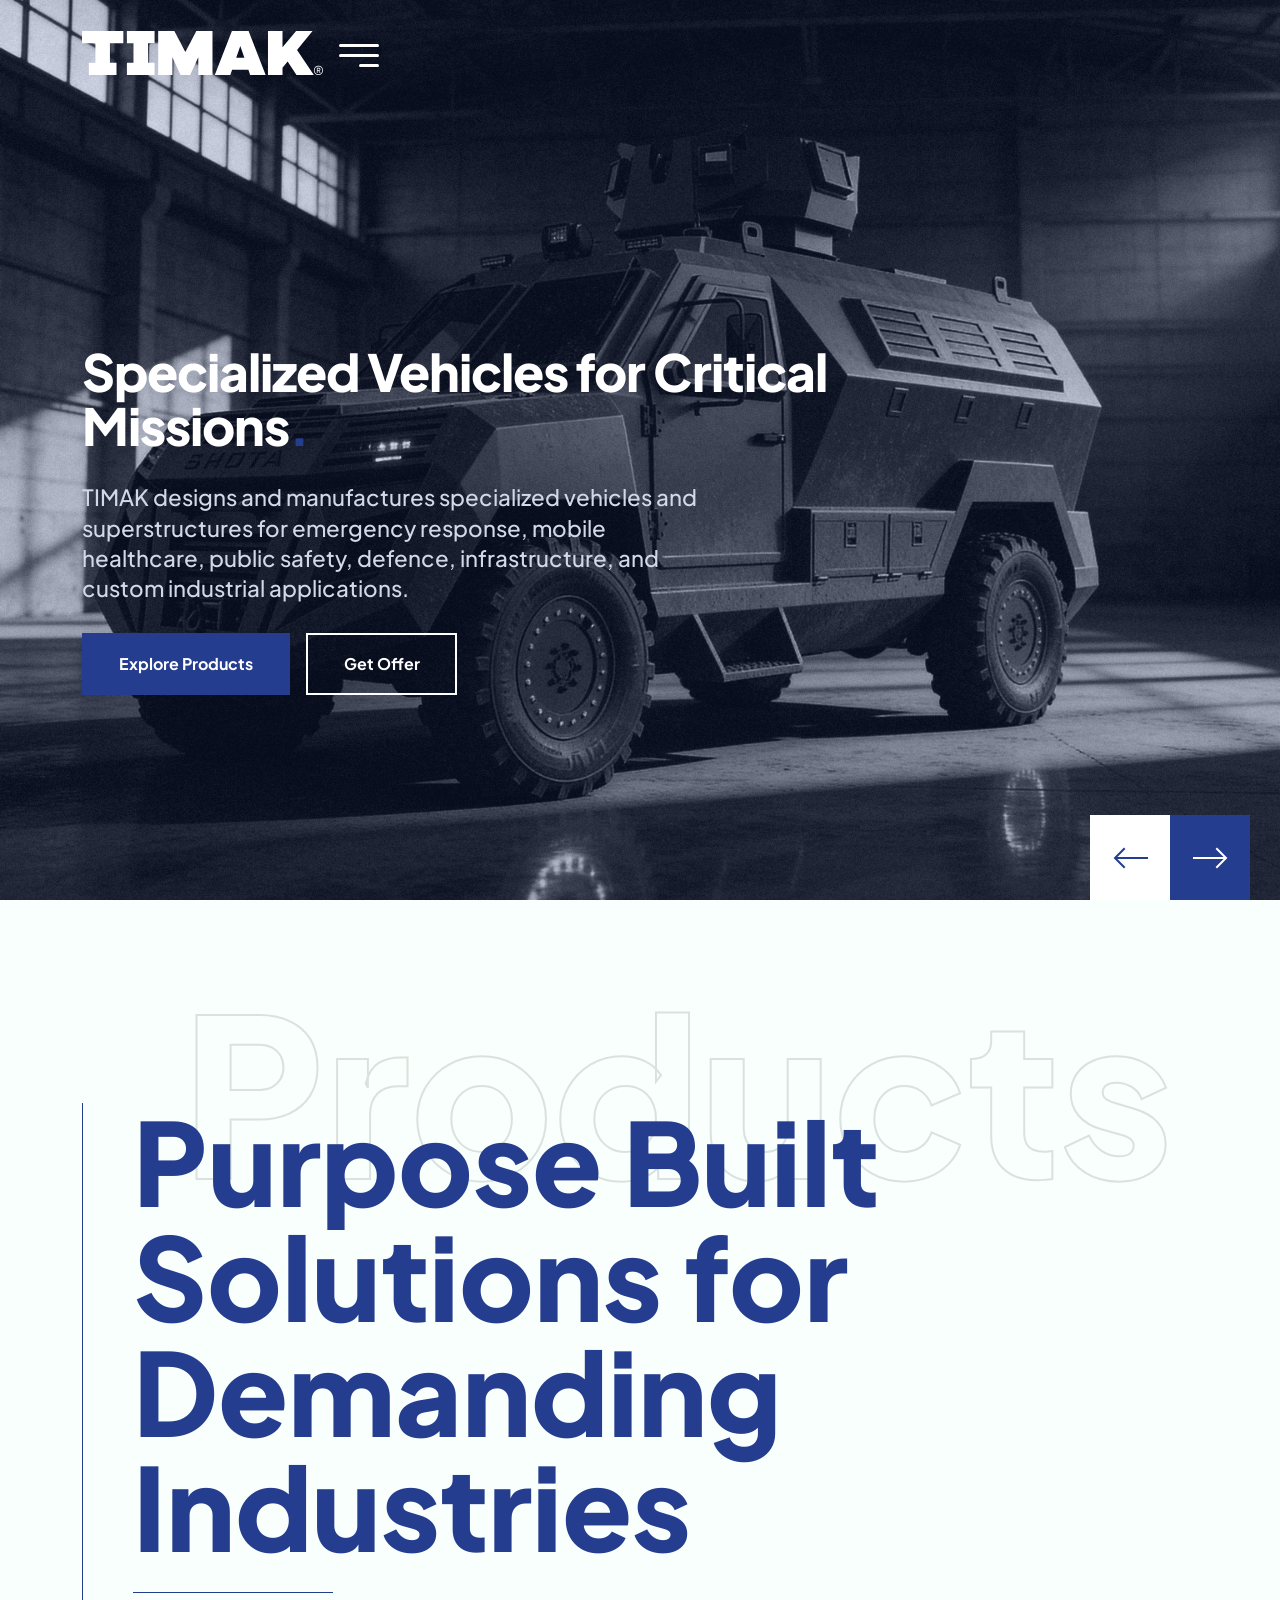
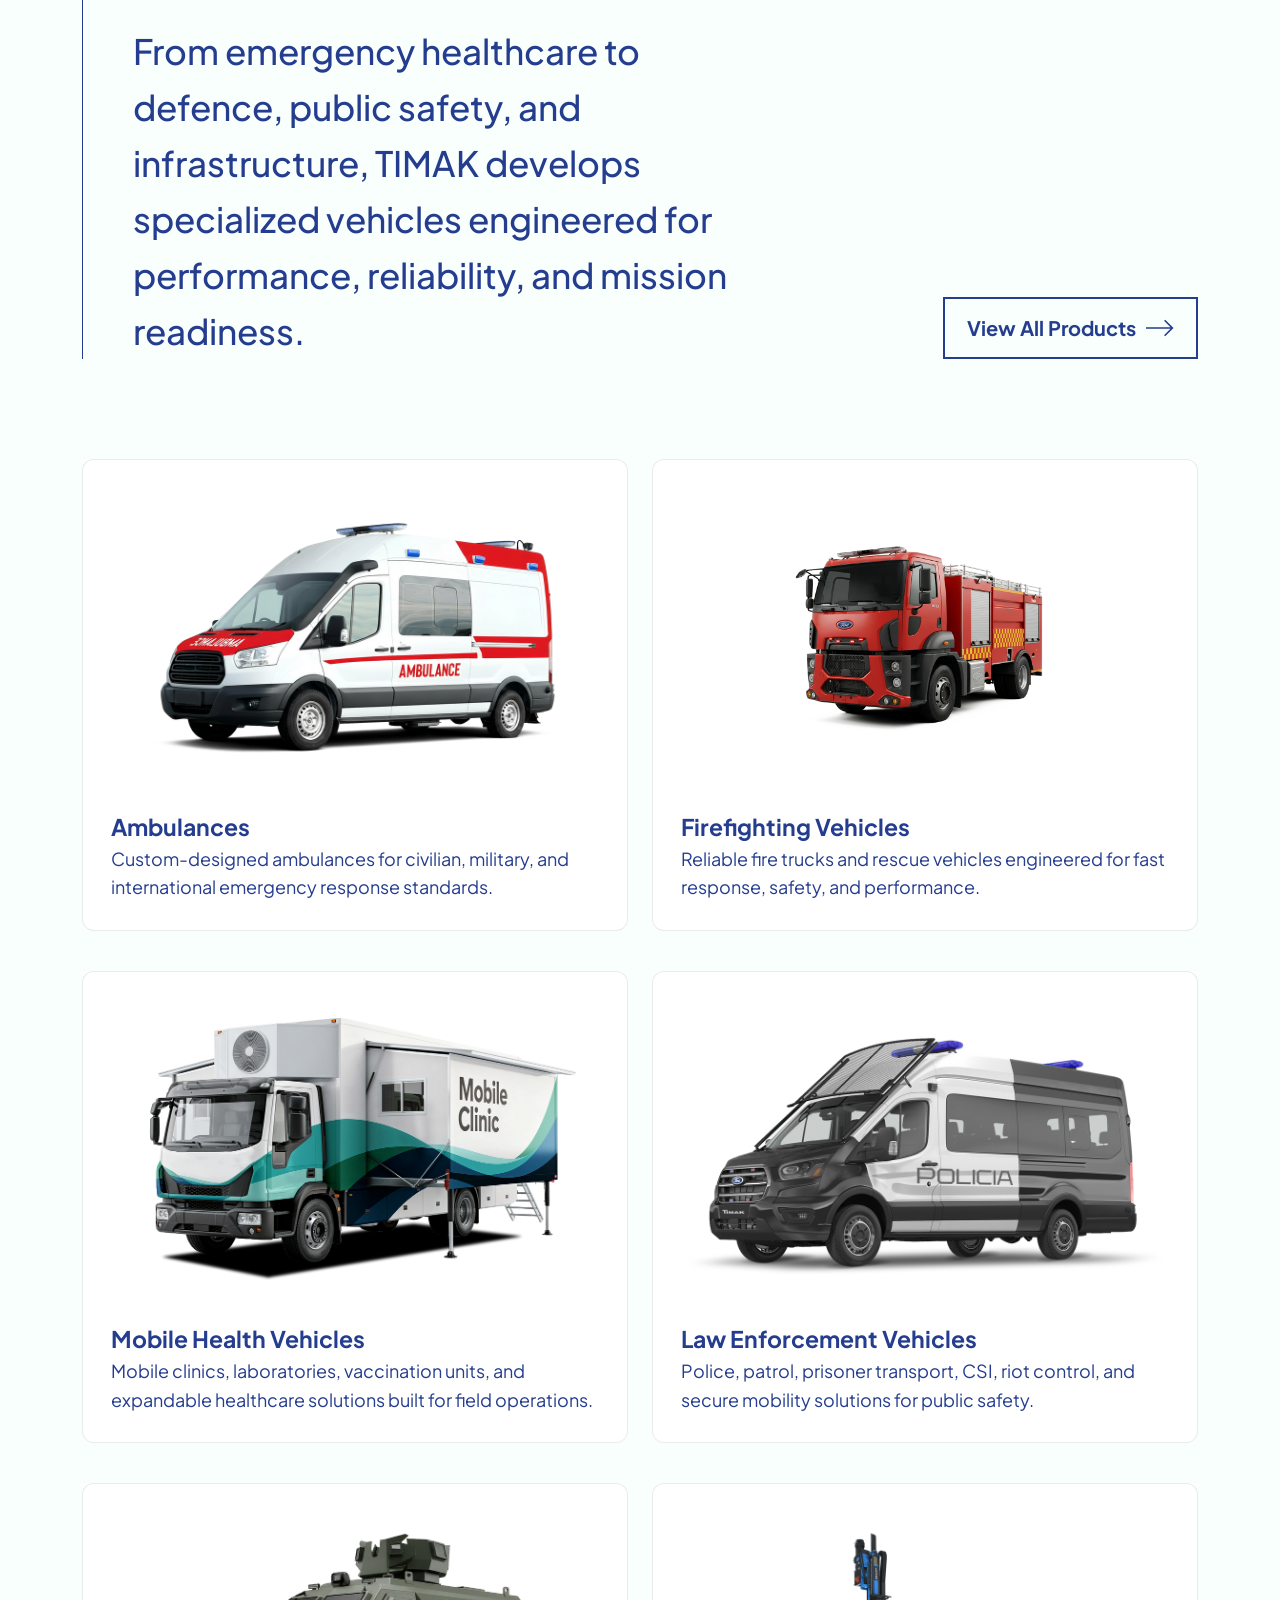
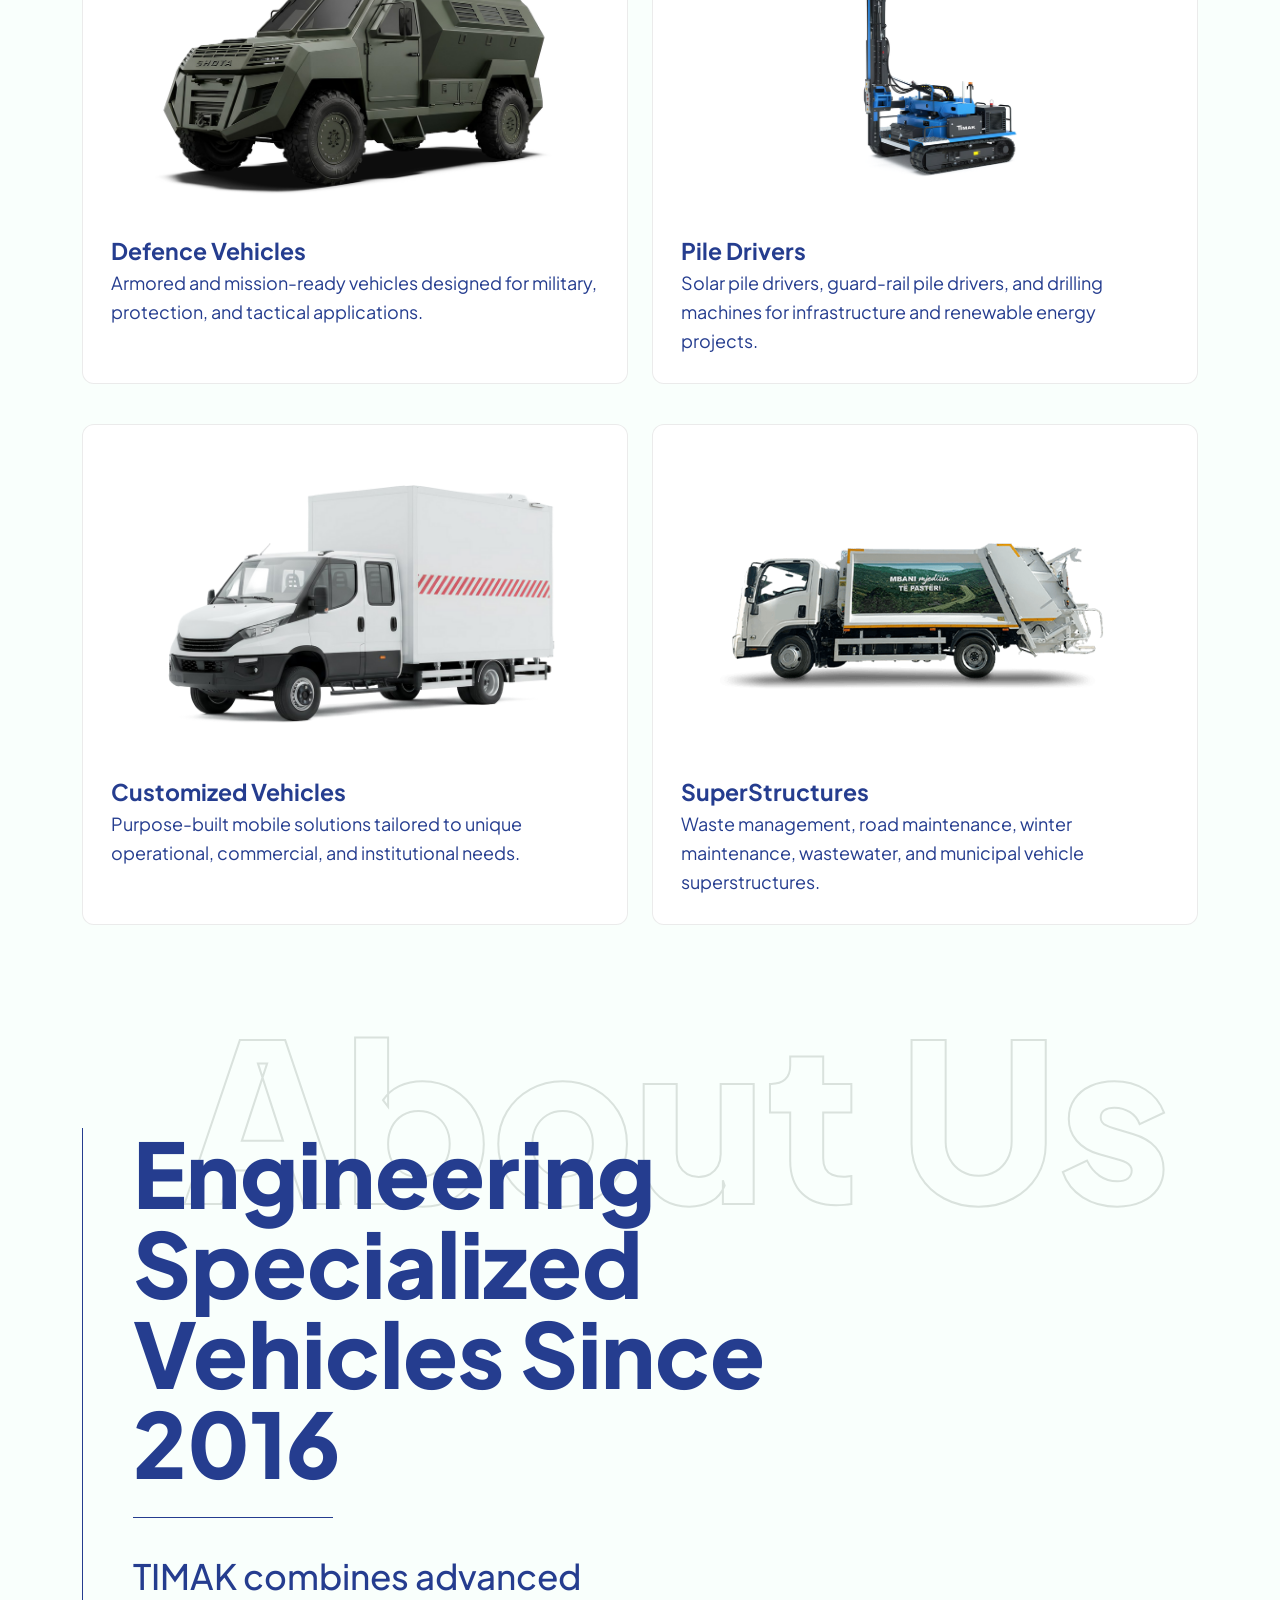
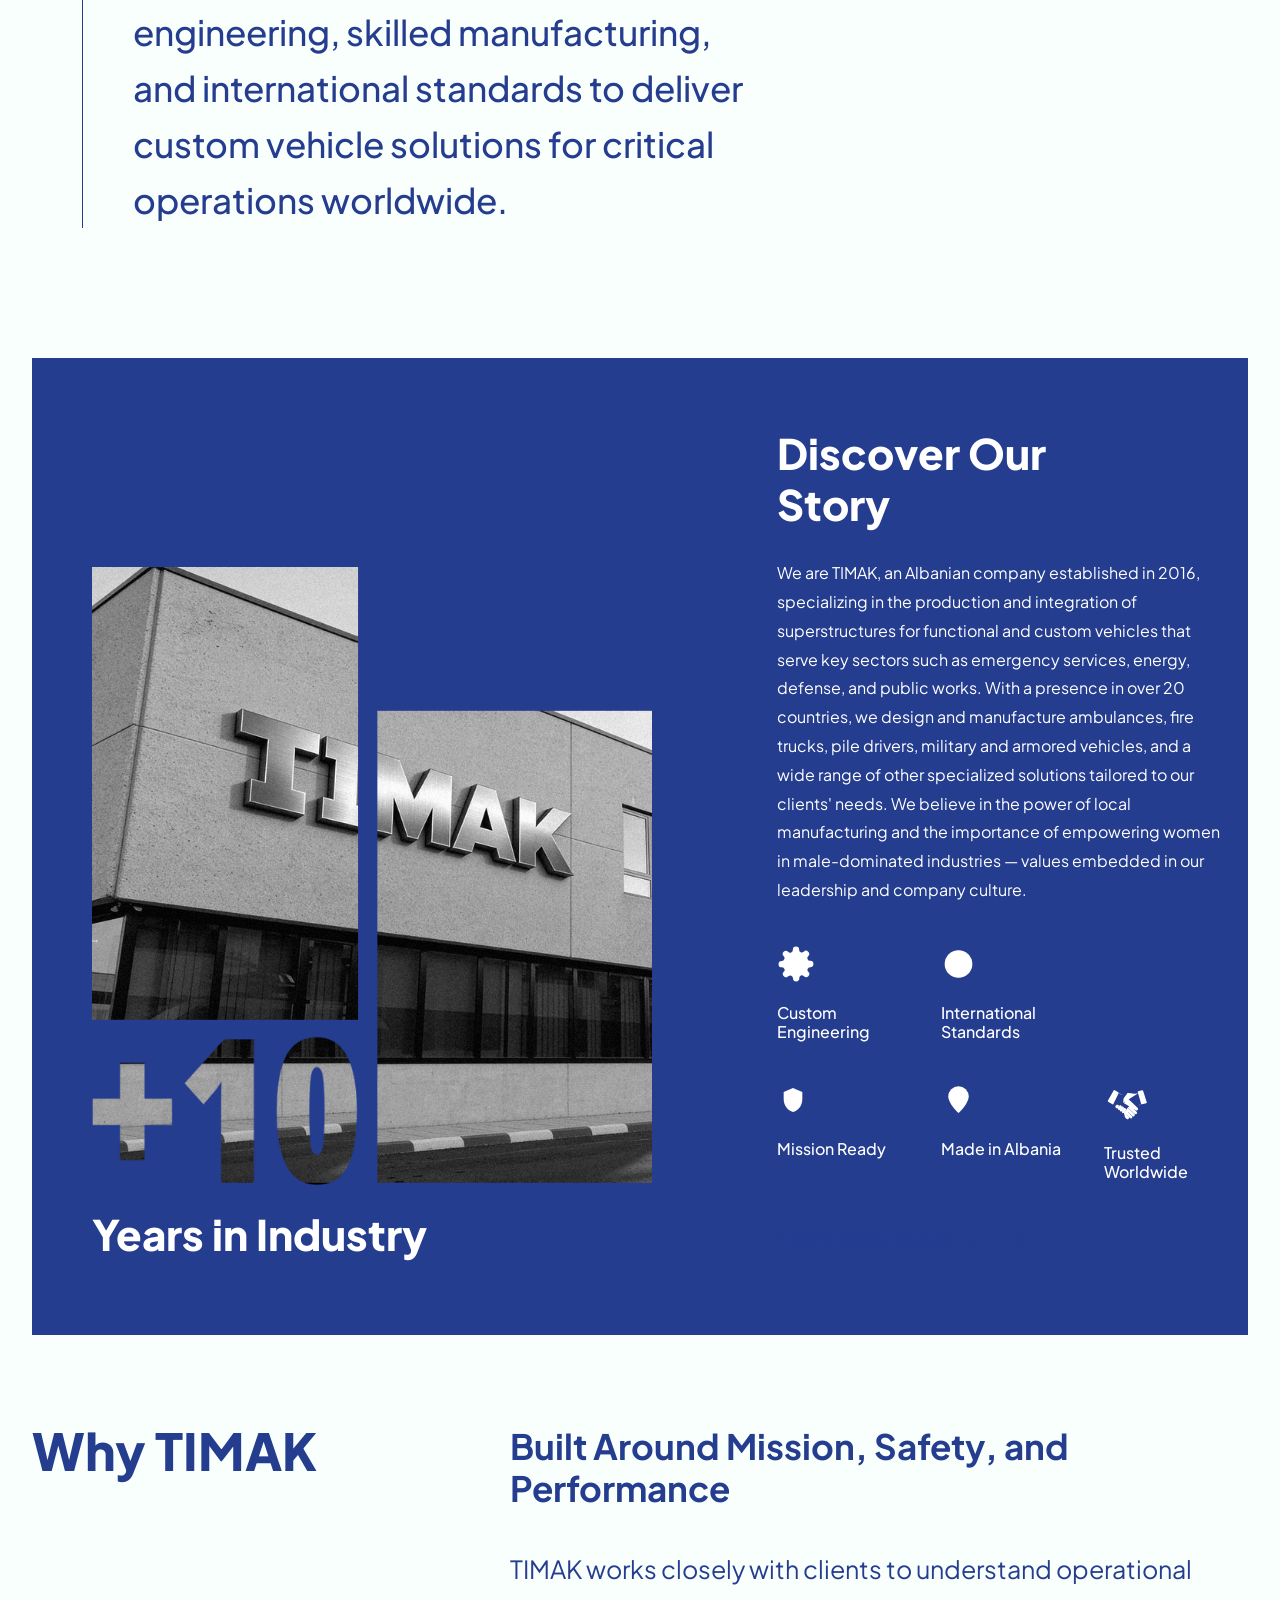
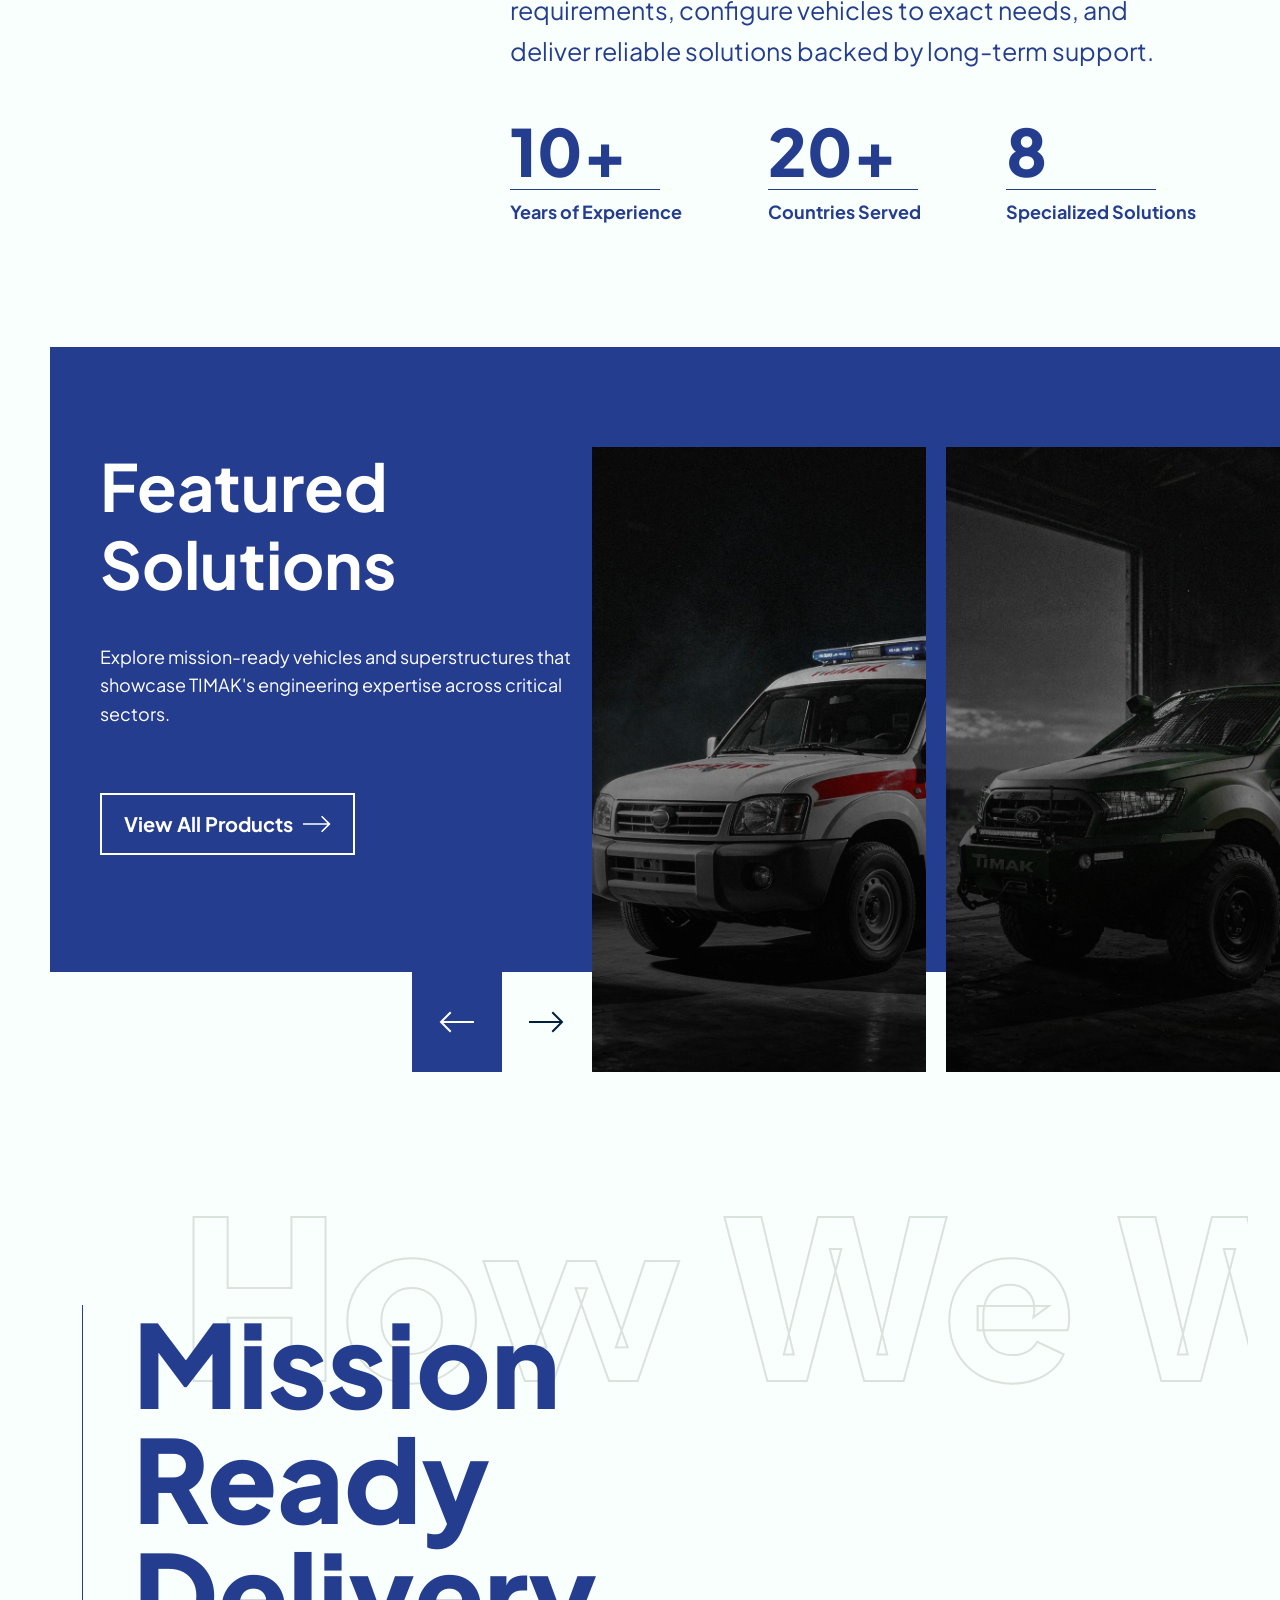
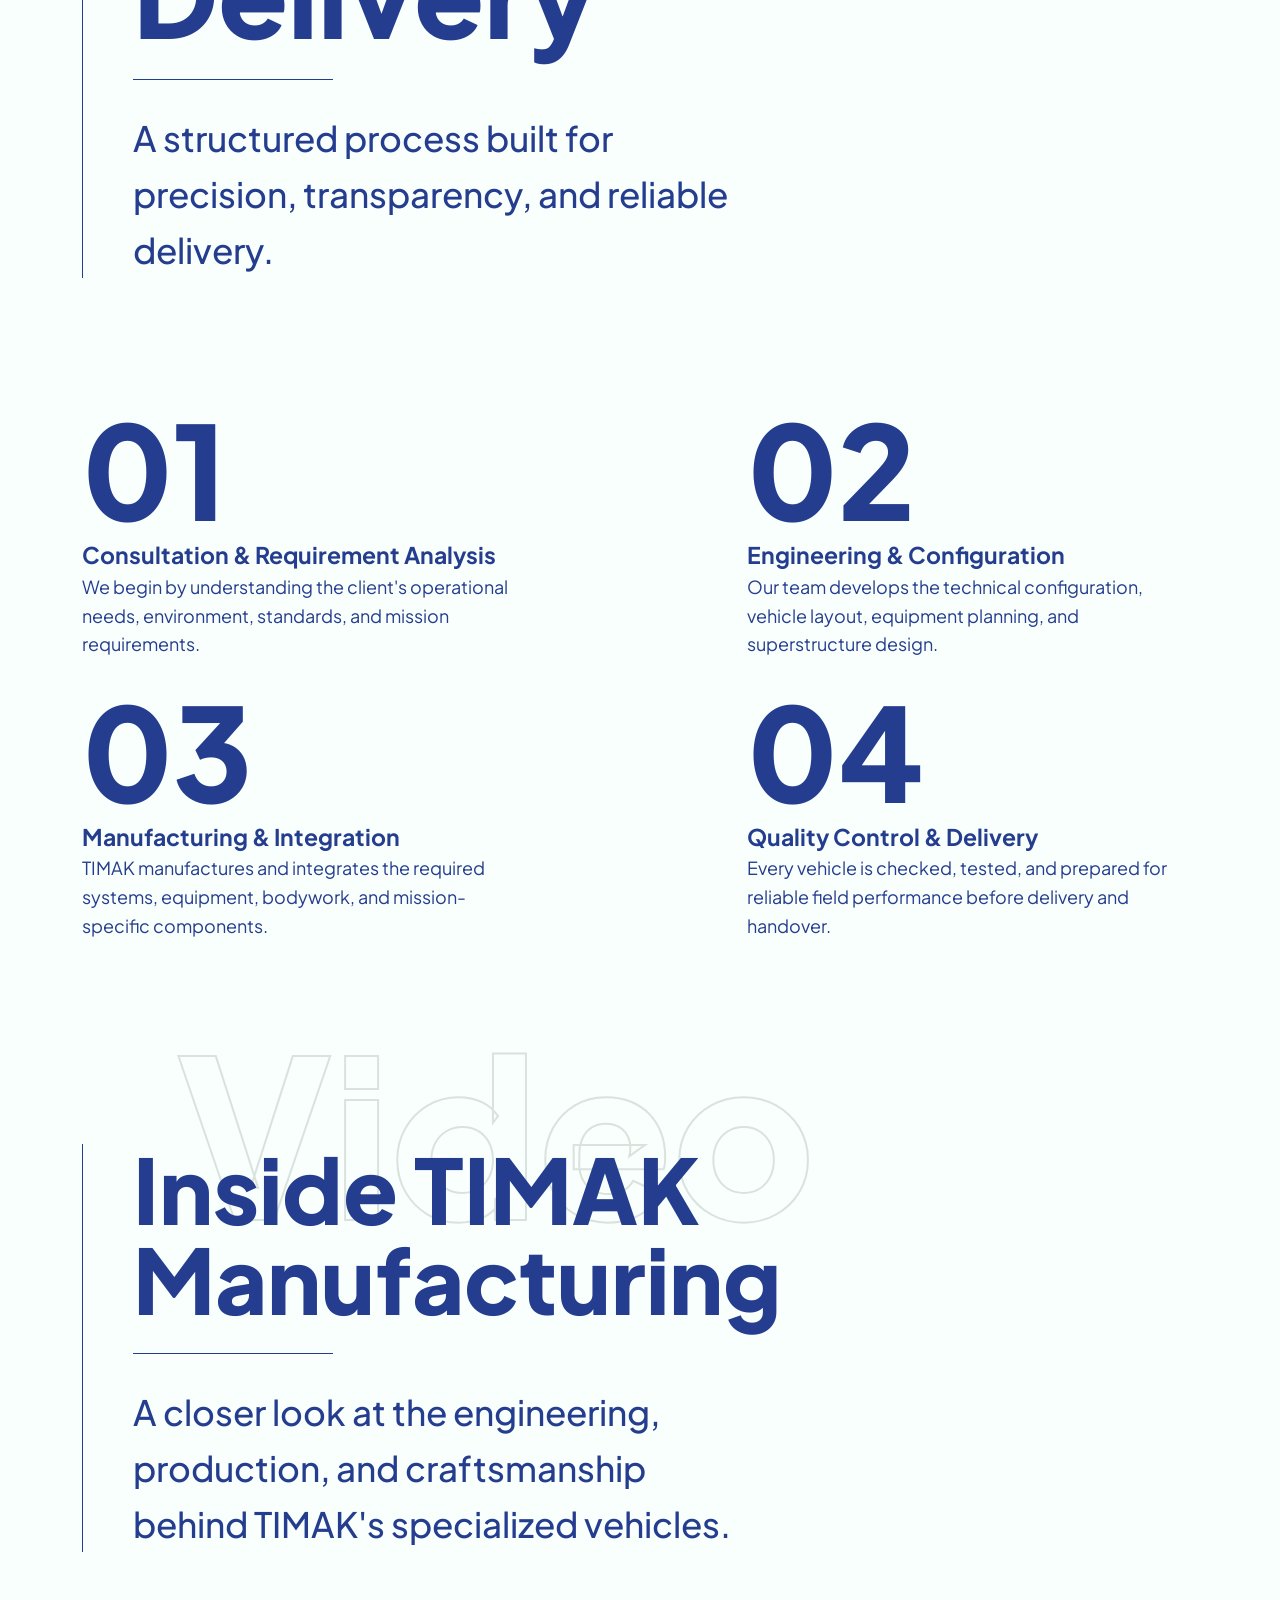
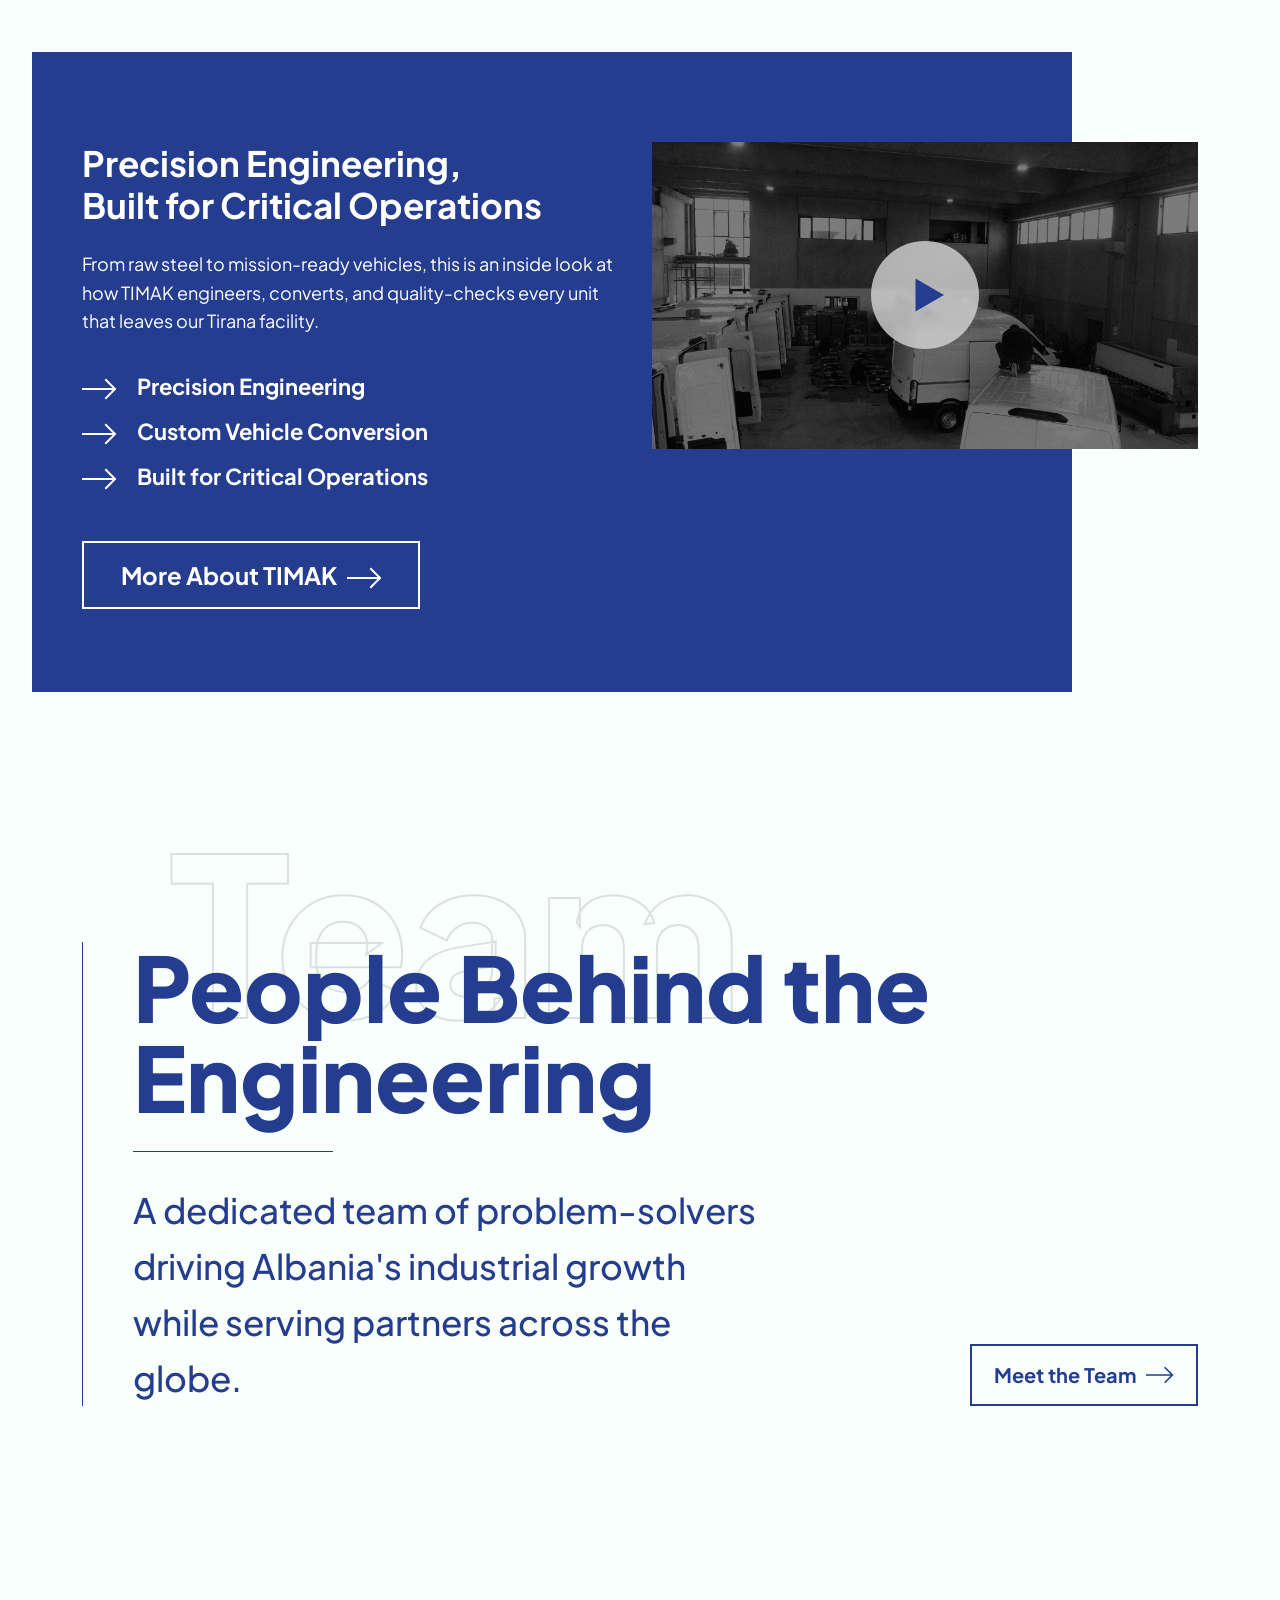
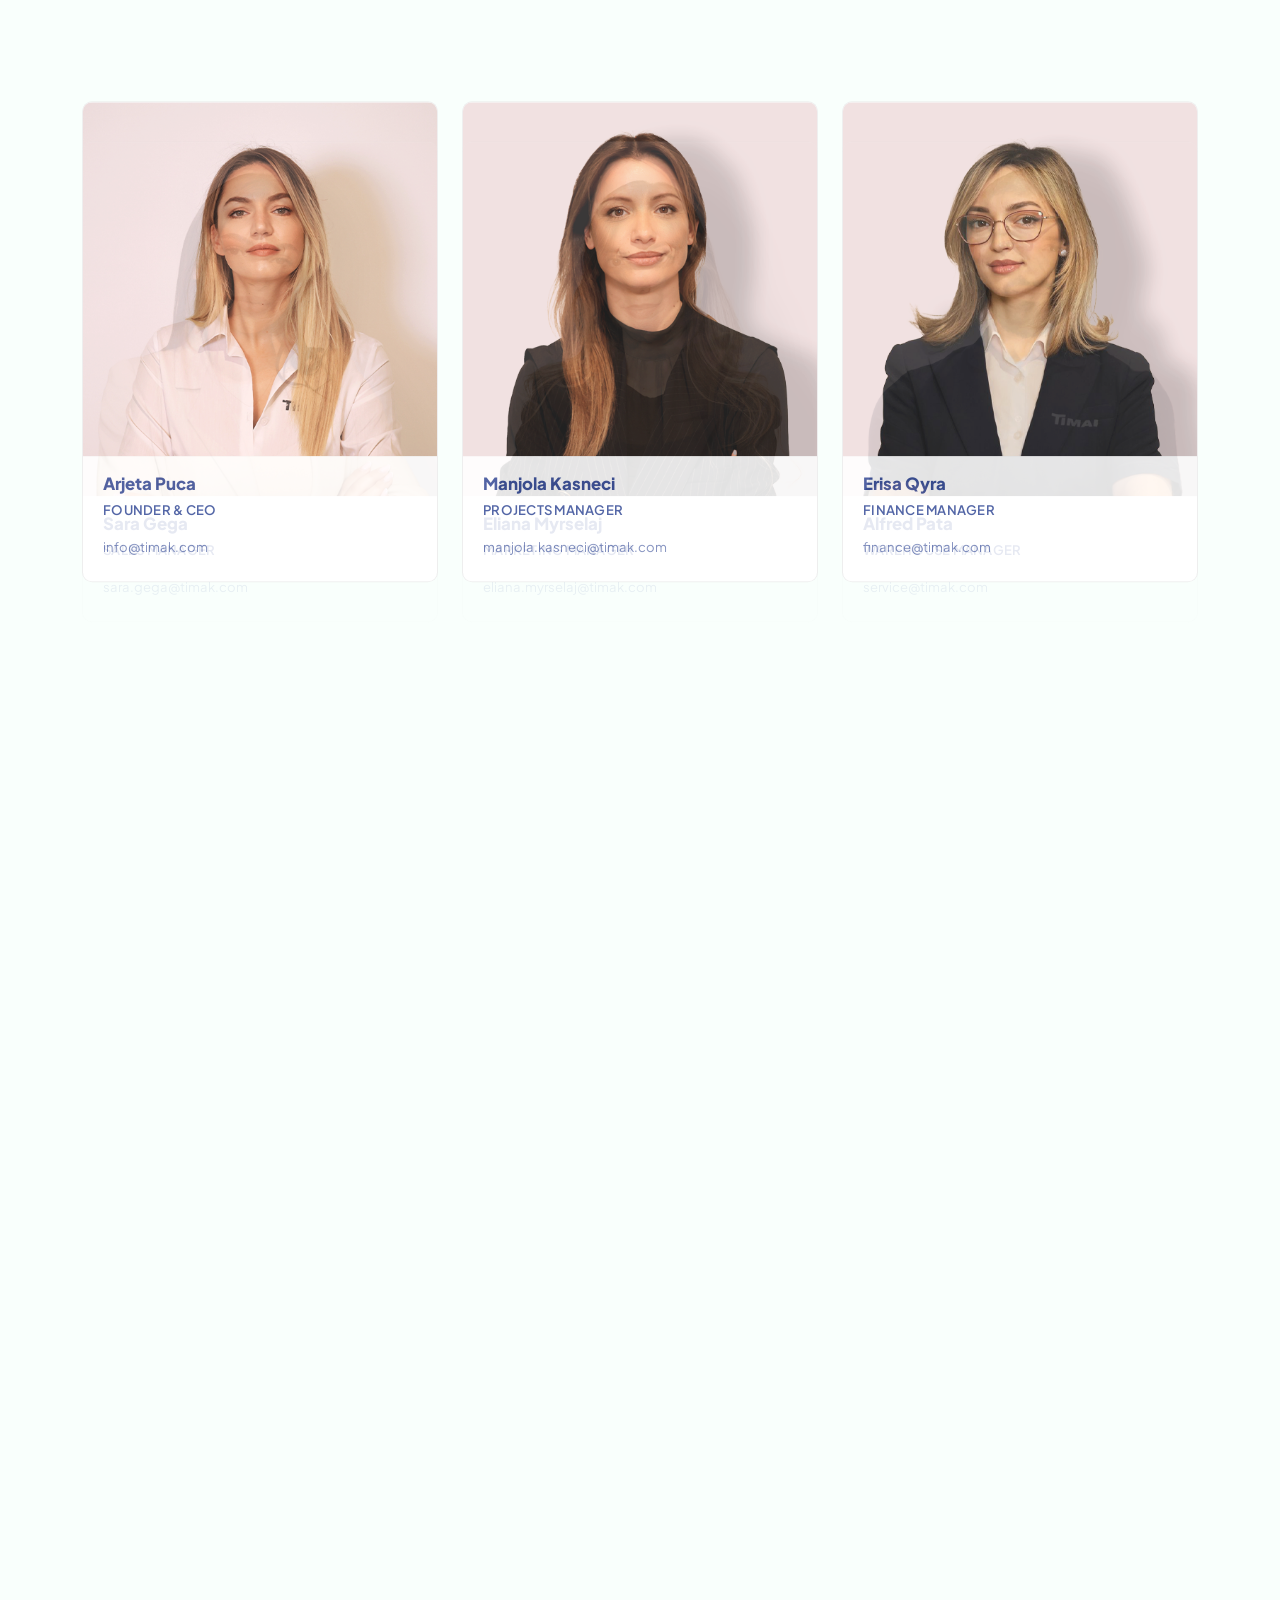
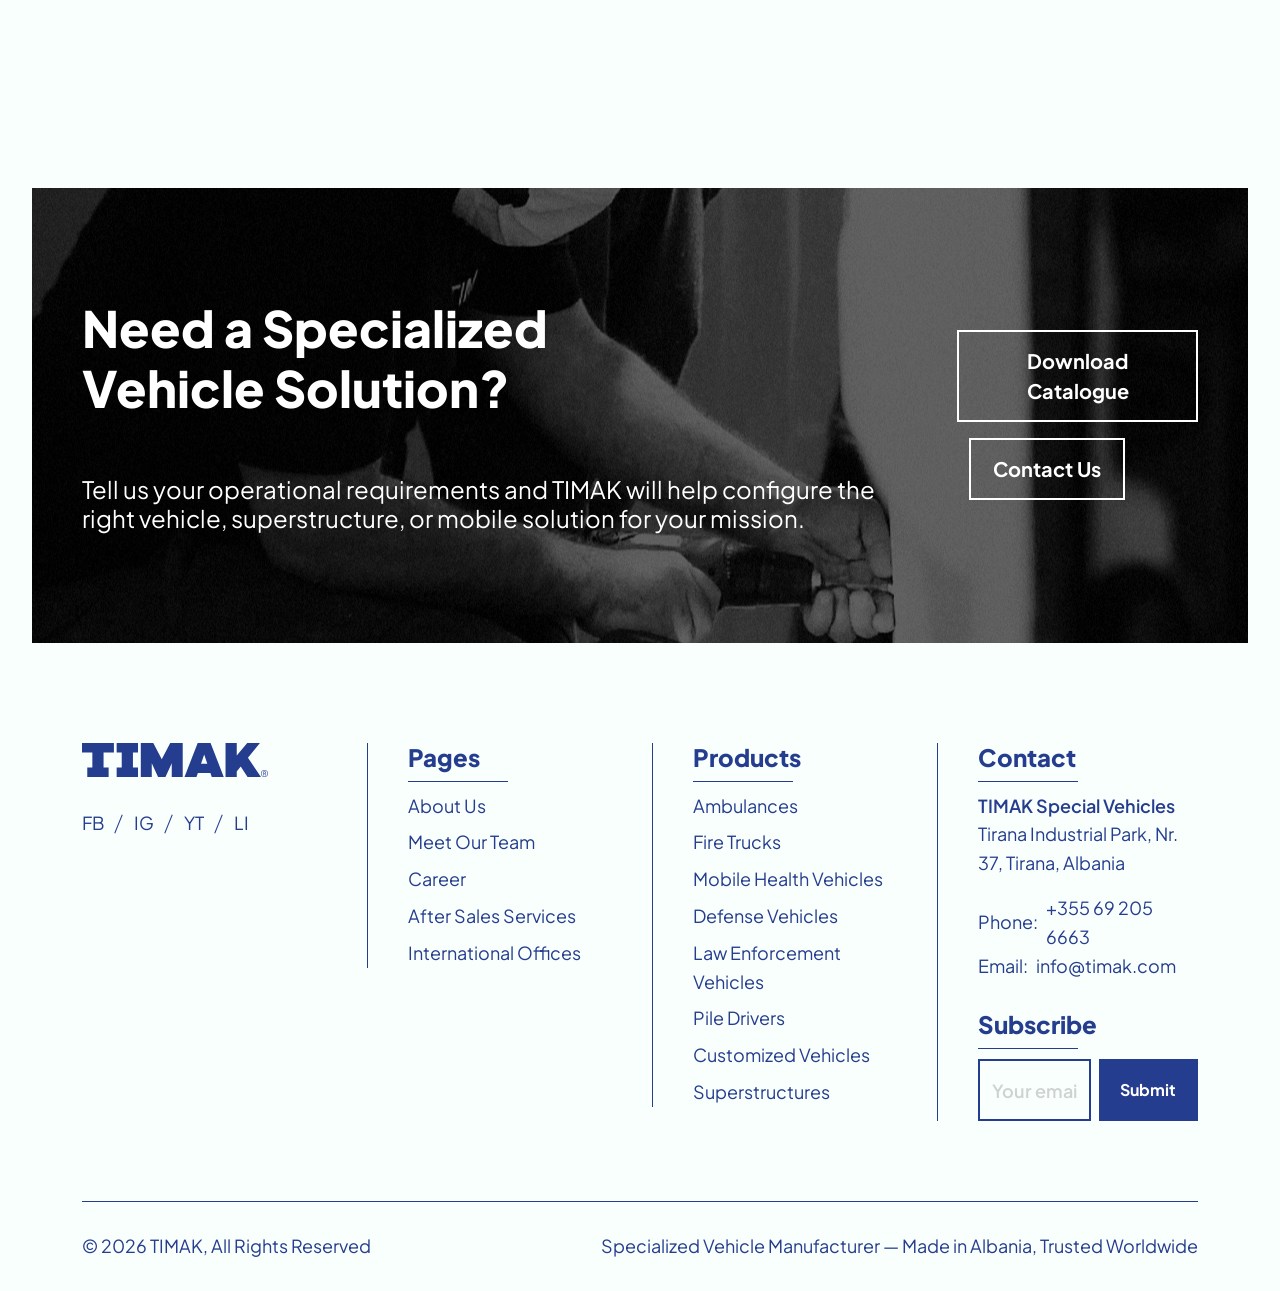
<file: index.html>
<!doctype html>
<html lang="en">

	<head>
		<meta charset="utf-8">
        <meta name="theme-color"  content="#0e2a52">
		<meta name="viewport" content="width=device-width, initial-scale=1">
		<meta name="description" content="TIMAK is an Albanian manufacturer of specialized vehicles and superstructures for emergency response, mobile healthcare, defence, law enforcement, and infrastructure. Ambulances, firefighting vehicles, defence vehicles, pile drivers, and more — engineered for critical missions, trusted worldwide." data-i18n-content="seo.home.description">
		<title data-i18n-doctitle="seo.home.title">TIMAK | Specialized Vehicle Manufacturer for Critical Missions</title>
		<link rel="icon" type="image/svg+xml" href="assets/images/timak-logo-vertical.svg">
		<link rel="alternate icon" href="assets/images/fav-icon/favicon.ico">

		<!-- Google fonts -->
		<link rel="preconnect" href="https://fonts.googleapis.com">
		<link rel="preconnect" href="https://fonts.gstatic.com" crossorigin>
		<link href="https://fonts.googleapis.com/css2?family=Plus+Jakarta+Sans:ital,wght@0,300;0,400;0,500;0,600;0,700;0,800;1,400;1,500;1,600;1,700;1,800&display=swap" rel="stylesheet">

		<!-- Main CSS -->
		<link rel="stylesheet" href="assets/css/swiper-bundle.min.css">
		<link rel="stylesheet" href="assets/css/odometer.css">
		<link rel="stylesheet" href="assets/css/animate.css">
		<link rel="stylesheet" href="assets/css/magnific-popup.css">
		<link rel="stylesheet" href="assets/css/style.css">
		<link rel="stylesheet" href="assets/css/rtl.css">

		<!-- TIMAK brand adjustments -->
		<style>
			.timak-logo-header{ height:38px; width:auto; display:block; }
			.timak-logo-footer{ height:34px; width:auto; display:block; }
			@media (min-width: 1200px){ .timak-logo-header{ height:44px; } }
			.lang-dropdown .dropdown-menu{ min-width:6rem; }
			.industria-button .btn + .btn{ margin-left: .75rem; }
			.hero-cta-group{ display:flex; flex-wrap:wrap; gap:16px; }
			.approach-tags{ list-style:none; padding:0; margin:0; display:flex; flex-wrap:wrap; gap:12px; }
			.approach-tags li{ border:1px solid rgba(255,255,255,.35); border-radius:40px; padding:8px 18px; font-weight:600; font-size:.85rem; }
			.product-card{ background:#fff; border:1px solid rgba(0,0,0,.08); border-radius:12px; padding:28px; display:flex; flex-direction:column; gap:20px; height:100%; box-sizing:border-box; transition:box-shadow .3s ease, transform .3s ease; color:inherit; text-decoration:none; }
			.product-card:hover{ box-shadow:0 12px 30px rgba(0,0,0,.08); transform:translateY(-3px); color:inherit; }
			.product-card:hover .service-title{ background-size:100% 2px; }
			.product-thumb{ aspect-ratio:16/10; display:flex; align-items:center; justify-content:center; overflow:hidden; }
			.product-thumb img{ max-width:100%; max-height:100%; width:auto; height:auto; object-fit:contain; }
			.about-contents-start{ max-width:560px; width:100%; }
			.about-contents-start img{ width:100%; height:auto; }
			.stroke-heading.about-svg-icon{ --bs-stroke-heading-color:#fff; }
			.about-svg-icon .handshake-icon{ height:42px !important; }
			.team-card-compact{ background:#fff; border:1px solid rgba(0,0,0,.07); border-radius:10px; overflow:hidden; height:100%; transition:box-shadow .3s ease, transform .3s ease; }
			.team-card-compact:hover{ box-shadow:0 10px 26px rgba(0,0,0,.08); transform:translateY(-3px); }
			.team-card-compact-photo{ aspect-ratio:1/1; overflow:hidden; background:#f3f4f6; }
			.team-card-compact-photo img{ display:block; width:100%; height:100%; object-fit:cover; object-position:top center; }
			.team-card-compact-body{ padding:18px 20px 20px; }
			.team-card-compact-name{ font-size:1.05rem; margin-bottom:2px; }
			.team-card-compact-role{ color:var(--bs-primary); font-weight:600; font-size:.82rem; text-transform:uppercase; letter-spacing:.02em; margin-bottom:8px; }
			.team-card-compact-email{ font-size:.82rem; color:var(--bs-secondary); opacity:.7; text-decoration:none; display:block; }
			.team-card-compact-email:hover{ opacity:1; color:var(--bs-primary); }
			.team-scroll-stage{ display:grid; }
			.team-scroll-stage > .team-scroll-group{ grid-area:1/1; pointer-events:none; }
			.team-scroll-stage > .team-scroll-group.is-active{ pointer-events:auto; }
			.team-placeholder{ background:#0e2a52 url('assets/images/photos/TIMAK_15.jpg') center/cover no-repeat; }
			#heroSlider .carousel-item{ overflow:hidden; }
			#heroSlider .carousel-item img{ object-position:center; }
			.hero-1 .hero-heading{ font-size:clamp(2rem, 4vw, 3.5rem); line-height:1.05; letter-spacing:-0.02em; max-width:760px; margin-bottom:0; }
			.hero-1 .content-text p.fs-4{ margin-top:0; font-size:1.4rem; line-height:1.35; max-width:680px; }
			.hero-1 .content-text{ padding-top:0 !important; padding-bottom:0 !important; align-items:flex-start; text-align:left; }
			.hero-1 .hero-cta-group{ justify-content:flex-start; }

			/* Full viewport-height hero */
			.hero-1,
			#heroSlider.carousel,
			#heroSlider .carousel-inner,
			#heroSlider .carousel-item{ height:100vh; min-height:100vh; }
			.hero-1 .carousel-captions{
				position:absolute;
				inset:0;
				display:flex;
				align-items:center;
				padding-top:140px;
			}
			.hero-1 .carousel-captions > .container{ width:100%; }
			@media (max-width:1199.98px){
				.hero-1 .carousel-captions{ padding-top:120px; }
			}
			@media (max-width:767.98px){
				.hero-1,
				#heroSlider.carousel,
				#heroSlider .carousel-inner,
				#heroSlider .carousel-item{ height:auto; min-height:100svh; }
				.hero-1 .carousel-captions{ padding-top:110px; padding-bottom:60px; }
			}

			/* Transparent header over hero at top of page, solid on scroll */
			.header-transparent{ transition: background-color .45s ease, box-shadow .45s ease; padding-top:14px; padding-bottom:14px; }
			@media (min-width:1200px){ .header-transparent{ padding-top:18px; padding-bottom:18px; } }
			.header-transparent:not(.sticky){
				--bs-header-bg: transparent;
				box-shadow: none;
			}
			.header-transparent:not(.sticky) .nav-border{
				--bs-navbar-border-color: transparent;
				border-top: 0;
			}
			.header-transparent:not(.sticky) .navbar{
				--bs-navbar-color: #fff;
				--bs-navbar-hover-color: #fff;
				--bs-navbar-active-color: #fff;
			}
			.header-transparent:not(.sticky) .nav-link.active,
			.header-transparent:not(.sticky) .nav-link.show{
				color: #fff;
			}
			.header-transparent:not(.sticky) .nav-link,
			.header-transparent:not(.sticky) .toggler-icon{
				transition: color .35s ease;
			}
			.header-transparent:not(.sticky) .dropdown-icon svg path{
				fill: #fff;
				transition: fill .35s ease;
			}
			.header-transparent:not(.sticky) .toggler-icon svg line{
				stroke: #fff;
				transition: stroke .35s ease;
			}
			.header-transparent:not(.sticky) .timak-logo-header{
				filter: brightness(0) invert(1);
				transition: filter .35s ease;
			}
			.header-transparent .timak-logo-header,
			.header-transparent .dropdown-icon svg path,
			.header-transparent .toggler-icon svg line{
				transition: filter .35s ease, fill .35s ease, stroke .35s ease;
			}
		</style>

	</head>



	<body>
		<div class="page">

			<div class="w-100 h-100 position-fixed top-0 start-0 page-lines">
				<div class="container position-relative h-100">
					<span class="page-line-start position-absolute h-100"></span>
					<span class="page-line-end position-absolute h-100"></span>
				</div>
			</div>

			<!--Header Section ======================-->
			<header class="section-header header-1 industria-nav sticky-navbar header-bg-1 header-transparent">
				<nav class="navbar navbar-expand-xxl navbar-light nav-border hover-menu">
					<div class="container">
						<div class="d-flex align-items-center justify-content-between d-xxl-none">
							<a href="index.html" class="navbar-brand logo">
								<img src="assets/images/timak-logo-horizontal.svg" class="timak-logo-header" alt="TIMAK - Specialized Vehicle Manufacturer">
							</a>
							<a href="#" class="toggler-icon text-decoration-none d-block" data-bs-toggle="offcanvas" data-bs-target="#industriaNavbar" aria-controls="industriaNavbar" aria-label="Toggle navigation">
								<svg width="40" height="23" viewBox="0 0 40 23" fill="none" xmlns="http://www.w3.org/2000/svg">
									<line x1="1.5" y1="1.5" x2="38.5" y2="1.5" stroke="#253B2F" stroke-width="3" stroke-linecap="round"/>
									<line x1="1.5" y1="11.5" x2="38.5" y2="11.5" stroke="#253B2F" stroke-width="3" stroke-linecap="round"/>
									<line x1="21.5" y1="21.5" x2="38.5" y2="21.5" stroke="#253B2F" stroke-width="3" stroke-linecap="round"/>
								</svg>
							</a>
						</div>
						<div class="collapse navbar-collapse">
							<div class="d-flex align-items-center justify-content-between flex-grow-1">
								<a href="index.html" class="navbar-brand logo d-none d-xxl-flex align-items-center me-4" style="margin-right:56px;">
									<img src="assets/images/timak-logo-horizontal.svg" class="timak-logo-header" alt="TIMAK - Specialized Vehicle Manufacturer">
								</a>
								<ul class="navbar-nav flex-grow-1 align-items-xl-center justify-content-xl-between gap-3">
									<li class="nav-item">
										<a class="nav-link active" aria-current="page" href="index.html" aria-label="nav-links" data-i18n="nav.home">Home</a>
									</li>
									<li class="nav-item dropdown">
										<a class="nav-link d-flex gap-2 align-items-center" href="products.html" aria-label="nav-links" data-bs-toggle="dropdown-hover" aria-expanded="false"><span data-i18n="nav.products">Products</span><span class="dropdown-icon">
												<svg width="12" height="9" viewBox="0 0 12 9" fill="none" xmlns="http://www.w3.org/2000/svg">
													<path d="M11 8L6 2L1 8"/>
												</svg>
											</span>
										</a>
										<div class="dropdown-menu dropdown-menu-lg dropdown-menu-divisions">
										<div class="row">
											<div class="col-lg-6">
												<div class="d-flex flex-column">
													<span class="dropdown-division-label" data-i18n="nav.products.division.emergency">TIMAK Emergency</span>
													<a class="dropdown-item dropdown-item-nested" href="products.html#ambulances" data-category="ambulances" aria-label="single-pages"><span class="link-hover-animation-1" data-i18n="nav.products.ambulances">Ambulances</span></a>
													<a class="dropdown-item dropdown-item-nested" href="products.html#firefighting-vehicles" data-category="firefighting-vehicles" aria-label="single-pages"><span class="link-hover-animation-1" data-i18n="nav.products.firefighting">Firefighting Vehicles</span></a>
													<a class="dropdown-item dropdown-item-nested" href="products.html#mobile-health-vehicles" data-category="mobile-health-vehicles" aria-label="single-pages"><span class="link-hover-animation-1" data-i18n="nav.products.mobileHealth">Mobile Health Vehicles</span></a>
													<span class="dropdown-division-label dropdown-division-label-spaced" data-i18n="nav.products.division.defence">TIMAK Defence</span>
													<a class="dropdown-item dropdown-item-nested" href="products.html#defence-vehicles" data-category="defence-vehicles" aria-label="single-pages"><span class="link-hover-animation-1" data-i18n="nav.products.defence">Defence Vehicles</span></a>
													<a class="dropdown-item dropdown-item-nested" href="products.html#law-enforcement-vehicles" data-category="law-enforcement-vehicles" aria-label="single-pages"><span class="link-hover-animation-1" data-i18n="nav.products.lawEnforcement">Law Enforcement Vehicles</span></a>
												</div>
											</div>
											<div class="col-lg-6">
												<div class="d-flex flex-column dropdown-items-separator separator">
													<span class="dropdown-division-label" data-i18n="nav.products.division.groundworks">TIMAK Groundworks</span>
													<a class="dropdown-item dropdown-item-nested" href="products.html#pile-drivers" data-category="pile-drivers" aria-label="single-pages"><span class="link-hover-animation-1" data-i18n="nav.products.pileDrivers">Pile Drivers</span></a>
													<span class="dropdown-division-label dropdown-division-label-spaced" data-i18n="nav.products.division.utility">TIMAK Utility</span>
													<a class="dropdown-item dropdown-item-nested" href="products.html#superstructures" data-category="superstructures" aria-label="single-pages"><span class="link-hover-animation-1" data-i18n="nav.products.superstructures">SuperStructures</span></a>
													<span class="dropdown-division-label dropdown-division-label-spaced" data-i18n="nav.products.division.engineering">TIMAK Engineering</span>
													<a class="dropdown-item dropdown-item-nested" href="products.html#customized-vehicles" data-category="customized-vehicles" aria-label="single-pages"><span class="link-hover-animation-1" data-i18n="nav.products.customized">Customized Vehicles</span></a>
												</div>
											</div>
										</div>
									</div>
									</li>
									<li class="nav-item">
										<a class="nav-link" href="after-sales-services.html" aria-label="nav-links" data-i18n="nav.afterSales">After Sales Services</a>
									</li>
									<li class="nav-item dropdown ">
                                        <a class="nav-link d-flex gap-2 align-items-center" href="#" aria-label="nav-links" data-bs-toggle="dropdown" aria-expanded="false"><span data-i18n="nav.company">Company</span><span class="dropdown-icon">
                                                <svg width="12" height="9" viewBox="0 0 12 9" fill="none" xmlns="http://www.w3.org/2000/svg">
                                                    <path d="M11 8L6 2L1 8"/>
                                                </svg>
                                            </span>
                                        </a>
                                        <ul class="dropdown-menu">
                                            <li><a class="dropdown-item" href="about-us.html" aria-label="single-pages"><span class="link-hover-animation-1" data-i18n="nav.company.aboutUs">About Us</span></a></li>
                                            <li><a class="dropdown-item" href="team.html" aria-label="single-pages"><span class="link-hover-animation-1" data-i18n="nav.company.team">Meet Our Team</span></a></li>
                                            <li><a class="dropdown-item" href="career.html" aria-label="single-pages"><span class="link-hover-animation-1" data-i18n="nav.company.career">Career</span></a></li>
                                            <li><a class="dropdown-item" href="international-offices.html" aria-label="single-pages"><span class="link-hover-animation-1" data-i18n="nav.company.offices">International Offices</span></a></li>
                                        </ul>
                                    </li>
									<li class="nav-item">
										<a class="nav-link" href="contact.html" data-i18n="nav.contact">Contact Us</a>
									</li>
									<li class="nav-item dropdown lang-dropdown">
										<a class="nav-link d-flex gap-2 align-items-center" href="#" aria-label="language switcher" data-bs-toggle="dropdown" aria-expanded="false">
											EN
											<span class="dropdown-icon">
												<svg width="12" height="9" viewBox="0 0 12 9" fill="none" xmlns="http://www.w3.org/2000/svg">
													<path d="M11 8L6 2L1 8"/>
												</svg>
											</span>
										</a>
										<ul class="dropdown-menu" data-lang-switcher>
											<li><a class="dropdown-item active" href="#" data-lang="en">EN</a></li>
											<li><a class="dropdown-item" href="#" data-lang="sq">SQ</a></li>
											<li><a class="dropdown-item" href="#" data-lang="ru">RU</a></li>
											<li><a class="dropdown-item" href="#" data-lang="es">ES</a></li>
											<li><a class="dropdown-item" href="#" data-lang="fr">FR</a></li>
											<li><a class="dropdown-item" href="#" data-lang="ar">AR</a></li>
										</ul>
									</li>
								</ul>
							</div>
						</div>
					</div>
					<!-- container-fluid -->
				</nav>

			</header>
			<!--Header Section ======================-->


			<!--Mobile-Header ======================-->
			<nav class="industria-nav" aria-label="Offcanvas navbar large">
				<div class="offcanvas offcanvas-end" data-bs-backdrop="static" tabindex="-1" id="industriaNavbar" aria-labelledby="industriaNavbarLabel">
					<div class="offcanvas-header">
						<span class="offcanvas-title" id="industriaNavbarLabel">
							<a href="index.html" class="navbar-brand logo">
								<img src="assets/images/timak-logo-horizontal.svg" class="timak-logo-header" alt="TIMAK - Specialized Vehicle Manufacturer">
							</a>
						</span>
						<button type="button" class="btn-close" data-bs-dismiss="offcanvas" aria-label="Close"></button>
					</div>
					<div class="offcanvas-body justify-content-between section-full-width">
						<ul class="navbar-nav flex-grow-1 align-items-xl-center gap-3 gap-xl-40 gap-xxl-50">
							<li class="nav-item">
								<a class="nav-link active" aria-current="page" href="index.html" aria-label="nav-links" data-i18n="nav.home">Home</a>
							</li>
							<li class="nav-item dropdown">
								<a class="nav-link d-flex gap-2 align-items-center" href="products.html" aria-label="nav-links" data-bs-toggle="dropdown-hover" aria-expanded="false"><span data-i18n="nav.products">Products</span><span class="dropdown-icon">
										<svg width="12" height="9" viewBox="0 0 12 9" fill="none" xmlns="http://www.w3.org/2000/svg">
											<path d="M11 8L6 2L1 8"/>
										</svg>
									</span>
								</a>
								<div class="dropdown-menu dropdown-menu-lg dropdown-menu-divisions">
										<div class="row">
											<div class="col-lg-6">
												<div class="d-flex flex-column">
													<span class="dropdown-division-label" data-i18n="nav.products.division.emergency">TIMAK Emergency</span>
													<a class="dropdown-item dropdown-item-nested" href="products.html#ambulances" data-category="ambulances" aria-label="single-pages"><span class="link-hover-animation-1" data-i18n="nav.products.ambulances">Ambulances</span></a>
													<a class="dropdown-item dropdown-item-nested" href="products.html#firefighting-vehicles" data-category="firefighting-vehicles" aria-label="single-pages"><span class="link-hover-animation-1" data-i18n="nav.products.firefighting">Firefighting Vehicles</span></a>
													<a class="dropdown-item dropdown-item-nested" href="products.html#mobile-health-vehicles" data-category="mobile-health-vehicles" aria-label="single-pages"><span class="link-hover-animation-1" data-i18n="nav.products.mobileHealth">Mobile Health Vehicles</span></a>
													<span class="dropdown-division-label dropdown-division-label-spaced" data-i18n="nav.products.division.defence">TIMAK Defence</span>
													<a class="dropdown-item dropdown-item-nested" href="products.html#defence-vehicles" data-category="defence-vehicles" aria-label="single-pages"><span class="link-hover-animation-1" data-i18n="nav.products.defence">Defence Vehicles</span></a>
													<a class="dropdown-item dropdown-item-nested" href="products.html#law-enforcement-vehicles" data-category="law-enforcement-vehicles" aria-label="single-pages"><span class="link-hover-animation-1" data-i18n="nav.products.lawEnforcement">Law Enforcement Vehicles</span></a>
												</div>
											</div>
											<div class="col-lg-6">
												<div class="d-flex flex-column dropdown-items-separator separator">
													<span class="dropdown-division-label" data-i18n="nav.products.division.groundworks">TIMAK Groundworks</span>
													<a class="dropdown-item dropdown-item-nested" href="products.html#pile-drivers" data-category="pile-drivers" aria-label="single-pages"><span class="link-hover-animation-1" data-i18n="nav.products.pileDrivers">Pile Drivers</span></a>
													<span class="dropdown-division-label dropdown-division-label-spaced" data-i18n="nav.products.division.utility">TIMAK Utility</span>
													<a class="dropdown-item dropdown-item-nested" href="products.html#superstructures" data-category="superstructures" aria-label="single-pages"><span class="link-hover-animation-1" data-i18n="nav.products.superstructures">SuperStructures</span></a>
													<span class="dropdown-division-label dropdown-division-label-spaced" data-i18n="nav.products.division.engineering">TIMAK Engineering</span>
													<a class="dropdown-item dropdown-item-nested" href="products.html#customized-vehicles" data-category="customized-vehicles" aria-label="single-pages"><span class="link-hover-animation-1" data-i18n="nav.products.customized">Customized Vehicles</span></a>
												</div>
											</div>
										</div>
									</div>
							</li>
							<li class="nav-item">
								<a class="nav-link" href="after-sales-services.html" aria-label="nav-links" data-i18n="nav.afterSales">After Sales Services</a>
							</li>
							<li class="nav-item dropdown ">
								<a class="nav-link d-flex gap-2 align-items-center" href="#" aria-label="nav-links" data-bs-toggle="dropdown" aria-expanded="false"><span data-i18n="nav.company">Company</span><span class="dropdown-icon">
										<svg width="12" height="9" viewBox="0 0 12 9" fill="none" xmlns="http://www.w3.org/2000/svg">
											<path d="M11 8L6 2L1 8"/>
										</svg>
									</span>
								</a>
								<ul class="dropdown-menu">
									<li><a class="dropdown-item" href="about-us.html" aria-label="single-pages"><span class="link-hover-animation-1" data-i18n="nav.company.aboutUs">About Us</span></a></li>
									<li><a class="dropdown-item" href="team.html" aria-label="single-pages"><span class="link-hover-animation-1" data-i18n="nav.company.team">Meet Our Team</span></a></li>
									<li><a class="dropdown-item" href="career.html" aria-label="single-pages"><span class="link-hover-animation-1" data-i18n="nav.company.career">Career</span></a></li>
									<li><a class="dropdown-item" href="international-offices.html" aria-label="single-pages"><span class="link-hover-animation-1" data-i18n="nav.company.offices">International Offices</span></a></li>
								</ul>
							</li>
							<li class="nav-item">
								<a class="nav-link" href="contact.html" data-i18n="nav.contact">Contact Us</a>
							</li>
							<li class="nav-item dropdown lang-dropdown">
								<a class="nav-link d-flex gap-2 align-items-center" href="#" aria-label="language switcher" data-bs-toggle="dropdown" aria-expanded="false">
									EN
									<span class="dropdown-icon">
										<svg width="12" height="9" viewBox="0 0 12 9" fill="none" xmlns="http://www.w3.org/2000/svg">
											<path d="M11 8L6 2L1 8"/>
										</svg>
									</span>
								</a>
								<ul class="dropdown-menu" data-lang-switcher>
									<li><a class="dropdown-item active" href="#" data-lang="en">EN</a></li>
									<li><a class="dropdown-item" href="#" data-lang="sq">SQ</a></li>
									<li><a class="dropdown-item" href="#" data-lang="ru">RU</a></li>
									<li><a class="dropdown-item" href="#" data-lang="es">ES</a></li>
									<li><a class="dropdown-item" href="#" data-lang="fr">FR</a></li>
									<li><a class="dropdown-item" href="#" data-lang="ar">AR</a></li>
								</ul>
							</li>
						</ul>
						<div class="d-flex align-items-center gap-40 gap-xxl-50 pt-30 pt-xl-0">
							<div>
								<a href="contact.html" class="btn btn-primary"><span data-i18n="common.getOffer">Get Offer</span></a>
							</div>
						</div>
					</div>
				</div>
			</nav>
			<!--Mobile-Header ======================-->


			<!--Hero Section ======================-->
			<section class="section-hero hero-1">
				<div id="heroSlider" class="carousel carousel-dark slide" data-bs-interval="4500" data-bs-ride="carousel">

					<div class="carousel-inner">
						<div class="carousel-item active">
							<img src="assets/images/photos/TIMAK_5.jpg" class="img-fluid" alt="TIMAK SHOTA MRAP defence vehicle inside TIMAK manufacturing facility in Albania" data-i18n-alt="home.hero1.imgAlt">
							<div class="carousel-captions">
								<div class="container">
									<div class="content-text d-flex flex-column gap-30 gap-xxl-40">
										<h2 class="display-2 hero-heading fw-extra-bold mb-0"><span data-i18n="home.hero1.title">Specialized Vehicles for Critical Missions</span><span class="text-primary">.</span></h2>
										<p class="fs-4 fw-medium text-white mb-0" style="max-width:640px;" data-i18n="home.hero1.text">TIMAK designs and manufactures specialized vehicles and superstructures for emergency response, mobile healthcare, public safety, defence, infrastructure, and custom industrial applications.</p>
										<div class="hero-cta-group">
											<a href="products.html" class="btn btn-primary" data-i18n="home.hero1.cta1">Explore Products</a>
											<a href="contact.html" class="btn btn-outline-white"><span data-i18n="common.getOffer">Get Offer</span></a>
										</div>
									</div>
								</div>
							</div>
						</div>
						<div class="carousel-item">
							<img src="assets/images/photos/TIMAK_9.jpg" class="img-fluid" style="object-position:center 80%;" alt="TIMAK production floor manufacturing ambulances and mobile healthcare vehicles" data-i18n-alt="home.hero2.imgAlt" data-i18n-alt="home.hero2.imgAlt">
							<div class="carousel-captions">
								<div class="container">
									<div class="content-text d-flex flex-column gap-30 gap-xxl-40">
										<h2 class="display-2 hero-heading fw-extra-bold mb-0"><span data-i18n="home.hero2.title">Ambulances & Mobile Healthcare Solutions</span><span class="text-primary">.</span></h2>
										<p class="fs-4 fw-medium text-white mb-0" style="max-width:640px;" data-i18n="home.hero2.text">Custom-built ambulances, mobile clinics, and expandable medical units engineered for rapid, reliable field response.</p>
										<div class="hero-cta-group">
											<a href="products.html#ambulances" class="btn btn-primary" data-i18n="home.hero2.cta1">Explore Ambulances</a>
											<a href="contact.html" class="btn btn-outline-white"><span data-i18n="common.getOffer">Get Offer</span></a>
										</div>
									</div>
								</div>
							</div>
						</div>
						<div class="carousel-item">
							<img src="assets/images/photos/TIMAK_1.jpg" class="img-fluid" alt="TIMAK SHOTA MRAP defence vehicle detail, engineered for tactical mobility" data-i18n-alt="home.hero3.imgAlt">
							<div class="carousel-captions">
								<div class="container">
									<div class="content-text d-flex flex-column gap-30 gap-xxl-40">
										<h2 class="display-2 hero-heading fw-extra-bold mb-0"><span data-i18n="home.hero3.title">Defence, Law Enforcement & Custom Superstructures</span><span class="text-primary">.</span></h2>
										<p class="fs-4 fw-medium text-white mb-0" style="max-width:640px;" data-i18n="home.hero3.text">Armored and mission-ready vehicles, tactical mobility solutions, and municipal superstructures built to perform under pressure.</p>
										<div class="hero-cta-group">
											<a href="products.html#defence-vehicles" class="btn btn-primary" data-i18n="home.hero3.cta1">Explore Defence Vehicles</a>
											<a href="contact.html" class="btn btn-outline-white"><span data-i18n="common.getOffer">Get Offer</span></a>
										</div>
									</div>
								</div>
							</div>
						</div>
					</div>
					<div class="carousel-control-buttons d-flex flex-column flex-sm-row gap-0 position-absolute bottom-0 end-0">
						<a class="prev-btn" href="#" data-bs-target="#heroSlider" data-bs-slide="prev">
							<svg class="arrow-reverse" width="35" height="22" viewBox="0 0 35 22" fill="none" xmlns="http://www.w3.org/2000/svg">
								<path fill-rule="evenodd" clip-rule="evenodd" d="M24 0.585815L34.4142 10.9999L24 21.4142L22.5858 20L30.5857 12L0 12L2.38419e-07 10L30.5858 10L22.5858 2.00003L24 0.585815Z"/>
							</svg>
						</a>
						<a class="next-btn" href="#" data-bs-target="#heroSlider" data-bs-slide="next">
							<svg width="35" height="22" viewBox="0 0 35 22" fill="none" xmlns="http://www.w3.org/2000/svg">
								<path fill-rule="evenodd" clip-rule="evenodd" d="M24 0.585815L34.4142 10.9999L24 21.4142L22.5858 20L30.5857 12L0 12L2.38419e-07 10L30.5858 10L22.5858 2.00003L24 0.585815Z"/>
							</svg>
						</a>
					</div>
				</div>
			</section>
			<!--Hero Section ======================-->


			<!--Service Section (Product Categories) ======================-->
			<section class="section-service">
				<div class="section-full-width">
					<div class="section-title-wrapper position-relative">
						<div class="scroll-move">
							<span class="scrolling-text display-1 fw-extra-bold stroke-title text-stroke stroke-width-2 stroke-opacity-20 stroke-color lh-1" data-i18n="home.services.eyebrow">Products</span>
						</div>
						<div class="container">
							<div class="section-title section-separator">
								<h2 class="fw-extra-bold heading-title title-width separator lh-1" style="font-size: 115px;" data-i18n="home.services.title">Purpose Built Solutions for Demanding Industries</h2>
								<div class="d-flex flex-column flex-lg-row gap-4 align-items-lg-end justify-content-lg-between">
									<p class="fs-4 fw-medium mb-0 subtitle subtitle-width" data-i18n="home.services.subtitle">From emergency healthcare to defence, public safety, and infrastructure, TIMAK develops specialized vehicles engineered for performance, reliability, and mission readiness.</p>
									<div class="industria-button">
										<a href="products.html" class="btn btn-xl btn-outline-secondary gap-10"><span data-i18n="common.viewAllProducts">View All Products</span>
											<svg width="35" height="22" viewBox="0 0 35 22" fill="none" xmlns="http://www.w3.org/2000/svg">
												<path fill-rule="evenodd" clip-rule="evenodd" d="M24 0.585815L34.4142 10.9999L24 21.4142L22.5858 20L30.5857 12L0 12L2.38419e-07 10L30.5858 10L22.5858 2.00003L24 0.585815Z"/>
											</svg>
										</a>
									</div>
								</div>
							</div>
						</div>
					</div>
					<div class="container">
						<div class="row gx-4 gy-40 position-relative">
							<div class="col-12 col-md-6">
								<a href="products.html#ambulances" class="product-card">
									<div class="product-thumb">
										<img src="assets/images/products/ambulances.png" alt="TIMAK ambulance - specialized emergency medical vehicle" data-i18n-alt="home.card.ambulances.imgAlt" loading="lazy">
									</div>
									<div class="d-flex flex-column gap-1">
										<h4 class="service-title mb-0 link-hover-animation-1" data-i18n="nav.products.ambulances">Ambulances</h4>
										<p class="mb-0" data-i18n="home.card.ambulances.desc">Custom-designed ambulances for civilian, military, and international emergency response standards.</p>
									</div>
								</a>
							</div>
							<div class="col-12 col-md-6">
								<a href="products.html#firefighting-vehicles" class="product-card">
									<div class="product-thumb">
										<img src="assets/images/products/firefighting-vehicles.png" alt="TIMAK firefighting vehicle - fire truck engineered for rapid response" data-i18n-alt="home.card.firefighting.imgAlt" loading="lazy">
									</div>
									<div class="d-flex flex-column gap-1">
										<h4 class="service-title mb-0 link-hover-animation-1" data-i18n="nav.products.firefighting">Firefighting Vehicles</h4>
										<p class="mb-0" data-i18n="home.card.firefighting.desc">Reliable fire trucks and rescue vehicles engineered for fast response, safety, and performance.</p>
									</div>
								</a>
							</div>
							<div class="col-12 col-md-6">
								<a href="products.html#mobile-health-vehicles" class="product-card">
									<div class="product-thumb">
										<img src="assets/images/products/mobile-health-vehicles.png" alt="TIMAK mobile health vehicle - mobile clinic for field healthcare operations" data-i18n-alt="home.card.mobileHealth.imgAlt" loading="lazy">
									</div>
									<div class="d-flex flex-column gap-1">
										<h4 class="service-title mb-0 link-hover-animation-1" data-i18n="nav.products.mobileHealth">Mobile Health Vehicles</h4>
										<p class="mb-0" data-i18n="home.card.mobileHealth.desc">Mobile clinics, laboratories, vaccination units, and expandable healthcare solutions built for field operations.</p>
									</div>
								</a>
							</div>
							<div class="col-12 col-md-6">
								<a href="products.html#law-enforcement-vehicles" class="product-card">
									<div class="product-thumb">
										<img src="assets/images/products/law-enforcement-vehicles.png" alt="TIMAK law enforcement vehicle - police patrol van" data-i18n-alt="home.card.lawEnforcement.imgAlt" loading="lazy">
									</div>
									<div class="d-flex flex-column gap-1">
										<h4 class="service-title mb-0 link-hover-animation-1" data-i18n="nav.products.lawEnforcement">Law Enforcement Vehicles</h4>
										<p class="mb-0" data-i18n="home.card.lawEnforcement.desc">Police, patrol, prisoner transport, CSI, riot control, and secure mobility solutions for public safety.</p>
									</div>
								</a>
							</div>
							<div class="col-12 col-md-6">
								<a href="products.html#defence-vehicles" class="product-card">
									<div class="product-thumb">
										<img src="assets/images/products/defence-vehicles.png" alt="TIMAK defence vehicle - SHOTA MRAP armored vehicle" data-i18n-alt="home.card.defence.imgAlt" loading="lazy">
									</div>
									<div class="d-flex flex-column gap-1">
										<h4 class="service-title mb-0 link-hover-animation-1" data-i18n="nav.products.defence">Defence Vehicles</h4>
										<p class="mb-0" data-i18n="home.card.defence.desc">Armored and mission-ready vehicles designed for military, protection, and tactical applications.</p>
									</div>
								</a>
							</div>
							<div class="col-12 col-md-6">
								<a href="products.html#pile-drivers" class="product-card">
									<div class="product-thumb">
										<img src="assets/images/products/pile-drivers.png" alt="TIMAK pile driver - solar pile driver machine for infrastructure projects" data-i18n-alt="home.card.pileDrivers.imgAlt" loading="lazy">
									</div>
									<div class="d-flex flex-column gap-1">
										<h4 class="service-title mb-0 link-hover-animation-1" data-i18n="nav.products.pileDrivers">Pile Drivers</h4>
										<p class="mb-0" data-i18n="home.card.pileDrivers.desc">Solar pile drivers, guard-rail pile drivers, and drilling machines for infrastructure and renewable energy projects.</p>
									</div>
								</a>
							</div>
							<div class="col-12 col-md-6">
								<a href="products.html#customized-vehicles" class="product-card">
									<div class="product-thumb">
										<img src="assets/images/products/customized-vehicles.png" alt="TIMAK customized vehicle - purpose-built mobile solution" data-i18n-alt="home.card.customized.imgAlt" loading="lazy">
									</div>
									<div class="d-flex flex-column gap-1">
										<h4 class="service-title mb-0 link-hover-animation-1" data-i18n="nav.products.customized">Customized Vehicles</h4>
										<p class="mb-0" data-i18n="home.card.customized.desc">Purpose-built mobile solutions tailored to unique operational, commercial, and institutional needs.</p>
									</div>
								</a>
							</div>
							<div class="col-12 col-md-6">
								<a href="products.html#superstructures" class="product-card">
									<div class="product-thumb">
										<img src="assets/images/products/superstructures.png" alt="TIMAK superstructure - municipal vehicle superstructure" data-i18n-alt="home.card.superstructures.imgAlt" loading="lazy">
									</div>
									<div class="d-flex flex-column gap-1">
										<h4 class="service-title mb-0 link-hover-animation-1" data-i18n="nav.products.superstructures">SuperStructures</h4>
										<p class="mb-0" data-i18n="home.card.superstructures.desc">Waste management, road maintenance, winter maintenance, wastewater, and municipal vehicle superstructures.</p>
									</div>
								</a>
							</div>
						</div>
					</div>
				</div>
				<!-- section-full-width -->

			</section>
			<!--Service Section ======================-->


			<!--About Section ======================-->
			<section class="section-about about-1 section-full-width">
				<div class="section-title-wrapper position-relative">

					<div class="scroll-move">
						<span class="scrolling-text display-1 fw-extra-bold stroke-title text-stroke stroke-width-2 stroke-opacity-20 stroke-color lh-1" data-i18n="home.about.eyebrow">About Us</span>
					</div>

					<div class="container">
						<div class="section-title section-separator">
							<h2 class="fw-extra-bold heading-title separator lh-1" data-i18n="home.about.title">Engineering Specialized Vehicles Since 2016</h2>
							<p class="fs-4 fw-medium mb-0 subtitle subtitle-width" data-i18n="home.about.subtitle">TIMAK combines advanced engineering, skilled manufacturing, and international standards to deliver custom vehicle solutions for critical operations worldwide.</p>
						</div>
					</div>
				</div>
				<div class="about-bg position-relative">
					<div class="d-none d-xl-block">
						<div class="about-contents-start d-flex flex-column gap-4">
							<img src="assets/images/photos/timak10+.png" class="img-fluid" style="max-width:750px;" alt="TIMAK headquarters signage - more than 10 years in the specialized vehicle industry" data-i18n-alt="home.about.imgAlt">
							<h3 class="display-4 fw-extra-bold mb-0 about-title-fs" data-i18n="home.about.yearsInIndustry">Years in Industry</h3>
						</div>
					</div>

					<div class="container">
						<div class="row justify-content-lg-end gy-50 gy-xl-0">
							<div class="col-xxl-6 offset-xxl-3 col-xl-5 offset-xl-3 col-lg-5 offset-lg-3">
								<div class="about-contents-end d-flex flex-column">
									<h3 class="display-4 fw-extra-bold about-title-mb about-title-width about-title-fs" data-i18n="home.about.storyTitle">Discover Our Story</h3>
									<p class="mb-0 about-description"><span data-i18n="home.about.storyText">We are TIMAK, an Albanian company established in 2016, specializing in the production and integration of superstructures for functional and custom vehicles that serve key sectors such as emergency services, energy, defense, and public works. With a presence in over 20 countries, we design and manufacture ambulances, fire trucks, pile drivers, military and armored vehicles, and a wide range of other specialized solutions tailored to our clients' needs. We believe in the power of local manufacturing and the importance of empowering women in male-dominated industries — values embedded in our leadership and company culture.</span>
									<div class="row about-items-pt g-40">
										<div class="col-6 col-sm-4 col-lg-5 col-xl-4 col-xxl-3">
											<div class="d-flex flex-column gap-20">
												<div class="stroke-heading about-svg-icon">
													<svg class="text-line-2" width="38" height="38" viewBox="0 0 24 24" fill="none" stroke-width="1.6" stroke-linecap="round" stroke-linejoin="round" xmlns="http://www.w3.org/2000/svg">
														<circle cx="12" cy="12" r="3"/>
														<path d="M19.4 15a1.65 1.65 0 0 0 .33 1.82l.06.06a2 2 0 1 1-2.83 2.83l-.06-.06a1.65 1.65 0 0 0-1.82-.33 1.65 1.65 0 0 0-1 1.51V21a2 2 0 0 1-4 0v-.09A1.65 1.65 0 0 0 9 19.4a1.65 1.65 0 0 0-1.82.33l-.06.06a2 2 0 1 1-2.83-2.83l.06-.06a1.65 1.65 0 0 0 .33-1.82 1.65 1.65 0 0 0-1.51-1H3a2 2 0 0 1 0-4h.09A1.65 1.65 0 0 0 4.6 9a1.65 1.65 0 0 0-.33-1.82l-.06-.06a2 2 0 1 1 2.83-2.83l.06.06a1.65 1.65 0 0 0 1.82.33H9a1.65 1.65 0 0 0 1-1.51V3a2 2 0 0 1 4 0v.09a1.65 1.65 0 0 0 1 1.51 1.65 1.65 0 0 0 1.82-.33l.06-.06a2 2 0 1 1 2.83 2.83l-.06.06a1.65 1.65 0 0 0-.33 1.82V9a1.65 1.65 0 0 0 1.51 1H21a2 2 0 0 1 0 4h-.09a1.65 1.65 0 0 0-1.51 1z"/>
													</svg>
												</div>
												<h6 class="fw-medium mb-0 about-list-title" data-i18n="home.about.item1">Custom Engineering</h6>
											</div>
										</div>
										<!-- col-3 -->
										<div class="col-6 col-sm-4 col-lg-6 col-xl-5 col-xxl-4">
											<div class="d-flex flex-column gap-20">
												<div class="stroke-heading about-svg-icon">
													<svg class="text-line-2" width="35" height="35" viewBox="0 0 24 24" fill="none" stroke-width="1.6" stroke-linecap="round" stroke-linejoin="round" xmlns="http://www.w3.org/2000/svg">
														<circle cx="12" cy="12" r="9.5"/>
														<line x1="2.5" y1="12" x2="21.5" y2="12"/>
														<path d="M12 2.5c2.5 2.6 4 6 4 9.5s-1.5 6.9-4 9.5c-2.5-2.6-4-6-4-9.5s1.5-6.9 4-9.5z"/>
													</svg>
												</div>
												<h6 class="fw-medium mb-0 about-list-title" data-i18n="home.about.item2">International Standards</h6>
											</div>
										</div>
										<!-- col-4 -->
										 <div class="col-6 col-sm-4 col-lg-5 col-xl-4 col-xxl-3">
											<div class="d-flex flex-column gap-20">
												<div class="stroke-heading about-svg-icon">
													<svg class="text-line-2" width="32" height="32" viewBox="0 0 24 24" fill="none" stroke-width="1.6" stroke-linecap="round" stroke-linejoin="round" xmlns="http://www.w3.org/2000/svg">
														<path d="M12 3l7 3v5.2c0 4.8-3 8.6-7 9.8-4-1.2-7-5-7-9.8V6l7-3z"/>
														<path d="M9 12.2l2 2 4-4.4"/>
													</svg>
												</div>
												<h6 class="fw-medium mb-0 about-list-title" data-i18n="home.about.item3">Mission Ready</h6>
											</div>
										 </div>

										<div class="col-6 col-sm-4 col-lg-5 col-xl-4 col-xxl-3">
											<div class="d-flex flex-column gap-20">
												<div class="stroke-heading about-svg-icon">
													<svg class="text-line-2" width="35" height="35" viewBox="0 0 24 24" fill="none" stroke-width="1.6" stroke-linecap="round" stroke-linejoin="round" xmlns="http://www.w3.org/2000/svg">
														<path d="M12 21s7-6.3 7-11.5A7 7 0 0 0 5 9.5C5 14.7 12 21 12 21z"/>
														<circle cx="12" cy="9.5" r="2.5"/>
													</svg>
												</div>
												<h6 class="fw-medium mb-0 about-list-title" data-i18n="home.about.item4">Made in Albania</h6>
											</div>
										</div>
										<div class="col-6 col-sm-4 col-lg-5 col-xl-3">
											<div class="d-flex flex-column gap-20">
												<div class="stroke-heading about-svg-icon">
													<svg class="text-line-2 handshake-icon" viewBox="0 0 451 429" fill="none" xmlns="http://www.w3.org/2000/svg">
														<title>Handshake icon</title>
														<g stroke="#FFFFFF" stroke-width="20" stroke-linecap="round" stroke-linejoin="round">
															<path d="M105 92 L146 114 Q152 117 149 124 L96 234 Q93 241 86 238 L42 211 Q36 208 39 201 L97 99 Q101 91 105 92 Z"/>
															<path d="M389 94 Q398 92 400 101 L437 218 Q439 225 432 228 L388 238 Q381 240 379 232 L345 115 Q343 107 350 105 Z"/>
															<path d="M149 126 C166 137 178 140 197 140"/>
															<path d="M96 229 C106 234 112 241 119 250"/>
															<path d="M348 128 C330 136 313 136 293 132"/>
															<path d="M379 232 C367 237 360 246 351 257"/>
															<path d="M197 222 C197 202 197 180 208 167 C217 154 226 146 239 123 C261 121 281 126 304 131 C321 134 338 132 350 126"/>
															<path d="M197 222 C211 223 217 211 219 193 C220 182 226 173 234 174 C241 174 248 184 257 192 L340 270 C351 280 351 293 342 299 C334 305 323 301 314 293"/>
															<path d="M266 249 L333 315 C342 324 338 336 328 339 C320 342 313 337 306 330 L242 273"/>
															<path d="M242 273 L311 337 C319 345 314 359 303 362 C296 364 289 359 283 353 L223 299"/>
															<path d="M223 299 L286 358 C294 365 290 378 279 382 C271 384 265 379 259 374 L204 322"/>
															<path d="M204 322 L252 366 C260 373 256 385 246 390 C237 394 230 387 224 381 L214 371"/>
															<path d="M127 246 C136 237 150 242 152 254 C154 262 146 273 138 278 C128 283 117 275 116 264 C115 257 120 251 127 246 Z"/>
															<path d="M154 253 C164 242 180 248 181 261 C182 269 170 287 162 293 C153 300 140 293 139 282 C138 275 147 262 154 253 Z"/>
															<path d="M181 263 C191 256 204 264 204 276 C204 284 191 303 183 310 C174 318 161 310 161 299 C161 290 173 270 181 263 Z"/>
															<path d="M203 279 C213 272 226 280 225 292 C224 301 212 318 204 325 C195 333 184 327 184 316 C184 307 195 286 203 279 Z"/>
															<path d="M224 300 C234 294 246 302 246 314 C246 322 238 336 230 341 C220 348 207 342 207 331 C207 322 216 306 224 300 Z"/>
														</g>
													</svg>
												</div>
												<h6 class="fw-medium mb-0 about-list-title" data-i18n="home.about.item5">Trusted Worldwide</h6>
											</div>
										</div>

									</div>
									<div class="pt-40">
										<a href="about-us.html" class="btn btn-link link-hover-animation-1 d-inline-flex gap-10 align-items-center"><span data-i18n="home.about.learnMore">Learn more About Us</span> <span>
											<svg width="35" height="22" viewBox="0 0 35 22" fill="none" xmlns="http://www.w3.org/2000/svg">
											<path fill-rule="evenodd" clip-rule="evenodd" d="M24 0.585815L34.4142 10.9999L24 21.4142L22.5858 20L30.5857 12L0 12L2.38419e-07 10L30.5858 10L22.5858 2.00003L24 0.585815Z"/>
											</svg></span>
										</a>
									</div>
								</div>
							</div>
							<div class="col-xl-6">
								<div class="about-contents-start d-flex flex-column gap-4 d-xl-none">
									<img src="assets/images/photos/timak10+.png" class="img-fluid wow slideInLeft" alt="TIMAK headquarters signage - more than 10 years in the specialized vehicle industry" data-i18n-alt="home.about.imgAlt">
									<h3 class="display-4 fw-extra-bold mb-0 about-title-fs" data-i18n="home.about.yearsInIndustry">Years in Industry</h3>
								</div>
							</div>
						</div>
					</div>

				</div>
				<!-- about-bg -->

			</section>
			<!--About Section ======================-->


			<!--Counter / Why TIMAK Section ======================-->
			<div class="event-counter position-relative section-full-width pt-50 pt-md-90 pt-xxl-120">
				<div class="event-wrapper">
					<div class="row gy-50 gy-lg-0">
						<div class="col-lg-4">
							<h3 class="display-4 mb-0 sticky-elements lh-1 counter-title fw-extra-bold" data-i18n="home.why.eyebrow">Why TIMAK</h3>
						</div>
						<div class="col-lg-7">
							<div class="d-flex flex-column gap-30 gap-lg-40 counter-contents">
								<h4 class="mb-0" style="color:inherit;" data-i18n="home.why.title">Built Around Mission, Safety, and Performance</h4>
								<p class="mb-0 custom-text text-secondary" data-i18n="home.why.text">TIMAK works closely with clients to understand operational requirements, configure vehicles to exact needs, and deliver reliable solutions backed by long-term support.</p>							
								<ul class="list-unstyled mb-0 d-flex flex-wrap flex-md-nowrap gap-30 gap-md-0 justify-content-md-between">
									<li class="">
										<h3 class="separator counter-number fw-extra-bold d-flex align-items-center">
											 <span>10</span><span class="odometer-icon">+</span>
										</h3>
										<p class="counter-text fw-bold mb-0 mt-1 mt-lg-2 mt-xxl-3" data-i18n="home.why.stat1">Years of Experience</p>
									</li>
									<li class="">
										<h3 class="separator counter-number fw-extra-bold d-flex align-items-center">
											 <span>20</span><span class="odometer-icon">+</span>
										</h3>
										<p class="counter-text fw-bold mb-0 mt-1 mt-lg-2 mt-xxl-3" data-i18n="home.why.stat2">Countries Served</p>

									</li>
									<li class="">
										<h3 class="separator counter-number fw-extra-bold d-flex align-items-center">
											 <span>8</span>
										</h3>
										<p class="counter-text fw-bold mb-0 mt-1 mt-lg-2 mt-xxl-3" data-i18n="home.why.stat3">Specialized Solutions</p>
									</li>
								</ul>
							</div>
						</div>
					</div>
				</div>
			</div>
			<!--Counter Section ======================-->


			<!--Project Section (Featured Solutions) ======================-->
			<section class="section-project project-1 mt-5 mt-lg-120 mb-3 mb-lg-30 position-relative">
				<div class="project-inner">
					<div class="row gy-60 gy-lg-0 gx-0">
						<div class="col-lg-5">
							<div class="d-flex flex-column gap-4 gap-lg-40 position-relative z-2">
								<h3 class="display-3 project-heading mb-0"><span data-i18n="home.featured.titleLine1">Featured</span> <span class="d-lg-block" data-i18n="home.featured.titleLine2">Solutions</span></h3>
								<p class="mb-0" data-i18n="home.featured.text">Explore mission-ready vehicles and superstructures that showcase TIMAK's engineering expertise across critical sectors.</p>
								<div class="industria-button mt-10 mt-lg-4 mt-xxl-40">
									<a href="products.html" class="btn btn-xl btn-outline-white gap-10"><span data-i18n="common.viewAllProducts">View All Products</span>
										<svg width="35" height="22" viewBox="0 0 35 22" fill="none" xmlns="http://www.w3.org/2000/svg">
											<path fill-rule="evenodd" clip-rule="evenodd" d="M24 0.585815L34.4142 10.9999L24 21.4142L22.5858 20L30.5857 12L0 12L2.38419e-07 10L30.5858 10L22.5858 2.00003L24 0.585815Z"/>
										</svg>
									</a>
								</div>
							</div>
						</div>
						<div class="col-lg-7">
							<div class="position-relative">
								<div class="swiper project-swiper-2">
									<div class="swiper-wrapper">
										<div class="swiper-slide">
											<div class="project-swiper-wrapper position-relative">
												<div class="project-swiper-contents">
													<p class="mb-0 separator pb-10" data-i18n="nav.products.ambulances">Ambulances</p>
													<h5 class="mb-0 fw-extra-bold project-caption"><a href="products.html#ambulances" class="text-decoration-none link-hover-animation-1" data-i18n="home.featured.slide1.caption">Ambulances Built for Life-Saving Missions</a></h5>
												</div>
												<div class="project-swiper-image overlay">
													<img src="assets/images/photos/Ambulances.webp" class="img-fluid" alt="TIMAK ambulance and mobile healthcare vehicle production line" data-i18n-alt="home.featured.slide1.imgAlt">
												</div>
											</div>
										</div>
										<div class="swiper-slide">
											<div class="project-swiper-wrapper position-relative">
												<div class="project-swiper-contents">
													<p class="mb-0 separator pb-10" data-i18n="nav.products.defence">Defence Vehicles</p>
													<h5 class="mb-0 fw-extra-bold project-caption"><a href="products.html#defence-vehicles" class="text-decoration-none link-hover-animation-1" data-i18n="home.featured.slide2.caption">Defence and Armored Mobility Solutions</a></h5>
												</div>
												<div class="project-swiper-image overlay">
													<img src="assets/images/photos/Defence.webp" class="img-fluid" alt="TIMAK SHOTA MRAP armored defence vehicle" data-i18n-alt="home.featured.slide2.imgAlt">
												</div>
											</div>
										</div>
										<div class="swiper-slide">
											<div class="project-swiper-wrapper position-relative">
												<div class="project-swiper-contents">
													<p class="mb-0 separator pb-10" data-i18n="nav.products.pileDrivers">Pile Drivers</p>
													<h5 class="mb-0 fw-extra-bold project-caption"><a href="products.html#pile-drivers" class="text-decoration-none link-hover-animation-1" data-i18n="home.featured.slide3.caption">Solar Pile Drivers for Infrastructure Projects</a></h5>
												</div>
												<div class="project-swiper-image overlay">
													<img src="assets/images/photos/solar.webp" class="img-fluid" alt="TIMAK solar pile driver machine for renewable energy infrastructure" data-i18n-alt="home.featured.slide3.imgAlt">
												</div>
											</div>
										</div>
										<div class="swiper-slide">
											<div class="project-swiper-wrapper position-relative">
												<div class="project-swiper-contents">
													<p class="mb-0 separator pb-10" data-i18n="nav.products.superstructures">SuperStructures</p>
													<h5 class="mb-0 fw-extra-bold project-caption"><a href="products.html#superstructures" class="text-decoration-none link-hover-animation-1" data-i18n="home.featured.slide4.caption">Municipal Superstructures for Public Services</a></h5>
												</div>
												<div class="project-swiper-image overlay">
													<img src="assets/images/photos/Municipal.webp" class="img-fluid" alt="TIMAK manufacturing facility producing municipal vehicle superstructures" data-i18n-alt="home.featured.slide4.imgAlt">
												</div>
											</div>
										</div>
									</div>
								</div>
								<div class="project-swiper-button-wrapper d-flex align-items-center gap-0">
									<div class="project-swiper-button-prev project-swiper-button">
										<svg class="arrow-reverse" width="35" height="22" viewBox="0 0 35 22" fill="none" xmlns="http://www.w3.org/2000/svg">
											<path fill-rule="evenodd" clip-rule="evenodd" d="M24 0.585815L34.4142 10.9999L24 21.4142L22.5858 20L30.5857 12L0 12L2.38419e-07 10L30.5858 10L22.5858 2.00003L24 0.585815Z"/>
										</svg>
									</div>
									<div class="project-swiper-button-next project-swiper-button">
										<svg width="35" height="22" viewBox="0 0 35 22" fill="none" xmlns="http://www.w3.org/2000/svg">
											<path fill-rule="evenodd" clip-rule="evenodd" d="M24 0.585815L34.4142 10.9999L24 21.4142L22.5858 20L30.5857 12L0 12L2.38419e-07 10L30.5858 10L22.5858 2.00003L24 0.585815Z"/>
										</svg>
									</div>
								</div>
							</div>

						</div>
					</div>

				</div>
				<!-- project-contents -->
			</section>
			<!--Project Section ======================-->


			<!--Work Section (How We Work) ======================-->
			<section class="section-work position-relative">
				<div class="section-full-width">
					<div class="section-title-wrapper position-relative">
						<div class="scroll-move">
							<span class="scrolling-text display-1 fw-extra-bold stroke-title text-stroke stroke-width-2 stroke-opacity-20 stroke-color lh-1" data-i18n="home.work.eyebrow">How We Work</span>
						</div>
						<div class="container">
							<div class="section-title section-separator">
								<h2 class="fw-extra-bold heading-title title-width separator lh-1" style="font-size: 115px;" data-i18n="home.work.title">Mission Ready Delivery</h2>
								<div class="d-flex flex-column flex-lg-row gap-4 align-items-lg-end justify-content-lg-between">
									<p class="fs-4 fw-medium mb-0 subtitle subtitle-width" data-i18n="home.work.subtitle">A structured process built for precision, transparency, and reliable delivery.</p>
								</div>
							</div>
						</div>
					</div>

					<div class="container">
						<div class="row align-items-center justify-content-between">
							<div class="col-lg-5">
								<div class="service-details">
									<h2 class="stroke-heading">
										<svg stroke-width="1" class="text-line-2 fw-extra-bold"><text x="0%" dominant-baseline="middle" y="70%">01</text></svg>
									</h2>
									<div class="d-flex flex-column gap-1">
										<h4 class="service-title mb-0 d-inline-block" data-i18n="home.work.step1.title">Consultation & Requirement Analysis</h4>
										<p class="mb-0" data-i18n="home.work.step1.text">We begin by understanding the client's operational needs, environment, standards, and mission requirements.</p>
									</div>
								</div>
							</div>
							<div class="col-lg-5">
								<div class="service-details">
									<h2 class="stroke-heading">
										<svg stroke-width="1" class="text-line-2 fw-extra-bold"><text x="0%" dominant-baseline="middle" y="70%">02</text></svg>
									</h2>
									<div class="d-flex flex-column gap-1">
										<h4 class="service-title mb-0 d-inline-block" data-i18n="home.work.step2.title">Engineering & Configuration</h4>
										<p class="mb-0" data-i18n="home.work.step2.text">Our team develops the technical configuration, vehicle layout, equipment planning, and superstructure design.</p>
									</div>
								</div>
							</div>
							<div class="col-lg-5">
								<div class="service-details">
									<h2 class="stroke-heading">
										<svg stroke-width="1" class="text-line-2 fw-extra-bold"><text x="0%" dominant-baseline="middle" y="70%">03</text></svg>
									</h2>
									<div class="d-flex flex-column gap-1">
										<h4 class="service-title mb-0 d-inline-block" data-i18n="home.work.step3.title">Manufacturing & Integration</h4>
										<p class="mb-0" data-i18n="home.work.step3.text">TIMAK manufactures and integrates the required systems, equipment, bodywork, and mission-specific components.</p>
									</div>
								</div>
							</div>
							<div class="col-lg-5">
								<div class="service-details">
									<h2 class="stroke-heading">
										<svg stroke-width="1" class="text-line-2 fw-extra-bold"><text x="0%" dominant-baseline="middle" y="70%">04</text></svg>
									</h2>
									<div class="d-flex flex-column gap-1">
										<h4 class="service-title mb-0 d-inline-block" data-i18n="home.work.step4.title">Quality Control & Delivery</h4>
										<p class="mb-0" data-i18n="home.work.step4.text">Every vehicle is checked, tested, and prepared for reliable field performance before delivery and handover.</p>
									</div>
								</div>
							</div>
						</div>
					</div>

				</div>
				<!-- section-full-width -->

			</section>
			<!--Work Section ======================-->


			<!--Video Section ======================-->
			<section class="section-video section-full-width pb-0 pb-lg-130">
				<div class="section-title-wrapper position-relative">
					<div class="scroll-move">
						<span class="scrolling-text display-1 fw-extra-bold stroke-title text-stroke stroke-width-2 stroke-opacity-20 stroke-color lh-1" data-i18n="home.video.eyebrow">Video</span>
					</div>

					<div class="container">
						<div class="section-title section-separator">
							<h2 class="fw-extra-bold heading-title separator lh-1" data-i18n="home.video.title">Inside TIMAK Manufacturing</h2>
							<div class="d-flex flex-column flex-lg-row gap-4 align-items-lg-end justify-content-lg-between">
								<p class="fs-4 fw-medium mb-0 subtitle subtitle-width" data-i18n="home.video.subtitle">A closer look at the engineering, production, and craftsmanship behind TIMAK's specialized vehicles.</p>
							</div>
						</div>
					</div>
				</div>
				<div class="video-contents">
					<div class="video-contents-inner">
						<div class="container">
							<div class="row gy-5 gy-lg-0">
								<div class="col-lg-6 col-xxl-5">

									<h4 class="mb-4"><span data-i18n="home.video.headingLine1">Precision Engineering,</span> <span class="d-block" data-i18n="home.video.headingLine2">Built for Critical Operations</span></h4>
									<p data-i18n="home.video.text">From raw steel to mission-ready vehicles, this is an inside look at how TIMAK engineers, converts, and quality-checks every unit that leaves our Tirana facility.</p>
									<ul class="video-contents-list list-unstyled d-flex flex-column gap-3 mb-0">
										<li class="d-flex align-items-center">
											<span>
												<svg width="35" height="22" viewBox="0 0 35 22" fill="none" xmlns="http://www.w3.org/2000/svg">
													<path fill-rule="evenodd" clip-rule="evenodd" d="M24 0.585815L34.4142 10.9999L24 21.4142L22.5858 20L30.5857 12L0 12L2.38419e-07 10L30.5858 10L22.5858 2.00003L24 0.585815Z"/>
												</svg>
											</span><span data-i18n="home.video.list1">Precision Engineering</span>
										</li>
										<li class="d-flex align-items-center">
											<span>
												<svg width="35" height="22" viewBox="0 0 35 22" fill="none" xmlns="http://www.w3.org/2000/svg">
													<path fill-rule="evenodd" clip-rule="evenodd" d="M24 0.585815L34.4142 10.9999L24 21.4142L22.5858 20L30.5857 12L0 12L2.38419e-07 10L30.5858 10L22.5858 2.00003L24 0.585815Z"/>
												</svg>
											</span><span data-i18n="home.video.list2">Custom Vehicle Conversion</span>
										</li>
										<li class="d-flex align-items-center">
											<span>
												<svg width="35" height="22" viewBox="0 0 35 22" fill="none" xmlns="http://www.w3.org/2000/svg">
													<path fill-rule="evenodd" clip-rule="evenodd" d="M24 0.585815L34.4142 10.9999L24 21.4142L22.5858 20L30.5857 12L0 12L2.38419e-07 10L30.5858 10L22.5858 2.00003L24 0.585815Z"/>
												</svg>
											</span><span data-i18n="home.video.list3">Built for Critical Operations</span>
									</li>
									</ul>

									<div>
										<a href="about-us.html" class="btn btn-outline-white btn-xl gap-10"><span data-i18n="home.video.cta">More About TIMAK</span><span>
											<svg width="35" height="22" viewBox="0 0 35 22" fill="none" xmlns="http://www.w3.org/2000/svg">
											<path fill-rule="evenodd" clip-rule="evenodd" d="M24 0.585815L34.4142 10.9999L24 21.4142L22.5858 20L30.5857 12L0 12L2.38419e-07 10L30.5858 10L22.5858 2.00003L24 0.585815Z"/>
											</svg></span>
										</a>
									</div>

								</div>
								<div class="col-lg-6 col-xxl-6">
									<div class="video-image-wrapper position-relative overflow-hidden">
										<img src="assets/images/photos/TIMAK_9.jpg" class="img-fluid" alt="TIMAK production floor manufacturing ambulances and mobile healthcare vehicles">
										<div class="wow slideInLeft">
											<a href="https://www.youtube.com/watch?v=mjrV80aeyv0" class="video-popup video-popup-link">
												<span class="video-icon">
													<svg width="30" height="36" viewBox="0 0 30 36" fill="none" xmlns="http://www.w3.org/2000/svg">
														<path d="M0.500004 1.54552L29 18L0.500002 34.4545L0.500004 1.54552Z"/>
													</svg>
												</span>
											</a>
										</div>
									</div>
								</div>
							</div>
						</div>
					</div>

				</div>

			</section>
			<!--Video Section ======================-->


			<!--Team Section ======================-->
			<section class="section-team team-1">
				<div class="section-full-width">
					<div class="section-title-wrapper position-relative">
						<div class="scroll-move">
							<span class="scrolling-text display-1 fw-extra-bold stroke-title text-stroke stroke-width-2 stroke-opacity-20 stroke-color lh-1" data-i18n="home.team.eyebrow">Team</span>
						</div>

						<div class="container">
							<div class="section-title section-separator">
								<h2 class="fw-extra-bold heading-title separator lh-1" data-i18n="home.team.title">People Behind the Engineering</h2>
								<div class="d-flex flex-column flex-lg-row gap-4 align-items-lg-end justify-content-lg-between">
									<p class="fs-4 fw-medium mb-0 subtitle subtitle-width" data-i18n="home.team.subtitle">A dedicated team of problem-solvers driving Albania's industrial growth while serving partners across the globe.</p>
									<div class="industria-button">
										<a href="team.html" class="btn btn-xl btn-outline-secondary gap-10"><span data-i18n="home.team.cta">Meet the Team</span>
											<svg width="35" height="22" viewBox="0 0 35 22" fill="none" xmlns="http://www.w3.org/2000/svg">
												<path fill-rule="evenodd" clip-rule="evenodd" d="M24 0.585815L34.4142 10.9999L24 21.4142L22.5858 20L30.5857 12L0 12L2.38419e-07 10L30.5858 10L22.5858 2.00003L24 0.585815Z"/>
											</svg>
										</a>
									</div>
								</div>
							</div>
						</div>
					</div>
				</div>
				<div class="team-inner">
					<div class="container">
						<div class="team-scroll-stage" id="teamScrollStage"></div>
					</div>
				</div>
			</section>
			<!--Team Section ======================-->


			<!--Feedback Section (CTA) ======================-->
			<section id="feedback" class="section-feedback feedback-1 pt-50 pt-lg-100 pt-xxl-120">
				<div class="section-full-width">
					<div class="feedback-wrapper feedback-bg-1 position-relative">
						<div class="container">
							<div class="feedback-content d-flex flex-column gap-40 flex-md-row align-items-md-center justify-content-md-between">
								<div>
									<h2 class="fw-extra-bold feedback-title display-5 mb-3" data-i18n="home.feedback.title">Need a Specialized Vehicle Solution?</h2><br><br>
									<p class="mb-0 fs-5" data-i18n="home.feedback.text">Tell us your operational requirements and TIMAK will help configure the right vehicle, superstructure, or mobile solution for your mission.</p>
								</div>
								<div class="industria-button d-flex flex-wrap gap-3">
									<a href="assets/documents/timak-general-catalogue.pdf" target="_blank" rel="noopener" class="btn btn-xl btn-outline-white gap-10"><span data-i18n="common.downloadCatalogue">Download Catalogue</span></a>
									<a href="contact.html" class="btn btn-xl btn-outline-white gap-10"><span data-i18n="common.contactUs">Contact Us</span></a>
								</div>
							</div>
						</div>
					</div>
				</div>
			</section>
			<!--Feedback Section ======================-->


			<!--Footer Section ======================-->
			<footer class="section-footer pt-5 pt-lg-100 pt-xxl-120 section-full-width position-relative">
				<div class="container">
					<div class="footer-contents">
						<div class="row gy-5 gy-lg-0">
							<div class="col-lg-3">
								<div>
									<a class="navbar-brand py-0" href="index.html">
									<span class="logo">
										<img src="assets/images/timak-logo-horizontal.svg" class="timak-logo-footer" alt="TIMAK logo">
									</span>
									</a>
									<p class="py-10 py-lg-3 mb-0 fw-semibold"></p>
									<ul class="contact-lists list-unstyled mb-0 d-flex">
										<li><a href="https://www.facebook.com/timakalbania" target="_blank" rel="noopener" class="link-hover-animation-1 text-decoration-none text-uppercase" aria-label="Facebook">fb</a></li>
										<li><a href="https://www.instagram.com/timakofficial/" target="_blank" rel="noopener" class="link-hover-animation-1 text-decoration-none text-uppercase" aria-label="Instagram">ig</a></li>
										<li><a href="https://www.youtube.com/channel/UCKZ67lQ3aa48U2AndTVSTgg" target="_blank" rel="noopener" class="link-hover-animation-1 text-decoration-none text-uppercase" aria-label="Youtube">yt</a></li>
										<li><a href="https://www.linkedin.com/company/timak/" target="_blank" rel="noopener" class="link-hover-animation-1 text-decoration-none text-uppercase" aria-label="Linkedin">li</a></li>
									</ul>
								</div>
							</div>
							<!-- col-3 -->
							<div class="col-lg-3 col-xxl-2">
								<div class="address-details">
									<h5 class="fw-extra-bold separator"><span data-i18n="footer.pages">Pages</span></h5>
									<ul class="list-unstyled d-flex flex-column gap-2 mb-0">
										<li><a href="about-us.html" class="text-decoration-none link-hover-animation-1" data-i18n="footer.pages.aboutUs">About Us</a></li>
										<li><a href="team.html" class="text-decoration-none link-hover-animation-1" data-i18n="footer.pages.team">Meet Our Team</a></li>
										<li><a href="career.html" class="text-decoration-none link-hover-animation-1" data-i18n="footer.pages.career">Career</a></li>
										<li><a href="after-sales-services.html" class="text-decoration-none link-hover-animation-1" data-i18n="footer.pages.afterSales">After Sales Services</a></li>
										<li><a href="international-offices.html" class="text-decoration-none link-hover-animation-1" data-i18n="footer.pages.offices">International Offices</a></li>
									</ul>
								</div>
							</div>
							<!-- col-2 -->
							<div class="col-lg-3 col-xxl-3">
								<div class="address-details">
									<h5 class="fw-extra-bold separator"><span data-i18n="footer.products">Products</span></h5>
									<ul class="list-unstyled d-flex flex-column gap-2 mb-0">
										<li><a href="products.html#ambulances" class="text-decoration-none link-hover-animation-1" data-i18n="footer.products.ambulances">Ambulances</a></li>
										<li><a href="products.html#firefighting-vehicles" class="text-decoration-none link-hover-animation-1" data-i18n="footer.products.fireTrucks">Fire Trucks</a></li>
										<li><a href="products.html#mobile-health-vehicles" class="text-decoration-none link-hover-animation-1" data-i18n="footer.products.mobileHealth">Mobile Health Vehicles</a></li>
										<li><a href="products.html#defence-vehicles" class="text-decoration-none link-hover-animation-1" data-i18n="footer.products.defenseVehicles">Defense Vehicles</a></li>
										<li><a href="products.html#law-enforcement-vehicles" class="text-decoration-none link-hover-animation-1" data-i18n="footer.products.lawEnforcement">Law Enforcement Vehicles</a></li>
										<li><a href="products.html#pile-drivers" class="text-decoration-none link-hover-animation-1" data-i18n="footer.products.pileDrivers">Pile Drivers</a></li>
										<li><a href="products.html#customized-vehicles" class="text-decoration-none link-hover-animation-1" data-i18n="footer.products.customized">Customized Vehicles</a></li>
										<li><a href="products.html#superstructures" class="text-decoration-none link-hover-animation-1" data-i18n="footer.products.superstructures">Superstructures</a></li>
									</ul>
								</div>
							</div>
							<!-- col-3 -->
							<div class="col-lg-3 col-xxl-4">
								<div class="address-details">
									<h5 class="fw-extra-bold separator"><span data-i18n="footer.contact">Contact</span></h5>
									<div class="footer-address">
										<p class="fw-semibold mb-0"><span data-i18n="footer.companyName">TIMAK Special Vehicles</span></p>
										<p><span data-i18n="footer.address">Tirana Industrial Park, Nr. 37, Tirana, Albania</span></p>
									</div>
									<div class="d-flex flex-column mb-30">
										<p class="mb-0 d-flex align-items-center gap-2"><span data-i18n="footer.phoneLabel">Phone:</span> <a href="tel:+355692056663" class="text-decoration-none link-hover-animation-1">+355 69 205 6663</a></p>
										<p class="mb-0 d-flex align-items-center gap-2"><span data-i18n="footer.emailLabel">Email:</span> <a href="mailto:info@timak.com" class="text-decoration-none link-hover-animation-1">info@timak.com</a></p>
									</div>
									<h5 class="fw-extra-bold separator"><span data-i18n="footer.subscribe">Subscribe</span></h5>
									<form action="#" class="d-flex gap-2">
										<input type="email" class="form-control" placeholder="Your email address" aria-label="Subscribe to TIMAK newsletter" data-i18n-placeholder="footer.emailPlaceholder" required>
										<button type="submit" class="btn btn-primary"><span data-i18n="common.submit">Submit</span></button>
									</form>
								</div>
							</div>
							<!-- col-4 -->
						</div>
					</div>
					<div class="copyright d-flex flex-column gap-2 flex-lg-row justify-content-lg-between align-items-lg-center text-center text-sm-start">
						<p class="mb-0">&copy; <span class="dynamic-year"></span> <span data-i18n="footer.copyright">TIMAK, All Rights Reserved</span></p>
						<p class="mb-0"><span data-i18n="footer.bottomTagline">Specialized Vehicle Manufacturer — Made in Albania, Trusted Worldwide</span></p>
					</div>
				</div>
				<!-- container -->
			</footer>
			<!--Footer Section ======================-->


			<!--Back-to-top ======================-->
			<div class="progressCounter progressScroll progress-scroll-opacity-0">
				<div class="progressScroll-border">
				  <div class="progressScroll-circle">
					<span class="progressScroll-text text-white">
						<svg width="24" height="24" viewBox="0 0 54 54" fill="none" xmlns="http://www.w3.org/2000/svg">
							<path d="M12.1758 41.7882C11.4955 41.1079 11.4388 40.0401 12.0057 39.2953L12.1758 39.1007L39.0508 12.2256C39.7929 11.4835 40.9962 11.4835 41.7383 12.2256C42.4186 12.9059 42.4753 13.9737 41.9084 14.7185L41.7383 14.9131L14.8633 41.7882C14.1211 42.5303 12.9179 42.5303 12.1758 41.7882Z"/>
							<path d="M18.7659 15.5153C17.7163 15.5175 16.8637 14.6685 16.8614 13.619C16.8594 12.6649 17.5608 11.8735 18.4769 11.7358L18.7577 11.7146L40.3903 11.668C41.3473 11.6659 42.14 12.3714 42.2746 13.2906L42.2947 13.5723L42.25 35.2067C42.2478 36.2562 41.3952 37.1052 40.3457 37.1031C39.3916 37.1011 38.6031 36.3963 38.4693 35.4797L38.4493 35.1988L38.489 15.4727L18.7659 15.5153Z"/>
					</svg>
					</span>
					</div>
				</div>
			</div>
			<!--Back-to-top ======================-->

		</div>
		<!-- pages -->

			<script src="assets/js/jquery-3.7.0.min.js"></script>
			<script src="assets/js/lenis.min.js"></script>
			<script src="assets/js/bootstrap.bundle.min.js"></script>
			<script src="assets/js/swiper-bundle.min.js"></script>
			<script src="assets/js/jquery.magnific-popup.min.js"></script>
			<script src="assets/js/anime.min.js"></script>
			<script src="assets/js/animate.js"></script>
			<script src="assets/js/wow.min.js"></script>
			<script src="assets/js/odometer.js"></script>
			<script src="assets/js/jquery.progressScroll.min.js"></script>
			<script src="assets/js/gsap.min.js"></script>
			<script src="assets/js/scrollTrigger.min.js"></script>
			<script src="assets/js/script.js"></script>
			<script src="assets/js/i18n/i18n-data-shared.js"></script>
			<script src="assets/js/i18n/i18n-data-home.js"></script>
			<script src="assets/js/i18n/i18n-engine.js"></script>
			<script>
			(function () {
				document.addEventListener('DOMContentLoaded', function () {
					if (typeof gsap === 'undefined' || typeof ScrollTrigger === 'undefined') return;
					var stage = document.getElementById('teamScrollStage');
					if (!stage) return;

					function tr(key, fallback) {
						return (window.TIMAK_I18N_ENGINE ? window.TIMAK_I18N_ENGINE.t(key) : null) || fallback;
					}

					var team = [
						{ img: 'assets/images/team/arjeta-puca.png', name: 'Arjeta Puca', roleKey: 'team.role.founderCEO', email: 'info@timak.com' },
						{ img: 'assets/images/team/manjola-kasneci.png', name: 'Manjola Kasneci', roleKey: 'team.role.projectsManager', email: 'manjola.kasneci@timak.com' },
						{ img: 'assets/images/team/erisa-qyra.png', name: 'Erisa Qyra', roleKey: 'team.role.financeManager', email: 'finance@timak.com' },
						{ img: 'assets/images/team/sara-gega.png', name: 'Sara Gega', roleKey: 'team.role.salesManager', email: 'sara.gega@timak.com' },
						{ img: 'assets/images/team/eliana-myrselaj.png', name: 'Eliana Myrselaj', roleKey: 'team.role.marketingManager', email: 'eliana.myrselaj@timak.com' },
						{ img: 'assets/images/team/alfred-pata.png', name: 'Alfred Pata', roleKey: 'team.role.warehouseManager', email: 'service@timak.com' },
						{ img: 'assets/images/team/ozkan-corlu.png', name: 'Ozkan Çorlu', roleKey: 'team.role.mainEngineer', email: 'project@timak.com' }
					];

					gsap.registerPlugin(ScrollTrigger);

					var currentPerGroup = 0;
					var activeTimeline = null;

					function itemsPerGroup() {
						var w = window.innerWidth;
						if (w >= 992) return 3;
						if (w >= 768) return 2;
						return 1;
					}

					function chunk(arr, size) {
						var out = [];
						for (var i = 0; i < arr.length; i += size) out.push(arr.slice(i, i + size));
						return out;
					}

					function cardHTML(m) {
						var role = tr(m.roleKey, m.roleKey);
						return '<div class="col-12' + (currentPerGroup >= 2 ? ' col-md-6' : '') + (currentPerGroup >= 3 ? ' col-lg-4' : '') + '">' +
							'<a href="team.html" class="text-decoration-none">' +
								'<div class="team-card-compact">' +
									'<div class="team-card-compact-photo"><img src="' + m.img + '" alt="' + m.name + ', ' + role + ' at TIMAK"></div>' +
									'<div class="team-card-compact-body">' +
										'<h5 class="fw-extra-bold team-card-compact-name">' + m.name + '</h5>' +
										'<p class="team-card-compact-role mb-0" data-i18n="' + m.roleKey + '">' + role + '</p>' +
										'<span class="team-card-compact-email">' + m.email + '</span>' +
									'</div>' +
								'</div>' +
							'</a>' +
						'</div>';
					}

					function build() {
						var perGroup = itemsPerGroup();
						if (perGroup === currentPerGroup) return;
						currentPerGroup = perGroup;

						if (activeTimeline) {
							if (activeTimeline.scrollTrigger) activeTimeline.scrollTrigger.kill();
							activeTimeline.kill();
							activeTimeline = null;
						}

						var groups = chunk(team, perGroup);
						stage.innerHTML = groups.map(function (g, i) {
							return '<div class="team-scroll-group row gx-4 gy-40' + (i === 0 ? ' is-active' : '') + '">' + g.map(cardHTML).join('') + '</div>';
						}).join('');

						var groupEls = stage.querySelectorAll('.team-scroll-group');
						if (groupEls.length <= 1) return;

						gsap.set(groupEls, { opacity: 0, y: 40 });
						gsap.set(groupEls[0], { opacity: 1, y: 0 });

						var steps = groupEls.length - 1;
						var perStep = Math.max(300, Math.min(550, 2200 / steps));

						activeTimeline = gsap.timeline({
							scrollTrigger: {
								trigger: stage,
								start: 'top top+=110',
								end: '+=' + Math.round(steps * perStep),
								pin: true,
								scrub: 0.7,
								anticipatePin: 1,
								invalidateOnRefresh: true
							}
						});

						for (var i = 1; i < groupEls.length; i++) {
							(function (outgoing, incoming) {
								activeTimeline
									.to(outgoing, { opacity: 0, y: -40, duration: 1, onStart: function () { outgoing.classList.remove('is-active'); } }, i - 1)
									.fromTo(incoming, { opacity: 0, y: 40 }, { opacity: 1, y: 0, duration: 1, onStart: function () { incoming.classList.add('is-active'); } }, i - 1);
							})(groupEls[i - 1], groupEls[i]);
						}
					}

					build();

					var resizeTimer;
					window.addEventListener('resize', function () {
						clearTimeout(resizeTimer);
						resizeTimer = setTimeout(build, 250);
					});

					// Re-render with translated role titles when the language changes — force a
					// full rebuild regardless of the itemsPerGroup guard inside build().
					document.addEventListener('timak:langchange', function () {
						currentPerGroup = 0;
						build();
					});
				});
			})();
			</script>
	</body>
</html>
</file>
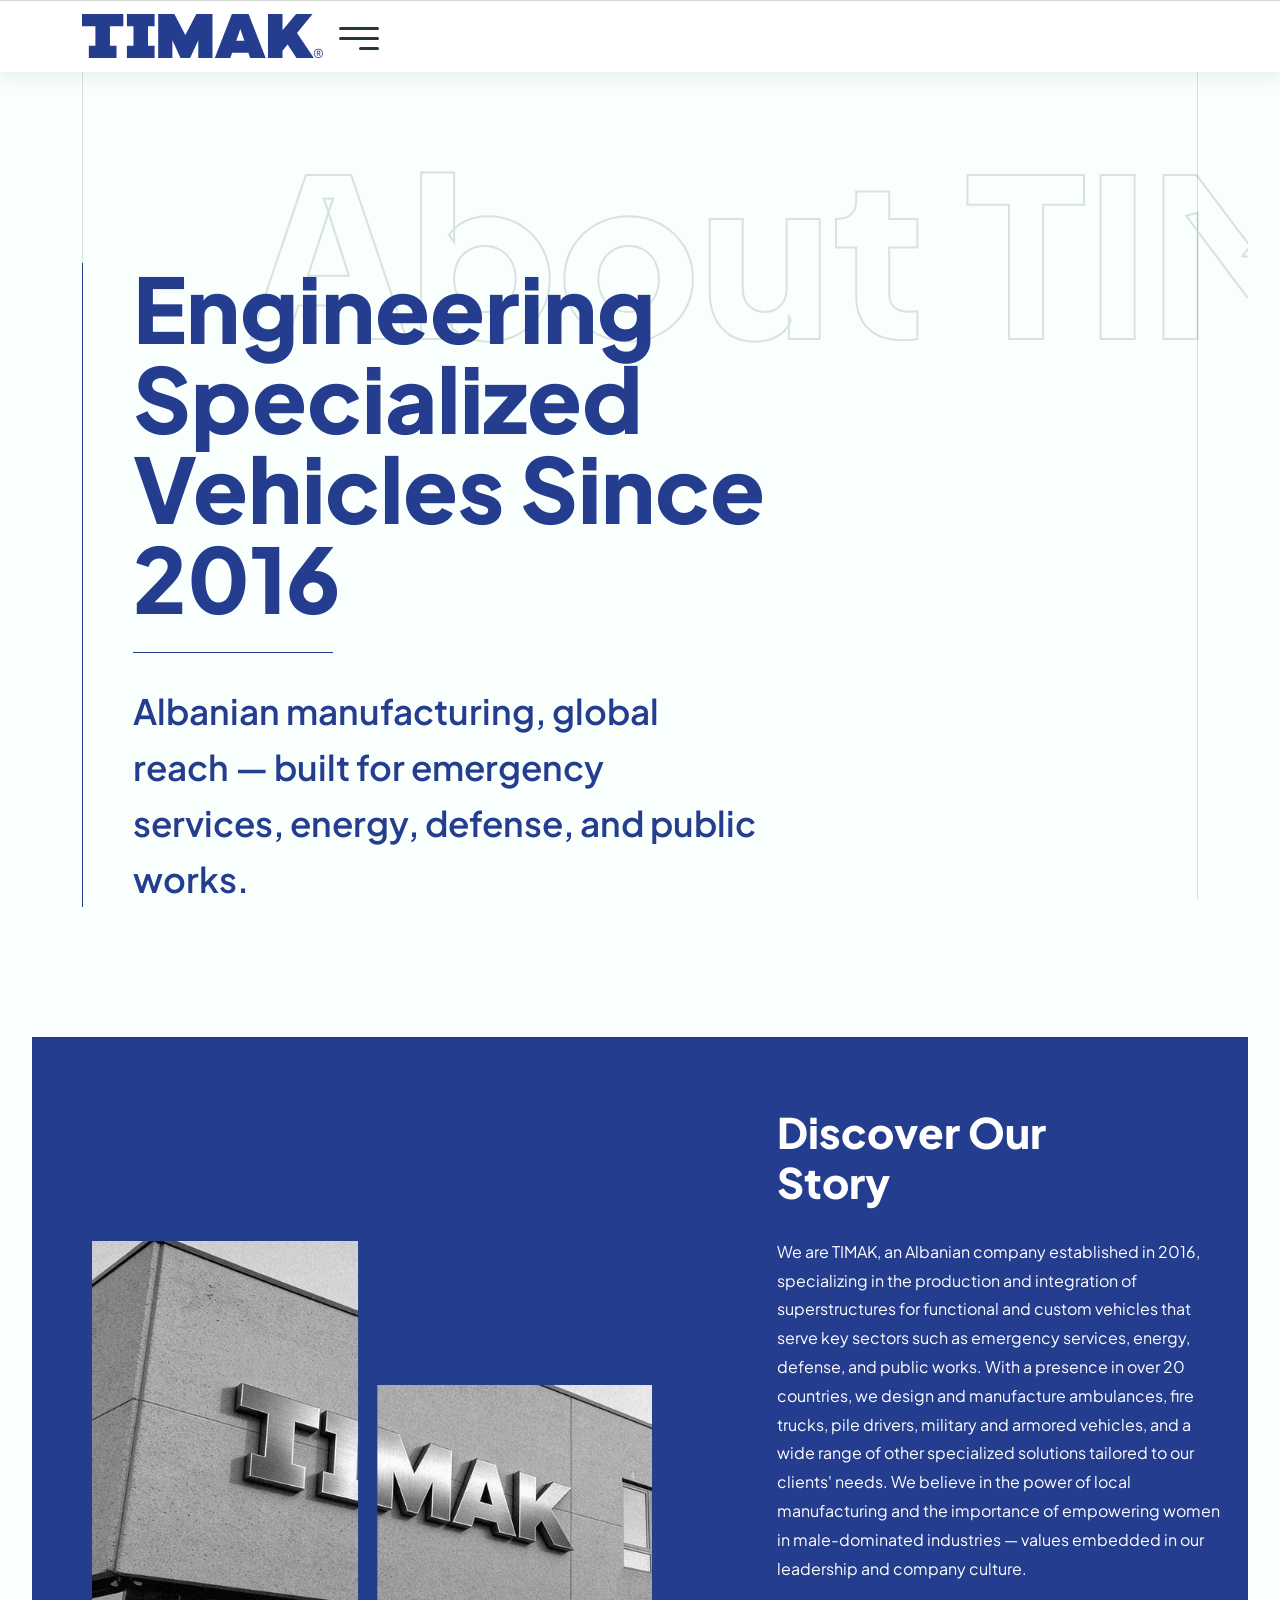
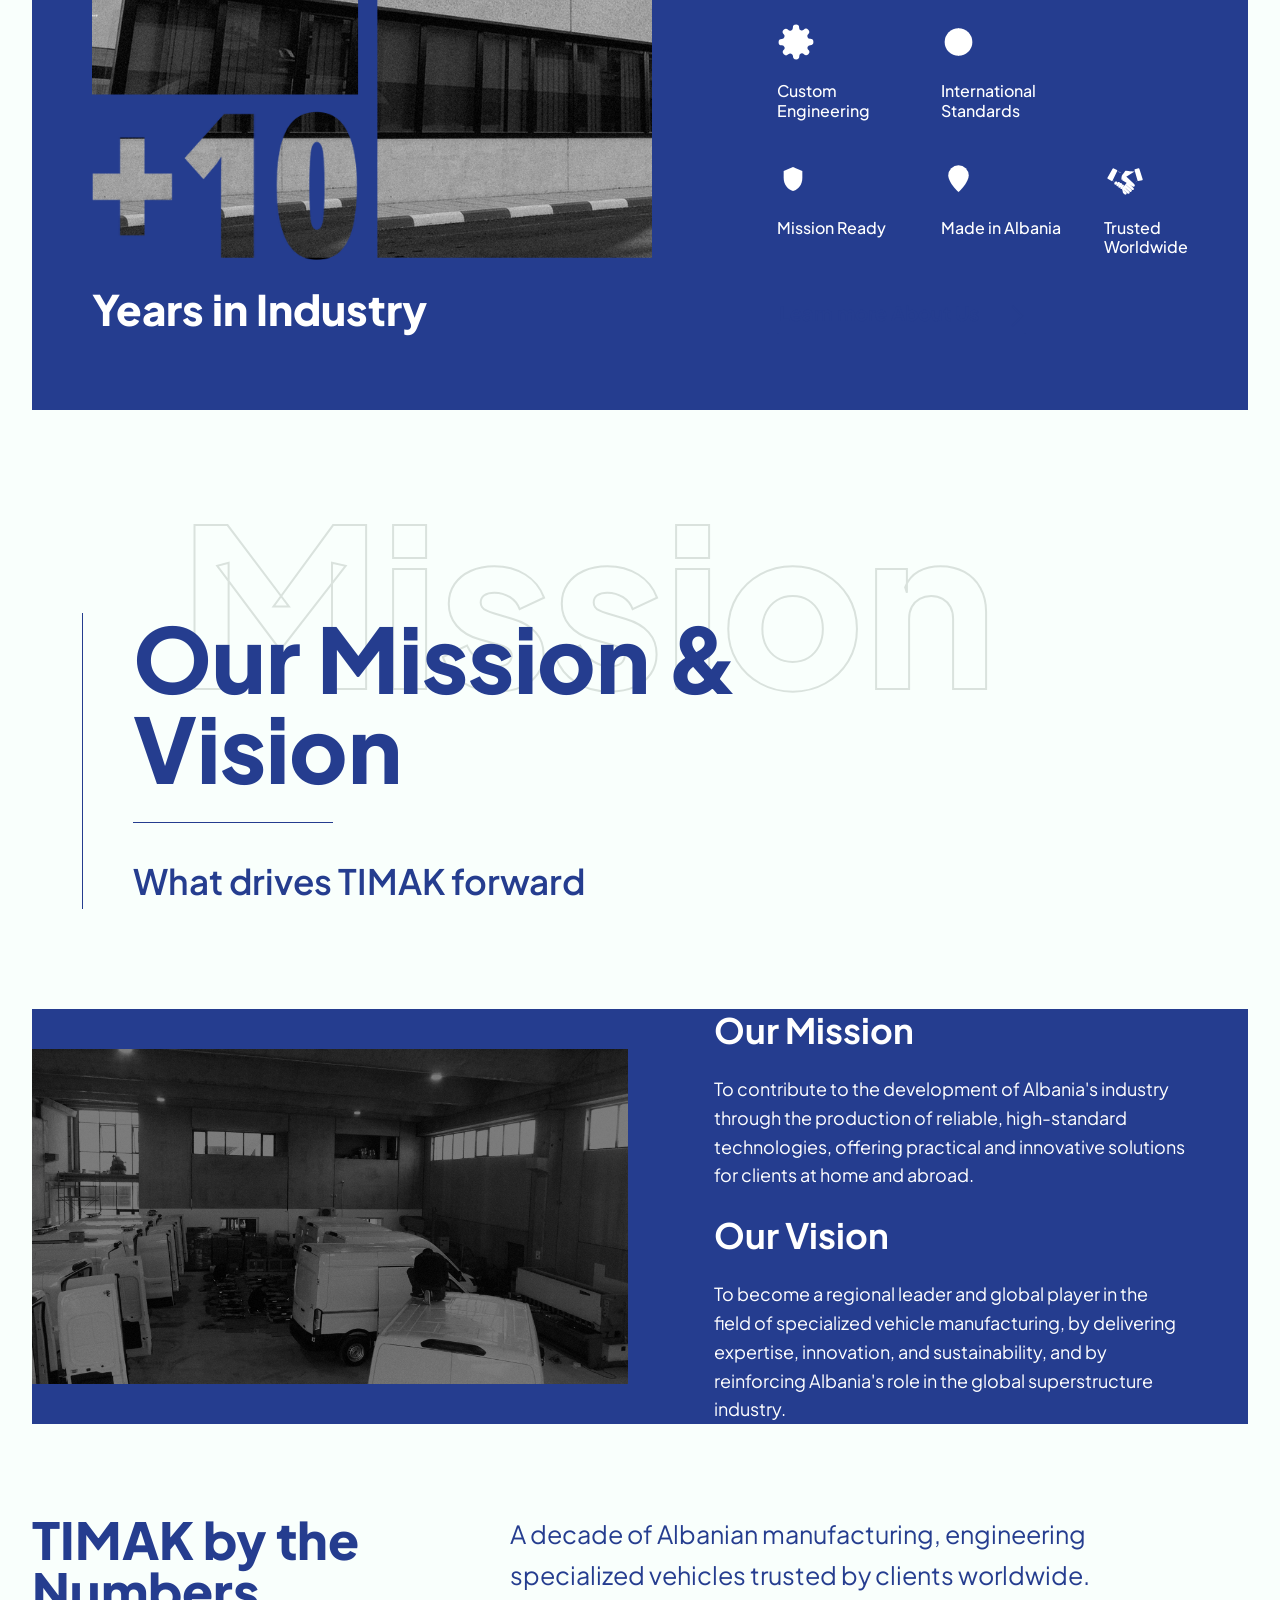
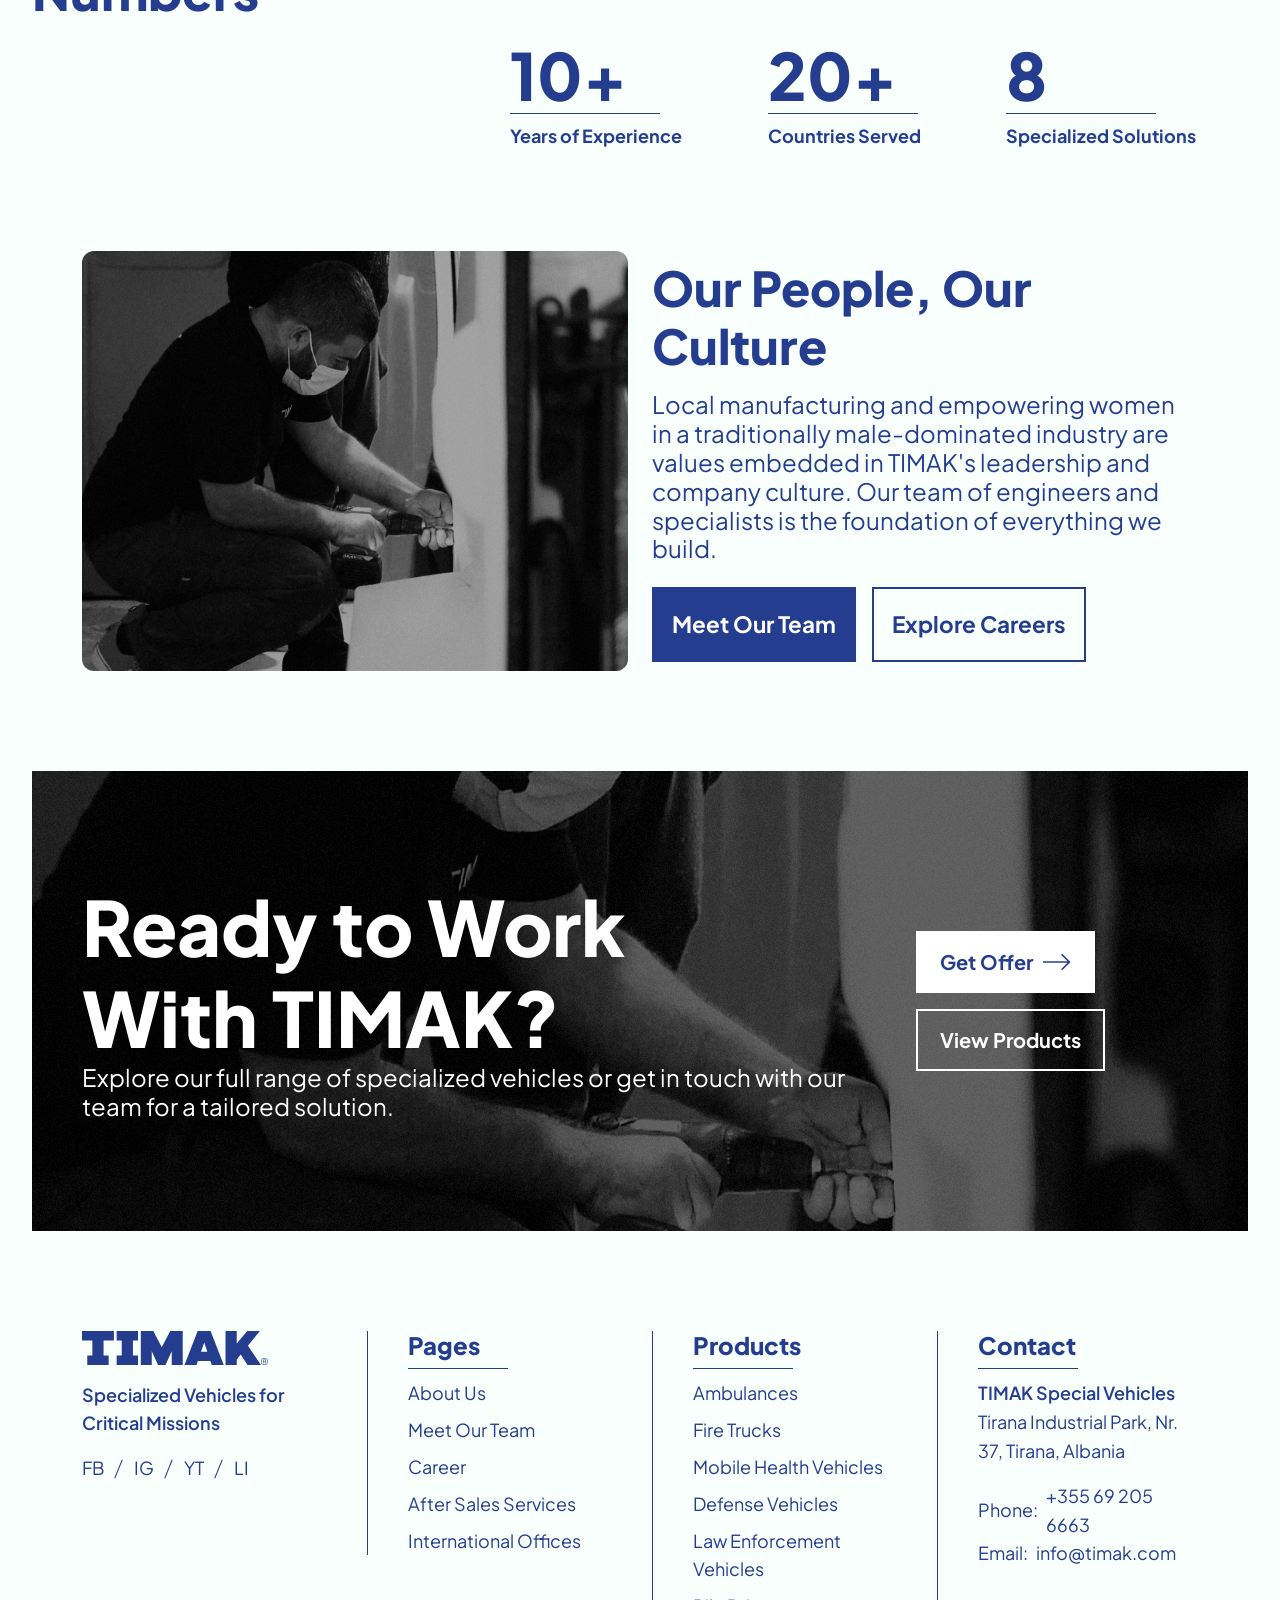
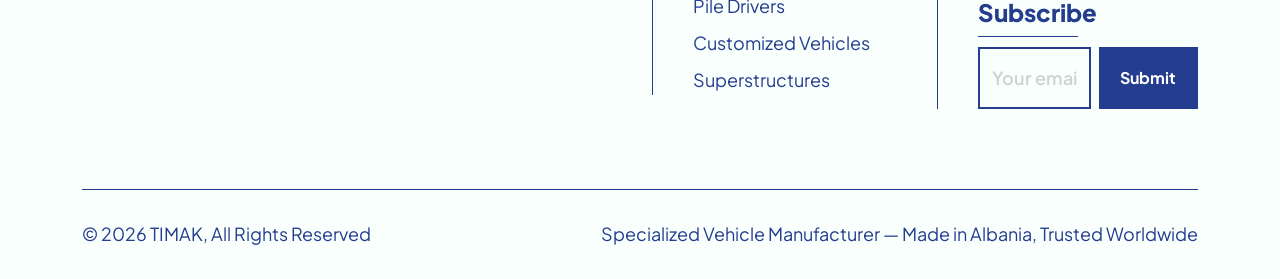
<file: about-us.html>
<!doctype html>
<html lang="en">

	<head>
		<meta charset="utf-8">
        <meta name="theme-color"  content="#0e2a52">
		<meta name="viewport" content="width=device-width, initial-scale=1">
		<meta name="description" content="TIMAK is an Albanian manufacturer of specialized vehicles established in 2016 — ambulances, firefighting vehicles, defence vehicles, pile drivers, and superstructures, trusted in over 20 countries." data-i18n-content="seo.about.description">
		<title data-i18n-doctitle="seo.about.title">About Us | TIMAK Specialized Vehicle Manufacturer</title>
		<link rel="icon" type="image/svg+xml" href="assets/images/timak-logo-vertical.svg">
		<link rel="alternate icon" href="assets/images/fav-icon/favicon.ico">

		<link rel="preconnect" href="https://fonts.googleapis.com">
		<link rel="preconnect" href="https://fonts.gstatic.com" crossorigin>
		<link href="https://fonts.googleapis.com/css2?family=Plus+Jakarta+Sans:ital,wght@0,300;0,400;0,500;0,600;0,700;0,800;1,400;1,500;1,600;1,700;1,800&display=swap" rel="stylesheet">

		<link rel="stylesheet" href="assets/css/swiper-bundle.min.css">
		<link rel="stylesheet" href="assets/css/odometer.css">
		<link rel="stylesheet" href="assets/css/animate.css">
		<link rel="stylesheet" href="assets/css/magnific-popup.css">
		<link rel="stylesheet" href="assets/css/style.css">
		<link rel="stylesheet" href="assets/css/rtl.css">

		<style>
			.timak-logo-header{ height:38px; width:auto; display:block; }
			.timak-logo-footer{ height:34px; width:auto; display:block; }
			@media (min-width: 1200px){ .timak-logo-header{ height:44px; } }
			.lang-dropdown .dropdown-menu{ min-width:6rem; }
			.team-placeholder{ background-image:url('assets/images/photos/TIMAK_15.jpg'); background-size:cover; background-position:center; }
			.about-value-image img{ width:100%; height:100%; object-fit:cover; border-radius:12px; }
			.about-contents-start{ max-width:560px; width:100%; }
			.about-contents-start img{ width:100%; height:auto; }
			.stroke-heading.about-svg-icon{ --bs-stroke-heading-color:#fff; }
			.about-value-image{ height:300px; }
			@media (min-width:768px){ .about-value-image{ height:360px; } }
			@media (min-width:992px){ .about-value-image{ height:420px; } }
		</style>

	</head>



	<body>
		<div class="page">

			<div class="w-100 h-100 position-fixed top-0 start-0 page-lines">
				<div class="container position-relative h-100">
					<span class="page-line-start position-absolute h-100"></span>
					<span class="page-line-end position-absolute h-100"></span>
				</div>
			</div>

			<!--Header Section ======================-->
			<header class="section-header header-1 industria-nav sticky-navbar header-bg-1">
				<nav class="navbar navbar-expand-xxl navbar-light nav-border hover-menu">
					<div class="container">
						<div class="d-flex align-items-center justify-content-between d-xxl-none">
							<a href="index.html" class="navbar-brand logo">
								<img src="assets/images/timak-logo-horizontal.svg" class="timak-logo-header" alt="TIMAK - Specialized Vehicle Manufacturer">
							</a>
							<a href="#" class="toggler-icon text-decoration-none d-block" data-bs-toggle="offcanvas" data-bs-target="#industriaNavbar" aria-controls="industriaNavbar" aria-label="Toggle navigation">
								<svg width="40" height="23" viewBox="0 0 40 23" fill="none" xmlns="http://www.w3.org/2000/svg">
									<line x1="1.5" y1="1.5" x2="38.5" y2="1.5" stroke="#253B2F" stroke-width="3" stroke-linecap="round"/>
									<line x1="1.5" y1="11.5" x2="38.5" y2="11.5" stroke="#253B2F" stroke-width="3" stroke-linecap="round"/>
									<line x1="21.5" y1="21.5" x2="38.5" y2="21.5" stroke="#253B2F" stroke-width="3" stroke-linecap="round"/>
								</svg>
							</a>
						</div>
						<div class="collapse navbar-collapse">
							<div class="d-flex align-items-center justify-content-between flex-grow-1">
								<a href="index.html" class="navbar-brand logo d-none d-xxl-flex align-items-center me-4" style="margin-right:56px;">
									<img src="assets/images/timak-logo-horizontal.svg" class="timak-logo-header" alt="TIMAK - Specialized Vehicle Manufacturer">
								</a>
								<ul class="navbar-nav flex-grow-1 align-items-xl-center justify-content-xl-between gap-3">
									<li class="nav-item">
										<a class="nav-link" href="index.html" aria-label="nav-links" data-i18n="nav.home">Home</a>
									</li>
									<li class="nav-item dropdown">
										<a class="nav-link d-flex gap-2 align-items-center" href="products.html" aria-label="nav-links" data-bs-toggle="dropdown-hover" aria-expanded="false"><span data-i18n="nav.products">Products</span><span class="dropdown-icon">
												<svg width="12" height="9" viewBox="0 0 12 9" fill="none" xmlns="http://www.w3.org/2000/svg">
													<path d="M11 8L6 2L1 8"/>
												</svg>
											</span>
										</a>
										<div class="dropdown-menu dropdown-menu-lg dropdown-menu-divisions">
										<div class="row">
											<div class="col-lg-6">
												<div class="d-flex flex-column">
													<span class="dropdown-division-label" data-i18n="nav.products.division.emergency">TIMAK Emergency</span>
													<a class="dropdown-item dropdown-item-nested" href="products.html#ambulances" data-category="ambulances" aria-label="single-pages"><span class="link-hover-animation-1" data-i18n="nav.products.ambulances">Ambulances</span></a>
													<a class="dropdown-item dropdown-item-nested" href="products.html#firefighting-vehicles" data-category="firefighting-vehicles" aria-label="single-pages"><span class="link-hover-animation-1" data-i18n="nav.products.firefighting">Firefighting Vehicles</span></a>
													<a class="dropdown-item dropdown-item-nested" href="products.html#mobile-health-vehicles" data-category="mobile-health-vehicles" aria-label="single-pages"><span class="link-hover-animation-1" data-i18n="nav.products.mobileHealth">Mobile Health Vehicles</span></a>
													<span class="dropdown-division-label dropdown-division-label-spaced" data-i18n="nav.products.division.defence">TIMAK Defence</span>
													<a class="dropdown-item dropdown-item-nested" href="products.html#defence-vehicles" data-category="defence-vehicles" aria-label="single-pages"><span class="link-hover-animation-1" data-i18n="nav.products.defence">Defence Vehicles</span></a>
													<a class="dropdown-item dropdown-item-nested" href="products.html#law-enforcement-vehicles" data-category="law-enforcement-vehicles" aria-label="single-pages"><span class="link-hover-animation-1" data-i18n="nav.products.lawEnforcement">Law Enforcement Vehicles</span></a>
												</div>
											</div>
											<div class="col-lg-6">
												<div class="d-flex flex-column dropdown-items-separator separator">
													<span class="dropdown-division-label" data-i18n="nav.products.division.groundworks">TIMAK Groundworks</span>
													<a class="dropdown-item dropdown-item-nested" href="products.html#pile-drivers" data-category="pile-drivers" aria-label="single-pages"><span class="link-hover-animation-1" data-i18n="nav.products.pileDrivers">Pile Drivers</span></a>
													<span class="dropdown-division-label dropdown-division-label-spaced" data-i18n="nav.products.division.utility">TIMAK Utility</span>
													<a class="dropdown-item dropdown-item-nested" href="products.html#superstructures" data-category="superstructures" aria-label="single-pages"><span class="link-hover-animation-1" data-i18n="nav.products.superstructures">SuperStructures</span></a>
													<span class="dropdown-division-label dropdown-division-label-spaced" data-i18n="nav.products.division.engineering">TIMAK Engineering</span>
													<a class="dropdown-item dropdown-item-nested" href="products.html#customized-vehicles" data-category="customized-vehicles" aria-label="single-pages"><span class="link-hover-animation-1" data-i18n="nav.products.customized">Customized Vehicles</span></a>
												</div>
											</div>
										</div>
									</div>
									</li>
									<li class="nav-item">
										<a class="nav-link" href="after-sales-services.html" aria-label="nav-links" data-i18n="nav.afterSales">After Sales Services</a>
									</li>
									<li class="nav-item dropdown ">
                                        <a class="nav-link d-flex gap-2 align-items-center active" aria-current="page" href="#" aria-label="nav-links" data-bs-toggle="dropdown" aria-expanded="false"><span data-i18n="nav.company">Company</span><span class="dropdown-icon">
                                                <svg width="12" height="9" viewBox="0 0 12 9" fill="none" xmlns="http://www.w3.org/2000/svg">
                                                    <path d="M11 8L6 2L1 8"/>
                                                </svg>
                                            </span>
                                        </a>
                                        <ul class="dropdown-menu">
                                            <li><a class="dropdown-item" href="about-us.html" aria-label="single-pages"><span class="link-hover-animation-1" data-i18n="nav.company.aboutUs">About Us</span></a></li>
                                            <li><a class="dropdown-item" href="team.html" aria-label="single-pages"><span class="link-hover-animation-1" data-i18n="nav.company.team">Meet Our Team</span></a></li>
                                            <li><a class="dropdown-item" href="career.html" aria-label="single-pages"><span class="link-hover-animation-1" data-i18n="nav.company.career">Career</span></a></li>
                                            <li><a class="dropdown-item" href="international-offices.html" aria-label="single-pages"><span class="link-hover-animation-1" data-i18n="nav.company.offices">International Offices</span></a></li>
                                        </ul>
                                    </li>
									<li class="nav-item">
										<a class="nav-link" href="contact.html" data-i18n="nav.contact">Contact Us</a>
									</li>
									<li class="nav-item dropdown lang-dropdown">
										<a class="nav-link d-flex gap-2 align-items-center" href="#" aria-label="language switcher" data-bs-toggle="dropdown" aria-expanded="false">
											EN
											<span class="dropdown-icon">
												<svg width="12" height="9" viewBox="0 0 12 9" fill="none" xmlns="http://www.w3.org/2000/svg">
													<path d="M11 8L6 2L1 8"/>
												</svg>
											</span>
										</a>
										<ul class="dropdown-menu" data-lang-switcher>
											<li><a class="dropdown-item active" href="#" data-lang="en">EN</a></li>
											<li><a class="dropdown-item" href="#" data-lang="sq">SQ</a></li>
											<li><a class="dropdown-item" href="#" data-lang="ru">RU</a></li>
											<li><a class="dropdown-item" href="#" data-lang="es">ES</a></li>
											<li><a class="dropdown-item" href="#" data-lang="fr">FR</a></li>
											<li><a class="dropdown-item" href="#" data-lang="ar">AR</a></li>
										</ul>
									</li>
								</ul>
							</div>
						</div>
					</div>
					<!-- container-fluid -->
				</nav>

			</header>
			<!--Header Section ======================-->


			<!--Mobile-Header ======================-->
			<nav class="industria-nav" aria-label="Offcanvas navbar large">
				<div class="offcanvas offcanvas-end" data-bs-backdrop="static" tabindex="-1" id="industriaNavbar" aria-labelledby="industriaNavbarLabel">
					<div class="offcanvas-header">
						<span class="offcanvas-title" id="industriaNavbarLabel">
							<a href="index.html" class="navbar-brand logo">
								<img src="assets/images/timak-logo-horizontal.svg" class="timak-logo-header" alt="TIMAK - Specialized Vehicle Manufacturer">
							</a>
						</span>
						<button type="button" class="btn-close" data-bs-dismiss="offcanvas" aria-label="Close"></button>
					</div>
					<div class="offcanvas-body justify-content-between section-full-width">
						<ul class="navbar-nav flex-grow-1 align-items-xl-center gap-3 gap-xl-40 gap-xxl-50">
							<li class="nav-item">
								<a class="nav-link" href="index.html" aria-label="nav-links" data-i18n="nav.home">Home</a>
							</li>
							<li class="nav-item dropdown">
								<a class="nav-link d-flex gap-2 align-items-center" href="products.html" aria-label="nav-links" data-bs-toggle="dropdown-hover" aria-expanded="false"><span data-i18n="nav.products">Products</span><span class="dropdown-icon">
										<svg width="12" height="9" viewBox="0 0 12 9" fill="none" xmlns="http://www.w3.org/2000/svg">
											<path d="M11 8L6 2L1 8"/>
										</svg>
									</span>
								</a>
								<div class="dropdown-menu dropdown-menu-lg dropdown-menu-divisions">
										<div class="row">
											<div class="col-lg-6">
												<div class="d-flex flex-column">
													<span class="dropdown-division-label" data-i18n="nav.products.division.emergency">TIMAK Emergency</span>
													<a class="dropdown-item dropdown-item-nested" href="products.html#ambulances" data-category="ambulances" aria-label="single-pages"><span class="link-hover-animation-1" data-i18n="nav.products.ambulances">Ambulances</span></a>
													<a class="dropdown-item dropdown-item-nested" href="products.html#firefighting-vehicles" data-category="firefighting-vehicles" aria-label="single-pages"><span class="link-hover-animation-1" data-i18n="nav.products.firefighting">Firefighting Vehicles</span></a>
													<a class="dropdown-item dropdown-item-nested" href="products.html#mobile-health-vehicles" data-category="mobile-health-vehicles" aria-label="single-pages"><span class="link-hover-animation-1" data-i18n="nav.products.mobileHealth">Mobile Health Vehicles</span></a>
													<span class="dropdown-division-label dropdown-division-label-spaced" data-i18n="nav.products.division.defence">TIMAK Defence</span>
													<a class="dropdown-item dropdown-item-nested" href="products.html#defence-vehicles" data-category="defence-vehicles" aria-label="single-pages"><span class="link-hover-animation-1" data-i18n="nav.products.defence">Defence Vehicles</span></a>
													<a class="dropdown-item dropdown-item-nested" href="products.html#law-enforcement-vehicles" data-category="law-enforcement-vehicles" aria-label="single-pages"><span class="link-hover-animation-1" data-i18n="nav.products.lawEnforcement">Law Enforcement Vehicles</span></a>
												</div>
											</div>
											<div class="col-lg-6">
												<div class="d-flex flex-column dropdown-items-separator separator">
													<span class="dropdown-division-label" data-i18n="nav.products.division.groundworks">TIMAK Groundworks</span>
													<a class="dropdown-item dropdown-item-nested" href="products.html#pile-drivers" data-category="pile-drivers" aria-label="single-pages"><span class="link-hover-animation-1" data-i18n="nav.products.pileDrivers">Pile Drivers</span></a>
													<span class="dropdown-division-label dropdown-division-label-spaced" data-i18n="nav.products.division.utility">TIMAK Utility</span>
													<a class="dropdown-item dropdown-item-nested" href="products.html#superstructures" data-category="superstructures" aria-label="single-pages"><span class="link-hover-animation-1" data-i18n="nav.products.superstructures">SuperStructures</span></a>
													<span class="dropdown-division-label dropdown-division-label-spaced" data-i18n="nav.products.division.engineering">TIMAK Engineering</span>
													<a class="dropdown-item dropdown-item-nested" href="products.html#customized-vehicles" data-category="customized-vehicles" aria-label="single-pages"><span class="link-hover-animation-1" data-i18n="nav.products.customized">Customized Vehicles</span></a>
												</div>
											</div>
										</div>
									</div>
							</li>
							<li class="nav-item">
								<a class="nav-link" href="after-sales-services.html" aria-label="nav-links" data-i18n="nav.afterSales">After Sales Services</a>
							</li>
							<li class="nav-item dropdown ">
								<a class="nav-link d-flex gap-2 align-items-center active" aria-current="page" href="#" aria-label="nav-links" data-bs-toggle="dropdown" aria-expanded="false"><span data-i18n="nav.company">Company</span><span class="dropdown-icon">
										<svg width="12" height="9" viewBox="0 0 12 9" fill="none" xmlns="http://www.w3.org/2000/svg">
											<path d="M11 8L6 2L1 8"/>
										</svg>
									</span>
								</a>
								<ul class="dropdown-menu">
									<li><a class="dropdown-item" href="about-us.html" aria-label="single-pages"><span class="link-hover-animation-1" data-i18n="nav.company.aboutUs">About Us</span></a></li>
									<li><a class="dropdown-item" href="team.html" aria-label="single-pages"><span class="link-hover-animation-1" data-i18n="nav.company.team">Meet Our Team</span></a></li>
									<li><a class="dropdown-item" href="career.html" aria-label="single-pages"><span class="link-hover-animation-1" data-i18n="nav.company.career">Career</span></a></li>
									<li><a class="dropdown-item" href="international-offices.html" aria-label="single-pages"><span class="link-hover-animation-1" data-i18n="nav.company.offices">International Offices</span></a></li>
								</ul>
							</li>
							<li class="nav-item">
								<a class="nav-link" href="contact.html" data-i18n="nav.contact">Contact Us</a>
							</li>
							<li class="nav-item dropdown lang-dropdown">
								<a class="nav-link d-flex gap-2 align-items-center" href="#" aria-label="language switcher" data-bs-toggle="dropdown" aria-expanded="false">
									EN
									<span class="dropdown-icon">
										<svg width="12" height="9" viewBox="0 0 12 9" fill="none" xmlns="http://www.w3.org/2000/svg">
											<path d="M11 8L6 2L1 8"/>
										</svg>
									</span>
								</a>
								<ul class="dropdown-menu" data-lang-switcher>
									<li><a class="dropdown-item active" href="#" data-lang="en">EN</a></li>
									<li><a class="dropdown-item" href="#" data-lang="sq">SQ</a></li>
									<li><a class="dropdown-item" href="#" data-lang="ru">RU</a></li>
									<li><a class="dropdown-item" href="#" data-lang="es">ES</a></li>
									<li><a class="dropdown-item" href="#" data-lang="fr">FR</a></li>
									<li><a class="dropdown-item" href="#" data-lang="ar">AR</a></li>
								</ul>
							</li>
						</ul>
						<div class="d-flex align-items-center gap-40 gap-xxl-50 pt-30 pt-xl-0">
							<div>
								<a href="contact.html" class="btn btn-primary"><span data-i18n="common.getOffer">Get Offer</span></a>
							</div>
						</div>
					</div>
				</div>
			</nav>
			<!--Mobile-Header ======================-->


			<!--Banner Section ======================-->
			<section class="section-banner position-relative about-1 pt-60">
				<div class="section-full-width">
					<div class="section-title-wrapper position-relative">
						<div class="scroll-move">
							<span class="scrolling-text display-1 fw-extra-bold stroke-title text-stroke stroke-width-2 stroke-opacity-20 stroke-color lh-1" data-i18n="about.banner.eyebrow">About TIMAK</span>
						</div>

						<div class="container">
							<div class="section-title section-separator">
								<h1 class="fw-extra-bold heading-title separator lh-1" data-i18n="home.about.title">Engineering Specialized Vehicles Since 2016</h1>
								<p class="fs-4 fw-semibold mb-0 subtitle subtitle-width" data-i18n="about.banner.subtitle">Albanian manufacturing, global reach — built for emergency services, energy, defense, and public works.</p>
							</div>
						</div>
					</div>
				</div>
			</section>
			<!--Banner Section ======================-->



			<!--About Section ======================-->
			<section class="section-about about-1 section-full-width">
				<div class="about-bg position-relative">
					<div class="d-none d-xl-block">
						<div class="about-contents-start d-flex flex-column gap-4">
							<img src="assets/images/photos/timak10+.png" class="img-fluid" style="max-width:750px;" alt="TIMAK headquarters signage - more than 10 years in the specialized vehicle industry" data-i18n-alt="home.about.imgAlt">
							<h3 class="display-4 fw-extra-bold mb-0 about-title-fs" data-i18n="home.about.yearsInIndustry">Years in Industry</h3>
						</div>
					</div>

					<div class="container">
						<div class="row justify-content-lg-end gy-50 gy-xl-0">
							<div class="col-xxl-6 offset-xxl-3 col-xl-5 offset-xl-3 col-lg-5 offset-lg-3">
								<div class="about-contents-end d-flex flex-column">
									<h3 class="display-4 fw-extra-bold about-title-mb about-title-width about-title-fs" data-i18n="home.about.storyTitle">Discover Our Story</h3>
									<p class="mb-0 about-description"><span data-i18n="home.about.storyText">We are TIMAK, an Albanian company established in 2016, specializing in the production and integration of superstructures for functional and custom vehicles that serve key sectors such as emergency services, energy, defense, and public works. With a presence in over 20 countries, we design and manufacture ambulances, fire trucks, pile drivers, military and armored vehicles, and a wide range of other specialized solutions tailored to our clients' needs. We believe in the power of local manufacturing and the importance of empowering women in male-dominated industries — values embedded in our leadership and company culture.</span>
									<div class="row about-items-pt g-40">
										<div class="col-6 col-sm-4 col-lg-5 col-xl-4 col-xxl-3">
											<div class="d-flex flex-column gap-20">
												<div class="stroke-heading about-svg-icon">
													<svg class="text-line-2" width="38" height="38" viewBox="0 0 24 24" fill="none" stroke-width="1.6" stroke-linecap="round" stroke-linejoin="round" xmlns="http://www.w3.org/2000/svg">
														<circle cx="12" cy="12" r="3"/>
														<path d="M19.4 15a1.65 1.65 0 0 0 .33 1.82l.06.06a2 2 0 1 1-2.83 2.83l-.06-.06a1.65 1.65 0 0 0-1.82-.33 1.65 1.65 0 0 0-1 1.51V21a2 2 0 0 1-4 0v-.09A1.65 1.65 0 0 0 9 19.4a1.65 1.65 0 0 0-1.82.33l-.06.06a2 2 0 1 1-2.83-2.83l.06-.06a1.65 1.65 0 0 0 .33-1.82 1.65 1.65 0 0 0-1.51-1H3a2 2 0 0 1 0-4h.09A1.65 1.65 0 0 0 4.6 9a1.65 1.65 0 0 0-.33-1.82l-.06-.06a2 2 0 1 1 2.83-2.83l.06.06a1.65 1.65 0 0 0 1.82.33H9a1.65 1.65 0 0 0 1-1.51V3a2 2 0 0 1 4 0v.09a1.65 1.65 0 0 0 1 1.51 1.65 1.65 0 0 0 1.82-.33l.06-.06a2 2 0 1 1 2.83 2.83l-.06.06a1.65 1.65 0 0 0-.33 1.82V9a1.65 1.65 0 0 0 1.51 1H21a2 2 0 0 1 0 4h-.09a1.65 1.65 0 0 0-1.51 1z"/>
													</svg>
												</div>
												<h6 class="fw-medium mb-0 about-list-title" data-i18n="home.about.item1">Custom Engineering</h6>
											</div>
										</div>
										<!-- col-3 -->
										<div class="col-6 col-sm-4 col-lg-6 col-xl-5 col-xxl-4">
											<div class="d-flex flex-column gap-20">
												<div class="stroke-heading about-svg-icon">
													<svg class="text-line-2" width="35" height="35" viewBox="0 0 24 24" fill="none" stroke-width="1.6" stroke-linecap="round" stroke-linejoin="round" xmlns="http://www.w3.org/2000/svg">
														<circle cx="12" cy="12" r="9.5"/>
														<line x1="2.5" y1="12" x2="21.5" y2="12"/>
														<path d="M12 2.5c2.5 2.6 4 6 4 9.5s-1.5 6.9-4 9.5c-2.5-2.6-4-6-4-9.5s1.5-6.9 4-9.5z"/>
													</svg>
												</div>
												<h6 class="fw-medium mb-0 about-list-title" data-i18n="home.about.item2">International Standards</h6>
											</div>
										</div>
										<!-- col-4 -->
										 <div class="col-6 col-sm-4 col-lg-5 col-xl-4 col-xxl-3">
											<div class="d-flex flex-column gap-20">
												<div class="stroke-heading about-svg-icon">
													<svg class="text-line-2" width="32" height="32" viewBox="0 0 24 24" fill="none" stroke-width="1.6" stroke-linecap="round" stroke-linejoin="round" xmlns="http://www.w3.org/2000/svg">
														<path d="M12 3l7 3v5.2c0 4.8-3 8.6-7 9.8-4-1.2-7-5-7-9.8V6l7-3z"/>
														<path d="M9 12.2l2 2 4-4.4"/>
													</svg>
												</div>
												<h6 class="fw-medium mb-0 about-list-title" data-i18n="home.about.item3">Mission Ready</h6>
											</div>
										 </div>

										<div class="col-6 col-sm-4 col-lg-5 col-xl-4 col-xxl-3">
											<div class="d-flex flex-column gap-20">
												<div class="stroke-heading about-svg-icon">
													<svg class="text-line-2" width="35" height="35" viewBox="0 0 24 24" fill="none" stroke-width="1.6" stroke-linecap="round" stroke-linejoin="round" xmlns="http://www.w3.org/2000/svg">
														<path d="M12 21s7-6.3 7-11.5A7 7 0 0 0 5 9.5C5 14.7 12 21 12 21z"/>
														<circle cx="12" cy="9.5" r="2.5"/>
													</svg>
												</div>
												<h6 class="fw-medium mb-0 about-list-title" data-i18n="home.about.item4">Made in Albania</h6>
											</div>
										</div>
										<div class="col-6 col-sm-4 col-lg-5 col-xl-3">
											<div class="d-flex flex-column gap-20">
												<div class="stroke-heading about-svg-icon">
													<svg class="text-line-2 handshake-icon" viewBox="0 0 451 429" fill="none" xmlns="http://www.w3.org/2000/svg">
														<title>Handshake icon</title>
														<g stroke="#FFFFFF" stroke-width="20" stroke-linecap="round" stroke-linejoin="round">
															<path d="M105 92 L146 114 Q152 117 149 124 L96 234 Q93 241 86 238 L42 211 Q36 208 39 201 L97 99 Q101 91 105 92 Z"/>
															<path d="M389 94 Q398 92 400 101 L437 218 Q439 225 432 228 L388 238 Q381 240 379 232 L345 115 Q343 107 350 105 Z"/>
															<path d="M149 126 C166 137 178 140 197 140"/>
															<path d="M96 229 C106 234 112 241 119 250"/>
															<path d="M348 128 C330 136 313 136 293 132"/>
															<path d="M379 232 C367 237 360 246 351 257"/>
															<path d="M197 222 C197 202 197 180 208 167 C217 154 226 146 239 123 C261 121 281 126 304 131 C321 134 338 132 350 126"/>
															<path d="M197 222 C211 223 217 211 219 193 C220 182 226 173 234 174 C241 174 248 184 257 192 L340 270 C351 280 351 293 342 299 C334 305 323 301 314 293"/>
															<path d="M266 249 L333 315 C342 324 338 336 328 339 C320 342 313 337 306 330 L242 273"/>
															<path d="M242 273 L311 337 C319 345 314 359 303 362 C296 364 289 359 283 353 L223 299"/>
															<path d="M223 299 L286 358 C294 365 290 378 279 382 C271 384 265 379 259 374 L204 322"/>
															<path d="M204 322 L252 366 C260 373 256 385 246 390 C237 394 230 387 224 381 L214 371"/>
															<path d="M127 246 C136 237 150 242 152 254 C154 262 146 273 138 278 C128 283 117 275 116 264 C115 257 120 251 127 246 Z"/>
															<path d="M154 253 C164 242 180 248 181 261 C182 269 170 287 162 293 C153 300 140 293 139 282 C138 275 147 262 154 253 Z"/>
															<path d="M181 263 C191 256 204 264 204 276 C204 284 191 303 183 310 C174 318 161 310 161 299 C161 290 173 270 181 263 Z"/>
															<path d="M203 279 C213 272 226 280 225 292 C224 301 212 318 204 325 C195 333 184 327 184 316 C184 307 195 286 203 279 Z"/>
															<path d="M224 300 C234 294 246 302 246 314 C246 322 238 336 230 341 C220 348 207 342 207 331 C207 322 216 306 224 300 Z"/>
														</g>
													</svg>
												</div>
												<h6 class="fw-medium mb-0 about-list-title" data-i18n="home.about.item5">Trusted Worldwide</h6>
											</div>
										</div>

									</div>
									<div class="pt-40">
										<a href="about-us.html" class="btn btn-link link-hover-animation-1 d-inline-flex gap-10 align-items-center"><span data-i18n="home.about.learnMore">Learn more About Us</span> <span>
											<svg width="35" height="22" viewBox="0 0 35 22" fill="none" xmlns="http://www.w3.org/2000/svg">
											<path fill-rule="evenodd" clip-rule="evenodd" d="M24 0.585815L34.4142 10.9999L24 21.4142L22.5858 20L30.5857 12L0 12L2.38419e-07 10L30.5858 10L22.5858 2.00003L24 0.585815Z"/>
											</svg></span>
										</a>
									</div>
								</div>
							</div>
							<div class="col-xl-6">
								<div class="about-contents-start d-flex flex-column gap-4 d-xl-none">
									<img src="assets/images/photos/timak10+.png" class="img-fluid wow slideInLeft" alt="TIMAK headquarters signage - more than 10 years in the specialized vehicle industry" data-i18n-alt="home.about.imgAlt">
									<h3 class="display-4 fw-extra-bold mb-0 about-title-fs" data-i18n="home.about.yearsInIndustry">Years in Industry</h3>
								</div>
							</div>
						</div>
					</div>

				</div>
				<!-- about-bg -->
			</section>
			<!--About Section ======================-->



			<!--Mission & Vision Section ======================-->
			<section class="section-expertise section-full-width position-relative">
				<div class="section-title-wrapper position-relative">
					<div class="scroll-move">
						<span class="scrolling-text display-1 fw-extra-bold stroke-title text-stroke stroke-width-2 stroke-opacity-20 stroke-color lh-1" data-i18n="about.mission.eyebrow">Mission</span>
					</div>

					<div class="container">
						<div class="section-title section-separator">
							<h2 class="fw-extra-bold heading-title separator lh-1" data-i18n="about.mission.title">Our Mission & Vision</h2>
							<p class="fs-4 fw-semibold mb-0 subtitle subtitle-width" data-i18n="about.mission.subtitle">What drives TIMAK forward</p>
						</div>
					</div>
				</div>
				<!-- section-title-wrapper -->

				<div class="expertise-wrapper overflow-x-hidden">
					<div class="row align-items-center">
						<div class="col-lg-6">
							<div class="expertise-image overflow-hidden">
								<img src="assets/images/photos/TIMAK_9.jpg" class="img-fluid w-100 wow slideInLeft" alt="TIMAK vehicle assembly workshop in Tirana" data-i18n-alt="about.mission.imgAlt">
							</div>
						</div>
						<div class="col-lg-6">
							<div class="container">
								<div class="expertise-inner py-40 py-lg-0">
									<h4 class="mb-4 mb-xxl-40" data-i18n="about.mission.missionHeading">Our Mission</h4>
									<p class="mb-4 mb-xxl-40" data-i18n="about.mission.missionText">To contribute to the development of Albania's industry through the production of reliable, high-standard technologies, offering practical and innovative solutions for clients at home and abroad.</p>
									<h4 class="mb-4 mb-xxl-40" data-i18n="about.mission.visionHeading">Our Vision</h4>
									<p class="mb-0" data-i18n="about.mission.visionText">To become a regional leader and global player in the field of specialized vehicle manufacturing, by delivering expertise, innovation, and sustainability, and by reinforcing Albania's role in the global superstructure industry.</p>
								</div>
							</div>
						</div>
					</div>
				</div>

			</section>
			<!--Mission & Vision Section ======================-->



			<!--Counter Section ======================-->
			<div class="event-counter position-relative section-full-width pt-50 pt-md-90 pt-xxl-120">
				<div class="event-wrapper">
					<div class="row gy-50 gy-lg-0">
						<div class="col-lg-4">
							<h3 class="display-4 mb-0 sticky-elements lh-1 counter-title fw-extra-bold" data-i18n="about.counter.title">TIMAK by the Numbers</h3>
						</div>
						<div class="col-lg-7">
							<div class="d-flex flex-column gap-30 gap-lg-40 counter-contents">
								<p class="mb-0 custom-text text-secondary" data-i18n="about.counter.text">A decade of Albanian manufacturing, engineering specialized vehicles trusted by clients worldwide.</p>
								<ul class="list-unstyled mb-0 d-flex flex-wrap flex-md-nowrap gap-30 gap-md-0 justify-content-md-between">
									<li class="">
										<h3 class="separator counter-number fw-extra-bold d-flex align-items-center">
											 <span>10</span><span class="odometer-icon">+</span>
										</h3>
										<p class="counter-text fw-bold mb-0 mt-1 mt-lg-2 mt-xxl-3" data-i18n="home.why.stat1">Years of Experience</p>
									</li>
									<li class="">
										<h3 class="separator counter-number fw-extra-bold d-flex align-items-center">
											 <span>20</span><span class="odometer-icon">+</span>
										</h3>
										<p class="counter-text fw-bold mb-0 mt-1 mt-lg-2 mt-xxl-3" data-i18n="home.why.stat2">Countries Served</p>

									</li>
									<li class="">
										<h3 class="separator counter-number fw-extra-bold d-flex align-items-center">
											 <span>8</span>
										</h3>
										<p class="counter-text fw-bold mb-0 mt-1 mt-lg-2 mt-xxl-3" data-i18n="home.why.stat3">Specialized Solutions</p>
									</li>
								</ul>
							</div>
						</div>
					</div>
				</div>
			</div>
			<!--Counter Section ======================-->



			<!--Values Section ======================-->
			<section class="section-full-width overflow-x-hidden pt-50 pt-lg-100 pt-xxl-120">
				<div class="container">
					<div class="row align-items-center gy-40">
						<div class="col-lg-6">
							<div class="about-value-image">
								<img src="assets/images/photos/TIMAK_2.jpg" alt="TIMAK technician installing equipment on a specialized vehicle" data-i18n-alt="about.values.imgAlt">
							</div>
						</div>
						<div class="col-lg-6">
							<h2 class="fw-extra-bold heading-title heading-title-compact mb-3" data-i18n="about.values.title">Our People, Our Culture</h2>
							<p class="fs-5 mb-4" data-i18n="about.values.text">Local manufacturing and empowering women in a traditionally male-dominated industry are values embedded in TIMAK's leadership and company culture. Our team of engineers and specialists is the foundation of everything we build.</p>
							<div class="d-flex flex-wrap gap-3">
								<a href="team.html" class="btn btn-lg btn-primary" data-i18n="nav.company.team">Meet Our Team</a>
								<a href="career.html" class="btn btn-lg btn-outline-secondary" data-i18n="about.values.cta2">Explore Careers</a>
							</div>
						</div>
					</div>
				</div>
			</section>
			<!--Values Section ======================-->


			<!--Feedback Section (CTA) ======================-->
			<section id="feedback" class="section-feedback feedback-1 pt-50 pt-lg-100 pt-xxl-120">
				<div class="section-full-width">
					<div class="feedback-wrapper feedback-bg-1 position-relative">
						<div class="container">
							<div class="feedback-content d-flex flex-column gap-40 flex-md-row align-items-md-center justify-content-md-between">
								<div>
									<h2 class="fw-extra-bold feedback-title display-4 mb-3" data-i18n="about.feedback.title">Ready to Work With TIMAK?</h2>
									<p class="mb-0 fs-5" data-i18n="about.feedback.text">Explore our full range of specialized vehicles or get in touch with our team for a tailored solution.</p>
								</div>
								<div class="industria-button d-flex flex-wrap gap-3">
									<a href="contact.html" class="btn btn-xl btn-white gap-10">
										<span data-i18n="common.getOffer">Get Offer</span>
										<svg class="arrow" width="35" height="22" viewBox="0 0 35 22" fill="none" xmlns="http://www.w3.org/2000/svg"><path fill-rule="evenodd" clip-rule="evenodd" d="M24 0.585815L34.4142 10.9999L24 21.4142L22.5858 20L30.5857 12L0 12L2.38419e-07 10L30.5858 10L22.5858 2.00003L24 0.585815Z"></path></svg>
									</a>
									<a href="products.html" class="btn btn-xl btn-outline-white gap-10" data-i18n="about.feedback.cta2">View Products</a>
								</div>
							</div>
						</div>
					</div>
				</div>
			</section>
			<!--Feedback Section ======================-->


			<!--Footer Section ======================-->
			<footer class="section-footer pt-5 pt-lg-100 pt-xxl-120 section-full-width position-relative">
				<div class="container">
					<div class="footer-contents">
						<div class="row gy-5 gy-lg-0">
							<div class="col-lg-3">
								<div>
									<a class="navbar-brand py-0" href="index.html">
									<span class="logo"><img src="assets/images/timak-logo-horizontal.svg" class="timak-logo-footer" alt="TIMAK logo"></span>
									</a>
									<p class="py-10 py-lg-3 mb-0 fw-semibold"><span data-i18n="footer.tagline">Specialized Vehicles for Critical Missions</span></p>
									<ul class="contact-lists list-unstyled mb-0 d-flex">
										<li><a href="https://www.facebook.com/timakalbania" target="_blank" rel="noopener" class="link-hover-animation-1 text-decoration-none text-uppercase">fb</a></li>
										<li><a href="https://www.instagram.com/timakofficial/" target="_blank" rel="noopener" class="link-hover-animation-1 text-decoration-none text-uppercase">ig</a></li>
										<li><a href="https://www.youtube.com/channel/UCKZ67lQ3aa48U2AndTVSTgg" target="_blank" rel="noopener" class="link-hover-animation-1 text-decoration-none text-uppercase">yt</a></li>
										<li><a href="https://www.linkedin.com/company/timak/" target="_blank" rel="noopener" class="link-hover-animation-1 text-decoration-none text-uppercase">li</a></li>
									</ul>
								</div>
							</div>
							<div class="col-lg-3 col-xxl-2">
								<div class="address-details">
									<h5 class="fw-extra-bold separator"><span data-i18n="footer.pages">Pages</span></h5>
									<ul class="list-unstyled d-flex flex-column gap-2 mb-0">
										<li><a href="about-us.html" class="text-decoration-none link-hover-animation-1" data-i18n="footer.pages.aboutUs">About Us</a></li>
										<li><a href="team.html" class="text-decoration-none link-hover-animation-1" data-i18n="footer.pages.team">Meet Our Team</a></li>
										<li><a href="career.html" class="text-decoration-none link-hover-animation-1" data-i18n="footer.pages.career">Career</a></li>
										<li><a href="after-sales-services.html" class="text-decoration-none link-hover-animation-1" data-i18n="footer.pages.afterSales">After Sales Services</a></li>
										<li><a href="international-offices.html" class="text-decoration-none link-hover-animation-1" data-i18n="footer.pages.offices">International Offices</a></li>
									</ul>
								</div>
							</div>
							<div class="col-lg-3 col-xxl-3">
								<div class="address-details">
									<h5 class="fw-extra-bold separator"><span data-i18n="footer.products">Products</span></h5>
									<ul class="list-unstyled d-flex flex-column gap-2 mb-0">
										<li><a href="products.html#ambulances" class="text-decoration-none link-hover-animation-1" data-i18n="footer.products.ambulances">Ambulances</a></li>
										<li><a href="products.html#firefighting-vehicles" class="text-decoration-none link-hover-animation-1" data-i18n="footer.products.fireTrucks">Fire Trucks</a></li>
										<li><a href="products.html#mobile-health-vehicles" class="text-decoration-none link-hover-animation-1" data-i18n="footer.products.mobileHealth">Mobile Health Vehicles</a></li>
										<li><a href="products.html#defence-vehicles" class="text-decoration-none link-hover-animation-1" data-i18n="footer.products.defenseVehicles">Defense Vehicles</a></li>
										<li><a href="products.html#law-enforcement-vehicles" class="text-decoration-none link-hover-animation-1" data-i18n="footer.products.lawEnforcement">Law Enforcement Vehicles</a></li>
										<li><a href="products.html#pile-drivers" class="text-decoration-none link-hover-animation-1" data-i18n="footer.products.pileDrivers">Pile Drivers</a></li>
										<li><a href="products.html#customized-vehicles" class="text-decoration-none link-hover-animation-1" data-i18n="footer.products.customized">Customized Vehicles</a></li>
										<li><a href="products.html#superstructures" class="text-decoration-none link-hover-animation-1" data-i18n="footer.products.superstructures">Superstructures</a></li>
									</ul>
								</div>
							</div>
							<div class="col-lg-3 col-xxl-4">
								<div class="address-details">
									<h5 class="fw-extra-bold separator"><span data-i18n="footer.contact">Contact</span></h5>
									<div class="footer-address">
										<p class="fw-semibold mb-0"><span data-i18n="footer.companyName">TIMAK Special Vehicles</span></p>
										<p><span data-i18n="footer.address">Tirana Industrial Park, Nr. 37, Tirana, Albania</span></p>
									</div>
									<div class="d-flex flex-column mb-30">
										<p class="mb-0 d-flex align-items-center gap-2"><span data-i18n="footer.phoneLabel">Phone:</span> <a href="tel:+355692056663" class="text-decoration-none link-hover-animation-1">+355 69 205 6663</a></p>
										<p class="mb-0 d-flex align-items-center gap-2"><span data-i18n="footer.emailLabel">Email:</span> <a href="mailto:info@timak.com" class="text-decoration-none link-hover-animation-1">info@timak.com</a></p>
									</div>
									<h5 class="fw-extra-bold separator"><span data-i18n="footer.subscribe">Subscribe</span></h5>
									<form action="#" class="d-flex gap-2">
										<input type="email" class="form-control" placeholder="Your email address" aria-label="Subscribe to TIMAK newsletter" data-i18n-placeholder="footer.emailPlaceholder" required>
										<button type="submit" class="btn btn-primary"><span data-i18n="common.submit">Submit</span></button>
									</form>
								</div>
							</div>
						</div>
					</div>
					<div class="copyright d-flex flex-column gap-2 flex-lg-row justify-content-lg-between align-items-lg-center text-center text-sm-start">
						<p class="mb-0">&copy; <span class="dynamic-year"></span> <span data-i18n="footer.copyright">TIMAK, All Rights Reserved</span></p>
						<p class="mb-0"><span data-i18n="footer.bottomTagline">Specialized Vehicle Manufacturer — Made in Albania, Trusted Worldwide</span></p>
					</div>
				</div>
			</footer>
			<!--Footer Section ======================-->

			<!--Back-to-top ======================-->
			<div class="progressCounter progressScroll progress-scroll-opacity-0">
				<div class="progressScroll-border">
				  <div class="progressScroll-circle">
					<span class="progressScroll-text text-white">
						<svg width="24" height="24" viewBox="0 0 54 54" fill="none" xmlns="http://www.w3.org/2000/svg"><path d="M12.1758 41.7882C11.4955 41.1079 11.4388 40.0401 12.0057 39.2953L12.1758 39.1007L39.0508 12.2256C39.7929 11.4835 40.9962 11.4835 41.7383 12.2256C42.4186 12.9059 42.4753 13.9737 41.9084 14.7185L41.7383 14.9131L14.8633 41.7882C14.1211 42.5303 12.9179 42.5303 12.1758 41.7882Z"/><path d="M18.7659 15.5153C17.7163 15.5175 16.8637 14.6685 16.8614 13.619C16.8594 12.6649 17.5608 11.8735 18.4769 11.7358L18.7577 11.7146L40.3903 11.668C41.3473 11.6659 42.14 12.3714 42.2746 13.2906L42.2947 13.5723L42.25 35.2067C42.2478 36.2562 41.3952 37.1052 40.3457 37.1031C39.3916 37.1011 38.6031 36.3963 38.4693 35.4797L38.4493 35.1988L38.489 15.4727L18.7659 15.5153Z"/></svg>
					</span>
					</div>
				</div>
			</div>
			<!--Back-to-top ======================-->

		</div>
		<!-- pages -->

			<script src="assets/js/jquery-3.7.0.min.js"></script>
			<script src="assets/js/lenis.min.js"></script>
			<script src="assets/js/bootstrap.bundle.min.js"></script>
			<script src="assets/js/swiper-bundle.min.js"></script>
			<script src="assets/js/jquery.magnific-popup.min.js"></script>
			<script src="assets/js/anime.min.js"></script>
			<script src="assets/js/animate.js"></script>
			<script src="assets/js/wow.min.js"></script>
			<script src="assets/js/odometer.js"></script>
			<script src="assets/js/jquery.progressScroll.min.js"></script>
			<script src="assets/js/gsap.min.js"></script>
			<script src="assets/js/scrollTrigger.min.js"></script>
			<script src="assets/js/script.js"></script>
			<script src="assets/js/i18n/i18n-data-shared.js"></script>
			<script src="assets/js/i18n/i18n-data-home.js"></script>
			<script src="assets/js/i18n/i18n-data-about.js"></script>
			<script src="assets/js/i18n/i18n-engine.js"></script>
	</body>
</html>
</file>
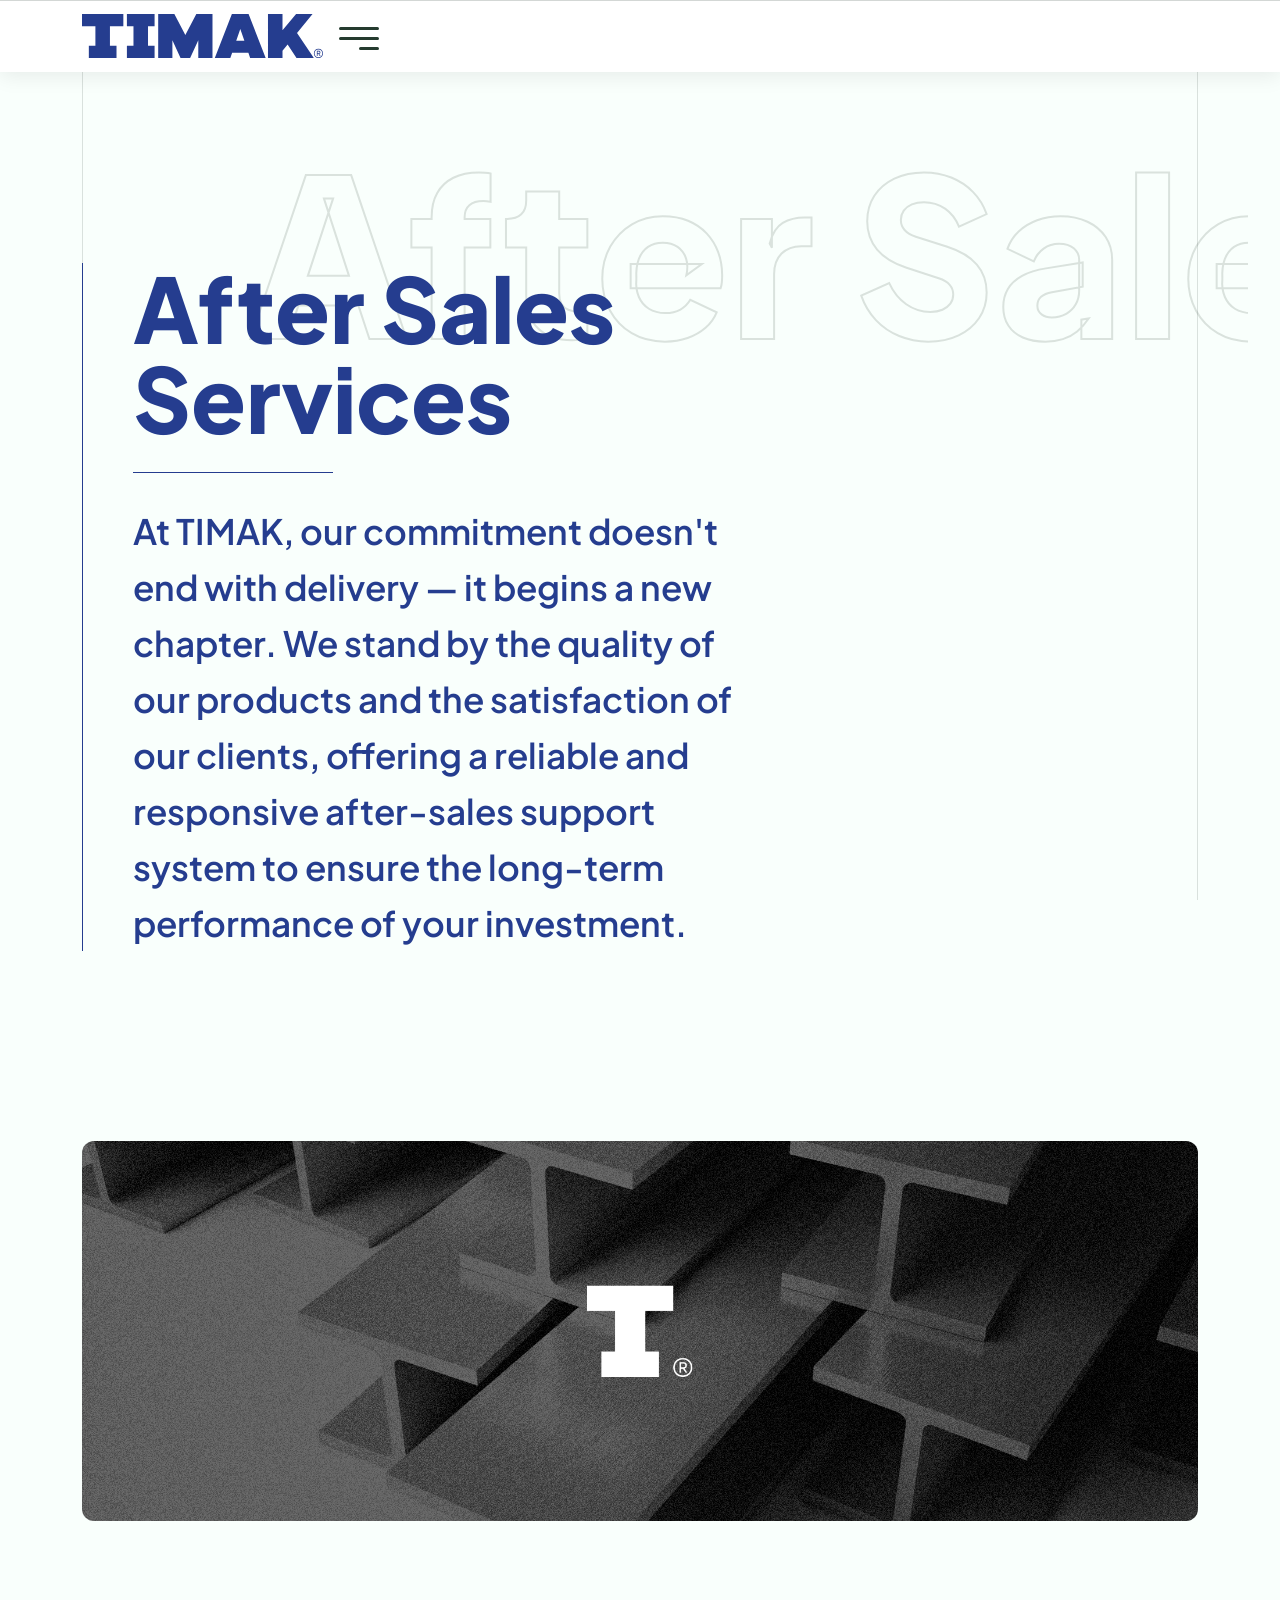
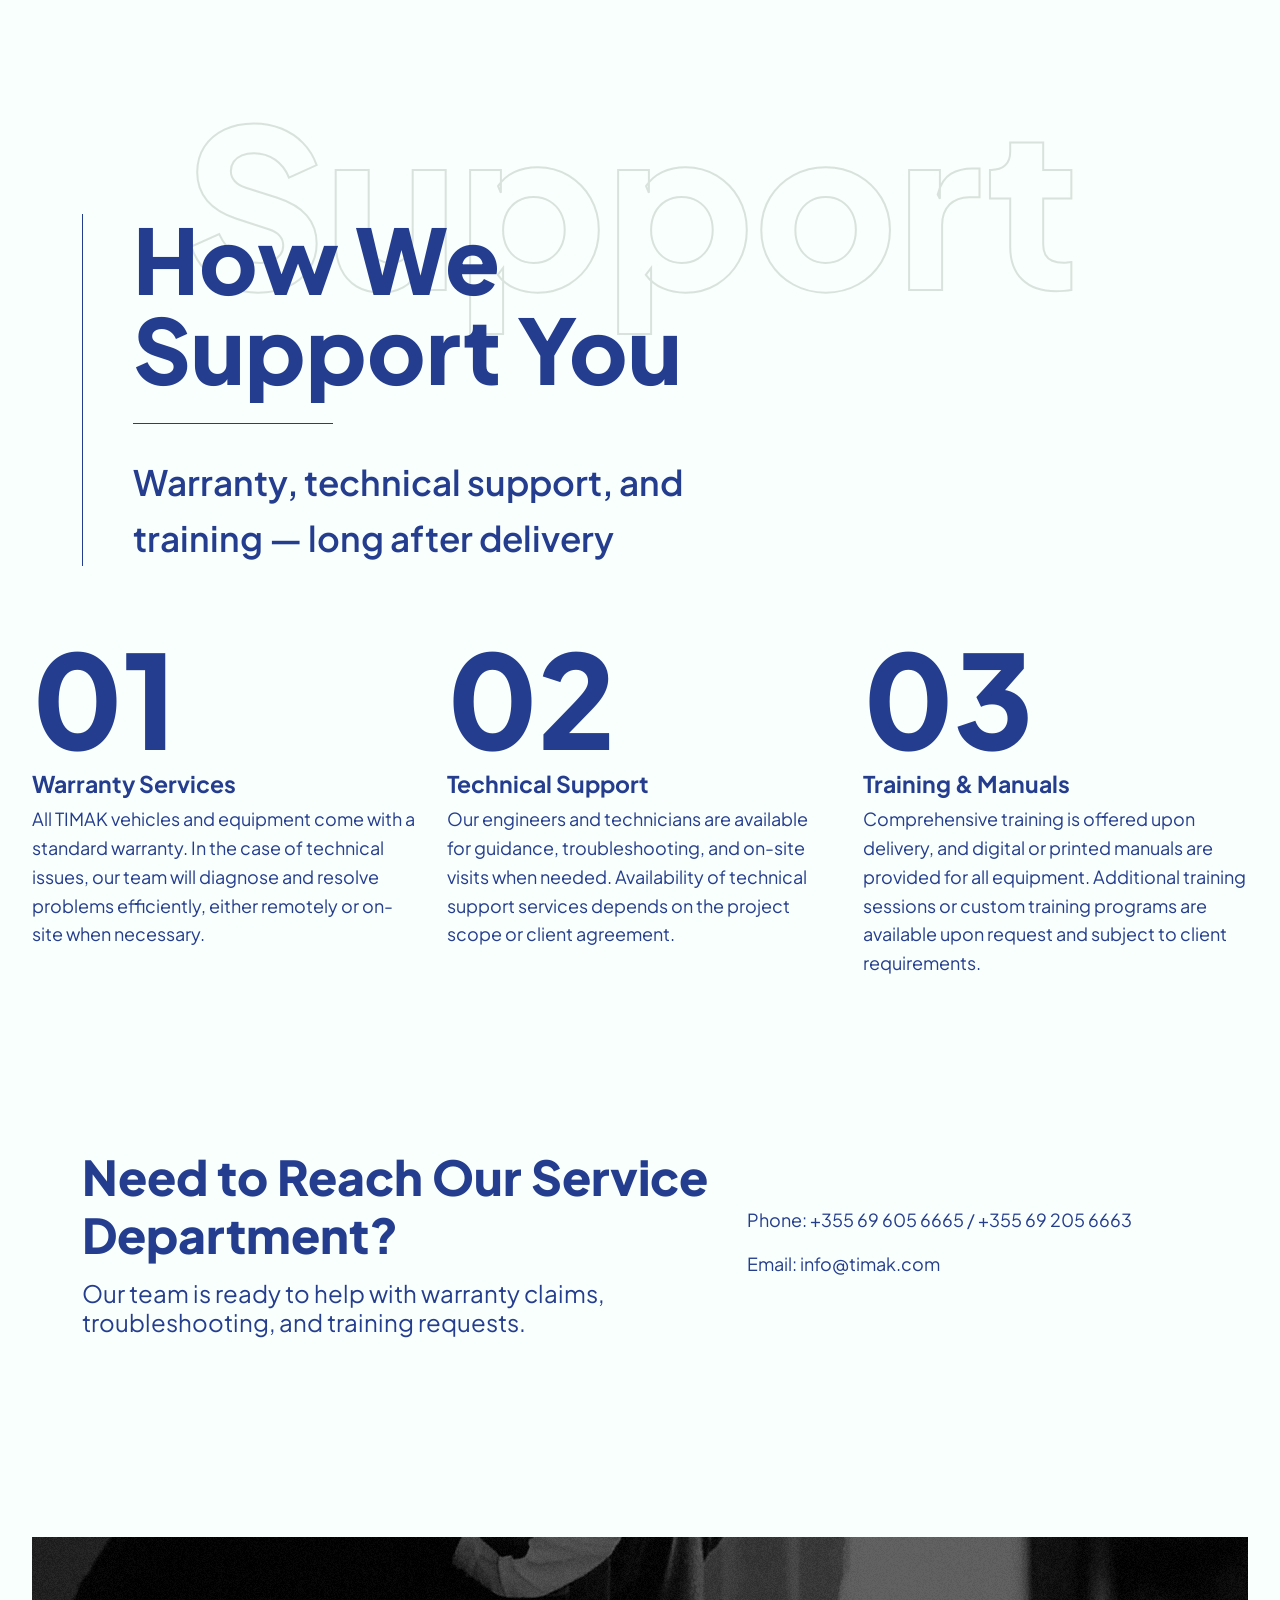
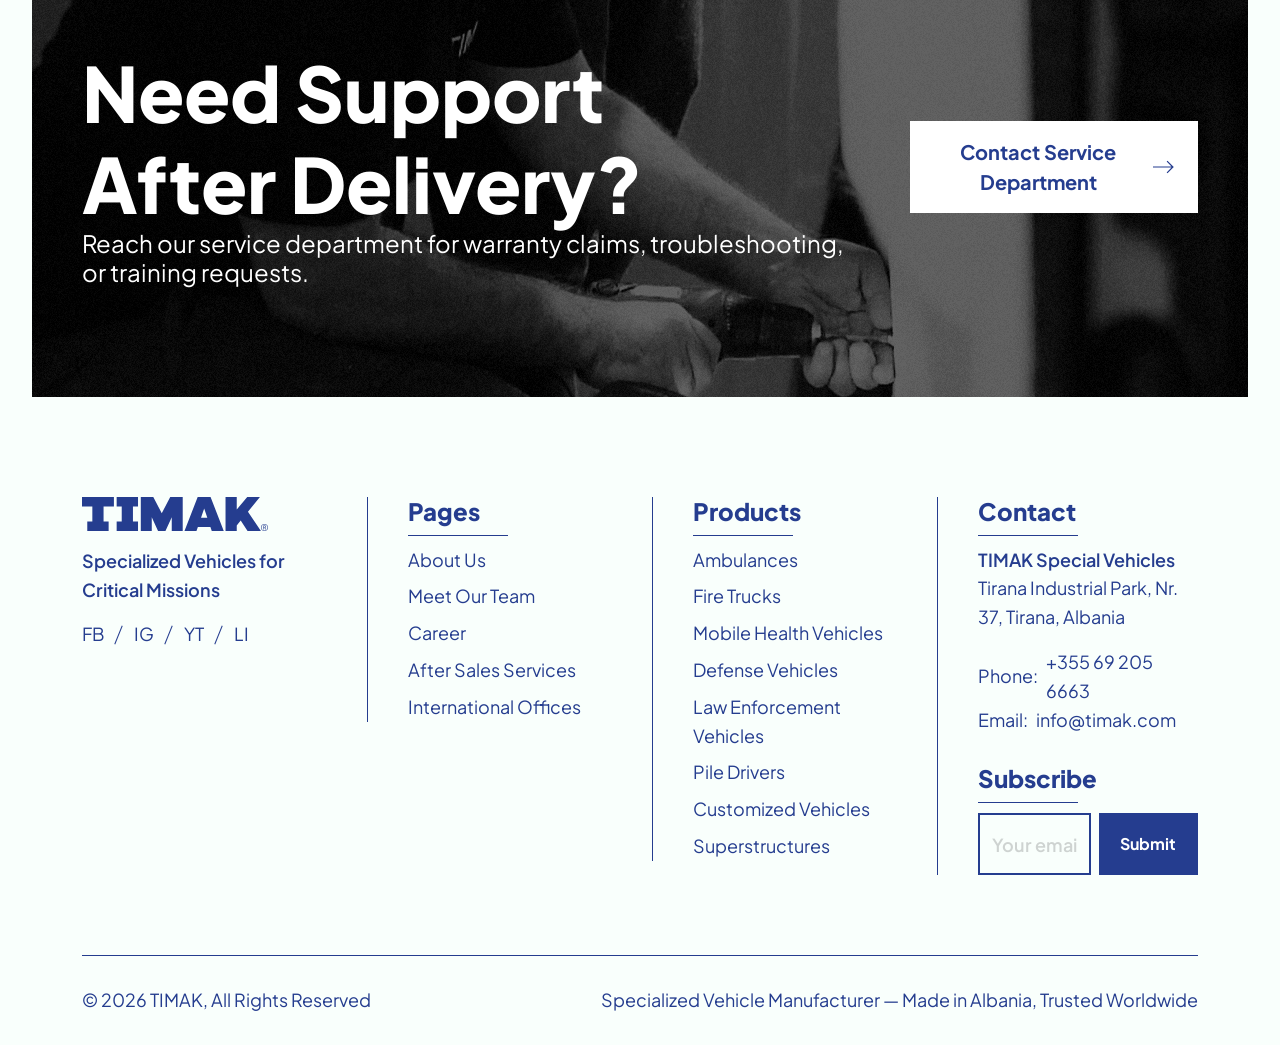
<file: after-sales-services.html>
<!doctype html>
<html lang="en">

	<head>
		<meta charset="utf-8">
        <meta name="theme-color"  content="#0e2a52">
		<meta name="viewport" content="width=device-width, initial-scale=1">
		<meta name="description" content="TIMAK After Sales Services — warranty, technical support, and training for all TIMAK specialized vehicles and equipment." data-i18n-content="seo.aftersales.description">
		<title data-i18n-doctitle="seo.aftersales.title">After Sales Services | TIMAK</title>
		<link rel="icon" type="image/svg+xml" href="assets/images/timak-logo-vertical.svg">
		<link rel="alternate icon" href="assets/images/fav-icon/favicon.ico">

		<link rel="preconnect" href="https://fonts.googleapis.com">
		<link rel="preconnect" href="https://fonts.gstatic.com" crossorigin>
		<link href="https://fonts.googleapis.com/css2?family=Plus+Jakarta+Sans:ital,wght@0,300;0,400;0,500;0,600;0,700;0,800;1,400;1,500;1,600;1,700;1,800&display=swap" rel="stylesheet">

		<link rel="stylesheet" href="assets/css/swiper-bundle.min.css">
		<link rel="stylesheet" href="assets/css/odometer.css">
		<link rel="stylesheet" href="assets/css/animate.css">
		<link rel="stylesheet" href="assets/css/magnific-popup.css">
		<link rel="stylesheet" href="assets/css/style.css">
		<link rel="stylesheet" href="assets/css/rtl.css">

		<style>
			.timak-logo-header{ height:38px; width:auto; display:block; }
			.timak-logo-footer{ height:34px; width:auto; display:block; }
			@media (min-width: 1200px){ .timak-logo-header{ height:44px; } }
			.lang-dropdown .dropdown-menu{ min-width:6rem; }
			.service-hero-image{ border-radius:12px; overflow:hidden; }
			.service-hero-image img{ width:100%; height:100%; object-fit:cover; }
		</style>

	</head>



	<body>
		<div class="page">

			<div class="w-100 h-100 position-fixed top-0 start-0 page-lines">
				<div class="container position-relative h-100">
					<span class="page-line-start position-absolute h-100"></span>
					<span class="page-line-end position-absolute h-100"></span>
				</div>
			</div>

			<!--Header Section ======================-->
			<header class="section-header header-1 industria-nav sticky-navbar header-bg-1">
				<nav class="navbar navbar-expand-xxl navbar-light nav-border hover-menu">
					<div class="container">
						<div class="d-flex align-items-center justify-content-between d-xxl-none">
							<a href="index.html" class="navbar-brand logo">
								<img src="assets/images/timak-logo-horizontal.svg" class="timak-logo-header" alt="TIMAK - Specialized Vehicle Manufacturer">
							</a>
							<a href="#" class="toggler-icon text-decoration-none d-block" data-bs-toggle="offcanvas" data-bs-target="#industriaNavbar" aria-controls="industriaNavbar" aria-label="Toggle navigation">
								<svg width="40" height="23" viewBox="0 0 40 23" fill="none" xmlns="http://www.w3.org/2000/svg">
									<line x1="1.5" y1="1.5" x2="38.5" y2="1.5" stroke="#253B2F" stroke-width="3" stroke-linecap="round"/>
									<line x1="1.5" y1="11.5" x2="38.5" y2="11.5" stroke="#253B2F" stroke-width="3" stroke-linecap="round"/>
									<line x1="21.5" y1="21.5" x2="38.5" y2="21.5" stroke="#253B2F" stroke-width="3" stroke-linecap="round"/>
								</svg>
							</a>
						</div>
						<div class="collapse navbar-collapse">
							<div class="d-flex align-items-center justify-content-between flex-grow-1">
								<a href="index.html" class="navbar-brand logo d-none d-xxl-flex align-items-center me-4" style="margin-right:56px;">
									<img src="assets/images/timak-logo-horizontal.svg" class="timak-logo-header" alt="TIMAK - Specialized Vehicle Manufacturer">
								</a>
								<ul class="navbar-nav flex-grow-1 align-items-xl-center justify-content-xl-between gap-3">
									<li class="nav-item">
										<a class="nav-link" href="index.html" aria-label="nav-links" data-i18n="nav.home">Home</a>
									</li>
									<li class="nav-item dropdown">
										<a class="nav-link d-flex gap-2 align-items-center" href="products.html" aria-label="nav-links" data-bs-toggle="dropdown-hover" aria-expanded="false"><span data-i18n="nav.products">Products</span><span class="dropdown-icon">
												<svg width="12" height="9" viewBox="0 0 12 9" fill="none" xmlns="http://www.w3.org/2000/svg">
													<path d="M11 8L6 2L1 8"/>
												</svg>
											</span>
										</a>
										<div class="dropdown-menu dropdown-menu-lg dropdown-menu-divisions">
										<div class="row">
											<div class="col-lg-6">
												<div class="d-flex flex-column">
													<span class="dropdown-division-label" data-i18n="nav.products.division.emergency">TIMAK Emergency</span>
													<a class="dropdown-item dropdown-item-nested" href="products.html#ambulances" data-category="ambulances" aria-label="single-pages"><span class="link-hover-animation-1" data-i18n="nav.products.ambulances">Ambulances</span></a>
													<a class="dropdown-item dropdown-item-nested" href="products.html#firefighting-vehicles" data-category="firefighting-vehicles" aria-label="single-pages"><span class="link-hover-animation-1" data-i18n="nav.products.firefighting">Firefighting Vehicles</span></a>
													<a class="dropdown-item dropdown-item-nested" href="products.html#mobile-health-vehicles" data-category="mobile-health-vehicles" aria-label="single-pages"><span class="link-hover-animation-1" data-i18n="nav.products.mobileHealth">Mobile Health Vehicles</span></a>
													<span class="dropdown-division-label dropdown-division-label-spaced" data-i18n="nav.products.division.defence">TIMAK Defence</span>
													<a class="dropdown-item dropdown-item-nested" href="products.html#defence-vehicles" data-category="defence-vehicles" aria-label="single-pages"><span class="link-hover-animation-1" data-i18n="nav.products.defence">Defence Vehicles</span></a>
													<a class="dropdown-item dropdown-item-nested" href="products.html#law-enforcement-vehicles" data-category="law-enforcement-vehicles" aria-label="single-pages"><span class="link-hover-animation-1" data-i18n="nav.products.lawEnforcement">Law Enforcement Vehicles</span></a>
												</div>
											</div>
											<div class="col-lg-6">
												<div class="d-flex flex-column dropdown-items-separator separator">
													<span class="dropdown-division-label" data-i18n="nav.products.division.groundworks">TIMAK Groundworks</span>
													<a class="dropdown-item dropdown-item-nested" href="products.html#pile-drivers" data-category="pile-drivers" aria-label="single-pages"><span class="link-hover-animation-1" data-i18n="nav.products.pileDrivers">Pile Drivers</span></a>
													<span class="dropdown-division-label dropdown-division-label-spaced" data-i18n="nav.products.division.utility">TIMAK Utility</span>
													<a class="dropdown-item dropdown-item-nested" href="products.html#superstructures" data-category="superstructures" aria-label="single-pages"><span class="link-hover-animation-1" data-i18n="nav.products.superstructures">SuperStructures</span></a>
													<span class="dropdown-division-label dropdown-division-label-spaced" data-i18n="nav.products.division.engineering">TIMAK Engineering</span>
													<a class="dropdown-item dropdown-item-nested" href="products.html#customized-vehicles" data-category="customized-vehicles" aria-label="single-pages"><span class="link-hover-animation-1" data-i18n="nav.products.customized">Customized Vehicles</span></a>
												</div>
											</div>
										</div>
									</div>
									</li>
									<li class="nav-item">
										<a class="nav-link active" aria-current="page" href="after-sales-services.html" aria-label="nav-links" data-i18n="nav.afterSales">After Sales Services</a>
									</li>
									<li class="nav-item dropdown ">
                                        <a class="nav-link d-flex gap-2 align-items-center" href="#" aria-label="nav-links" data-bs-toggle="dropdown" aria-expanded="false"><span data-i18n="nav.company">Company</span><span class="dropdown-icon">
                                                <svg width="12" height="9" viewBox="0 0 12 9" fill="none" xmlns="http://www.w3.org/2000/svg">
                                                    <path d="M11 8L6 2L1 8"/>
                                                </svg>
                                            </span>
                                        </a>
                                        <ul class="dropdown-menu">
                                            <li><a class="dropdown-item" href="about-us.html" aria-label="single-pages"><span class="link-hover-animation-1" data-i18n="nav.company.aboutUs">About Us</span></a></li>
                                            <li><a class="dropdown-item" href="team.html" aria-label="single-pages"><span class="link-hover-animation-1" data-i18n="nav.company.team">Meet Our Team</span></a></li>
                                            <li><a class="dropdown-item" href="career.html" aria-label="single-pages"><span class="link-hover-animation-1" data-i18n="nav.company.career">Career</span></a></li>
                                            <li><a class="dropdown-item" href="international-offices.html" aria-label="single-pages"><span class="link-hover-animation-1" data-i18n="nav.company.offices">International Offices</span></a></li>
                                        </ul>
                                    </li>
									<li class="nav-item">
										<a class="nav-link" href="contact.html" data-i18n="nav.contact">Contact Us</a>
									</li>
									<li class="nav-item dropdown lang-dropdown">
										<a class="nav-link d-flex gap-2 align-items-center" href="#" aria-label="language switcher" data-bs-toggle="dropdown" aria-expanded="false">
											EN
											<span class="dropdown-icon">
												<svg width="12" height="9" viewBox="0 0 12 9" fill="none" xmlns="http://www.w3.org/2000/svg">
													<path d="M11 8L6 2L1 8"/>
												</svg>
											</span>
										</a>
										<ul class="dropdown-menu" data-lang-switcher>
											<li><a class="dropdown-item active" href="#" data-lang="en">EN</a></li>
											<li><a class="dropdown-item" href="#" data-lang="sq">SQ</a></li>
											<li><a class="dropdown-item" href="#" data-lang="ru">RU</a></li>
											<li><a class="dropdown-item" href="#" data-lang="es">ES</a></li>
											<li><a class="dropdown-item" href="#" data-lang="fr">FR</a></li>
											<li><a class="dropdown-item" href="#" data-lang="ar">AR</a></li>
										</ul>
									</li>
								</ul>
							</div>
						</div>
					</div>
					<!-- container-fluid -->
				</nav>

			</header>
			<!--Header Section ======================-->


			<!--Mobile-Header ======================-->
			<nav class="industria-nav" aria-label="Offcanvas navbar large">
				<div class="offcanvas offcanvas-end" data-bs-backdrop="static" tabindex="-1" id="industriaNavbar" aria-labelledby="industriaNavbarLabel">
					<div class="offcanvas-header">
						<span class="offcanvas-title" id="industriaNavbarLabel">
							<a href="index.html" class="navbar-brand logo">
								<img src="assets/images/timak-logo-horizontal.svg" class="timak-logo-header" alt="TIMAK - Specialized Vehicle Manufacturer">
							</a>
						</span>
						<button type="button" class="btn-close" data-bs-dismiss="offcanvas" aria-label="Close"></button>
					</div>
					<div class="offcanvas-body justify-content-between section-full-width">
						<ul class="navbar-nav flex-grow-1 align-items-xl-center gap-3 gap-xl-40 gap-xxl-50">
							<li class="nav-item">
								<a class="nav-link" href="index.html" aria-label="nav-links" data-i18n="nav.home">Home</a>
							</li>
							<li class="nav-item dropdown">
								<a class="nav-link d-flex gap-2 align-items-center" href="products.html" aria-label="nav-links" data-bs-toggle="dropdown-hover" aria-expanded="false"><span data-i18n="nav.products">Products</span><span class="dropdown-icon">
										<svg width="12" height="9" viewBox="0 0 12 9" fill="none" xmlns="http://www.w3.org/2000/svg">
											<path d="M11 8L6 2L1 8"/>
										</svg>
									</span>
								</a>
								<div class="dropdown-menu dropdown-menu-lg dropdown-menu-divisions">
										<div class="row">
											<div class="col-lg-6">
												<div class="d-flex flex-column">
													<span class="dropdown-division-label" data-i18n="nav.products.division.emergency">TIMAK Emergency</span>
													<a class="dropdown-item dropdown-item-nested" href="products.html#ambulances" data-category="ambulances" aria-label="single-pages"><span class="link-hover-animation-1" data-i18n="nav.products.ambulances">Ambulances</span></a>
													<a class="dropdown-item dropdown-item-nested" href="products.html#firefighting-vehicles" data-category="firefighting-vehicles" aria-label="single-pages"><span class="link-hover-animation-1" data-i18n="nav.products.firefighting">Firefighting Vehicles</span></a>
													<a class="dropdown-item dropdown-item-nested" href="products.html#mobile-health-vehicles" data-category="mobile-health-vehicles" aria-label="single-pages"><span class="link-hover-animation-1" data-i18n="nav.products.mobileHealth">Mobile Health Vehicles</span></a>
													<span class="dropdown-division-label dropdown-division-label-spaced" data-i18n="nav.products.division.defence">TIMAK Defence</span>
													<a class="dropdown-item dropdown-item-nested" href="products.html#defence-vehicles" data-category="defence-vehicles" aria-label="single-pages"><span class="link-hover-animation-1" data-i18n="nav.products.defence">Defence Vehicles</span></a>
													<a class="dropdown-item dropdown-item-nested" href="products.html#law-enforcement-vehicles" data-category="law-enforcement-vehicles" aria-label="single-pages"><span class="link-hover-animation-1" data-i18n="nav.products.lawEnforcement">Law Enforcement Vehicles</span></a>
												</div>
											</div>
											<div class="col-lg-6">
												<div class="d-flex flex-column dropdown-items-separator separator">
													<span class="dropdown-division-label" data-i18n="nav.products.division.groundworks">TIMAK Groundworks</span>
													<a class="dropdown-item dropdown-item-nested" href="products.html#pile-drivers" data-category="pile-drivers" aria-label="single-pages"><span class="link-hover-animation-1" data-i18n="nav.products.pileDrivers">Pile Drivers</span></a>
													<span class="dropdown-division-label dropdown-division-label-spaced" data-i18n="nav.products.division.utility">TIMAK Utility</span>
													<a class="dropdown-item dropdown-item-nested" href="products.html#superstructures" data-category="superstructures" aria-label="single-pages"><span class="link-hover-animation-1" data-i18n="nav.products.superstructures">SuperStructures</span></a>
													<span class="dropdown-division-label dropdown-division-label-spaced" data-i18n="nav.products.division.engineering">TIMAK Engineering</span>
													<a class="dropdown-item dropdown-item-nested" href="products.html#customized-vehicles" data-category="customized-vehicles" aria-label="single-pages"><span class="link-hover-animation-1" data-i18n="nav.products.customized">Customized Vehicles</span></a>
												</div>
											</div>
										</div>
									</div>
							</li>
							<li class="nav-item">
								<a class="nav-link active" aria-current="page" href="after-sales-services.html" aria-label="nav-links" data-i18n="nav.afterSales">After Sales Services</a>
							</li>
							<li class="nav-item dropdown ">
								<a class="nav-link d-flex gap-2 align-items-center" href="#" aria-label="nav-links" data-bs-toggle="dropdown" aria-expanded="false"><span data-i18n="nav.company">Company</span><span class="dropdown-icon">
										<svg width="12" height="9" viewBox="0 0 12 9" fill="none" xmlns="http://www.w3.org/2000/svg">
											<path d="M11 8L6 2L1 8"/>
										</svg>
									</span>
								</a>
								<ul class="dropdown-menu">
									<li><a class="dropdown-item" href="about-us.html" aria-label="single-pages"><span class="link-hover-animation-1" data-i18n="nav.company.aboutUs">About Us</span></a></li>
									<li><a class="dropdown-item" href="team.html" aria-label="single-pages"><span class="link-hover-animation-1" data-i18n="nav.company.team">Meet Our Team</span></a></li>
									<li><a class="dropdown-item" href="career.html" aria-label="single-pages"><span class="link-hover-animation-1" data-i18n="nav.company.career">Career</span></a></li>
									<li><a class="dropdown-item" href="international-offices.html" aria-label="single-pages"><span class="link-hover-animation-1" data-i18n="nav.company.offices">International Offices</span></a></li>
								</ul>
							</li>
							<li class="nav-item">
								<a class="nav-link" href="contact.html" data-i18n="nav.contact">Contact Us</a>
							</li>
							<li class="nav-item dropdown lang-dropdown">
								<a class="nav-link d-flex gap-2 align-items-center" href="#" aria-label="language switcher" data-bs-toggle="dropdown" aria-expanded="false">
									EN
									<span class="dropdown-icon">
										<svg width="12" height="9" viewBox="0 0 12 9" fill="none" xmlns="http://www.w3.org/2000/svg">
											<path d="M11 8L6 2L1 8"/>
										</svg>
									</span>
								</a>
								<ul class="dropdown-menu" data-lang-switcher>
									<li><a class="dropdown-item active" href="#" data-lang="en">EN</a></li>
									<li><a class="dropdown-item" href="#" data-lang="sq">SQ</a></li>
									<li><a class="dropdown-item" href="#" data-lang="ru">RU</a></li>
									<li><a class="dropdown-item" href="#" data-lang="es">ES</a></li>
									<li><a class="dropdown-item" href="#" data-lang="fr">FR</a></li>
									<li><a class="dropdown-item" href="#" data-lang="ar">AR</a></li>
								</ul>
							</li>
						</ul>
						<div class="d-flex align-items-center gap-40 gap-xxl-50 pt-30 pt-xl-0">
							<div>
								<a href="contact.html" class="btn btn-primary"><span data-i18n="common.getOffer">Get Offer</span></a>
							</div>
						</div>
					</div>
				</div>
			</nav>
			<!--Mobile-Header ======================-->



			<!--Banner Section ======================-->
			<section class="section-banner position-relative pt-60">
				<div class="section-full-width">
					<div class="section-title-wrapper position-relative">
						<div class="scroll-move">
							<span class="scrolling-text display-1 fw-extra-bold stroke-title text-stroke stroke-width-2 stroke-opacity-20 stroke-color lh-1" data-i18n="aftersales.banner.eyebrow">After Sales</span>
						</div>

						<div class="container">
							<div class="section-title section-separator">
								<h1 class="fw-extra-bold heading-title separator lh-1" data-i18n="aftersales.banner.title">After Sales Services</h1>
								<p class="fs-4 fw-semibold mb-0 subtitle subtitle-width" data-i18n="aftersales.banner.subtitle">At TIMAK, our commitment doesn't end with delivery — it begins a new chapter. We stand by the quality of our products and the satisfaction of our clients, offering a reliable and responsive after-sales support system to ensure the long-term performance of your investment.</p>
							</div>
						</div>
					</div>
					<!-- section-title-wrapper -->
				</div>
				<!-- section-full-width -->
			</section>
			<!--Banner Section ======================-->



			<!--Hero Image Section ======================-->
			<section class="section-full-width overflow-x-hidden pt-50 pt-lg-90">
				<div class="container">
					<div class="service-hero-image" style="height:380px;">
						<img src="assets/images/photos/TIMAK_3.jpg" alt="TIMAK technician performing service work on a specialized vehicle" data-i18n-alt="aftersales.hero.imgAlt">
					</div>
				</div>
			</section>
			<!--Hero Image Section ======================-->



			<!--Service Section ======================-->
			<section class="section-service service-1 section-full-width position-relative pt-4 pt-lg-90">
				<div class="section-title-wrapper position-relative mb-n5 mb-lg-n90 mb-xxl-n160">
					<div class="scroll-move">
						<span class="scrolling-text display-1 fw-extra-bold stroke-title text-stroke stroke-width-2 stroke-opacity-20 stroke-color lh-1" data-i18n="aftersales.support.eyebrow">Support</span>
					</div>

					<div class="container">
						<div class="section-title section-separator">
							<h2 class="fw-extra-bold heading-title title-width separator lh-1" data-i18n="aftersales.support.title">How We Support You</h2>
							<p class="fs-4 fw-semibold mb-0 subtitle subtitle-width" data-i18n="aftersales.support.subtitle">Warranty, technical support, and training — long after delivery</p>
						</div>
					</div>
				</div>
				<div class="service-info pb-5 pb-lg-70 pb-xxl-100 pt-0 pt-lg-30 pt-xxl-60">
					<div class="row gx-30 gy-3">
						<div class="col-sm-6 col-lg-4">
							<div class="service-details">
								<h2 class="stroke-heading">
									<svg stroke-width="1" class="text-line-2 fw-extra-bold"><text x="0%" dominant-baseline="middle" y="70%">01</text></svg>
								</h2>
								<h4 class="service-title d-inline-block" data-i18n="aftersales.support.item1.title">Warranty Services</h4>
								<p class="mb-0" data-i18n="aftersales.support.item1.text">All TIMAK vehicles and equipment come with a standard warranty. In the case of technical issues, our team will diagnose and resolve problems efficiently, either remotely or on-site when necessary.</p>
							</div>
						</div>
						<!-- col-3 -->
						<div class="col-sm-6 col-lg-4">
							<div class="service-details">
								<h2 class="stroke-heading">
									<svg stroke-width="1" class="text-line-2 fw-extra-bold"><text x="0%" dominant-baseline="middle" y="70%">02</text></svg>
								</h2>
								<h4 class="service-title d-inline-block" data-i18n="aftersales.support.item2.title">Technical Support</h4>
								<p class="mb-0" data-i18n="aftersales.support.item2.text">Our engineers and technicians are available for guidance, troubleshooting, and on-site visits when needed. Availability of technical support services depends on the project scope or client agreement.</p>
							</div>
						</div>
						<!-- col-3 -->
						<div class="col-sm-6 col-lg-4">
							<div class="service-details">
								<h2 class="stroke-heading">
									<svg stroke-width="1" class="text-line-2 fw-extra-bold"><text x="0%" dominant-baseline="middle" y="70%">03</text></svg>
								</h2>
								<h4 class="service-title d-inline-block" data-i18n="aftersales.support.item3.title">Training & Manuals</h4>
								<p class="mb-0" data-i18n="aftersales.support.item3.text">Comprehensive training is offered upon delivery, and digital or printed manuals are provided for all equipment. Additional training sessions or custom training programs are available upon request and subject to client requirements.</p>
							</div>
						</div>
						<!-- col-3 -->
					</div>
					<!-- row -->
				</div>
				<!--service-info  -->
			</section>
			<!--Service Section ======================-->



			<!--Service Contact Section ======================-->
			<section class="section-full-width pt-50 pt-lg-100 pb-50 pb-lg-100">
				<div class="container">
					<div class="row align-items-center gy-40">
						<div class="col-lg-7">
							<h2 class="fw-extra-bold heading-title heading-title-compact mb-3" data-i18n="aftersales.serviceContact.title">Need to Reach Our Service Department?</h2>
							<p class="fs-5 mb-0" data-i18n="aftersales.serviceContact.text">Our team is ready to help with warranty claims, troubleshooting, and training requests.</p>
						</div>
						<div class="col-lg-5">
							<div class="job-contents d-flex flex-column gap-3">
								<p class="mb-0"><span data-i18n="aftersales.serviceContact.phoneLabel">Phone:</span> <a href="tel:+355696056665" class="text-decoration-none link-hover-animation-1">+355 69 605 6665</a> / <a href="tel:+355692056663" class="text-decoration-none link-hover-animation-1">+355 69 205 6663</a></p>
								<p class="mb-0"><span data-i18n="aftersales.serviceContact.emailLabel">Email:</span> <a href="mailto:info@timak.com" class="text-decoration-none link-hover-animation-1">info@timak.com</a></p>
							</div>
						</div>
					</div>
				</div>
			</section>
			<!--Service Contact Section ======================-->


			<!--Feedback Section (CTA) ======================-->
			<section id="feedback" class="section-feedback feedback-1 pt-50 pt-lg-100 pt-xxl-120">
				<div class="section-full-width">
					<div class="feedback-wrapper feedback-bg-1 position-relative">
						<div class="container">
							<div class="feedback-content d-flex flex-column gap-40 flex-md-row align-items-md-center justify-content-md-between">
								<div>
									<h2 class="fw-extra-bold feedback-title display-4 mb-3" data-i18n="aftersales.feedback.title">Need Support After Delivery?</h2>
									<p class="mb-0 fs-5" data-i18n="aftersales.feedback.text">Reach our service department for warranty claims, troubleshooting, or training requests.</p>
								</div>
								<div class="industria-button d-flex flex-wrap gap-3">
									<a href="contact.html" class="btn btn-xl btn-white gap-10">
										<span data-i18n="aftersales.feedback.cta">Contact Service Department</span>
										<svg class="arrow" width="35" height="22" viewBox="0 0 35 22" fill="none" xmlns="http://www.w3.org/2000/svg"><path fill-rule="evenodd" clip-rule="evenodd" d="M24 0.585815L34.4142 10.9999L24 21.4142L22.5858 20L30.5857 12L0 12L2.38419e-07 10L30.5858 10L22.5858 2.00003L24 0.585815Z"></path></svg>
									</a>
								</div>
							</div>
						</div>
					</div>
				</div>
			</section>
			<!--Feedback Section ======================-->


			<!--Footer Section ======================-->
			<footer class="section-footer pt-5 pt-lg-100 pt-xxl-120 section-full-width position-relative">
				<div class="container">
					<div class="footer-contents">
						<div class="row gy-5 gy-lg-0">
							<div class="col-lg-3">
								<div>
									<a class="navbar-brand py-0" href="index.html">
									<span class="logo"><img src="assets/images/timak-logo-horizontal.svg" class="timak-logo-footer" alt="TIMAK logo"></span>
									</a>
									<p class="py-10 py-lg-3 mb-0 fw-semibold"><span data-i18n="footer.tagline">Specialized Vehicles for Critical Missions</span></p>
									<ul class="contact-lists list-unstyled mb-0 d-flex">
										<li><a href="https://www.facebook.com/timakalbania" target="_blank" rel="noopener" class="link-hover-animation-1 text-decoration-none text-uppercase">fb</a></li>
										<li><a href="https://www.instagram.com/timakofficial/" target="_blank" rel="noopener" class="link-hover-animation-1 text-decoration-none text-uppercase">ig</a></li>
										<li><a href="https://www.youtube.com/channel/UCKZ67lQ3aa48U2AndTVSTgg" target="_blank" rel="noopener" class="link-hover-animation-1 text-decoration-none text-uppercase">yt</a></li>
										<li><a href="https://www.linkedin.com/company/timak/" target="_blank" rel="noopener" class="link-hover-animation-1 text-decoration-none text-uppercase">li</a></li>
									</ul>
								</div>
							</div>
							<div class="col-lg-3 col-xxl-2">
								<div class="address-details">
									<h5 class="fw-extra-bold separator"><span data-i18n="footer.pages">Pages</span></h5>
									<ul class="list-unstyled d-flex flex-column gap-2 mb-0">
										<li><a href="about-us.html" class="text-decoration-none link-hover-animation-1" data-i18n="footer.pages.aboutUs">About Us</a></li>
										<li><a href="team.html" class="text-decoration-none link-hover-animation-1" data-i18n="footer.pages.team">Meet Our Team</a></li>
										<li><a href="career.html" class="text-decoration-none link-hover-animation-1" data-i18n="footer.pages.career">Career</a></li>
										<li><a href="after-sales-services.html" class="text-decoration-none link-hover-animation-1" data-i18n="footer.pages.afterSales">After Sales Services</a></li>
										<li><a href="international-offices.html" class="text-decoration-none link-hover-animation-1" data-i18n="footer.pages.offices">International Offices</a></li>
									</ul>
								</div>
							</div>
							<div class="col-lg-3 col-xxl-3">
								<div class="address-details">
									<h5 class="fw-extra-bold separator"><span data-i18n="footer.products">Products</span></h5>
									<ul class="list-unstyled d-flex flex-column gap-2 mb-0">
										<li><a href="products.html#ambulances" class="text-decoration-none link-hover-animation-1" data-i18n="footer.products.ambulances">Ambulances</a></li>
										<li><a href="products.html#firefighting-vehicles" class="text-decoration-none link-hover-animation-1" data-i18n="footer.products.fireTrucks">Fire Trucks</a></li>
										<li><a href="products.html#mobile-health-vehicles" class="text-decoration-none link-hover-animation-1" data-i18n="footer.products.mobileHealth">Mobile Health Vehicles</a></li>
										<li><a href="products.html#defence-vehicles" class="text-decoration-none link-hover-animation-1" data-i18n="footer.products.defenseVehicles">Defense Vehicles</a></li>
										<li><a href="products.html#law-enforcement-vehicles" class="text-decoration-none link-hover-animation-1" data-i18n="footer.products.lawEnforcement">Law Enforcement Vehicles</a></li>
										<li><a href="products.html#pile-drivers" class="text-decoration-none link-hover-animation-1" data-i18n="footer.products.pileDrivers">Pile Drivers</a></li>
										<li><a href="products.html#customized-vehicles" class="text-decoration-none link-hover-animation-1" data-i18n="footer.products.customized">Customized Vehicles</a></li>
										<li><a href="products.html#superstructures" class="text-decoration-none link-hover-animation-1" data-i18n="footer.products.superstructures">Superstructures</a></li>
									</ul>
								</div>
							</div>
							<div class="col-lg-3 col-xxl-4">
								<div class="address-details">
									<h5 class="fw-extra-bold separator"><span data-i18n="footer.contact">Contact</span></h5>
									<div class="footer-address">
										<p class="fw-semibold mb-0"><span data-i18n="footer.companyName">TIMAK Special Vehicles</span></p>
										<p><span data-i18n="footer.address">Tirana Industrial Park, Nr. 37, Tirana, Albania</span></p>
									</div>
									<div class="d-flex flex-column mb-30">
										<p class="mb-0 d-flex align-items-center gap-2"><span data-i18n="footer.phoneLabel">Phone:</span> <a href="tel:+355692056663" class="text-decoration-none link-hover-animation-1">+355 69 205 6663</a></p>
										<p class="mb-0 d-flex align-items-center gap-2"><span data-i18n="footer.emailLabel">Email:</span> <a href="mailto:info@timak.com" class="text-decoration-none link-hover-animation-1">info@timak.com</a></p>
									</div>
									<h5 class="fw-extra-bold separator"><span data-i18n="footer.subscribe">Subscribe</span></h5>
									<form action="#" class="d-flex gap-2">
										<input type="email" class="form-control" placeholder="Your email address" aria-label="Subscribe to TIMAK newsletter" data-i18n-placeholder="footer.emailPlaceholder" required>
										<button type="submit" class="btn btn-primary"><span data-i18n="common.submit">Submit</span></button>
									</form>
								</div>
							</div>
						</div>
					</div>
					<div class="copyright d-flex flex-column gap-2 flex-lg-row justify-content-lg-between align-items-lg-center text-center text-sm-start">
						<p class="mb-0">&copy; <span class="dynamic-year"></span> <span data-i18n="footer.copyright">TIMAK, All Rights Reserved</span></p>
						<p class="mb-0"><span data-i18n="footer.bottomTagline">Specialized Vehicle Manufacturer — Made in Albania, Trusted Worldwide</span></p>
					</div>
				</div>
			</footer>
			<!--Footer Section ======================-->

			<!--Back-to-top ======================-->
			<div class="progressCounter progressScroll progress-scroll-opacity-0">
				<div class="progressScroll-border">
				  <div class="progressScroll-circle">
					<span class="progressScroll-text text-white">
						<svg width="24" height="24" viewBox="0 0 54 54" fill="none" xmlns="http://www.w3.org/2000/svg"><path d="M12.1758 41.7882C11.4955 41.1079 11.4388 40.0401 12.0057 39.2953L12.1758 39.1007L39.0508 12.2256C39.7929 11.4835 40.9962 11.4835 41.7383 12.2256C42.4186 12.9059 42.4753 13.9737 41.9084 14.7185L41.7383 14.9131L14.8633 41.7882C14.1211 42.5303 12.9179 42.5303 12.1758 41.7882Z"/><path d="M18.7659 15.5153C17.7163 15.5175 16.8637 14.6685 16.8614 13.619C16.8594 12.6649 17.5608 11.8735 18.4769 11.7358L18.7577 11.7146L40.3903 11.668C41.3473 11.6659 42.14 12.3714 42.2746 13.2906L42.2947 13.5723L42.25 35.2067C42.2478 36.2562 41.3952 37.1052 40.3457 37.1031C39.3916 37.1011 38.6031 36.3963 38.4693 35.4797L38.4493 35.1988L38.489 15.4727L18.7659 15.5153Z"/></svg>
					</span>
					</div>
				</div>
			</div>
			<!--Back-to-top ======================-->

		</div>
		<!-- pages -->

			<script src="assets/js/jquery-3.7.0.min.js"></script>
			<script src="assets/js/lenis.min.js"></script>
			<script src="assets/js/bootstrap.bundle.min.js"></script>
			<script src="assets/js/swiper-bundle.min.js"></script>
			<script src="assets/js/jquery.magnific-popup.min.js"></script>
			<script src="assets/js/anime.min.js"></script>
			<script src="assets/js/animate.js"></script>
			<script src="assets/js/wow.min.js"></script>
			<script src="assets/js/odometer.js"></script>
			<script src="assets/js/jquery.progressScroll.min.js"></script>
			<script src="assets/js/gsap.min.js"></script>
			<script src="assets/js/scrollTrigger.min.js"></script>
			<script src="assets/js/script.js"></script>
			<script src="assets/js/i18n/i18n-data-shared.js"></script>
			<script src="assets/js/i18n/i18n-data-aftersales.js"></script>
			<script src="assets/js/i18n/i18n-engine.js"></script>
	</body>
</html>
</file>
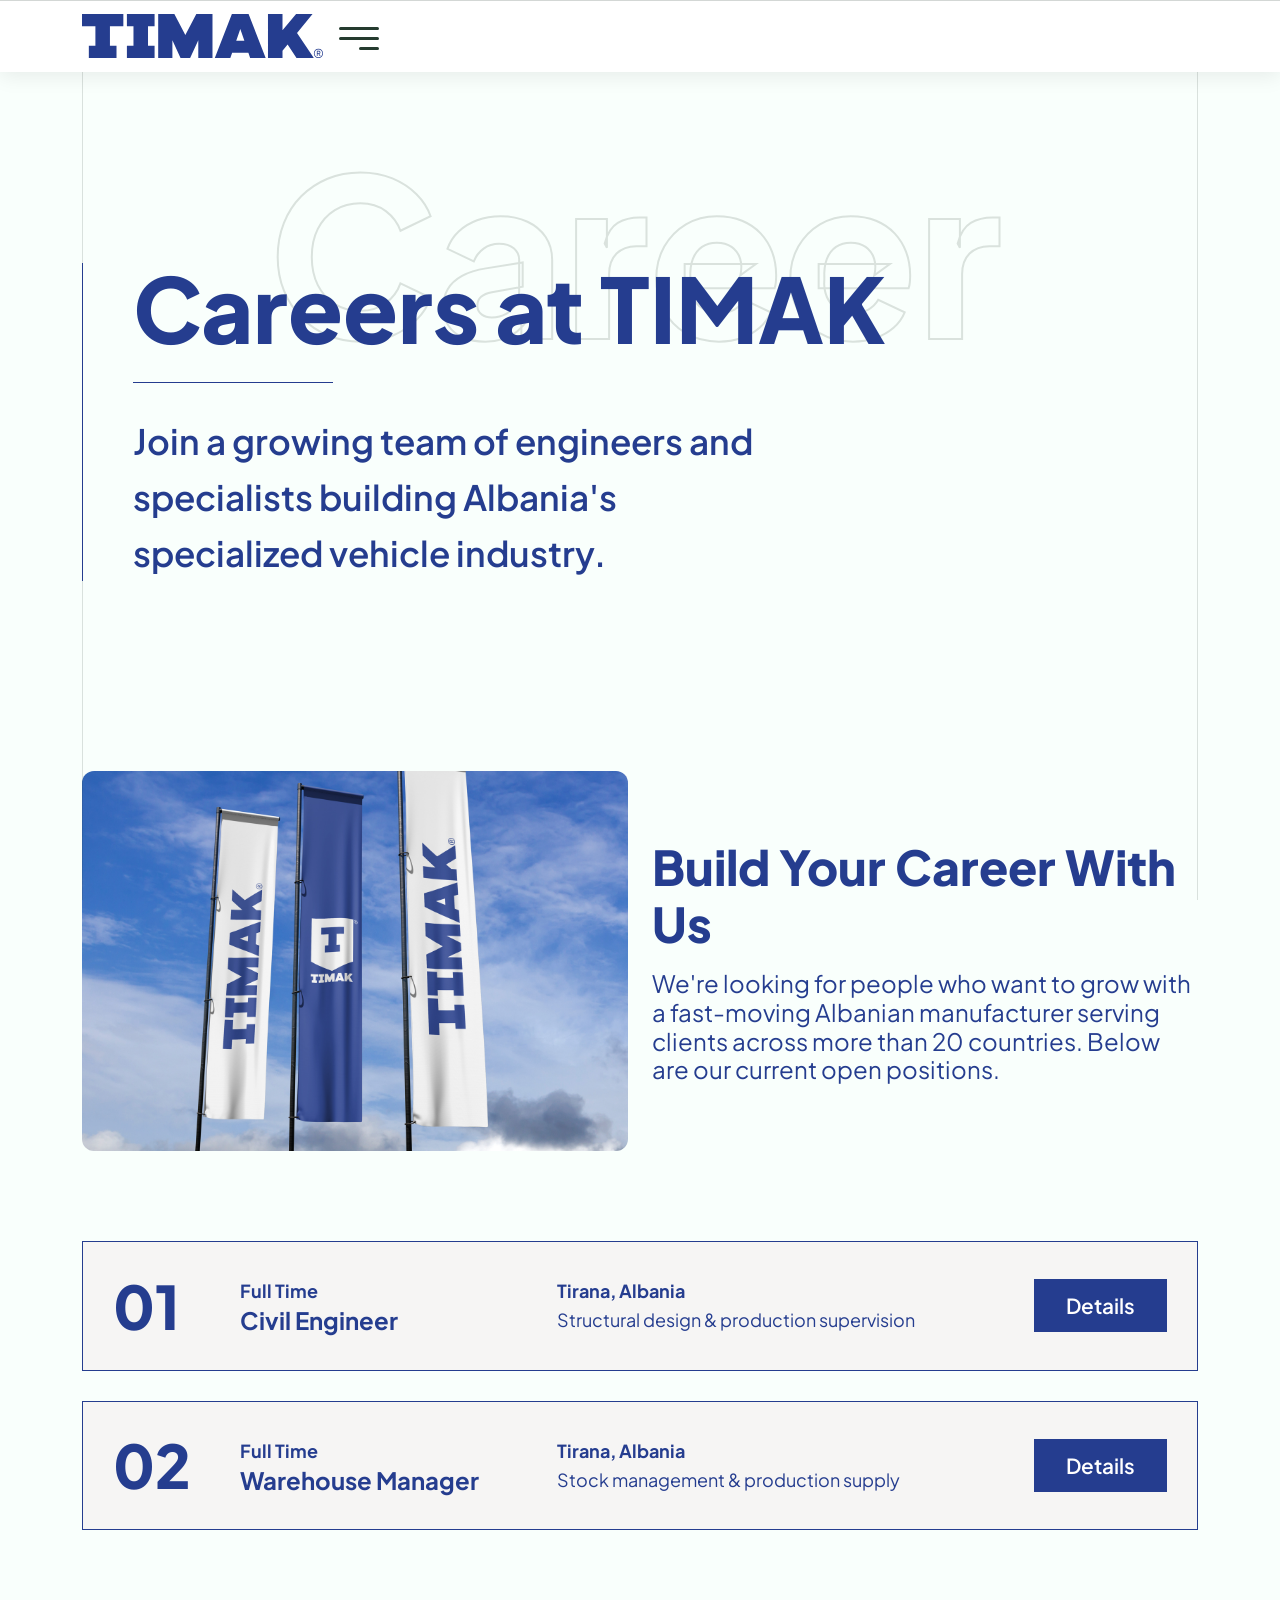
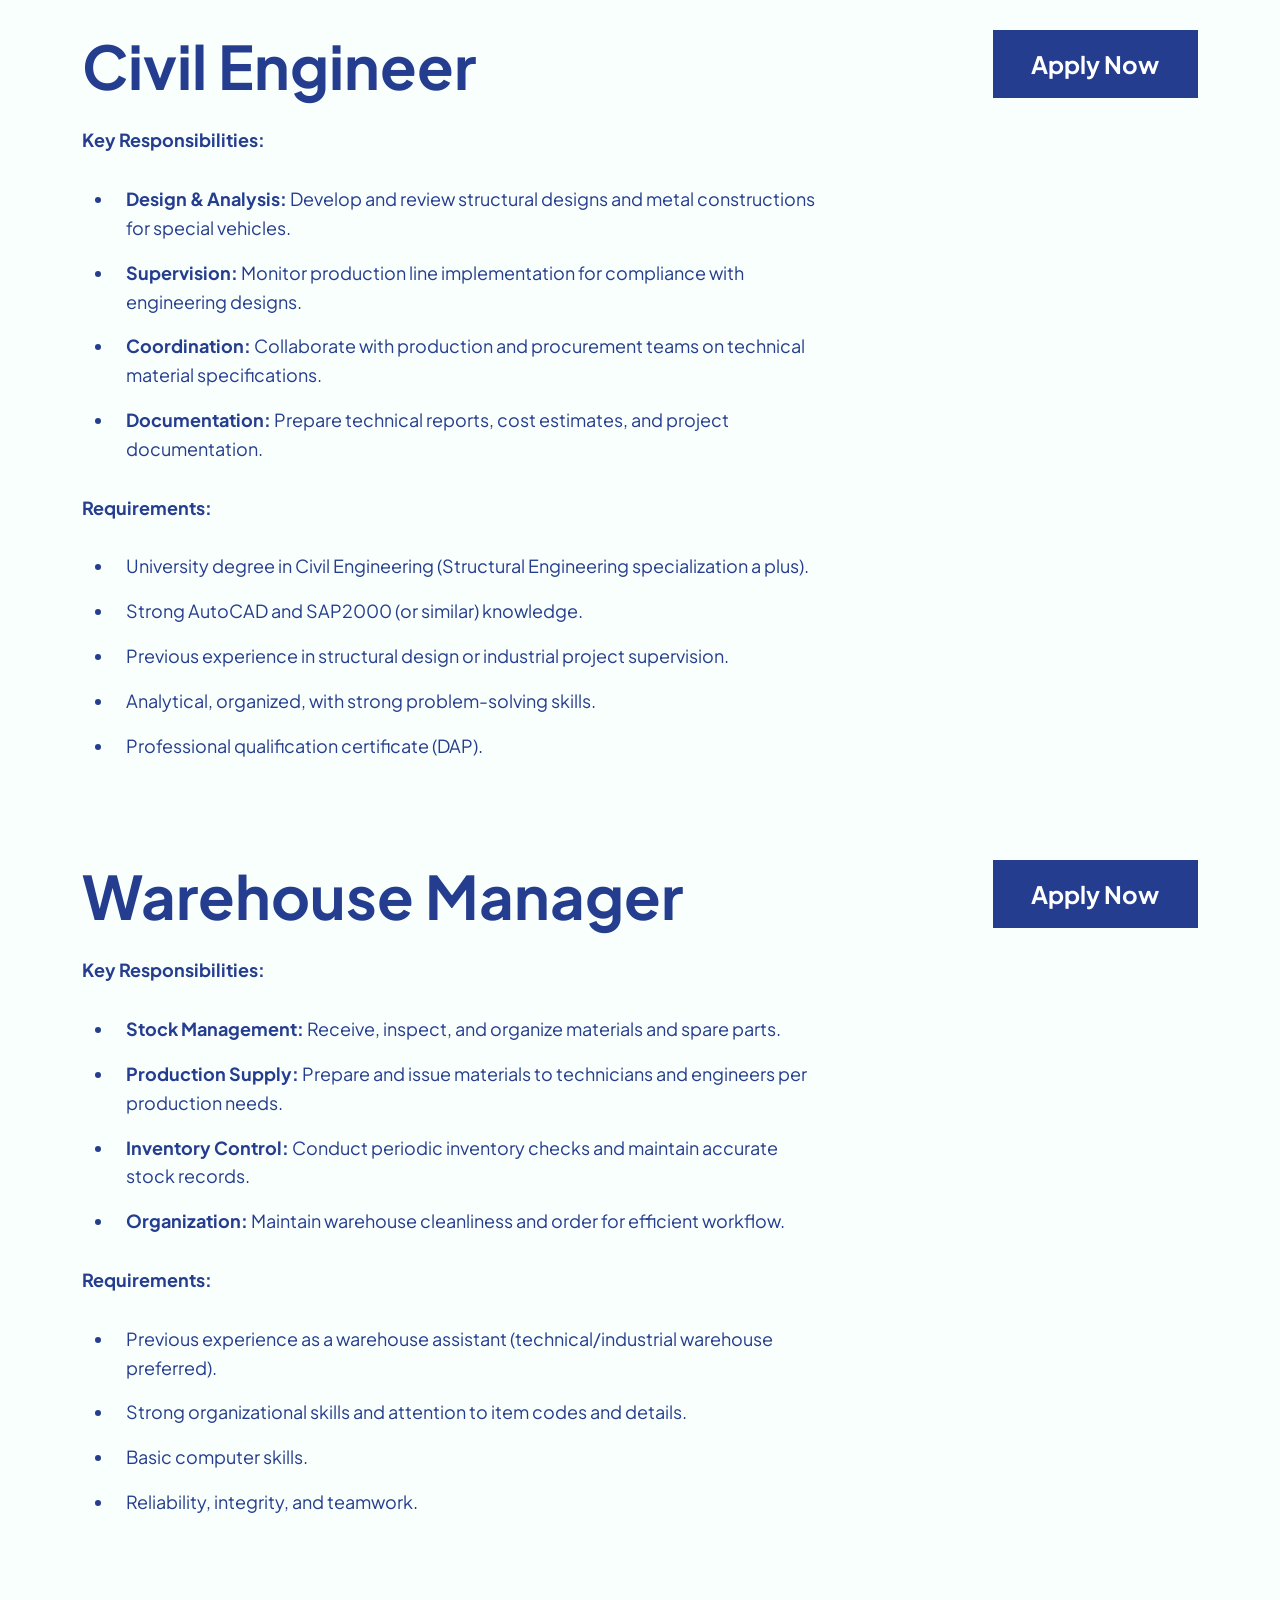
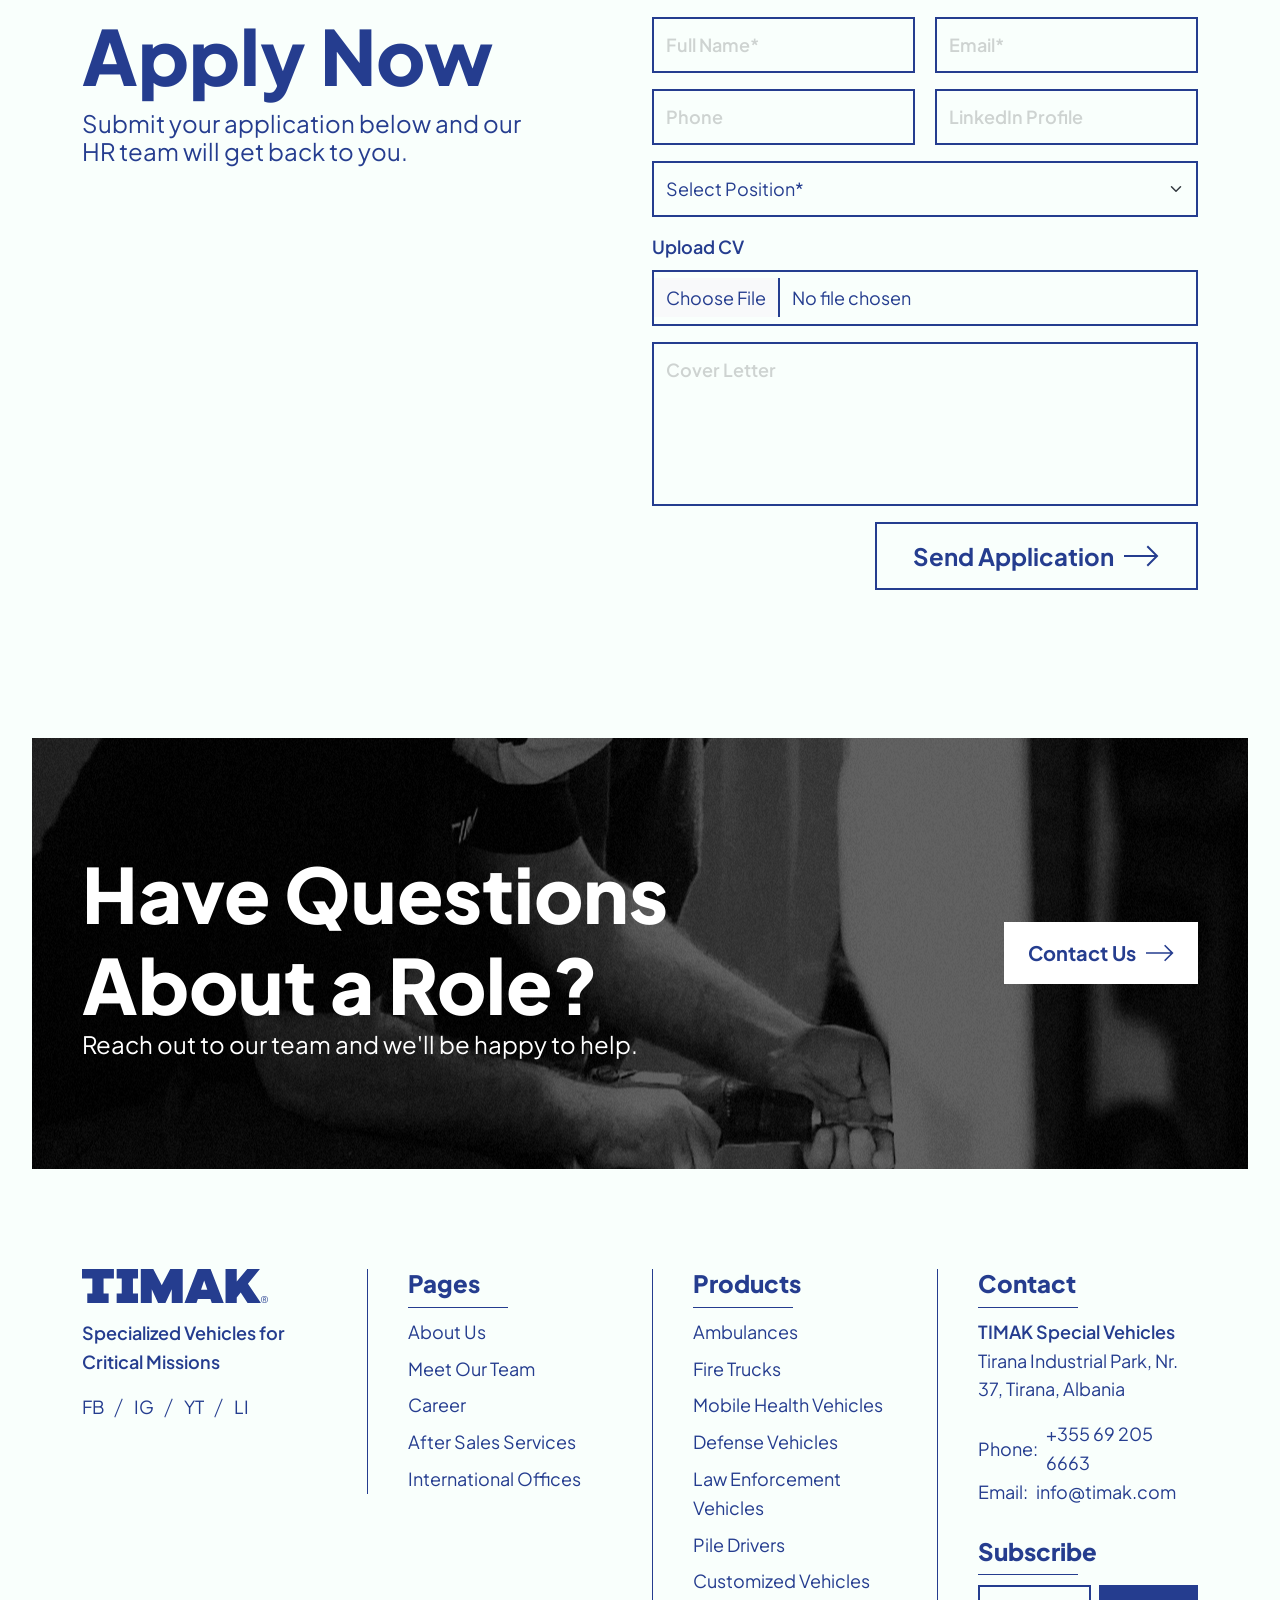
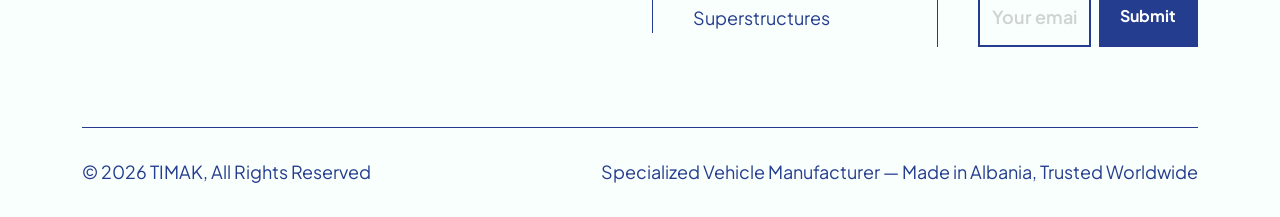
<file: career.html>
<!doctype html>
<html lang="en">

	<head>
		<meta charset="utf-8">
        <meta name="theme-color"  content="#0e2a52">
		<meta name="viewport" content="width=device-width, initial-scale=1">
		<meta name="description" content="Join TIMAK and help build Albania's specialized vehicle industry. Explore open positions in engineering, warehouse operations, and more." data-i18n-content="seo.career.description">
		<title data-i18n-doctitle="seo.career.title">Careers | Join TIMAK</title>
		<link rel="icon" type="image/svg+xml" href="assets/images/timak-logo-vertical.svg">
		<link rel="alternate icon" href="assets/images/fav-icon/favicon.ico">

		<link rel="preconnect" href="https://fonts.googleapis.com">
		<link rel="preconnect" href="https://fonts.gstatic.com" crossorigin>
		<link href="https://fonts.googleapis.com/css2?family=Plus+Jakarta+Sans:ital,wght@0,300;0,400;0,500;0,600;0,700;0,800;1,400;1,500;1,600;1,700;1,800&display=swap" rel="stylesheet">

		<link rel="stylesheet" href="assets/css/swiper-bundle.min.css">
		<link rel="stylesheet" href="assets/css/odometer.css">
		<link rel="stylesheet" href="assets/css/animate.css">
		<link rel="stylesheet" href="assets/css/magnific-popup.css">
		<link rel="stylesheet" href="assets/css/style.css">
		<link rel="stylesheet" href="assets/css/rtl.css">

		<style>
			.timak-logo-header{ height:38px; width:auto; display:block; }
			.timak-logo-footer{ height:34px; width:auto; display:block; }
			@media (min-width: 1200px){ .timak-logo-header{ height:44px; } }
			.lang-dropdown .dropdown-menu{ min-width:6rem; }
		</style>

	</head>



	<body>
		<div class="page">

			<div class="w-100 h-100 position-fixed top-0 start-0 page-lines">
				<div class="container position-relative h-100">
					<span class="page-line-start position-absolute h-100"></span>
					<span class="page-line-end position-absolute h-100"></span>
				</div>
			</div>

			<!--Header Section ======================-->
			<header class="section-header header-1 industria-nav sticky-navbar header-bg-1">
				<nav class="navbar navbar-expand-xxl navbar-light nav-border hover-menu">
					<div class="container">
						<div class="d-flex align-items-center justify-content-between d-xxl-none">
							<a href="index.html" class="navbar-brand logo">
								<img src="assets/images/timak-logo-horizontal.svg" class="timak-logo-header" alt="TIMAK - Specialized Vehicle Manufacturer">
							</a>
							<a href="#" class="toggler-icon text-decoration-none d-block" data-bs-toggle="offcanvas" data-bs-target="#industriaNavbar" aria-controls="industriaNavbar" aria-label="Toggle navigation">
								<svg width="40" height="23" viewBox="0 0 40 23" fill="none" xmlns="http://www.w3.org/2000/svg">
									<line x1="1.5" y1="1.5" x2="38.5" y2="1.5" stroke="#253B2F" stroke-width="3" stroke-linecap="round"/>
									<line x1="1.5" y1="11.5" x2="38.5" y2="11.5" stroke="#253B2F" stroke-width="3" stroke-linecap="round"/>
									<line x1="21.5" y1="21.5" x2="38.5" y2="21.5" stroke="#253B2F" stroke-width="3" stroke-linecap="round"/>
								</svg>
							</a>
						</div>
						<div class="collapse navbar-collapse">
							<div class="d-flex align-items-center justify-content-between flex-grow-1">
								<a href="index.html" class="navbar-brand logo d-none d-xxl-flex align-items-center me-4" style="margin-right:56px;">
									<img src="assets/images/timak-logo-horizontal.svg" class="timak-logo-header" alt="TIMAK - Specialized Vehicle Manufacturer">
								</a>
								<ul class="navbar-nav flex-grow-1 align-items-xl-center justify-content-xl-between gap-3">
									<li class="nav-item">
										<a class="nav-link" href="index.html" aria-label="nav-links" data-i18n="nav.home">Home</a>
									</li>
									<li class="nav-item dropdown">
										<a class="nav-link d-flex gap-2 align-items-center" href="products.html" aria-label="nav-links" data-bs-toggle="dropdown-hover" aria-expanded="false"><span data-i18n="nav.products">Products</span><span class="dropdown-icon">
												<svg width="12" height="9" viewBox="0 0 12 9" fill="none" xmlns="http://www.w3.org/2000/svg">
													<path d="M11 8L6 2L1 8"/>
												</svg>
											</span>
										</a>
										<div class="dropdown-menu dropdown-menu-lg dropdown-menu-divisions">
										<div class="row">
											<div class="col-lg-6">
												<div class="d-flex flex-column">
													<span class="dropdown-division-label" data-i18n="nav.products.division.emergency">TIMAK Emergency</span>
													<a class="dropdown-item dropdown-item-nested" href="products.html#ambulances" data-category="ambulances" aria-label="single-pages"><span class="link-hover-animation-1" data-i18n="nav.products.ambulances">Ambulances</span></a>
													<a class="dropdown-item dropdown-item-nested" href="products.html#firefighting-vehicles" data-category="firefighting-vehicles" aria-label="single-pages"><span class="link-hover-animation-1" data-i18n="nav.products.firefighting">Firefighting Vehicles</span></a>
													<a class="dropdown-item dropdown-item-nested" href="products.html#mobile-health-vehicles" data-category="mobile-health-vehicles" aria-label="single-pages"><span class="link-hover-animation-1" data-i18n="nav.products.mobileHealth">Mobile Health Vehicles</span></a>
													<span class="dropdown-division-label dropdown-division-label-spaced" data-i18n="nav.products.division.defence">TIMAK Defence</span>
													<a class="dropdown-item dropdown-item-nested" href="products.html#defence-vehicles" data-category="defence-vehicles" aria-label="single-pages"><span class="link-hover-animation-1" data-i18n="nav.products.defence">Defence Vehicles</span></a>
													<a class="dropdown-item dropdown-item-nested" href="products.html#law-enforcement-vehicles" data-category="law-enforcement-vehicles" aria-label="single-pages"><span class="link-hover-animation-1" data-i18n="nav.products.lawEnforcement">Law Enforcement Vehicles</span></a>
												</div>
											</div>
											<div class="col-lg-6">
												<div class="d-flex flex-column dropdown-items-separator separator">
													<span class="dropdown-division-label" data-i18n="nav.products.division.groundworks">TIMAK Groundworks</span>
													<a class="dropdown-item dropdown-item-nested" href="products.html#pile-drivers" data-category="pile-drivers" aria-label="single-pages"><span class="link-hover-animation-1" data-i18n="nav.products.pileDrivers">Pile Drivers</span></a>
													<span class="dropdown-division-label dropdown-division-label-spaced" data-i18n="nav.products.division.utility">TIMAK Utility</span>
													<a class="dropdown-item dropdown-item-nested" href="products.html#superstructures" data-category="superstructures" aria-label="single-pages"><span class="link-hover-animation-1" data-i18n="nav.products.superstructures">SuperStructures</span></a>
													<span class="dropdown-division-label dropdown-division-label-spaced" data-i18n="nav.products.division.engineering">TIMAK Engineering</span>
													<a class="dropdown-item dropdown-item-nested" href="products.html#customized-vehicles" data-category="customized-vehicles" aria-label="single-pages"><span class="link-hover-animation-1" data-i18n="nav.products.customized">Customized Vehicles</span></a>
												</div>
											</div>
										</div>
									</div>
									</li>
									<li class="nav-item">
										<a class="nav-link" href="after-sales-services.html" aria-label="nav-links" data-i18n="nav.afterSales">After Sales Services</a>
									</li>
									<li class="nav-item dropdown ">
                                        <a class="nav-link d-flex gap-2 align-items-center active" aria-current="page" href="#" aria-label="nav-links" data-bs-toggle="dropdown" aria-expanded="false"><span data-i18n="nav.company">Company</span><span class="dropdown-icon">
                                                <svg width="12" height="9" viewBox="0 0 12 9" fill="none" xmlns="http://www.w3.org/2000/svg">
                                                    <path d="M11 8L6 2L1 8"/>
                                                </svg>
                                            </span>
                                        </a>
                                        <ul class="dropdown-menu">
                                            <li><a class="dropdown-item" href="about-us.html" aria-label="single-pages"><span class="link-hover-animation-1" data-i18n="nav.company.aboutUs">About Us</span></a></li>
                                            <li><a class="dropdown-item" href="team.html" aria-label="single-pages"><span class="link-hover-animation-1" data-i18n="nav.company.team">Meet Our Team</span></a></li>
                                            <li><a class="dropdown-item" href="career.html" aria-label="single-pages"><span class="link-hover-animation-1" data-i18n="nav.company.career">Career</span></a></li>
                                            <li><a class="dropdown-item" href="international-offices.html" aria-label="single-pages"><span class="link-hover-animation-1" data-i18n="nav.company.offices">International Offices</span></a></li>
                                        </ul>
                                    </li>
									<li class="nav-item">
										<a class="nav-link" href="contact.html" data-i18n="nav.contact">Contact Us</a>
									</li>
									<li class="nav-item dropdown lang-dropdown">
										<a class="nav-link d-flex gap-2 align-items-center" href="#" aria-label="language switcher" data-bs-toggle="dropdown" aria-expanded="false">
											EN
											<span class="dropdown-icon">
												<svg width="12" height="9" viewBox="0 0 12 9" fill="none" xmlns="http://www.w3.org/2000/svg">
													<path d="M11 8L6 2L1 8"/>
												</svg>
											</span>
										</a>
										<ul class="dropdown-menu" data-lang-switcher>
											<li><a class="dropdown-item active" href="#" data-lang="en">EN</a></li>
											<li><a class="dropdown-item" href="#" data-lang="sq">SQ</a></li>
											<li><a class="dropdown-item" href="#" data-lang="ru">RU</a></li>
											<li><a class="dropdown-item" href="#" data-lang="es">ES</a></li>
											<li><a class="dropdown-item" href="#" data-lang="fr">FR</a></li>
											<li><a class="dropdown-item" href="#" data-lang="ar">AR</a></li>
										</ul>
									</li>
								</ul>
							</div>
						</div>
					</div>
					<!-- container-fluid -->
				</nav>

			</header>
			<!--Header Section ======================-->


			<!--Mobile-Header ======================-->
			<nav class="industria-nav" aria-label="Offcanvas navbar large">
				<div class="offcanvas offcanvas-end" data-bs-backdrop="static" tabindex="-1" id="industriaNavbar" aria-labelledby="industriaNavbarLabel">
					<div class="offcanvas-header">
						<span class="offcanvas-title" id="industriaNavbarLabel">
							<a href="index.html" class="navbar-brand logo">
								<img src="assets/images/timak-logo-horizontal.svg" class="timak-logo-header" alt="TIMAK - Specialized Vehicle Manufacturer">
							</a>
						</span>
						<button type="button" class="btn-close" data-bs-dismiss="offcanvas" aria-label="Close"></button>
					</div>
					<div class="offcanvas-body justify-content-between section-full-width">
						<ul class="navbar-nav flex-grow-1 align-items-xl-center gap-3 gap-xl-40 gap-xxl-50">
							<li class="nav-item">
								<a class="nav-link" href="index.html" aria-label="nav-links" data-i18n="nav.home">Home</a>
							</li>
							<li class="nav-item dropdown">
								<a class="nav-link d-flex gap-2 align-items-center" href="products.html" aria-label="nav-links" data-bs-toggle="dropdown-hover" aria-expanded="false"><span data-i18n="nav.products">Products</span><span class="dropdown-icon">
										<svg width="12" height="9" viewBox="0 0 12 9" fill="none" xmlns="http://www.w3.org/2000/svg">
											<path d="M11 8L6 2L1 8"/>
										</svg>
									</span>
								</a>
								<div class="dropdown-menu dropdown-menu-lg dropdown-menu-divisions">
										<div class="row">
											<div class="col-lg-6">
												<div class="d-flex flex-column">
													<span class="dropdown-division-label" data-i18n="nav.products.division.emergency">TIMAK Emergency</span>
													<a class="dropdown-item dropdown-item-nested" href="products.html#ambulances" data-category="ambulances" aria-label="single-pages"><span class="link-hover-animation-1" data-i18n="nav.products.ambulances">Ambulances</span></a>
													<a class="dropdown-item dropdown-item-nested" href="products.html#firefighting-vehicles" data-category="firefighting-vehicles" aria-label="single-pages"><span class="link-hover-animation-1" data-i18n="nav.products.firefighting">Firefighting Vehicles</span></a>
													<a class="dropdown-item dropdown-item-nested" href="products.html#mobile-health-vehicles" data-category="mobile-health-vehicles" aria-label="single-pages"><span class="link-hover-animation-1" data-i18n="nav.products.mobileHealth">Mobile Health Vehicles</span></a>
													<span class="dropdown-division-label dropdown-division-label-spaced" data-i18n="nav.products.division.defence">TIMAK Defence</span>
													<a class="dropdown-item dropdown-item-nested" href="products.html#defence-vehicles" data-category="defence-vehicles" aria-label="single-pages"><span class="link-hover-animation-1" data-i18n="nav.products.defence">Defence Vehicles</span></a>
													<a class="dropdown-item dropdown-item-nested" href="products.html#law-enforcement-vehicles" data-category="law-enforcement-vehicles" aria-label="single-pages"><span class="link-hover-animation-1" data-i18n="nav.products.lawEnforcement">Law Enforcement Vehicles</span></a>
												</div>
											</div>
											<div class="col-lg-6">
												<div class="d-flex flex-column dropdown-items-separator separator">
													<span class="dropdown-division-label" data-i18n="nav.products.division.groundworks">TIMAK Groundworks</span>
													<a class="dropdown-item dropdown-item-nested" href="products.html#pile-drivers" data-category="pile-drivers" aria-label="single-pages"><span class="link-hover-animation-1" data-i18n="nav.products.pileDrivers">Pile Drivers</span></a>
													<span class="dropdown-division-label dropdown-division-label-spaced" data-i18n="nav.products.division.utility">TIMAK Utility</span>
													<a class="dropdown-item dropdown-item-nested" href="products.html#superstructures" data-category="superstructures" aria-label="single-pages"><span class="link-hover-animation-1" data-i18n="nav.products.superstructures">SuperStructures</span></a>
													<span class="dropdown-division-label dropdown-division-label-spaced" data-i18n="nav.products.division.engineering">TIMAK Engineering</span>
													<a class="dropdown-item dropdown-item-nested" href="products.html#customized-vehicles" data-category="customized-vehicles" aria-label="single-pages"><span class="link-hover-animation-1" data-i18n="nav.products.customized">Customized Vehicles</span></a>
												</div>
											</div>
										</div>
									</div>
							</li>
							<li class="nav-item">
								<a class="nav-link" href="after-sales-services.html" aria-label="nav-links" data-i18n="nav.afterSales">After Sales Services</a>
							</li>
							<li class="nav-item dropdown ">
								<a class="nav-link d-flex gap-2 align-items-center active" aria-current="page" href="#" aria-label="nav-links" data-bs-toggle="dropdown" aria-expanded="false"><span data-i18n="nav.company">Company</span><span class="dropdown-icon">
										<svg width="12" height="9" viewBox="0 0 12 9" fill="none" xmlns="http://www.w3.org/2000/svg">
											<path d="M11 8L6 2L1 8"/>
										</svg>
									</span>
								</a>
								<ul class="dropdown-menu">
									<li><a class="dropdown-item" href="about-us.html" aria-label="single-pages"><span class="link-hover-animation-1" data-i18n="nav.company.aboutUs">About Us</span></a></li>
									<li><a class="dropdown-item" href="team.html" aria-label="single-pages"><span class="link-hover-animation-1" data-i18n="nav.company.team">Meet Our Team</span></a></li>
									<li><a class="dropdown-item" href="career.html" aria-label="single-pages"><span class="link-hover-animation-1" data-i18n="nav.company.career">Career</span></a></li>
									<li><a class="dropdown-item" href="international-offices.html" aria-label="single-pages"><span class="link-hover-animation-1" data-i18n="nav.company.offices">International Offices</span></a></li>
								</ul>
							</li>
							<li class="nav-item">
								<a class="nav-link" href="contact.html" data-i18n="nav.contact">Contact Us</a>
							</li>
							<li class="nav-item dropdown lang-dropdown">
								<a class="nav-link d-flex gap-2 align-items-center" href="#" aria-label="language switcher" data-bs-toggle="dropdown" aria-expanded="false">
									EN
									<span class="dropdown-icon">
										<svg width="12" height="9" viewBox="0 0 12 9" fill="none" xmlns="http://www.w3.org/2000/svg">
											<path d="M11 8L6 2L1 8"/>
										</svg>
									</span>
								</a>
								<ul class="dropdown-menu" data-lang-switcher>
									<li><a class="dropdown-item active" href="#" data-lang="en">EN</a></li>
									<li><a class="dropdown-item" href="#" data-lang="sq">SQ</a></li>
									<li><a class="dropdown-item" href="#" data-lang="ru">RU</a></li>
									<li><a class="dropdown-item" href="#" data-lang="es">ES</a></li>
									<li><a class="dropdown-item" href="#" data-lang="fr">FR</a></li>
									<li><a class="dropdown-item" href="#" data-lang="ar">AR</a></li>
								</ul>
							</li>
						</ul>
						<div class="d-flex align-items-center gap-40 gap-xxl-50 pt-30 pt-xl-0">
							<div>
								<a href="contact.html" class="btn btn-primary"><span data-i18n="common.getOffer">Get Offer</span></a>
							</div>
						</div>
					</div>
				</div>
			</nav>
			<!--Mobile-Header ======================-->



			<!--Banner Section ======================-->
			<section class="section-banner position-relative pt-60">
				<div class="section-full-width">
					<div class="section-title-wrapper position-relative">
						<div class="scroll-move">
							<span class="scrolling-text display-1 fw-extra-bold stroke-title text-stroke stroke-width-2 stroke-opacity-20 stroke-color lh-1" data-i18n="career.banner.eyebrow">Career</span>
						</div>

						<div class="container">
							<div class="section-title section-separator">
								<h1 class="fw-extra-bold heading-title separator lh-1" data-i18n="career.banner.title">Careers at TIMAK</h1>
								<p class="fs-4 fw-semibold mb-0 subtitle subtitle-width" data-i18n="career.banner.subtitle">Join a growing team of engineers and specialists building Albania's specialized vehicle industry.</p>
							</div>
						</div>
					</div>
					<!-- section-title-wrapper -->
				</div>
				<!-- section-full-width -->
			</section>
			<!--Banner Section ======================-->



			<!--Culture Image Section ======================-->
			<section class="section-full-width overflow-x-hidden pt-50 pt-lg-90">
				<div class="container">
					<div class="row align-items-center gy-40">
						<div class="col-lg-6">
							<div style="height:380px; border-radius:12px; overflow:hidden;">
								<img src="assets/images/photos/TIMAK_21.jpg" class="w-100 h-100" style="object-fit:cover;" alt="TIMAK branded flags outdoors" data-i18n-alt="career.culture.imgAlt">
							</div>
						</div>
						<div class="col-lg-6">
							<h2 class="fw-extra-bold heading-title heading-title-compact mb-3" data-i18n="career.culture.title">Build Your Career With Us</h2>
							<p class="fs-5 mb-0" data-i18n="career.culture.text">We're looking for people who want to grow with a fast-moving Albanian manufacturer serving clients across more than 20 countries. Below are our current open positions.</p>
						</div>
					</div>
				</div>
			</section>
			<!--Culture Image Section ======================-->



			<!--Career Section ======================-->
			<section class="section-career position-relative pt-50 pt-lg-90">
				<div class="container">
					<div class="d-flex flex-column gap-30 position-relative">

						<div class="career-item border border-1 d-flex align-items-lg-center gap-0 gap-lg-30 p-30">
							<div>
								<h3 class="stroke-heading stroke-heading-2 mb-0">
									<svg stroke-width="1" class="text-line-2 fs-60 fw-extra-bold"><text x="0%" dominant-baseline="middle" y="70%">01</text></svg>
								</h3>
							</div>
							<div class="row align-items-center justify-content-between w-100 gy-20 gy-lg-0 ms-0 ms-lg-n30 ms-xl-0">
								<div class="col-lg-4 col-xxl-5">
									<div class="job-contents">
										<p class="custom-font-style fw-bold mb-0" data-i18n="career.job.fullTime">Full Time</p>
										<p class="fs-5 fw-bold mb-0" data-i18n="career.job.civilEngineer.title">Civil Engineer</p>
									</div>
								</div>
								<div class="col-lg-5">
									<div class="job-contents">
										<p class="custom-font-style fw-bold mb-0" data-i18n="career.job.location">Tirana, Albania</p>
										<p class="mb-0" data-i18n="career.job.civilEngineer.summary">Structural design & production supervision</p>
									</div>
								</div>
								<div class="col-lg-3 col-xxl-2">
									<div class="text-lg-end ms-0 ms-lg-n30 ms-xxl-0 mt-10 mt-lg-0">
										<a href="#civil-engineer" class="btn btn-primary btn-md" data-i18n="career.job.details">Details</a>
									</div>
								</div>
							</div>
						</div>
						<!-- career-item -->

						<div class="career-item border border-1 d-flex align-items-lg-center gap-0 gap-lg-30 p-30">
							<div>
								<h3 class="stroke-heading stroke-heading-2 mb-0">
									<svg stroke-width="1" class="text-line-2 fs-60 fw-extra-bold"><text x="0%" dominant-baseline="middle" y="70%">02</text></svg>
								</h3>
							</div>
							<div class="row align-items-center justify-content-between w-100 gy-20 gy-lg-0 ms-0 ms-lg-n30 ms-xl-0">
								<div class="col-lg-4 col-xxl-5">
									<div class="job-contents">
										<p class="custom-font-style fw-bold mb-0" data-i18n="career.job.fullTime">Full Time</p>
										<p class="fs-5 fw-bold mb-0" data-i18n="career.job.warehouseManager.title">Warehouse Manager</p>
									</div>
								</div>
								<div class="col-lg-5">
									<div class="job-contents">
										<p class="custom-font-style fw-bold mb-0" data-i18n="career.job.location">Tirana, Albania</p>
										<p class="mb-0" data-i18n="career.job.warehouseManager.summary">Stock management & production supply</p>
									</div>
								</div>
								<div class="col-lg-3 col-xxl-2">
									<div class="text-lg-end ms-0 ms-lg-n30 ms-xxl-0 mt-10 mt-lg-0">
										<a href="#warehouse-manager" class="btn btn-primary btn-md" data-i18n="career.job.details">Details</a>
									</div>
								</div>
							</div>
						</div>
						<!-- career-item -->
					</div>
				</div>
				<!-- container -->
			</section>
			<!--Career Section ======================-->



			<!--Job Details: Civil Engineer ======================-->
			<section id="civil-engineer" class="section-full-width pt-50 pt-lg-100">
				<div class="container">
					<div class="row gy-5 justify-content-between">
						<div class="col-lg-8">
							<h3 class="mb-4" data-i18n="career.detail.civilEngineer.title">Civil Engineer</h3>
							<p class="mb-30 fw-bold" data-i18n="career.detail.responsibilities">Key Responsibilities:</p>
							<ul class="mb-30 career-lists d-flex flex-column gap-3">
								<li><strong data-i18n="career.detail.civilEngineer.resp1.label">Design & Analysis:</strong> <span data-i18n="career.detail.civilEngineer.resp1.text">Develop and review structural designs and metal constructions for special vehicles.</span></li>
								<li><strong data-i18n="career.detail.civilEngineer.resp2.label">Supervision:</strong> <span data-i18n="career.detail.civilEngineer.resp2.text">Monitor production line implementation for compliance with engineering designs.</span></li>
								<li><strong data-i18n="career.detail.civilEngineer.resp3.label">Coordination:</strong> <span data-i18n="career.detail.civilEngineer.resp3.text">Collaborate with production and procurement teams on technical material specifications.</span></li>
								<li><strong data-i18n="career.detail.civilEngineer.resp4.label">Documentation:</strong> <span data-i18n="career.detail.civilEngineer.resp4.text">Prepare technical reports, cost estimates, and project documentation.</span></li>
							</ul>
							<p class="mb-30 fw-bold" data-i18n="career.detail.requirements">Requirements:</p>
							<ul class="mb-0 career-lists d-flex flex-column gap-3">
								<li data-i18n="career.detail.civilEngineer.req1">University degree in Civil Engineering (Structural Engineering specialization a plus).</li>
								<li data-i18n="career.detail.civilEngineer.req2">Strong AutoCAD and SAP2000 (or similar) knowledge.</li>
								<li data-i18n="career.detail.civilEngineer.req3">Previous experience in structural design or industrial project supervision.</li>
								<li data-i18n="career.detail.civilEngineer.req4">Analytical, organized, with strong problem-solving skills.</li>
								<li data-i18n="career.detail.civilEngineer.req5">Professional qualification certificate (DAP).</li>
							</ul>
						</div>
						<div class="col-lg-3">
							<div class="text-lg-end">
								<a href="#apply" class="btn btn-xl btn-primary" data-i18n="career.detail.applyNow">Apply Now</a>
							</div>
						</div>
					</div>
				</div>
			</section>
			<!--Job Details: Civil Engineer ======================-->



			<!--Job Details: Warehouse Manager ======================-->
			<section id="warehouse-manager" class="section-full-width pt-50 pt-lg-100">
				<div class="container">
					<div class="row gy-5 justify-content-between">
						<div class="col-lg-8">
							<h3 class="mb-4" data-i18n="career.detail.warehouseManager.title">Warehouse Manager</h3>
							<p class="mb-30 fw-bold" data-i18n="career.detail.responsibilities">Key Responsibilities:</p>
							<ul class="mb-30 career-lists d-flex flex-column gap-3">
								<li><strong data-i18n="career.detail.warehouseManager.resp1.label">Stock Management:</strong> <span data-i18n="career.detail.warehouseManager.resp1.text">Receive, inspect, and organize materials and spare parts.</span></li>
								<li><strong data-i18n="career.detail.warehouseManager.resp2.label">Production Supply:</strong> <span data-i18n="career.detail.warehouseManager.resp2.text">Prepare and issue materials to technicians and engineers per production needs.</span></li>
								<li><strong data-i18n="career.detail.warehouseManager.resp3.label">Inventory Control:</strong> <span data-i18n="career.detail.warehouseManager.resp3.text">Conduct periodic inventory checks and maintain accurate stock records.</span></li>
								<li><strong data-i18n="career.detail.warehouseManager.resp4.label">Organization:</strong> <span data-i18n="career.detail.warehouseManager.resp4.text">Maintain warehouse cleanliness and order for efficient workflow.</span></li>
							</ul>
							<p class="mb-30 fw-bold" data-i18n="career.detail.requirements">Requirements:</p>
							<ul class="mb-0 career-lists d-flex flex-column gap-3">
								<li data-i18n="career.detail.warehouseManager.req1">Previous experience as a warehouse assistant (technical/industrial warehouse preferred).</li>
								<li data-i18n="career.detail.warehouseManager.req2">Strong organizational skills and attention to item codes and details.</li>
								<li data-i18n="career.detail.warehouseManager.req3">Basic computer skills.</li>
								<li data-i18n="career.detail.warehouseManager.req4">Reliability, integrity, and teamwork.</li>
							</ul>
						</div>
						<div class="col-lg-3">
							<div class="text-lg-end">
								<a href="#apply" class="btn btn-xl btn-primary" data-i18n="career.detail.applyNow">Apply Now</a>
							</div>
						</div>
					</div>
				</div>
			</section>
			<!--Job Details: Warehouse Manager ======================-->



			<!--Application Form ======================-->
			<section id="apply" class="section-contact-form position-relative pt-60 pt-lg-100 pt-xxl-120">
				<div class="container">
					<div class="row justify-content-between gy-5">
						<div class="col-lg-5">
							<div class="section-title">
								<h2 class="fw-extra-bold display-4 lh-1" data-i18n="career.apply.title">Apply Now</h2>
								<p class="fs-5 mt-3 mb-0" data-i18n="career.apply.subtitle">Submit your application below and our HR team will get back to you.</p>
							</div>
						</div>
						<!-- col-5 -->
						<div class="col-lg-6">
							<form action="#" id="jobApplicationForm" class="contact-form row gy-3 gx-20">
								<div class="col-md-6">
									<input type="text" class="form-control" id="ApplicantName" name="ApplicantName" placeholder="Full Name*" data-i18n-placeholder="career.apply.namePlaceholder" required>
								</div>
								<div class="col-md-6">
									<input type="email" class="form-control" id="ApplicantEmail" name="ApplicantEmail" placeholder="Email*" data-i18n-placeholder="career.apply.emailPlaceholder" required>
								</div>
								<div class="col-md-6">
									<input type="text" class="form-control" id="ApplicantPhone" name="ApplicantPhone" placeholder="Phone" data-i18n-placeholder="career.apply.phonePlaceholder">
								</div>
								<div class="col-md-6">
									<input type="text" class="form-control" id="ApplicantLinkedIn" name="ApplicantLinkedIn" placeholder="LinkedIn Profile" data-i18n-placeholder="career.apply.linkedinPlaceholder">
								</div>
								<div class="col-12">
									<select class="form-control form-select" id="ApplicantPosition" name="ApplicantPosition" required>
										<option value="" selected disabled data-i18n="career.apply.selectPosition">Select Position*</option>
										<option value="Civil Engineer">Civil Engineer</option>
										<option value="Warehouse Manager">Warehouse Manager</option>
										<option value="Other" data-i18n="career.apply.optionOther">Other</option>
									</select>
								</div>
								<div class="col-12">
									<label for="ApplicantCV" class="form-label fw-semibold" data-i18n="career.apply.uploadCV">Upload CV</label>
									<input type="file" class="form-control" id="ApplicantCV" name="ApplicantCV">
								</div>
								<div class="col-12">
									<textarea class="form-control" id="ApplicantCoverLetter" name="ApplicantCoverLetter" rows="5" placeholder="Cover Letter" data-i18n-placeholder="career.apply.coverLetterPlaceholder"></textarea>
								</div>
								<div class="col-12">
									<div class="text-lg-end">
										<button type="submit" class="btn btn-xl btn-outline-primary gap-10"><span data-i18n="career.apply.submit">Send Application</span>
											<svg width="35" height="22" viewBox="0 0 35 22" fill="none" xmlns="http://www.w3.org/2000/svg">
												<path fill-rule="evenodd" clip-rule="evenodd" d="M24 0.585815L34.4142 10.9999L24 21.4142L22.5858 20L30.5857 12L0 12L2.38419e-07 10L30.5858 10L22.5858 2.00003L24 0.585815Z"/>
											</svg>
										</button>
									</div>
								</div>
								<div class="response py-3"></div>
							</form>
						</div>
					</div>
				</div>
			</section>
			<!--Application Form ======================-->


			<!--Feedback Section (CTA) ======================-->
			<section id="feedback" class="section-feedback feedback-1 pt-50 pt-lg-100 pt-xxl-120">
				<div class="section-full-width">
					<div class="feedback-wrapper feedback-bg-1 position-relative">
						<div class="container">
							<div class="feedback-content d-flex flex-column gap-40 flex-md-row align-items-md-center justify-content-md-between">
								<div>
									<h2 class="fw-extra-bold feedback-title display-4 mb-3" data-i18n="career.feedback.title">Have Questions About a Role?</h2>
									<p class="mb-0 fs-5" data-i18n="career.feedback.text">Reach out to our team and we'll be happy to help.</p>
								</div>
								<div class="industria-button d-flex flex-wrap gap-3">
									<a href="contact.html" class="btn btn-xl btn-white gap-10">
										<span data-i18n="common.contactUs">Contact Us</span>
										<svg class="arrow" width="35" height="22" viewBox="0 0 35 22" fill="none" xmlns="http://www.w3.org/2000/svg"><path fill-rule="evenodd" clip-rule="evenodd" d="M24 0.585815L34.4142 10.9999L24 21.4142L22.5858 20L30.5857 12L0 12L2.38419e-07 10L30.5858 10L22.5858 2.00003L24 0.585815Z"></path></svg>
									</a>
								</div>
							</div>
						</div>
					</div>
				</div>
			</section>
			<!--Feedback Section ======================-->


			<!--Footer Section ======================-->
			<footer class="section-footer pt-5 pt-lg-100 pt-xxl-120 section-full-width position-relative">
				<div class="container">
					<div class="footer-contents">
						<div class="row gy-5 gy-lg-0">
							<div class="col-lg-3">
								<div>
									<a class="navbar-brand py-0" href="index.html">
									<span class="logo"><img src="assets/images/timak-logo-horizontal.svg" class="timak-logo-footer" alt="TIMAK logo"></span>
									</a>
									<p class="py-10 py-lg-3 mb-0 fw-semibold"><span data-i18n="footer.tagline">Specialized Vehicles for Critical Missions</span></p>
									<ul class="contact-lists list-unstyled mb-0 d-flex">
										<li><a href="https://www.facebook.com/timakalbania" target="_blank" rel="noopener" class="link-hover-animation-1 text-decoration-none text-uppercase">fb</a></li>
										<li><a href="https://www.instagram.com/timakofficial/" target="_blank" rel="noopener" class="link-hover-animation-1 text-decoration-none text-uppercase">ig</a></li>
										<li><a href="https://www.youtube.com/channel/UCKZ67lQ3aa48U2AndTVSTgg" target="_blank" rel="noopener" class="link-hover-animation-1 text-decoration-none text-uppercase">yt</a></li>
										<li><a href="https://www.linkedin.com/company/timak/" target="_blank" rel="noopener" class="link-hover-animation-1 text-decoration-none text-uppercase">li</a></li>
									</ul>
								</div>
							</div>
							<div class="col-lg-3 col-xxl-2">
								<div class="address-details">
									<h5 class="fw-extra-bold separator"><span data-i18n="footer.pages">Pages</span></h5>
									<ul class="list-unstyled d-flex flex-column gap-2 mb-0">
										<li><a href="about-us.html" class="text-decoration-none link-hover-animation-1" data-i18n="footer.pages.aboutUs">About Us</a></li>
										<li><a href="team.html" class="text-decoration-none link-hover-animation-1" data-i18n="footer.pages.team">Meet Our Team</a></li>
										<li><a href="career.html" class="text-decoration-none link-hover-animation-1" data-i18n="footer.pages.career">Career</a></li>
										<li><a href="after-sales-services.html" class="text-decoration-none link-hover-animation-1" data-i18n="footer.pages.afterSales">After Sales Services</a></li>
										<li><a href="international-offices.html" class="text-decoration-none link-hover-animation-1" data-i18n="footer.pages.offices">International Offices</a></li>
									</ul>
								</div>
							</div>
							<div class="col-lg-3 col-xxl-3">
								<div class="address-details">
									<h5 class="fw-extra-bold separator"><span data-i18n="footer.products">Products</span></h5>
									<ul class="list-unstyled d-flex flex-column gap-2 mb-0">
										<li><a href="products.html#ambulances" class="text-decoration-none link-hover-animation-1" data-i18n="footer.products.ambulances">Ambulances</a></li>
										<li><a href="products.html#firefighting-vehicles" class="text-decoration-none link-hover-animation-1" data-i18n="footer.products.fireTrucks">Fire Trucks</a></li>
										<li><a href="products.html#mobile-health-vehicles" class="text-decoration-none link-hover-animation-1" data-i18n="footer.products.mobileHealth">Mobile Health Vehicles</a></li>
										<li><a href="products.html#defence-vehicles" class="text-decoration-none link-hover-animation-1" data-i18n="footer.products.defenseVehicles">Defense Vehicles</a></li>
										<li><a href="products.html#law-enforcement-vehicles" class="text-decoration-none link-hover-animation-1" data-i18n="footer.products.lawEnforcement">Law Enforcement Vehicles</a></li>
										<li><a href="products.html#pile-drivers" class="text-decoration-none link-hover-animation-1" data-i18n="footer.products.pileDrivers">Pile Drivers</a></li>
										<li><a href="products.html#customized-vehicles" class="text-decoration-none link-hover-animation-1" data-i18n="footer.products.customized">Customized Vehicles</a></li>
										<li><a href="products.html#superstructures" class="text-decoration-none link-hover-animation-1" data-i18n="footer.products.superstructures">Superstructures</a></li>
									</ul>
								</div>
							</div>
							<div class="col-lg-3 col-xxl-4">
								<div class="address-details">
									<h5 class="fw-extra-bold separator"><span data-i18n="footer.contact">Contact</span></h5>
									<div class="footer-address">
										<p class="fw-semibold mb-0"><span data-i18n="footer.companyName">TIMAK Special Vehicles</span></p>
										<p><span data-i18n="footer.address">Tirana Industrial Park, Nr. 37, Tirana, Albania</span></p>
									</div>
									<div class="d-flex flex-column mb-30">
										<p class="mb-0 d-flex align-items-center gap-2"><span data-i18n="footer.phoneLabel">Phone:</span> <a href="tel:+355692056663" class="text-decoration-none link-hover-animation-1">+355 69 205 6663</a></p>
										<p class="mb-0 d-flex align-items-center gap-2"><span data-i18n="footer.emailLabel">Email:</span> <a href="mailto:info@timak.com" class="text-decoration-none link-hover-animation-1">info@timak.com</a></p>
									</div>
									<h5 class="fw-extra-bold separator"><span data-i18n="footer.subscribe">Subscribe</span></h5>
									<form action="#" class="d-flex gap-2">
										<input type="email" class="form-control" placeholder="Your email address" aria-label="Subscribe to TIMAK newsletter" data-i18n-placeholder="footer.emailPlaceholder" required>
										<button type="submit" class="btn btn-primary"><span data-i18n="common.submit">Submit</span></button>
									</form>
								</div>
							</div>
						</div>
					</div>
					<div class="copyright d-flex flex-column gap-2 flex-lg-row justify-content-lg-between align-items-lg-center text-center text-sm-start">
						<p class="mb-0">&copy; <span class="dynamic-year"></span> <span data-i18n="footer.copyright">TIMAK, All Rights Reserved</span></p>
						<p class="mb-0"><span data-i18n="footer.bottomTagline">Specialized Vehicle Manufacturer — Made in Albania, Trusted Worldwide</span></p>
					</div>
				</div>
			</footer>
			<!--Footer Section ======================-->

			<!--Back-to-top ======================-->
			<div class="progressCounter progressScroll progress-scroll-opacity-0">
				<div class="progressScroll-border">
				  <div class="progressScroll-circle">
					<span class="progressScroll-text text-white">
						<svg width="24" height="24" viewBox="0 0 54 54" fill="none" xmlns="http://www.w3.org/2000/svg"><path d="M12.1758 41.7882C11.4955 41.1079 11.4388 40.0401 12.0057 39.2953L12.1758 39.1007L39.0508 12.2256C39.7929 11.4835 40.9962 11.4835 41.7383 12.2256C42.4186 12.9059 42.4753 13.9737 41.9084 14.7185L41.7383 14.9131L14.8633 41.7882C14.1211 42.5303 12.9179 42.5303 12.1758 41.7882Z"/><path d="M18.7659 15.5153C17.7163 15.5175 16.8637 14.6685 16.8614 13.619C16.8594 12.6649 17.5608 11.8735 18.4769 11.7358L18.7577 11.7146L40.3903 11.668C41.3473 11.6659 42.14 12.3714 42.2746 13.2906L42.2947 13.5723L42.25 35.2067C42.2478 36.2562 41.3952 37.1052 40.3457 37.1031C39.3916 37.1011 38.6031 36.3963 38.4693 35.4797L38.4493 35.1988L38.489 15.4727L18.7659 15.5153Z"/></svg>
					</span>
					</div>
				</div>
			</div>
			<!--Back-to-top ======================-->

		</div>
		<!-- pages -->

			<script src="assets/js/jquery-3.7.0.min.js"></script>
			<script src="assets/js/lenis.min.js"></script>
			<script src="assets/js/bootstrap.bundle.min.js"></script>
			<script src="assets/js/swiper-bundle.min.js"></script>
			<script src="assets/js/jquery.magnific-popup.min.js"></script>
			<script src="assets/js/anime.min.js"></script>
			<script src="assets/js/animate.js"></script>
			<script src="assets/js/wow.min.js"></script>
			<script src="assets/js/odometer.js"></script>
			<script src="assets/js/jquery.progressScroll.min.js"></script>
			<script src="assets/js/gsap.min.js"></script>
			<script src="assets/js/scrollTrigger.min.js"></script>
			<script src="assets/js/script.js"></script>
			<script src="assets/js/i18n/i18n-data-shared.js"></script>
			<script src="assets/js/i18n/i18n-data-career.js"></script>
			<script src="assets/js/i18n/i18n-engine.js"></script>
	</body>
</html>
</file>
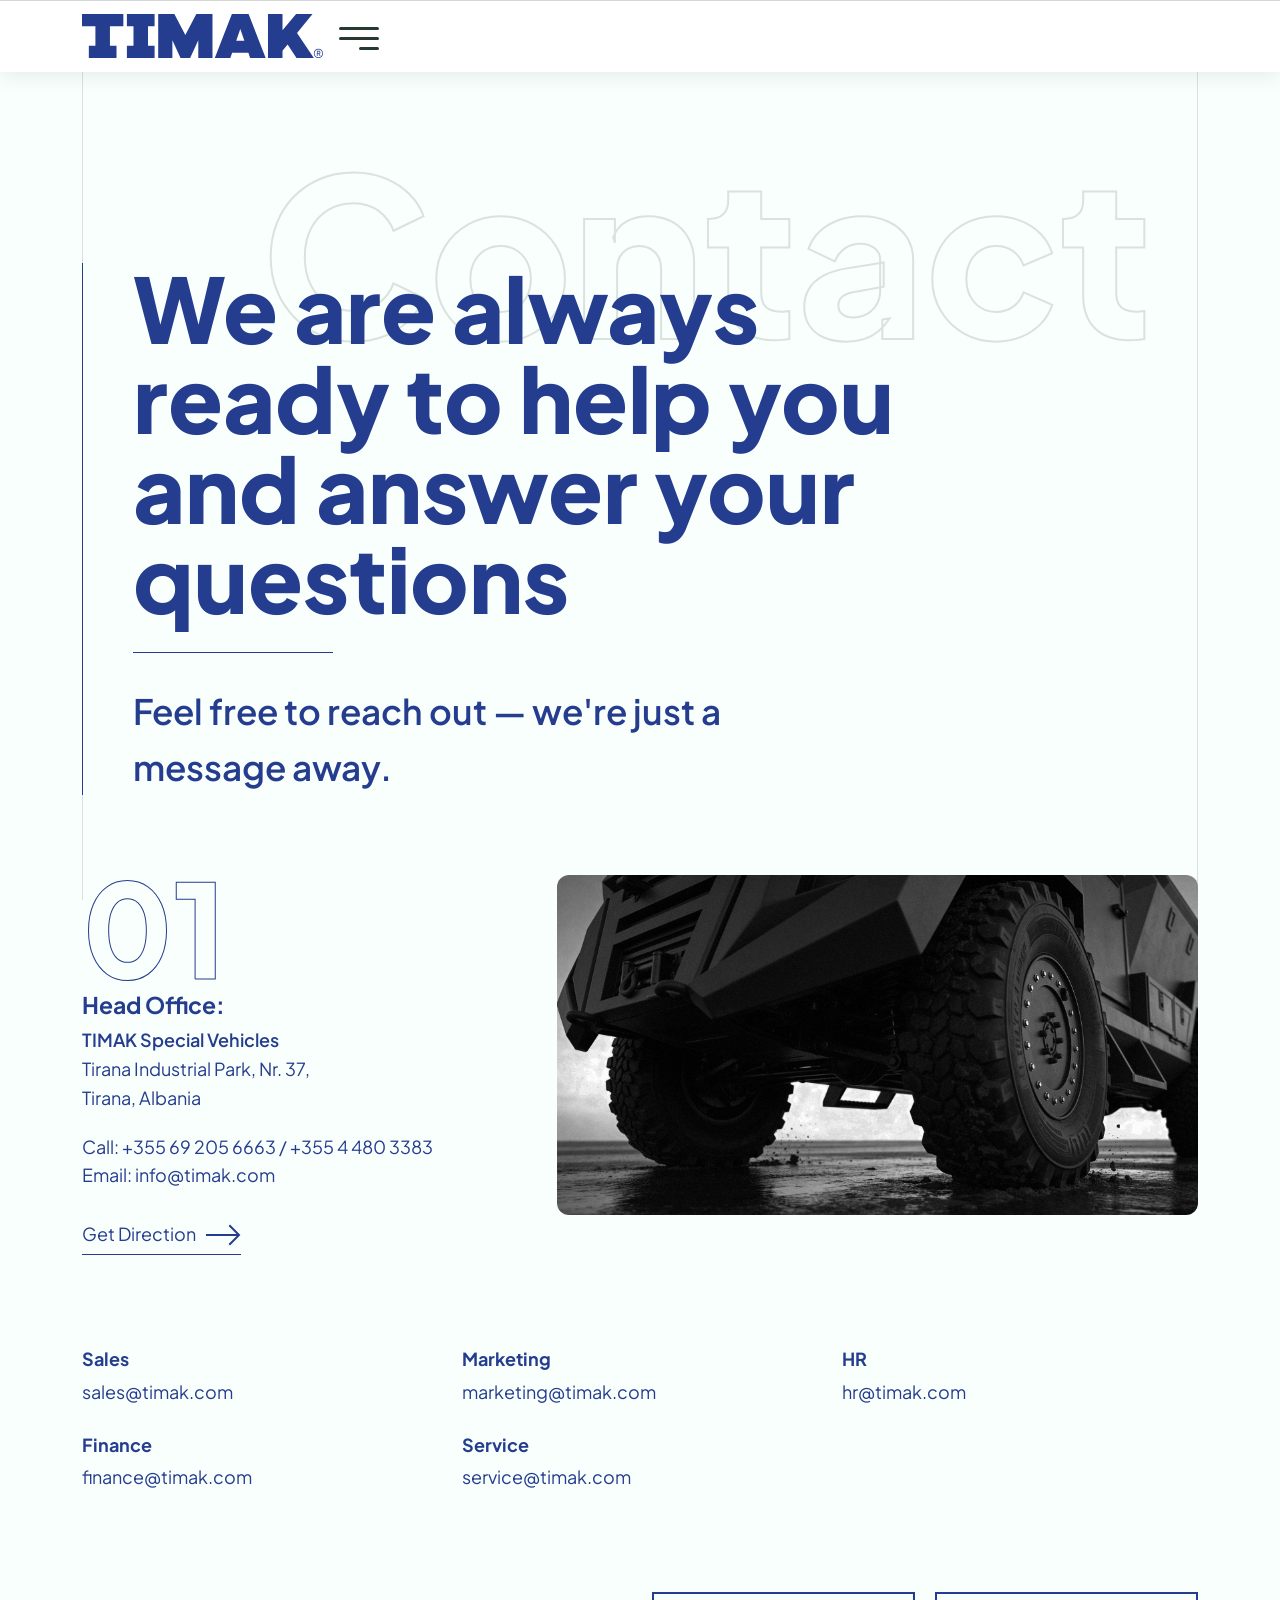
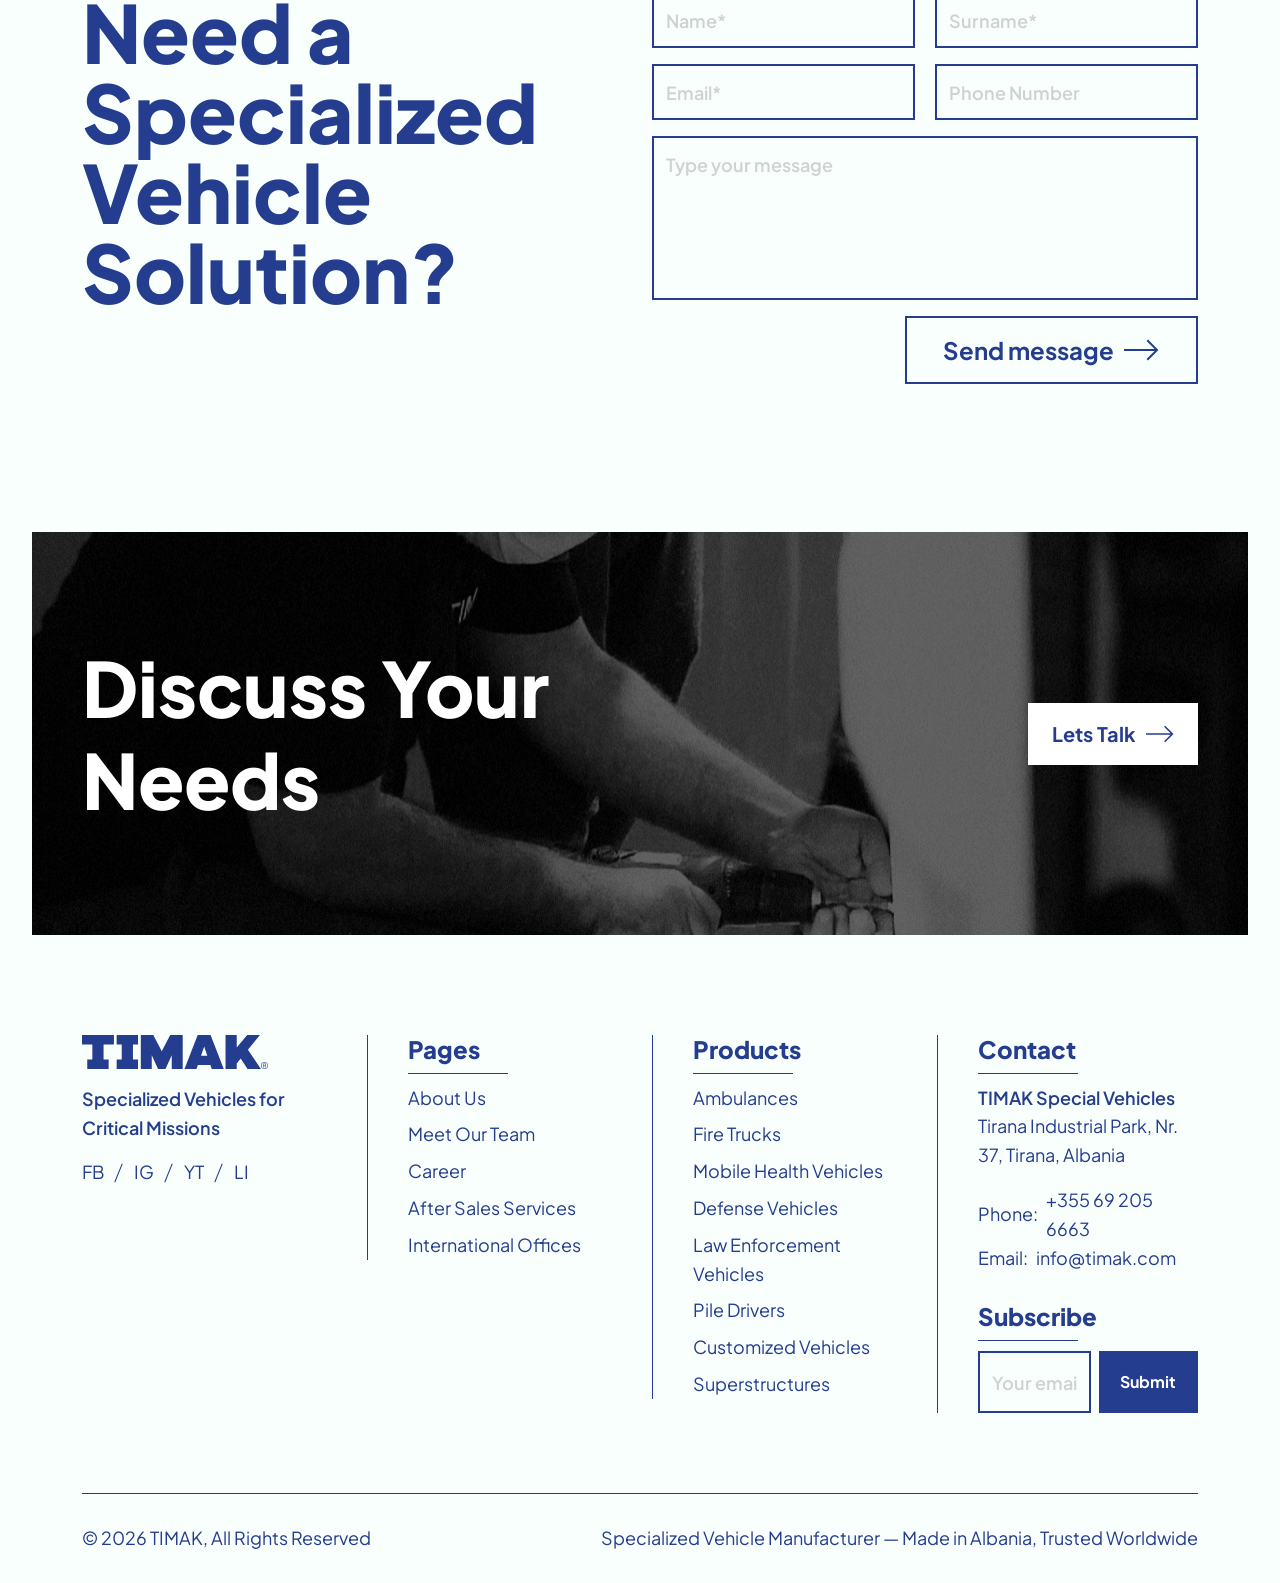
<file: contact.html>
<!doctype html>
<html lang="en">

	<head>
		<meta charset="utf-8">
        <meta name="theme-color"  content="#0e2a52">
		<meta name="viewport" content="width=device-width, initial-scale=1">
		<meta name="description" content="Contact TIMAK — Albanian manufacturer of specialized vehicles. Reach our sales, service, and support teams, or request a custom offer." data-i18n-content="seo.contact.description">
		<title data-i18n-doctitle="seo.contact.title">Contact Us | TIMAK</title>
		<link rel="icon" type="image/svg+xml" href="assets/images/timak-logo-vertical.svg">
		<link rel="alternate icon" href="assets/images/fav-icon/favicon.ico">

		<link rel="preconnect" href="https://fonts.googleapis.com">
		<link rel="preconnect" href="https://fonts.gstatic.com" crossorigin>
		<link href="https://fonts.googleapis.com/css2?family=Plus+Jakarta+Sans:ital,wght@0,300;0,400;0,500;0,600;0,700;0,800;1,400;1,500;1,600;1,700;1,800&display=swap" rel="stylesheet">

		<link rel="stylesheet" href="assets/css/swiper-bundle.min.css">
		<link rel="stylesheet" href="assets/css/odometer.css">
		<link rel="stylesheet" href="assets/css/animate.css">
		<link rel="stylesheet" href="assets/css/magnific-popup.css">
		<link rel="stylesheet" href="assets/css/style.css">
		<link rel="stylesheet" href="assets/css/rtl.css">

		<style>
			.timak-logo-header{ height:38px; width:auto; display:block; }
			.timak-logo-footer{ height:34px; width:auto; display:block; }
			@media (min-width: 1200px){ .timak-logo-header{ height:44px; } }
			.lang-dropdown .dropdown-menu{ min-width:6rem; }
			.contact-hero-image{ border-radius:12px; overflow:hidden; }
			.contact-hero-image img{ width:100%; height:100%; object-fit:cover; }
		</style>

	</head>



	<body>
		<div class="page">

			<div class="w-100 h-100 position-fixed top-0 start-0 page-lines">
				<div class="container position-relative h-100">
					<span class="page-line-start position-absolute h-100"></span>
					<span class="page-line-end position-absolute h-100"></span>
				</div>
			</div>

			<!--Header Section ======================-->
			<header class="section-header header-1 industria-nav sticky-navbar header-bg-1">
				<nav class="navbar navbar-expand-xxl navbar-light nav-border hover-menu">
					<div class="container">
						<div class="d-flex align-items-center justify-content-between d-xxl-none">
							<a href="index.html" class="navbar-brand logo">
								<img src="assets/images/timak-logo-horizontal.svg" class="timak-logo-header" alt="TIMAK - Specialized Vehicle Manufacturer">
							</a>
							<a href="#" class="toggler-icon text-decoration-none d-block" data-bs-toggle="offcanvas" data-bs-target="#industriaNavbar" aria-controls="industriaNavbar" aria-label="Toggle navigation">
								<svg width="40" height="23" viewBox="0 0 40 23" fill="none" xmlns="http://www.w3.org/2000/svg">
									<line x1="1.5" y1="1.5" x2="38.5" y2="1.5" stroke="#253B2F" stroke-width="3" stroke-linecap="round"/>
									<line x1="1.5" y1="11.5" x2="38.5" y2="11.5" stroke="#253B2F" stroke-width="3" stroke-linecap="round"/>
									<line x1="21.5" y1="21.5" x2="38.5" y2="21.5" stroke="#253B2F" stroke-width="3" stroke-linecap="round"/>
								</svg>
							</a>
						</div>
						<div class="collapse navbar-collapse">
							<div class="d-flex align-items-center justify-content-between flex-grow-1">
								<a href="index.html" class="navbar-brand logo d-none d-xxl-flex align-items-center me-4" style="margin-right:56px;">
									<img src="assets/images/timak-logo-horizontal.svg" class="timak-logo-header" alt="TIMAK - Specialized Vehicle Manufacturer">
								</a>
								<ul class="navbar-nav flex-grow-1 align-items-xl-center justify-content-xl-between gap-3">
									<li class="nav-item">
										<a class="nav-link" href="index.html" aria-label="nav-links" data-i18n="nav.home">Home</a>
									</li>
									<li class="nav-item dropdown">
										<a class="nav-link d-flex gap-2 align-items-center" href="products.html" aria-label="nav-links" data-bs-toggle="dropdown-hover" aria-expanded="false"><span data-i18n="nav.products">Products</span><span class="dropdown-icon">
												<svg width="12" height="9" viewBox="0 0 12 9" fill="none" xmlns="http://www.w3.org/2000/svg">
													<path d="M11 8L6 2L1 8"/>
												</svg>
											</span>
										</a>
										<div class="dropdown-menu dropdown-menu-lg dropdown-menu-divisions">
										<div class="row">
											<div class="col-lg-6">
												<div class="d-flex flex-column">
													<span class="dropdown-division-label" data-i18n="nav.products.division.emergency">TIMAK Emergency</span>
													<a class="dropdown-item dropdown-item-nested" href="products.html#ambulances" data-category="ambulances" aria-label="single-pages"><span class="link-hover-animation-1" data-i18n="nav.products.ambulances">Ambulances</span></a>
													<a class="dropdown-item dropdown-item-nested" href="products.html#firefighting-vehicles" data-category="firefighting-vehicles" aria-label="single-pages"><span class="link-hover-animation-1" data-i18n="nav.products.firefighting">Firefighting Vehicles</span></a>
													<a class="dropdown-item dropdown-item-nested" href="products.html#mobile-health-vehicles" data-category="mobile-health-vehicles" aria-label="single-pages"><span class="link-hover-animation-1" data-i18n="nav.products.mobileHealth">Mobile Health Vehicles</span></a>
													<span class="dropdown-division-label dropdown-division-label-spaced" data-i18n="nav.products.division.defence">TIMAK Defence</span>
													<a class="dropdown-item dropdown-item-nested" href="products.html#defence-vehicles" data-category="defence-vehicles" aria-label="single-pages"><span class="link-hover-animation-1" data-i18n="nav.products.defence">Defence Vehicles</span></a>
													<a class="dropdown-item dropdown-item-nested" href="products.html#law-enforcement-vehicles" data-category="law-enforcement-vehicles" aria-label="single-pages"><span class="link-hover-animation-1" data-i18n="nav.products.lawEnforcement">Law Enforcement Vehicles</span></a>
												</div>
											</div>
											<div class="col-lg-6">
												<div class="d-flex flex-column dropdown-items-separator separator">
													<span class="dropdown-division-label" data-i18n="nav.products.division.groundworks">TIMAK Groundworks</span>
													<a class="dropdown-item dropdown-item-nested" href="products.html#pile-drivers" data-category="pile-drivers" aria-label="single-pages"><span class="link-hover-animation-1" data-i18n="nav.products.pileDrivers">Pile Drivers</span></a>
													<span class="dropdown-division-label dropdown-division-label-spaced" data-i18n="nav.products.division.utility">TIMAK Utility</span>
													<a class="dropdown-item dropdown-item-nested" href="products.html#superstructures" data-category="superstructures" aria-label="single-pages"><span class="link-hover-animation-1" data-i18n="nav.products.superstructures">SuperStructures</span></a>
													<span class="dropdown-division-label dropdown-division-label-spaced" data-i18n="nav.products.division.engineering">TIMAK Engineering</span>
													<a class="dropdown-item dropdown-item-nested" href="products.html#customized-vehicles" data-category="customized-vehicles" aria-label="single-pages"><span class="link-hover-animation-1" data-i18n="nav.products.customized">Customized Vehicles</span></a>
												</div>
											</div>
										</div>
									</div>
									</li>
									<li class="nav-item">
										<a class="nav-link" href="after-sales-services.html" aria-label="nav-links" data-i18n="nav.afterSales">After Sales Services</a>
									</li>
									<li class="nav-item dropdown ">
                                        <a class="nav-link d-flex gap-2 align-items-center" href="#" aria-label="nav-links" data-bs-toggle="dropdown" aria-expanded="false"><span data-i18n="nav.company">Company</span><span class="dropdown-icon">
                                                <svg width="12" height="9" viewBox="0 0 12 9" fill="none" xmlns="http://www.w3.org/2000/svg">
                                                    <path d="M11 8L6 2L1 8"/>
                                                </svg>
                                            </span>
                                        </a>
                                        <ul class="dropdown-menu">
                                            <li><a class="dropdown-item" href="about-us.html" aria-label="single-pages"><span class="link-hover-animation-1" data-i18n="nav.company.aboutUs">About Us</span></a></li>
                                            <li><a class="dropdown-item" href="team.html" aria-label="single-pages"><span class="link-hover-animation-1" data-i18n="nav.company.team">Meet Our Team</span></a></li>
                                            <li><a class="dropdown-item" href="career.html" aria-label="single-pages"><span class="link-hover-animation-1" data-i18n="nav.company.career">Career</span></a></li>
                                            <li><a class="dropdown-item" href="international-offices.html" aria-label="single-pages"><span class="link-hover-animation-1" data-i18n="nav.company.offices">International Offices</span></a></li>
                                        </ul>
                                    </li>
									<li class="nav-item">
										<a class="nav-link active" aria-current="page" href="contact.html" data-i18n="nav.contact">Contact Us</a>
									</li>
									<li class="nav-item dropdown lang-dropdown">
										<a class="nav-link d-flex gap-2 align-items-center" href="#" aria-label="language switcher" data-bs-toggle="dropdown" aria-expanded="false">
											EN
											<span class="dropdown-icon">
												<svg width="12" height="9" viewBox="0 0 12 9" fill="none" xmlns="http://www.w3.org/2000/svg">
													<path d="M11 8L6 2L1 8"/>
												</svg>
											</span>
										</a>
										<ul class="dropdown-menu" data-lang-switcher>
											<li><a class="dropdown-item active" href="#" data-lang="en">EN</a></li>
											<li><a class="dropdown-item" href="#" data-lang="sq">SQ</a></li>
											<li><a class="dropdown-item" href="#" data-lang="ru">RU</a></li>
											<li><a class="dropdown-item" href="#" data-lang="es">ES</a></li>
											<li><a class="dropdown-item" href="#" data-lang="fr">FR</a></li>
											<li><a class="dropdown-item" href="#" data-lang="ar">AR</a></li>
										</ul>
									</li>
								</ul>
							</div>
						</div>
					</div>
					<!-- container-fluid -->
				</nav>

			</header>
			<!--Header Section ======================-->


			<!--Mobile-Header ======================-->
			<nav class="industria-nav" aria-label="Offcanvas navbar large">
				<div class="offcanvas offcanvas-end" data-bs-backdrop="static" tabindex="-1" id="industriaNavbar" aria-labelledby="industriaNavbarLabel">
					<div class="offcanvas-header">
						<span class="offcanvas-title" id="industriaNavbarLabel">
							<a href="index.html" class="navbar-brand logo">
								<img src="assets/images/timak-logo-horizontal.svg" class="timak-logo-header" alt="TIMAK - Specialized Vehicle Manufacturer">
							</a>
						</span>
						<button type="button" class="btn-close" data-bs-dismiss="offcanvas" aria-label="Close"></button>
					</div>
					<div class="offcanvas-body justify-content-between section-full-width">
						<ul class="navbar-nav flex-grow-1 align-items-xl-center gap-3 gap-xl-40 gap-xxl-50">
							<li class="nav-item">
								<a class="nav-link" href="index.html" aria-label="nav-links" data-i18n="nav.home">Home</a>
							</li>
							<li class="nav-item dropdown">
								<a class="nav-link d-flex gap-2 align-items-center" href="products.html" aria-label="nav-links" data-bs-toggle="dropdown-hover" aria-expanded="false"><span data-i18n="nav.products">Products</span><span class="dropdown-icon">
										<svg width="12" height="9" viewBox="0 0 12 9" fill="none" xmlns="http://www.w3.org/2000/svg">
											<path d="M11 8L6 2L1 8"/>
										</svg>
									</span>
								</a>
								<div class="dropdown-menu dropdown-menu-lg dropdown-menu-divisions">
										<div class="row">
											<div class="col-lg-6">
												<div class="d-flex flex-column">
													<span class="dropdown-division-label" data-i18n="nav.products.division.emergency">TIMAK Emergency</span>
													<a class="dropdown-item dropdown-item-nested" href="products.html#ambulances" data-category="ambulances" aria-label="single-pages"><span class="link-hover-animation-1" data-i18n="nav.products.ambulances">Ambulances</span></a>
													<a class="dropdown-item dropdown-item-nested" href="products.html#firefighting-vehicles" data-category="firefighting-vehicles" aria-label="single-pages"><span class="link-hover-animation-1" data-i18n="nav.products.firefighting">Firefighting Vehicles</span></a>
													<a class="dropdown-item dropdown-item-nested" href="products.html#mobile-health-vehicles" data-category="mobile-health-vehicles" aria-label="single-pages"><span class="link-hover-animation-1" data-i18n="nav.products.mobileHealth">Mobile Health Vehicles</span></a>
													<span class="dropdown-division-label dropdown-division-label-spaced" data-i18n="nav.products.division.defence">TIMAK Defence</span>
													<a class="dropdown-item dropdown-item-nested" href="products.html#defence-vehicles" data-category="defence-vehicles" aria-label="single-pages"><span class="link-hover-animation-1" data-i18n="nav.products.defence">Defence Vehicles</span></a>
													<a class="dropdown-item dropdown-item-nested" href="products.html#law-enforcement-vehicles" data-category="law-enforcement-vehicles" aria-label="single-pages"><span class="link-hover-animation-1" data-i18n="nav.products.lawEnforcement">Law Enforcement Vehicles</span></a>
												</div>
											</div>
											<div class="col-lg-6">
												<div class="d-flex flex-column dropdown-items-separator separator">
													<span class="dropdown-division-label" data-i18n="nav.products.division.groundworks">TIMAK Groundworks</span>
													<a class="dropdown-item dropdown-item-nested" href="products.html#pile-drivers" data-category="pile-drivers" aria-label="single-pages"><span class="link-hover-animation-1" data-i18n="nav.products.pileDrivers">Pile Drivers</span></a>
													<span class="dropdown-division-label dropdown-division-label-spaced" data-i18n="nav.products.division.utility">TIMAK Utility</span>
													<a class="dropdown-item dropdown-item-nested" href="products.html#superstructures" data-category="superstructures" aria-label="single-pages"><span class="link-hover-animation-1" data-i18n="nav.products.superstructures">SuperStructures</span></a>
													<span class="dropdown-division-label dropdown-division-label-spaced" data-i18n="nav.products.division.engineering">TIMAK Engineering</span>
													<a class="dropdown-item dropdown-item-nested" href="products.html#customized-vehicles" data-category="customized-vehicles" aria-label="single-pages"><span class="link-hover-animation-1" data-i18n="nav.products.customized">Customized Vehicles</span></a>
												</div>
											</div>
										</div>
									</div>
							</li>
							<li class="nav-item">
								<a class="nav-link" href="after-sales-services.html" aria-label="nav-links" data-i18n="nav.afterSales">After Sales Services</a>
							</li>
							<li class="nav-item dropdown ">
								<a class="nav-link d-flex gap-2 align-items-center" href="#" aria-label="nav-links" data-bs-toggle="dropdown" aria-expanded="false"><span data-i18n="nav.company">Company</span><span class="dropdown-icon">
										<svg width="12" height="9" viewBox="0 0 12 9" fill="none" xmlns="http://www.w3.org/2000/svg">
											<path d="M11 8L6 2L1 8"/>
										</svg>
									</span>
								</a>
								<ul class="dropdown-menu">
									<li><a class="dropdown-item" href="about-us.html" aria-label="single-pages"><span class="link-hover-animation-1" data-i18n="nav.company.aboutUs">About Us</span></a></li>
									<li><a class="dropdown-item" href="team.html" aria-label="single-pages"><span class="link-hover-animation-1" data-i18n="nav.company.team">Meet Our Team</span></a></li>
									<li><a class="dropdown-item" href="career.html" aria-label="single-pages"><span class="link-hover-animation-1" data-i18n="nav.company.career">Career</span></a></li>
									<li><a class="dropdown-item" href="international-offices.html" aria-label="single-pages"><span class="link-hover-animation-1" data-i18n="nav.company.offices">International Offices</span></a></li>
								</ul>
							</li>
							<li class="nav-item">
								<a class="nav-link active" aria-current="page" href="contact.html" data-i18n="nav.contact">Contact Us</a>
							</li>
							<li class="nav-item dropdown lang-dropdown">
								<a class="nav-link d-flex gap-2 align-items-center" href="#" aria-label="language switcher" data-bs-toggle="dropdown" aria-expanded="false">
									EN
									<span class="dropdown-icon">
										<svg width="12" height="9" viewBox="0 0 12 9" fill="none" xmlns="http://www.w3.org/2000/svg">
											<path d="M11 8L6 2L1 8"/>
										</svg>
									</span>
								</a>
								<ul class="dropdown-menu" data-lang-switcher>
									<li><a class="dropdown-item active" href="#" data-lang="en">EN</a></li>
									<li><a class="dropdown-item" href="#" data-lang="sq">SQ</a></li>
									<li><a class="dropdown-item" href="#" data-lang="ru">RU</a></li>
									<li><a class="dropdown-item" href="#" data-lang="es">ES</a></li>
									<li><a class="dropdown-item" href="#" data-lang="fr">FR</a></li>
									<li><a class="dropdown-item" href="#" data-lang="ar">AR</a></li>
								</ul>
							</li>
						</ul>
						<div class="d-flex align-items-center gap-40 gap-xxl-50 pt-30 pt-xl-0">
							<div>
								<a href="contact.html" class="btn btn-primary"><span data-i18n="common.getOffer">Get Offer</span></a>
							</div>
						</div>
					</div>
				</div>
			</nav>
			<!--Mobile-Header ======================-->



			<!--Banner Section ======================-->
			<section class="section-banner position-relative pt-60">
				<div class="section-full-width">
					<div class="section-title-wrapper position-relative">
						<div class="scroll-move">
							<span class="scrolling-text display-1 fw-extra-bold stroke-title text-stroke stroke-width-2 stroke-opacity-20 stroke-color lh-1" data-i18n="contact.banner.eyebrow">Contact</span>
						</div>

						<div class="container">
							<div class="section-title section-separator">
								<h1 class="fw-extra-bold heading-title separator lh-1" data-i18n="contact.banner.title">We are always ready to help you and answer your questions</h1>
								<div>
									<p class="fs-4 fw-semibold mb-0 subtitle subtitle-width" data-i18n="contact.banner.subtitle">Feel free to reach out — we're just a message away.</p>
								</div>
							</div>
						</div>
					</div>
					<!-- section-title-wrapper -->
				</div>
				<!-- section-full-width -->
			</section>
			<!--Banner Section ======================-->



			<!--Section section-contact-map ======================-->
			<section class="section-contact-map position-relative mt-n4 mt-md-n60">
				<div class="container">
					<div class="row align-items-center gy-40">
						<div class="col-lg-5">
							<div class="contact-details">
								<h2 class="stroke-heading">
									<svg stroke-width="1" class="text-line-2 fw-extra-bold"><text x="0%" dominant-baseline="middle" y="70%">01</text></svg>
								</h2>
								<h4 class="service-title" data-i18n="contact.headOffice">Head Office:</h4>
								<p class="mb-0 fw-semibold">TIMAK Special Vehicles</p>
								<p class="mb-20 contact-home">Tirana Industrial Park, Nr. 37, Tirana, Albania</p>
								<p class="mb-0"><span data-i18n="contact.call">Call:</span> <a href="tel:+355692056663" class="text-decoration-none link-hover-animation-1">+355 69 205 6663</a> / <a href="tel:+35544803383" class="text-decoration-none link-hover-animation-1">+355 4 480 3383</a></p>
								<p class="mb-0"><span data-i18n="contact.email">Email:</span> <a href="mailto:info@timak.com" class="text-decoration-none link-hover-animation-1">info@timak.com</a></p>
								<div class="mt-30">
									<a href="https://www.google.com/maps/search/?api=1&query=Tirana+Industrial+Park+Nr+37+Tirana+Albania" target="_blank" rel="noopener" class="link-hover-animation-1 d-inline-flex align-items-center gap-10 text-decoration-none separator btn-map-direction"> <span data-i18n="contact.getDirection">Get Direction</span>
										<svg width="35" height="22" viewBox="0 0 35 22" fill="none" xmlns="http://www.w3.org/2000/svg">
											<path fill-rule="evenodd" clip-rule="evenodd" d="M24 0.585815L34.4142 10.9999L24 21.4142L22.5858 20L30.5857 12L0 12L2.38419e-07 10L30.5858 10L22.5858 2.00003L24 0.585815Z"/>
										</svg>
									</a>
								</div>
							</div>
						</div>
						<div class="col-lg-7">
							<div class="contact-hero-image" style="height:340px;">
								<img src="assets/images/photos/TIMAK_7.jpg" alt="TIMAK factory exterior with steel TIMAK sign, Tirana" data-i18n-alt="contact.imgAlt">
							</div>
						</div>
					</div>

					<div class="row gy-4 pt-5 pt-lg-90">
						<div class="col-md-6 col-lg-4 col-xl-2dot4">
							<div class="job-contents">
								<p class="custom-font-style fw-bold mb-1" data-i18n="contact.dept.sales">Sales</p>
								<p class="mb-0"><a href="mailto:sales@timak.com" class="text-decoration-none link-hover-animation-1">sales@timak.com</a></p>
							</div>
						</div>
						<div class="col-md-6 col-lg-4 col-xl-2dot4">
							<div class="job-contents">
								<p class="custom-font-style fw-bold mb-1" data-i18n="contact.dept.marketing">Marketing</p>
								<p class="mb-0"><a href="mailto:marketing@timak.com" class="text-decoration-none link-hover-animation-1">marketing@timak.com</a></p>
							</div>
						</div>
						<div class="col-md-6 col-lg-4 col-xl-2dot4">
							<div class="job-contents">
								<p class="custom-font-style fw-bold mb-1" data-i18n="contact.dept.hr">HR</p>
								<p class="mb-0"><a href="mailto:hr@timak.com" class="text-decoration-none link-hover-animation-1">hr@timak.com</a></p>
							</div>
						</div>
						<div class="col-md-6 col-lg-4 col-xl-2dot4">
							<div class="job-contents">
								<p class="custom-font-style fw-bold mb-1" data-i18n="contact.dept.finance">Finance</p>
								<p class="mb-0"><a href="mailto:finance@timak.com" class="text-decoration-none link-hover-animation-1">finance@timak.com</a></p>
							</div>
						</div>
						<div class="col-md-6 col-lg-4 col-xl-2dot4">
							<div class="job-contents">
								<p class="custom-font-style fw-bold mb-1" data-i18n="contact.dept.service">Service</p>
								<p class="mb-0"><a href="mailto:service@timak.com" class="text-decoration-none link-hover-animation-1">service@timak.com</a></p>
							</div>
						</div>
					</div>
				</div>
				<!-- container -->
			</section>
			<!--Section section-contact-map ======================-->



			<!--Section section-contact-form ======================-->
			<section class="section-contact-form position-relative pt-60 pt-lg-100 pt-xxl-120">
				<div class="container">
					<div class="row justify-content-between gy-5">
						<div class="col-lg-5">
							<div class="section-title">
								<h2 class="fw-extra-bold display-3 lh-1" data-i18n="contact.form.title">Need a Specialized Vehicle Solution?</h2>
							</div>
						</div>
						<!-- col-5 -->
						<div class="col-lg-6">
							<form id="contactForm" class="contact-form row gy-3 gx-20">
								<div class="col-md-6">
									<input type="text" class="form-control" id="InputName" name="InputName" placeholder="Name*" data-i18n-placeholder="contact.form.namePlaceholder" required>
								</div>
								<div class="col-md-6">
									<input type="text" class="form-control" id="InputSurname" name="InputSurname" placeholder="Surname*" data-i18n-placeholder="contact.form.surnamePlaceholder" required>
								</div>
								<div class="col-md-6">
									<input type="email" class="form-control" id="InputEmail" name="InputEmail" placeholder="Email*" data-i18n-placeholder="contact.form.emailPlaceholder" required>
								</div>
								<div class="col-md-6">
									<input type="text" class="form-control" id="InputNumber" name="InputNumber" placeholder="Phone Number" data-i18n-placeholder="contact.form.phonePlaceholder">
								</div>
								<div class="col-12">
									<textarea class="form-control" id="InputMessage" name="InputMessage" rows="5" placeholder="Type your message" data-i18n-placeholder="contact.form.messagePlaceholder"></textarea>
								</div>
								<div class="col-12">
									<div class="text-lg-end">
										<button type="submit" class="btn btn-xl btn-outline-primary gap-10"><span data-i18n="contact.form.submit">Send message</span>
											<svg width="35" height="22" viewBox="0 0 35 22" fill="none" xmlns="http://www.w3.org/2000/svg">
												<path fill-rule="evenodd" clip-rule="evenodd" d="M24 0.585815L34.4142 10.9999L24 21.4142L22.5858 20L30.5857 12L0 12L2.38419e-07 10L30.5858 10L22.5858 2.00003L24 0.585815Z"/>
											</svg>
										</button>
									</div>
								</div>
								<div class="response py-3"></div>
							</form>
						</div>
					</div>
				</div>
			</section>
			<!--Section section-contact-form ======================-->

			<!--Feedback Section ======================-->
			<section id="feedback" class="section-feedback feedback-1 pt-50 pt-lg-100 pt-xxl-120">
				<div class="section-full-width">
					<div class="feedback-wrapper feedback-bg-1 position-relative">
						<div class="container">
							<div class="feedback-content d-flex flex-column gap-40 flex-md-row align-items-md-center justify-content-md-between">
								<h2 class="fw-extra-bold feedback-title display-4" data-i18n="contact.feedback.title">Discuss Your Needs</h2>
								<div class="industria-button">
									<a href="mailto:info@timak.com" class="btn btn-xl btn-white gap-10">
										<span data-i18n="contact.feedback.cta">Lets Talk</span>
										<svg class="arrow" width="35" height="22" viewBox="0 0 35 22" fill="none" xmlns="http://www.w3.org/2000/svg">
											<path fill-rule="evenodd" clip-rule="evenodd" d="M24 0.585815L34.4142 10.9999L24 21.4142L22.5858 20L30.5857 12L0 12L2.38419e-07 10L30.5858 10L22.5858 2.00003L24 0.585815Z"></path>
										</svg>
									</a>
								</div>
							</div>
						</div>
					</div>
				</div>
			</section>
			<!--Feedback Section ======================-->


			<!--Footer Section ======================-->
			<footer class="section-footer pt-5 pt-lg-100 pt-xxl-120 section-full-width position-relative">
				<div class="container">
					<div class="footer-contents">
						<div class="row gy-5 gy-lg-0">
							<div class="col-lg-3">
								<div>
									<a class="navbar-brand py-0" href="index.html">
									<span class="logo"><img src="assets/images/timak-logo-horizontal.svg" class="timak-logo-footer" alt="TIMAK logo"></span>
									</a>
									<p class="py-10 py-lg-3 mb-0 fw-semibold"><span data-i18n="footer.tagline">Specialized Vehicles for Critical Missions</span></p>
									<ul class="contact-lists list-unstyled mb-0 d-flex">
										<li><a href="https://www.facebook.com/timakalbania" target="_blank" rel="noopener" class="link-hover-animation-1 text-decoration-none text-uppercase">fb</a></li>
										<li><a href="https://www.instagram.com/timakofficial/" target="_blank" rel="noopener" class="link-hover-animation-1 text-decoration-none text-uppercase">ig</a></li>
										<li><a href="https://www.youtube.com/channel/UCKZ67lQ3aa48U2AndTVSTgg" target="_blank" rel="noopener" class="link-hover-animation-1 text-decoration-none text-uppercase">yt</a></li>
										<li><a href="https://www.linkedin.com/company/timak/" target="_blank" rel="noopener" class="link-hover-animation-1 text-decoration-none text-uppercase">li</a></li>
									</ul>
								</div>
							</div>
							<div class="col-lg-3 col-xxl-2">
								<div class="address-details">
									<h5 class="fw-extra-bold separator"><span data-i18n="footer.pages">Pages</span></h5>
									<ul class="list-unstyled d-flex flex-column gap-2 mb-0">
										<li><a href="about-us.html" class="text-decoration-none link-hover-animation-1" data-i18n="footer.pages.aboutUs">About Us</a></li>
										<li><a href="team.html" class="text-decoration-none link-hover-animation-1" data-i18n="footer.pages.team">Meet Our Team</a></li>
										<li><a href="career.html" class="text-decoration-none link-hover-animation-1" data-i18n="footer.pages.career">Career</a></li>
										<li><a href="after-sales-services.html" class="text-decoration-none link-hover-animation-1" data-i18n="footer.pages.afterSales">After Sales Services</a></li>
										<li><a href="international-offices.html" class="text-decoration-none link-hover-animation-1" data-i18n="footer.pages.offices">International Offices</a></li>
									</ul>
								</div>
							</div>
							<div class="col-lg-3 col-xxl-3">
								<div class="address-details">
									<h5 class="fw-extra-bold separator"><span data-i18n="footer.products">Products</span></h5>
									<ul class="list-unstyled d-flex flex-column gap-2 mb-0">
										<li><a href="products.html#ambulances" class="text-decoration-none link-hover-animation-1" data-i18n="footer.products.ambulances">Ambulances</a></li>
										<li><a href="products.html#firefighting-vehicles" class="text-decoration-none link-hover-animation-1" data-i18n="footer.products.fireTrucks">Fire Trucks</a></li>
										<li><a href="products.html#mobile-health-vehicles" class="text-decoration-none link-hover-animation-1" data-i18n="footer.products.mobileHealth">Mobile Health Vehicles</a></li>
										<li><a href="products.html#defence-vehicles" class="text-decoration-none link-hover-animation-1" data-i18n="footer.products.defenseVehicles">Defense Vehicles</a></li>
										<li><a href="products.html#law-enforcement-vehicles" class="text-decoration-none link-hover-animation-1" data-i18n="footer.products.lawEnforcement">Law Enforcement Vehicles</a></li>
										<li><a href="products.html#pile-drivers" class="text-decoration-none link-hover-animation-1" data-i18n="footer.products.pileDrivers">Pile Drivers</a></li>
										<li><a href="products.html#customized-vehicles" class="text-decoration-none link-hover-animation-1" data-i18n="footer.products.customized">Customized Vehicles</a></li>
										<li><a href="products.html#superstructures" class="text-decoration-none link-hover-animation-1" data-i18n="footer.products.superstructures">Superstructures</a></li>
									</ul>
								</div>
							</div>
							<div class="col-lg-3 col-xxl-4">
								<div class="address-details">
									<h5 class="fw-extra-bold separator"><span data-i18n="footer.contact">Contact</span></h5>
									<div class="footer-address">
										<p class="fw-semibold mb-0"><span data-i18n="footer.companyName">TIMAK Special Vehicles</span></p>
										<p><span data-i18n="footer.address">Tirana Industrial Park, Nr. 37, Tirana, Albania</span></p>
									</div>
									<div class="d-flex flex-column mb-30">
										<p class="mb-0 d-flex align-items-center gap-2"><span data-i18n="footer.phoneLabel">Phone:</span> <a href="tel:+355692056663" class="text-decoration-none link-hover-animation-1">+355 69 205 6663</a></p>
										<p class="mb-0 d-flex align-items-center gap-2"><span data-i18n="footer.emailLabel">Email:</span> <a href="mailto:info@timak.com" class="text-decoration-none link-hover-animation-1">info@timak.com</a></p>
									</div>
									<h5 class="fw-extra-bold separator"><span data-i18n="footer.subscribe">Subscribe</span></h5>
									<form action="#" class="d-flex gap-2">
										<input type="email" class="form-control" placeholder="Your email address" aria-label="Subscribe to TIMAK newsletter" data-i18n-placeholder="footer.emailPlaceholder" required>
										<button type="submit" class="btn btn-primary"><span data-i18n="common.submit">Submit</span></button>
									</form>
								</div>
							</div>
						</div>
					</div>
					<div class="copyright d-flex flex-column gap-2 flex-lg-row justify-content-lg-between align-items-lg-center text-center text-sm-start">
						<p class="mb-0">&copy; <span class="dynamic-year"></span> <span data-i18n="footer.copyright">TIMAK, All Rights Reserved</span></p>
						<p class="mb-0"><span data-i18n="footer.bottomTagline">Specialized Vehicle Manufacturer — Made in Albania, Trusted Worldwide</span></p>
					</div>
				</div>
			</footer>
			<!--Footer Section ======================-->

			<!--Back-to-top ======================-->
			<div class="progressCounter progressScroll progress-scroll-opacity-0">
				<div class="progressScroll-border">
				  <div class="progressScroll-circle">
					<span class="progressScroll-text text-white">
						<svg width="24" height="24" viewBox="0 0 54 54" fill="none" xmlns="http://www.w3.org/2000/svg"><path d="M12.1758 41.7882C11.4955 41.1079 11.4388 40.0401 12.0057 39.2953L12.1758 39.1007L39.0508 12.2256C39.7929 11.4835 40.9962 11.4835 41.7383 12.2256C42.4186 12.9059 42.4753 13.9737 41.9084 14.7185L41.7383 14.9131L14.8633 41.7882C14.1211 42.5303 12.9179 42.5303 12.1758 41.7882Z"/><path d="M18.7659 15.5153C17.7163 15.5175 16.8637 14.6685 16.8614 13.619C16.8594 12.6649 17.5608 11.8735 18.4769 11.7358L18.7577 11.7146L40.3903 11.668C41.3473 11.6659 42.14 12.3714 42.2746 13.2906L42.2947 13.5723L42.25 35.2067C42.2478 36.2562 41.3952 37.1052 40.3457 37.1031C39.3916 37.1011 38.6031 36.3963 38.4693 35.4797L38.4493 35.1988L38.489 15.4727L18.7659 15.5153Z"/></svg>
					</span>
					</div>
				</div>
			</div>
			<!--Back-to-top ======================-->

		</div>
		<!-- pages -->

			<script src="assets/js/jquery-3.7.0.min.js"></script>
			<script src="assets/js/lenis.min.js"></script>
			<script src="assets/js/bootstrap.bundle.min.js"></script>
			<script src="assets/js/swiper-bundle.min.js"></script>
			<script src="assets/js/jquery.magnific-popup.min.js"></script>
			<script src="assets/js/anime.min.js"></script>
			<script src="assets/js/animate.js"></script>
			<script src="assets/js/wow.min.js"></script>
			<script src="assets/js/odometer.js"></script>
			<script src="assets/js/jquery.progressScroll.min.js"></script>
			<script src="assets/js/gsap.min.js"></script>
			<script src="assets/js/scrollTrigger.min.js"></script>
			<script src="assets/js/script.js"></script>
			<script src="assets/js/i18n/i18n-data-shared.js"></script>
			<script src="assets/js/i18n/i18n-data-contact.js"></script>
			<script src="assets/js/i18n/i18n-engine.js"></script>
			<script>
				(function () {
					var params = new URLSearchParams(window.location.search);
					var product = params.get('product');
					if (!product) return;
					var msg = document.getElementById('InputMessage');
					if (msg && !msg.value) {
						var template = window.TIMAK_I18N_ENGINE
							? window.TIMAK_I18N_ENGINE.t('contact.form.productInterestTemplate', "I'm interested in the TIMAK {product}. Please send me more information and a quote.")
							: "I'm interested in the TIMAK {product}. Please send me more information and a quote.";
						msg.value = template.replace('{product}', product);
					}
				})();
			</script>
	</body>
</html>
</file>
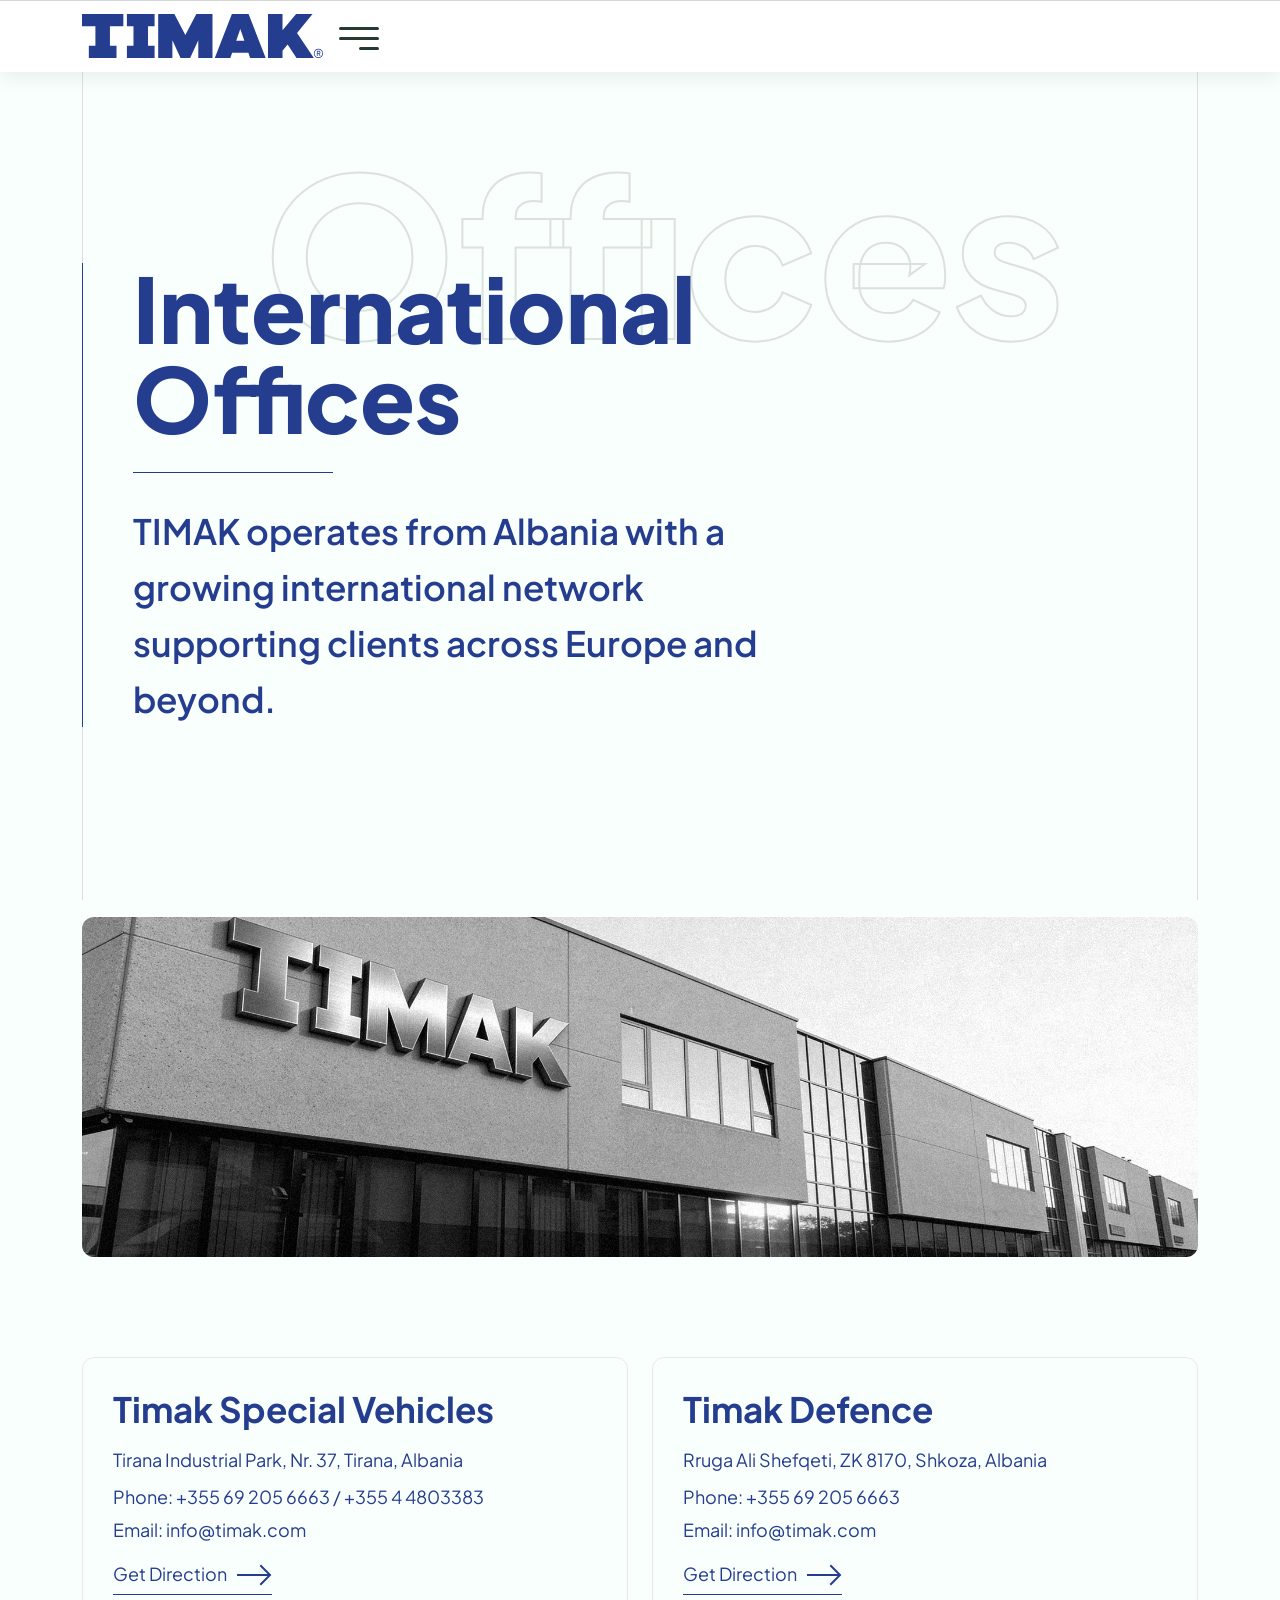
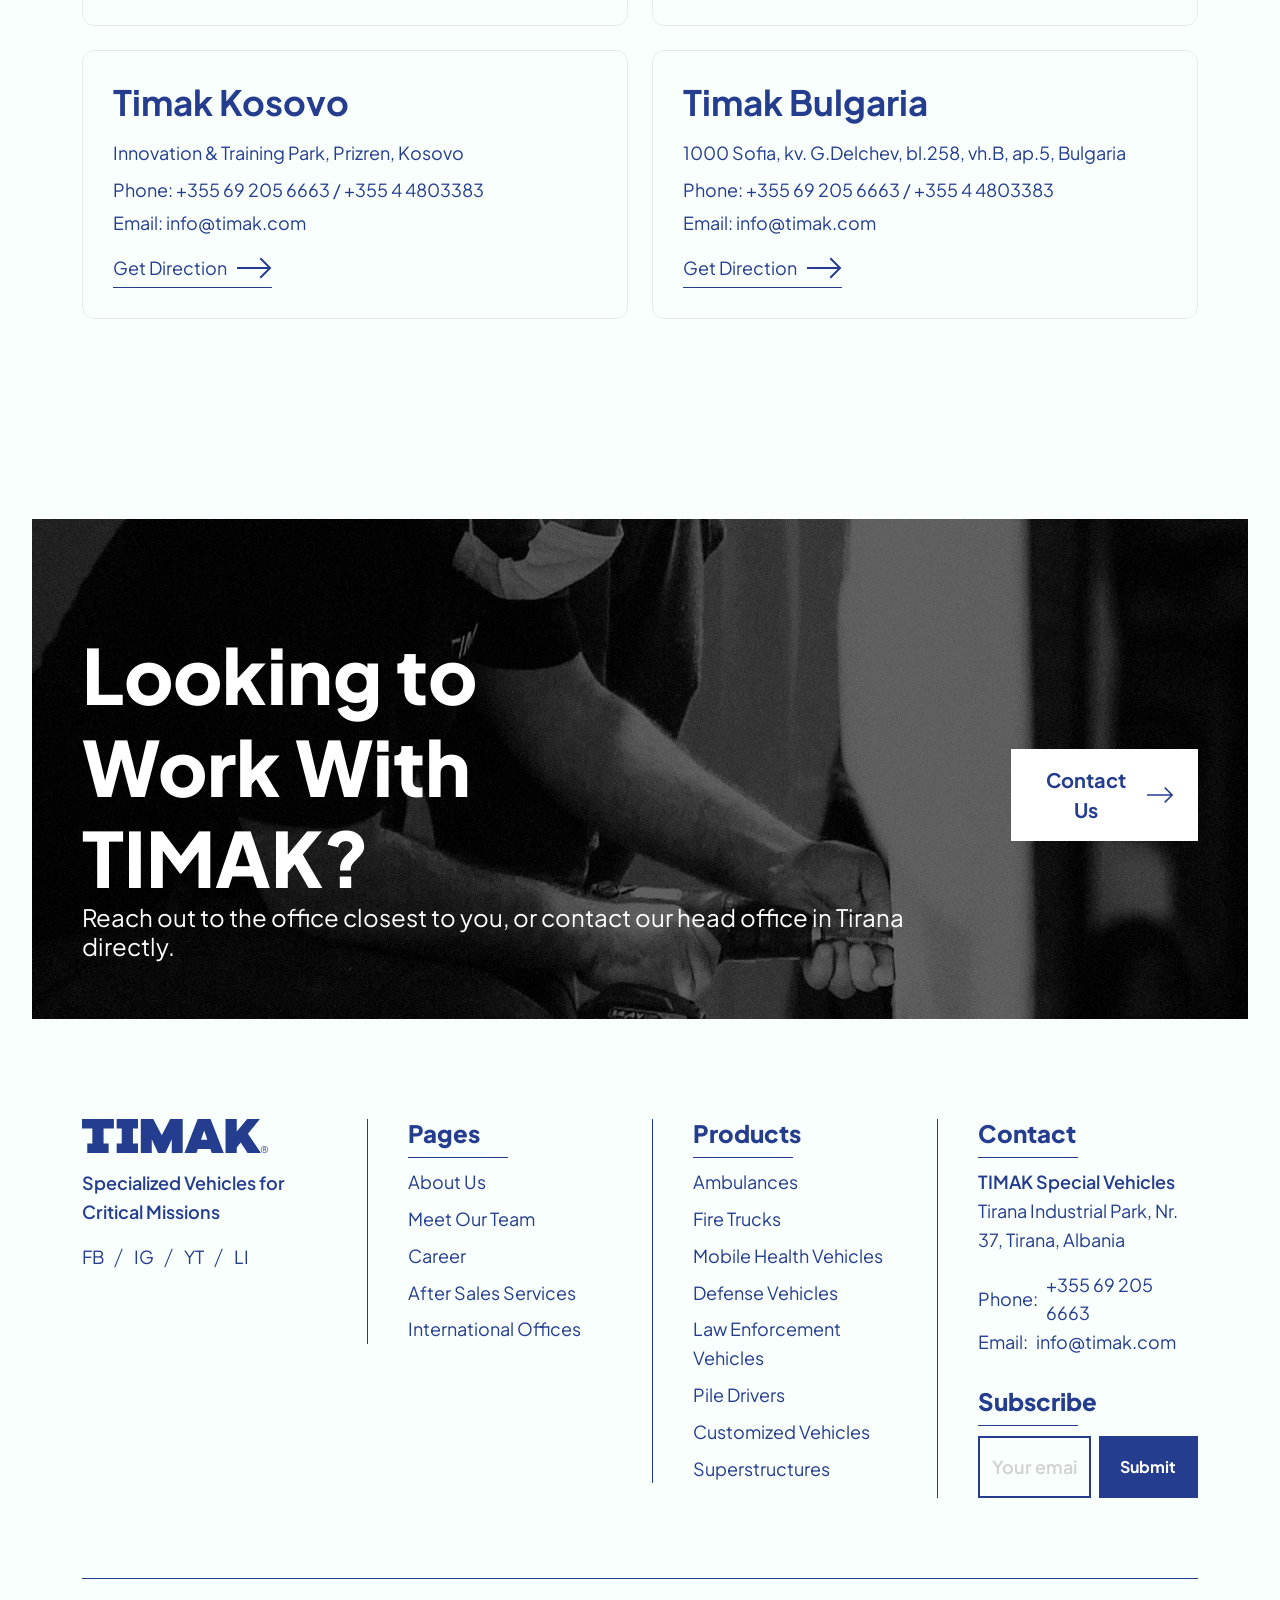
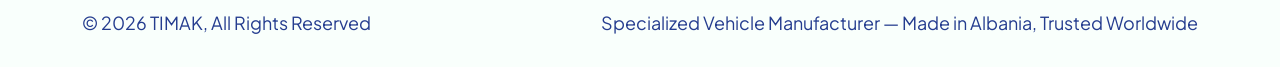
<file: international-offices.html>
<!doctype html>
<html lang="en">

	<head>
		<meta charset="utf-8">
        <meta name="theme-color"  content="#0e2a52">
		<meta name="viewport" content="width=device-width, initial-scale=1">
		<meta name="description" content="TIMAK's international offices — Albania, Kosovo, and Bulgaria. Find contact details and directions for each TIMAK location." data-i18n-content="seo.offices.description">
		<title data-i18n-doctitle="seo.offices.title">International Offices | TIMAK</title>
		<link rel="icon" type="image/svg+xml" href="assets/images/timak-logo-vertical.svg">
		<link rel="alternate icon" href="assets/images/fav-icon/favicon.ico">

		<link rel="preconnect" href="https://fonts.googleapis.com">
		<link rel="preconnect" href="https://fonts.gstatic.com" crossorigin>
		<link href="https://fonts.googleapis.com/css2?family=Plus+Jakarta+Sans:ital,wght@0,300;0,400;0,500;0,600;0,700;0,800;1,400;1,500;1,600;1,700;1,800&display=swap" rel="stylesheet">

		<link rel="stylesheet" href="assets/css/swiper-bundle.min.css">
		<link rel="stylesheet" href="assets/css/odometer.css">
		<link rel="stylesheet" href="assets/css/animate.css">
		<link rel="stylesheet" href="assets/css/magnific-popup.css">
		<link rel="stylesheet" href="assets/css/style.css">
		<link rel="stylesheet" href="assets/css/rtl.css">

		<style>
			.timak-logo-header{ height:38px; width:auto; display:block; }
			.timak-logo-footer{ height:34px; width:auto; display:block; }
			@media (min-width: 1200px){ .timak-logo-header{ height:44px; } }
			.lang-dropdown .dropdown-menu{ min-width:6rem; }
			.office-hero-image{ border-radius:12px; overflow:hidden; }
			.office-hero-image img{ width:100%; height:100%; object-fit:cover; }
			.timak-office-card{ border:1px solid rgba(0,0,0,.08); border-radius:12px; padding:30px; height:100%; }
		</style>

	</head>



	<body>
		<div class="page">

			<div class="w-100 h-100 position-fixed top-0 start-0 page-lines">
				<div class="container position-relative h-100">
					<span class="page-line-start position-absolute h-100"></span>
					<span class="page-line-end position-absolute h-100"></span>
				</div>
			</div>

			<!--Header Section ======================-->
			<header class="section-header header-1 industria-nav sticky-navbar header-bg-1">
				<nav class="navbar navbar-expand-xxl navbar-light nav-border hover-menu">
					<div class="container">
						<div class="d-flex align-items-center justify-content-between d-xxl-none">
							<a href="index.html" class="navbar-brand logo">
								<img src="assets/images/timak-logo-horizontal.svg" class="timak-logo-header" alt="TIMAK - Specialized Vehicle Manufacturer">
							</a>
							<a href="#" class="toggler-icon text-decoration-none d-block" data-bs-toggle="offcanvas" data-bs-target="#industriaNavbar" aria-controls="industriaNavbar" aria-label="Toggle navigation">
								<svg width="40" height="23" viewBox="0 0 40 23" fill="none" xmlns="http://www.w3.org/2000/svg">
									<line x1="1.5" y1="1.5" x2="38.5" y2="1.5" stroke="#253B2F" stroke-width="3" stroke-linecap="round"/>
									<line x1="1.5" y1="11.5" x2="38.5" y2="11.5" stroke="#253B2F" stroke-width="3" stroke-linecap="round"/>
									<line x1="21.5" y1="21.5" x2="38.5" y2="21.5" stroke="#253B2F" stroke-width="3" stroke-linecap="round"/>
								</svg>
							</a>
						</div>
						<div class="collapse navbar-collapse">
							<div class="d-flex align-items-center justify-content-between flex-grow-1">
								<a href="index.html" class="navbar-brand logo d-none d-xxl-flex align-items-center me-4" style="margin-right:56px;">
									<img src="assets/images/timak-logo-horizontal.svg" class="timak-logo-header" alt="TIMAK - Specialized Vehicle Manufacturer">
								</a>
								<ul class="navbar-nav flex-grow-1 align-items-xl-center justify-content-xl-between gap-3">
									<li class="nav-item">
										<a class="nav-link" href="index.html" aria-label="nav-links" data-i18n="nav.home">Home</a>
									</li>
									<li class="nav-item dropdown">
										<a class="nav-link d-flex gap-2 align-items-center" href="products.html" aria-label="nav-links" data-bs-toggle="dropdown-hover" aria-expanded="false"><span data-i18n="nav.products">Products</span><span class="dropdown-icon">
												<svg width="12" height="9" viewBox="0 0 12 9" fill="none" xmlns="http://www.w3.org/2000/svg">
													<path d="M11 8L6 2L1 8"/>
												</svg>
											</span>
										</a>
										<div class="dropdown-menu dropdown-menu-lg dropdown-menu-divisions">
										<div class="row">
											<div class="col-lg-6">
												<div class="d-flex flex-column">
													<span class="dropdown-division-label" data-i18n="nav.products.division.emergency">TIMAK Emergency</span>
													<a class="dropdown-item dropdown-item-nested" href="products.html#ambulances" data-category="ambulances" aria-label="single-pages"><span class="link-hover-animation-1" data-i18n="nav.products.ambulances">Ambulances</span></a>
													<a class="dropdown-item dropdown-item-nested" href="products.html#firefighting-vehicles" data-category="firefighting-vehicles" aria-label="single-pages"><span class="link-hover-animation-1" data-i18n="nav.products.firefighting">Firefighting Vehicles</span></a>
													<a class="dropdown-item dropdown-item-nested" href="products.html#mobile-health-vehicles" data-category="mobile-health-vehicles" aria-label="single-pages"><span class="link-hover-animation-1" data-i18n="nav.products.mobileHealth">Mobile Health Vehicles</span></a>
													<span class="dropdown-division-label dropdown-division-label-spaced" data-i18n="nav.products.division.defence">TIMAK Defence</span>
													<a class="dropdown-item dropdown-item-nested" href="products.html#defence-vehicles" data-category="defence-vehicles" aria-label="single-pages"><span class="link-hover-animation-1" data-i18n="nav.products.defence">Defence Vehicles</span></a>
													<a class="dropdown-item dropdown-item-nested" href="products.html#law-enforcement-vehicles" data-category="law-enforcement-vehicles" aria-label="single-pages"><span class="link-hover-animation-1" data-i18n="nav.products.lawEnforcement">Law Enforcement Vehicles</span></a>
												</div>
											</div>
											<div class="col-lg-6">
												<div class="d-flex flex-column dropdown-items-separator separator">
													<span class="dropdown-division-label" data-i18n="nav.products.division.groundworks">TIMAK Groundworks</span>
													<a class="dropdown-item dropdown-item-nested" href="products.html#pile-drivers" data-category="pile-drivers" aria-label="single-pages"><span class="link-hover-animation-1" data-i18n="nav.products.pileDrivers">Pile Drivers</span></a>
													<span class="dropdown-division-label dropdown-division-label-spaced" data-i18n="nav.products.division.utility">TIMAK Utility</span>
													<a class="dropdown-item dropdown-item-nested" href="products.html#superstructures" data-category="superstructures" aria-label="single-pages"><span class="link-hover-animation-1" data-i18n="nav.products.superstructures">SuperStructures</span></a>
													<span class="dropdown-division-label dropdown-division-label-spaced" data-i18n="nav.products.division.engineering">TIMAK Engineering</span>
													<a class="dropdown-item dropdown-item-nested" href="products.html#customized-vehicles" data-category="customized-vehicles" aria-label="single-pages"><span class="link-hover-animation-1" data-i18n="nav.products.customized">Customized Vehicles</span></a>
												</div>
											</div>
										</div>
									</div>
									</li>
									<li class="nav-item">
										<a class="nav-link" href="after-sales-services.html" aria-label="nav-links" data-i18n="nav.afterSales">After Sales Services</a>
									</li>
									<li class="nav-item dropdown ">
                                        <a class="nav-link d-flex gap-2 align-items-center active" aria-current="page" href="#" aria-label="nav-links" data-bs-toggle="dropdown" aria-expanded="false"><span data-i18n="nav.company">Company</span><span class="dropdown-icon">
                                                <svg width="12" height="9" viewBox="0 0 12 9" fill="none" xmlns="http://www.w3.org/2000/svg">
                                                    <path d="M11 8L6 2L1 8"/>
                                                </svg>
                                            </span>
                                        </a>
                                        <ul class="dropdown-menu">
                                            <li><a class="dropdown-item" href="about-us.html" aria-label="single-pages"><span class="link-hover-animation-1" data-i18n="nav.company.aboutUs">About Us</span></a></li>
                                            <li><a class="dropdown-item" href="team.html" aria-label="single-pages"><span class="link-hover-animation-1" data-i18n="nav.company.team">Meet Our Team</span></a></li>
                                            <li><a class="dropdown-item" href="career.html" aria-label="single-pages"><span class="link-hover-animation-1" data-i18n="nav.company.career">Career</span></a></li>
                                            <li><a class="dropdown-item" href="international-offices.html" aria-label="single-pages"><span class="link-hover-animation-1" data-i18n="nav.company.offices">International Offices</span></a></li>
                                        </ul>
                                    </li>
									<li class="nav-item">
										<a class="nav-link" href="contact.html" data-i18n="nav.contact">Contact Us</a>
									</li>
									<li class="nav-item dropdown lang-dropdown">
										<a class="nav-link d-flex gap-2 align-items-center" href="#" aria-label="language switcher" data-bs-toggle="dropdown" aria-expanded="false">
											EN
											<span class="dropdown-icon">
												<svg width="12" height="9" viewBox="0 0 12 9" fill="none" xmlns="http://www.w3.org/2000/svg">
													<path d="M11 8L6 2L1 8"/>
												</svg>
											</span>
										</a>
										<ul class="dropdown-menu" data-lang-switcher>
											<li><a class="dropdown-item active" href="#" data-lang="en">EN</a></li>
											<li><a class="dropdown-item" href="#" data-lang="sq">SQ</a></li>
											<li><a class="dropdown-item" href="#" data-lang="ru">RU</a></li>
											<li><a class="dropdown-item" href="#" data-lang="es">ES</a></li>
											<li><a class="dropdown-item" href="#" data-lang="fr">FR</a></li>
											<li><a class="dropdown-item" href="#" data-lang="ar">AR</a></li>
										</ul>
									</li>
								</ul>
							</div>
						</div>
					</div>
					<!-- container-fluid -->
				</nav>

			</header>
			<!--Header Section ======================-->


			<!--Mobile-Header ======================-->
			<nav class="industria-nav" aria-label="Offcanvas navbar large">
				<div class="offcanvas offcanvas-end" data-bs-backdrop="static" tabindex="-1" id="industriaNavbar" aria-labelledby="industriaNavbarLabel">
					<div class="offcanvas-header">
						<span class="offcanvas-title" id="industriaNavbarLabel">
							<a href="index.html" class="navbar-brand logo">
								<img src="assets/images/timak-logo-horizontal.svg" class="timak-logo-header" alt="TIMAK - Specialized Vehicle Manufacturer">
							</a>
						</span>
						<button type="button" class="btn-close" data-bs-dismiss="offcanvas" aria-label="Close"></button>
					</div>
					<div class="offcanvas-body justify-content-between section-full-width">
						<ul class="navbar-nav flex-grow-1 align-items-xl-center gap-3 gap-xl-40 gap-xxl-50">
							<li class="nav-item">
								<a class="nav-link" href="index.html" aria-label="nav-links" data-i18n="nav.home">Home</a>
							</li>
							<li class="nav-item dropdown">
								<a class="nav-link d-flex gap-2 align-items-center" href="products.html" aria-label="nav-links" data-bs-toggle="dropdown-hover" aria-expanded="false"><span data-i18n="nav.products">Products</span><span class="dropdown-icon">
										<svg width="12" height="9" viewBox="0 0 12 9" fill="none" xmlns="http://www.w3.org/2000/svg">
											<path d="M11 8L6 2L1 8"/>
										</svg>
									</span>
								</a>
								<div class="dropdown-menu dropdown-menu-lg dropdown-menu-divisions">
										<div class="row">
											<div class="col-lg-6">
												<div class="d-flex flex-column">
													<span class="dropdown-division-label" data-i18n="nav.products.division.emergency">TIMAK Emergency</span>
													<a class="dropdown-item dropdown-item-nested" href="products.html#ambulances" data-category="ambulances" aria-label="single-pages"><span class="link-hover-animation-1" data-i18n="nav.products.ambulances">Ambulances</span></a>
													<a class="dropdown-item dropdown-item-nested" href="products.html#firefighting-vehicles" data-category="firefighting-vehicles" aria-label="single-pages"><span class="link-hover-animation-1" data-i18n="nav.products.firefighting">Firefighting Vehicles</span></a>
													<a class="dropdown-item dropdown-item-nested" href="products.html#mobile-health-vehicles" data-category="mobile-health-vehicles" aria-label="single-pages"><span class="link-hover-animation-1" data-i18n="nav.products.mobileHealth">Mobile Health Vehicles</span></a>
													<span class="dropdown-division-label dropdown-division-label-spaced" data-i18n="nav.products.division.defence">TIMAK Defence</span>
													<a class="dropdown-item dropdown-item-nested" href="products.html#defence-vehicles" data-category="defence-vehicles" aria-label="single-pages"><span class="link-hover-animation-1" data-i18n="nav.products.defence">Defence Vehicles</span></a>
													<a class="dropdown-item dropdown-item-nested" href="products.html#law-enforcement-vehicles" data-category="law-enforcement-vehicles" aria-label="single-pages"><span class="link-hover-animation-1" data-i18n="nav.products.lawEnforcement">Law Enforcement Vehicles</span></a>
												</div>
											</div>
											<div class="col-lg-6">
												<div class="d-flex flex-column dropdown-items-separator separator">
													<span class="dropdown-division-label" data-i18n="nav.products.division.groundworks">TIMAK Groundworks</span>
													<a class="dropdown-item dropdown-item-nested" href="products.html#pile-drivers" data-category="pile-drivers" aria-label="single-pages"><span class="link-hover-animation-1" data-i18n="nav.products.pileDrivers">Pile Drivers</span></a>
													<span class="dropdown-division-label dropdown-division-label-spaced" data-i18n="nav.products.division.utility">TIMAK Utility</span>
													<a class="dropdown-item dropdown-item-nested" href="products.html#superstructures" data-category="superstructures" aria-label="single-pages"><span class="link-hover-animation-1" data-i18n="nav.products.superstructures">SuperStructures</span></a>
													<span class="dropdown-division-label dropdown-division-label-spaced" data-i18n="nav.products.division.engineering">TIMAK Engineering</span>
													<a class="dropdown-item dropdown-item-nested" href="products.html#customized-vehicles" data-category="customized-vehicles" aria-label="single-pages"><span class="link-hover-animation-1" data-i18n="nav.products.customized">Customized Vehicles</span></a>
												</div>
											</div>
										</div>
									</div>
							</li>
							<li class="nav-item">
								<a class="nav-link" href="after-sales-services.html" aria-label="nav-links" data-i18n="nav.afterSales">After Sales Services</a>
							</li>
							<li class="nav-item dropdown ">
								<a class="nav-link d-flex gap-2 align-items-center active" aria-current="page" href="#" aria-label="nav-links" data-bs-toggle="dropdown" aria-expanded="false"><span data-i18n="nav.company">Company</span><span class="dropdown-icon">
										<svg width="12" height="9" viewBox="0 0 12 9" fill="none" xmlns="http://www.w3.org/2000/svg">
											<path d="M11 8L6 2L1 8"/>
										</svg>
									</span>
								</a>
								<ul class="dropdown-menu">
									<li><a class="dropdown-item" href="about-us.html" aria-label="single-pages"><span class="link-hover-animation-1" data-i18n="nav.company.aboutUs">About Us</span></a></li>
									<li><a class="dropdown-item" href="team.html" aria-label="single-pages"><span class="link-hover-animation-1" data-i18n="nav.company.team">Meet Our Team</span></a></li>
									<li><a class="dropdown-item" href="career.html" aria-label="single-pages"><span class="link-hover-animation-1" data-i18n="nav.company.career">Career</span></a></li>
									<li><a class="dropdown-item" href="international-offices.html" aria-label="single-pages"><span class="link-hover-animation-1" data-i18n="nav.company.offices">International Offices</span></a></li>
								</ul>
							</li>
							<li class="nav-item">
								<a class="nav-link" href="contact.html" data-i18n="nav.contact">Contact Us</a>
							</li>
							<li class="nav-item dropdown lang-dropdown">
								<a class="nav-link d-flex gap-2 align-items-center" href="#" aria-label="language switcher" data-bs-toggle="dropdown" aria-expanded="false">
									EN
									<span class="dropdown-icon">
										<svg width="12" height="9" viewBox="0 0 12 9" fill="none" xmlns="http://www.w3.org/2000/svg">
											<path d="M11 8L6 2L1 8"/>
										</svg>
									</span>
								</a>
								<ul class="dropdown-menu" data-lang-switcher>
									<li><a class="dropdown-item active" href="#" data-lang="en">EN</a></li>
									<li><a class="dropdown-item" href="#" data-lang="sq">SQ</a></li>
									<li><a class="dropdown-item" href="#" data-lang="ru">RU</a></li>
									<li><a class="dropdown-item" href="#" data-lang="es">ES</a></li>
									<li><a class="dropdown-item" href="#" data-lang="fr">FR</a></li>
									<li><a class="dropdown-item" href="#" data-lang="ar">AR</a></li>
								</ul>
							</li>
						</ul>
						<div class="d-flex align-items-center gap-40 gap-xxl-50 pt-30 pt-xl-0">
							<div>
								<a href="contact.html" class="btn btn-primary"><span data-i18n="common.getOffer">Get Offer</span></a>
							</div>
						</div>
					</div>
				</div>
			</nav>
			<!--Mobile-Header ======================-->



			<!--Banner Section ======================-->
			<section class="section-banner position-relative pt-60">
				<div class="section-full-width">
					<div class="section-title-wrapper position-relative">
						<div class="scroll-move">
							<span class="scrolling-text display-1 fw-extra-bold stroke-title text-stroke stroke-width-2 stroke-opacity-20 stroke-color lh-1" data-i18n="offices.banner.eyebrow">Offices</span>
						</div>

						<div class="container">
							<div class="section-title section-separator">
								<h1 class="fw-extra-bold heading-title separator lh-1" data-i18n="offices.banner.title">International Offices</h1>
								<p class="fs-4 fw-semibold mb-0 subtitle subtitle-width" data-i18n="offices.banner.subtitle">TIMAK operates from Albania with a growing international network supporting clients across Europe and beyond.</p>
							</div>
						</div>
					</div>
					<!-- section-title-wrapper -->
				</div>
				<!-- section-full-width -->
			</section>
			<!--Banner Section ======================-->



			<!--Hero Image Section ======================-->
			<section class="section-full-width overflow-x-hidden pt-50 pt-lg-90">
				<div class="container">
					<div class="office-hero-image" style="height:340px;">
						<img src="assets/images/photos/TIMAK_8.jpg" alt="TIMAK factory exterior with steel TIMAK sign, Tirana" data-i18n-alt="offices.hero.imgAlt">
					</div>
				</div>
			</section>
			<!--Hero Image Section ======================-->



			<!--Offices Grid Section ======================-->
			<section class="section-full-width pt-50 pt-lg-100 pb-50 pb-lg-100">
				<div class="container">
					<div class="row gy-4 gx-4">

						<div class="col-md-6">
							<div class="timak-office-card">
								<h4 class="fw-bold mb-3">Timak Special Vehicles</h4>
								<p class="mb-2">Tirana Industrial Park, Nr. 37, Tirana, Albania</p>
								<p class="mb-1"><span data-i18n="offices.phoneLabel">Phone:</span> <a href="tel:+355692056663" class="text-decoration-none link-hover-animation-1">+355 69 205 6663</a> / <a href="tel:+35544803383" class="text-decoration-none link-hover-animation-1">+355 4 4803383</a></p>
								<p class="mb-3"><span data-i18n="offices.emailLabel">Email:</span> <a href="mailto:info@timak.com" class="text-decoration-none link-hover-animation-1">info@timak.com</a></p>
								<a href="https://www.google.com/maps/search/?api=1&query=Tirana+Industrial+Park+Nr+37+Tirana+Albania" target="_blank" rel="noopener" class="link-hover-animation-1 d-inline-flex align-items-center gap-10 text-decoration-none separator btn-map-direction"><span data-i18n="offices.getDirection">Get Direction</span>
									<svg width="35" height="22" viewBox="0 0 35 22" fill="none" xmlns="http://www.w3.org/2000/svg"><path fill-rule="evenodd" clip-rule="evenodd" d="M24 0.585815L34.4142 10.9999L24 21.4142L22.5858 20L30.5857 12L0 12L2.38419e-07 10L30.5858 10L22.5858 2.00003L24 0.585815Z"/></svg>
								</a>
							</div>
						</div>
						<!-- col-6 -->

						<div class="col-md-6">
							<div class="timak-office-card">
								<h4 class="fw-bold mb-3">Timak Defence</h4>
								<p class="mb-2">Rruga Ali Shefqeti, ZK 8170, Shkoza, Albania</p>
								<p class="mb-1"><span data-i18n="offices.phoneLabel">Phone:</span> <a href="tel:+355692056663" class="text-decoration-none link-hover-animation-1">+355 69 205 6663</a></p>
								<p class="mb-3"><span data-i18n="offices.emailLabel">Email:</span> <a href="mailto:info@timak.com" class="text-decoration-none link-hover-animation-1">info@timak.com</a></p>
								<a href="https://www.google.com/maps/search/?api=1&query=Rruga+Ali+Shefqeti+ZK+8170+Shkoza+Albania" target="_blank" rel="noopener" class="link-hover-animation-1 d-inline-flex align-items-center gap-10 text-decoration-none separator btn-map-direction"><span data-i18n="offices.getDirection">Get Direction</span>
									<svg width="35" height="22" viewBox="0 0 35 22" fill="none" xmlns="http://www.w3.org/2000/svg"><path fill-rule="evenodd" clip-rule="evenodd" d="M24 0.585815L34.4142 10.9999L24 21.4142L22.5858 20L30.5857 12L0 12L2.38419e-07 10L30.5858 10L22.5858 2.00003L24 0.585815Z"/></svg>
								</a>
							</div>
						</div>
						<!-- col-6 -->

						<div class="col-md-6">
							<div class="timak-office-card">
								<h4 class="fw-bold mb-3">Timak Kosovo</h4>
								<p class="mb-2">Innovation &amp; Training Park, Prizren, Kosovo</p>
								<p class="mb-1"><span data-i18n="offices.phoneLabel">Phone:</span> <a href="tel:+355692056663" class="text-decoration-none link-hover-animation-1">+355 69 205 6663</a> / <a href="tel:+35544803383" class="text-decoration-none link-hover-animation-1">+355 4 4803383</a></p>
								<p class="mb-3"><span data-i18n="offices.emailLabel">Email:</span> <a href="mailto:info@timak.com" class="text-decoration-none link-hover-animation-1">info@timak.com</a></p>
								<a href="https://www.google.com/maps/search/?api=1&query=Innovation+and+Training+Park+Prizren+Kosovo" target="_blank" rel="noopener" class="link-hover-animation-1 d-inline-flex align-items-center gap-10 text-decoration-none separator btn-map-direction"><span data-i18n="offices.getDirection">Get Direction</span>
									<svg width="35" height="22" viewBox="0 0 35 22" fill="none" xmlns="http://www.w3.org/2000/svg"><path fill-rule="evenodd" clip-rule="evenodd" d="M24 0.585815L34.4142 10.9999L24 21.4142L22.5858 20L30.5857 12L0 12L2.38419e-07 10L30.5858 10L22.5858 2.00003L24 0.585815Z"/></svg>
								</a>
							</div>
						</div>
						<!-- col-6 -->

						<div class="col-md-6">
							<div class="timak-office-card">
								<h4 class="fw-bold mb-3">Timak Bulgaria</h4>
								<p class="mb-2">1000 Sofia, kv. G.Delchev, bl.258, vh.B, ap.5, Bulgaria</p>
								<p class="mb-1"><span data-i18n="offices.phoneLabel">Phone:</span> <a href="tel:+355692056663" class="text-decoration-none link-hover-animation-1">+355 69 205 6663</a> / <a href="tel:+35544803383" class="text-decoration-none link-hover-animation-1">+355 4 4803383</a></p>
								<p class="mb-3"><span data-i18n="offices.emailLabel">Email:</span> <a href="mailto:info@timak.com" class="text-decoration-none link-hover-animation-1">info@timak.com</a></p>
								<a href="https://www.google.com/maps/search/?api=1&query=1000+Sofia+kv.+G.Delchev+bl.258+vh.B+ap.5+Bulgaria" target="_blank" rel="noopener" class="link-hover-animation-1 d-inline-flex align-items-center gap-10 text-decoration-none separator btn-map-direction"><span data-i18n="offices.getDirection">Get Direction</span>
									<svg width="35" height="22" viewBox="0 0 35 22" fill="none" xmlns="http://www.w3.org/2000/svg"><path fill-rule="evenodd" clip-rule="evenodd" d="M24 0.585815L34.4142 10.9999L24 21.4142L22.5858 20L30.5857 12L0 12L2.38419e-07 10L30.5858 10L22.5858 2.00003L24 0.585815Z"/></svg>
								</a>
							</div>
						</div>
						<!-- col-6 -->

					</div>
				</div>
			</section>
			<!--Offices Grid Section ======================-->


			<!--Feedback Section (CTA) ======================-->
			<section id="feedback" class="section-feedback feedback-1 pt-50 pt-lg-100 pt-xxl-120">
				<div class="section-full-width">
					<div class="feedback-wrapper feedback-bg-1 position-relative">
						<div class="container">
							<div class="feedback-content d-flex flex-column gap-40 flex-md-row align-items-md-center justify-content-md-between">
								<div>
									<h2 class="fw-extra-bold feedback-title display-4 mb-3" data-i18n="offices.feedback.title">Looking to Work With TIMAK?</h2>
									<p class="mb-0 fs-5" data-i18n="offices.feedback.text">Reach out to the office closest to you, or contact our head office in Tirana directly.</p>
								</div>
								<div class="industria-button d-flex flex-wrap gap-3">
									<a href="contact.html" class="btn btn-xl btn-white gap-10">
										<span data-i18n="common.contactUs">Contact Us</span>
										<svg class="arrow" width="35" height="22" viewBox="0 0 35 22" fill="none" xmlns="http://www.w3.org/2000/svg"><path fill-rule="evenodd" clip-rule="evenodd" d="M24 0.585815L34.4142 10.9999L24 21.4142L22.5858 20L30.5857 12L0 12L2.38419e-07 10L30.5858 10L22.5858 2.00003L24 0.585815Z"></path></svg>
									</a>
								</div>
							</div>
						</div>
					</div>
				</div>
			</section>
			<!--Feedback Section ======================-->


			<!--Footer Section ======================-->
			<footer class="section-footer pt-5 pt-lg-100 pt-xxl-120 section-full-width position-relative">
				<div class="container">
					<div class="footer-contents">
						<div class="row gy-5 gy-lg-0">
							<div class="col-lg-3">
								<div>
									<a class="navbar-brand py-0" href="index.html">
									<span class="logo"><img src="assets/images/timak-logo-horizontal.svg" class="timak-logo-footer" alt="TIMAK logo"></span>
									</a>
									<p class="py-10 py-lg-3 mb-0 fw-semibold"><span data-i18n="footer.tagline">Specialized Vehicles for Critical Missions</span></p>
									<ul class="contact-lists list-unstyled mb-0 d-flex">
										<li><a href="https://www.facebook.com/timakalbania" target="_blank" rel="noopener" class="link-hover-animation-1 text-decoration-none text-uppercase">fb</a></li>
										<li><a href="https://www.instagram.com/timakofficial/" target="_blank" rel="noopener" class="link-hover-animation-1 text-decoration-none text-uppercase">ig</a></li>
										<li><a href="https://www.youtube.com/channel/UCKZ67lQ3aa48U2AndTVSTgg" target="_blank" rel="noopener" class="link-hover-animation-1 text-decoration-none text-uppercase">yt</a></li>
										<li><a href="https://www.linkedin.com/company/timak/" target="_blank" rel="noopener" class="link-hover-animation-1 text-decoration-none text-uppercase">li</a></li>
									</ul>
								</div>
							</div>
							<div class="col-lg-3 col-xxl-2">
								<div class="address-details">
									<h5 class="fw-extra-bold separator"><span data-i18n="footer.pages">Pages</span></h5>
									<ul class="list-unstyled d-flex flex-column gap-2 mb-0">
										<li><a href="about-us.html" class="text-decoration-none link-hover-animation-1" data-i18n="footer.pages.aboutUs">About Us</a></li>
										<li><a href="team.html" class="text-decoration-none link-hover-animation-1" data-i18n="footer.pages.team">Meet Our Team</a></li>
										<li><a href="career.html" class="text-decoration-none link-hover-animation-1" data-i18n="footer.pages.career">Career</a></li>
										<li><a href="after-sales-services.html" class="text-decoration-none link-hover-animation-1" data-i18n="footer.pages.afterSales">After Sales Services</a></li>
										<li><a href="international-offices.html" class="text-decoration-none link-hover-animation-1" data-i18n="footer.pages.offices">International Offices</a></li>
									</ul>
								</div>
							</div>
							<div class="col-lg-3 col-xxl-3">
								<div class="address-details">
									<h5 class="fw-extra-bold separator"><span data-i18n="footer.products">Products</span></h5>
									<ul class="list-unstyled d-flex flex-column gap-2 mb-0">
										<li><a href="products.html#ambulances" class="text-decoration-none link-hover-animation-1" data-i18n="footer.products.ambulances">Ambulances</a></li>
										<li><a href="products.html#firefighting-vehicles" class="text-decoration-none link-hover-animation-1" data-i18n="footer.products.fireTrucks">Fire Trucks</a></li>
										<li><a href="products.html#mobile-health-vehicles" class="text-decoration-none link-hover-animation-1" data-i18n="footer.products.mobileHealth">Mobile Health Vehicles</a></li>
										<li><a href="products.html#defence-vehicles" class="text-decoration-none link-hover-animation-1" data-i18n="footer.products.defenseVehicles">Defense Vehicles</a></li>
										<li><a href="products.html#law-enforcement-vehicles" class="text-decoration-none link-hover-animation-1" data-i18n="footer.products.lawEnforcement">Law Enforcement Vehicles</a></li>
										<li><a href="products.html#pile-drivers" class="text-decoration-none link-hover-animation-1" data-i18n="footer.products.pileDrivers">Pile Drivers</a></li>
										<li><a href="products.html#customized-vehicles" class="text-decoration-none link-hover-animation-1" data-i18n="footer.products.customized">Customized Vehicles</a></li>
										<li><a href="products.html#superstructures" class="text-decoration-none link-hover-animation-1" data-i18n="footer.products.superstructures">Superstructures</a></li>
									</ul>
								</div>
							</div>
							<div class="col-lg-3 col-xxl-4">
								<div class="address-details">
									<h5 class="fw-extra-bold separator"><span data-i18n="footer.contact">Contact</span></h5>
									<div class="footer-address">
										<p class="fw-semibold mb-0"><span data-i18n="footer.companyName">TIMAK Special Vehicles</span></p>
										<p><span data-i18n="footer.address">Tirana Industrial Park, Nr. 37, Tirana, Albania</span></p>
									</div>
									<div class="d-flex flex-column mb-30">
										<p class="mb-0 d-flex align-items-center gap-2"><span data-i18n="footer.phoneLabel">Phone:</span> <a href="tel:+355692056663" class="text-decoration-none link-hover-animation-1">+355 69 205 6663</a></p>
										<p class="mb-0 d-flex align-items-center gap-2"><span data-i18n="footer.emailLabel">Email:</span> <a href="mailto:info@timak.com" class="text-decoration-none link-hover-animation-1">info@timak.com</a></p>
									</div>
									<h5 class="fw-extra-bold separator"><span data-i18n="footer.subscribe">Subscribe</span></h5>
									<form action="#" class="d-flex gap-2">
										<input type="email" class="form-control" placeholder="Your email address" aria-label="Subscribe to TIMAK newsletter" data-i18n-placeholder="footer.emailPlaceholder" required>
										<button type="submit" class="btn btn-primary"><span data-i18n="common.submit">Submit</span></button>
									</form>
								</div>
							</div>
						</div>
					</div>
					<div class="copyright d-flex flex-column gap-2 flex-lg-row justify-content-lg-between align-items-lg-center text-center text-sm-start">
						<p class="mb-0">&copy; <span class="dynamic-year"></span> <span data-i18n="footer.copyright">TIMAK, All Rights Reserved</span></p>
						<p class="mb-0"><span data-i18n="footer.bottomTagline">Specialized Vehicle Manufacturer — Made in Albania, Trusted Worldwide</span></p>
					</div>
				</div>
			</footer>
			<!--Footer Section ======================-->

			<!--Back-to-top ======================-->
			<div class="progressCounter progressScroll progress-scroll-opacity-0">
				<div class="progressScroll-border">
				  <div class="progressScroll-circle">
					<span class="progressScroll-text text-white">
						<svg width="24" height="24" viewBox="0 0 54 54" fill="none" xmlns="http://www.w3.org/2000/svg"><path d="M12.1758 41.7882C11.4955 41.1079 11.4388 40.0401 12.0057 39.2953L12.1758 39.1007L39.0508 12.2256C39.7929 11.4835 40.9962 11.4835 41.7383 12.2256C42.4186 12.9059 42.4753 13.9737 41.9084 14.7185L41.7383 14.9131L14.8633 41.7882C14.1211 42.5303 12.9179 42.5303 12.1758 41.7882Z"/><path d="M18.7659 15.5153C17.7163 15.5175 16.8637 14.6685 16.8614 13.619C16.8594 12.6649 17.5608 11.8735 18.4769 11.7358L18.7577 11.7146L40.3903 11.668C41.3473 11.6659 42.14 12.3714 42.2746 13.2906L42.2947 13.5723L42.25 35.2067C42.2478 36.2562 41.3952 37.1052 40.3457 37.1031C39.3916 37.1011 38.6031 36.3963 38.4693 35.4797L38.4493 35.1988L38.489 15.4727L18.7659 15.5153Z"/></svg>
					</span>
					</div>
				</div>
			</div>
			<!--Back-to-top ======================-->

		</div>
		<!-- pages -->

			<script src="assets/js/jquery-3.7.0.min.js"></script>
			<script src="assets/js/lenis.min.js"></script>
			<script src="assets/js/bootstrap.bundle.min.js"></script>
			<script src="assets/js/swiper-bundle.min.js"></script>
			<script src="assets/js/jquery.magnific-popup.min.js"></script>
			<script src="assets/js/anime.min.js"></script>
			<script src="assets/js/animate.js"></script>
			<script src="assets/js/wow.min.js"></script>
			<script src="assets/js/odometer.js"></script>
			<script src="assets/js/jquery.progressScroll.min.js"></script>
			<script src="assets/js/gsap.min.js"></script>
			<script src="assets/js/scrollTrigger.min.js"></script>
			<script src="assets/js/script.js"></script>
			<script src="assets/js/i18n/i18n-data-shared.js"></script>
			<script src="assets/js/i18n/i18n-data-offices.js"></script>
			<script src="assets/js/i18n/i18n-engine.js"></script>
	</body>
</html>
</file>
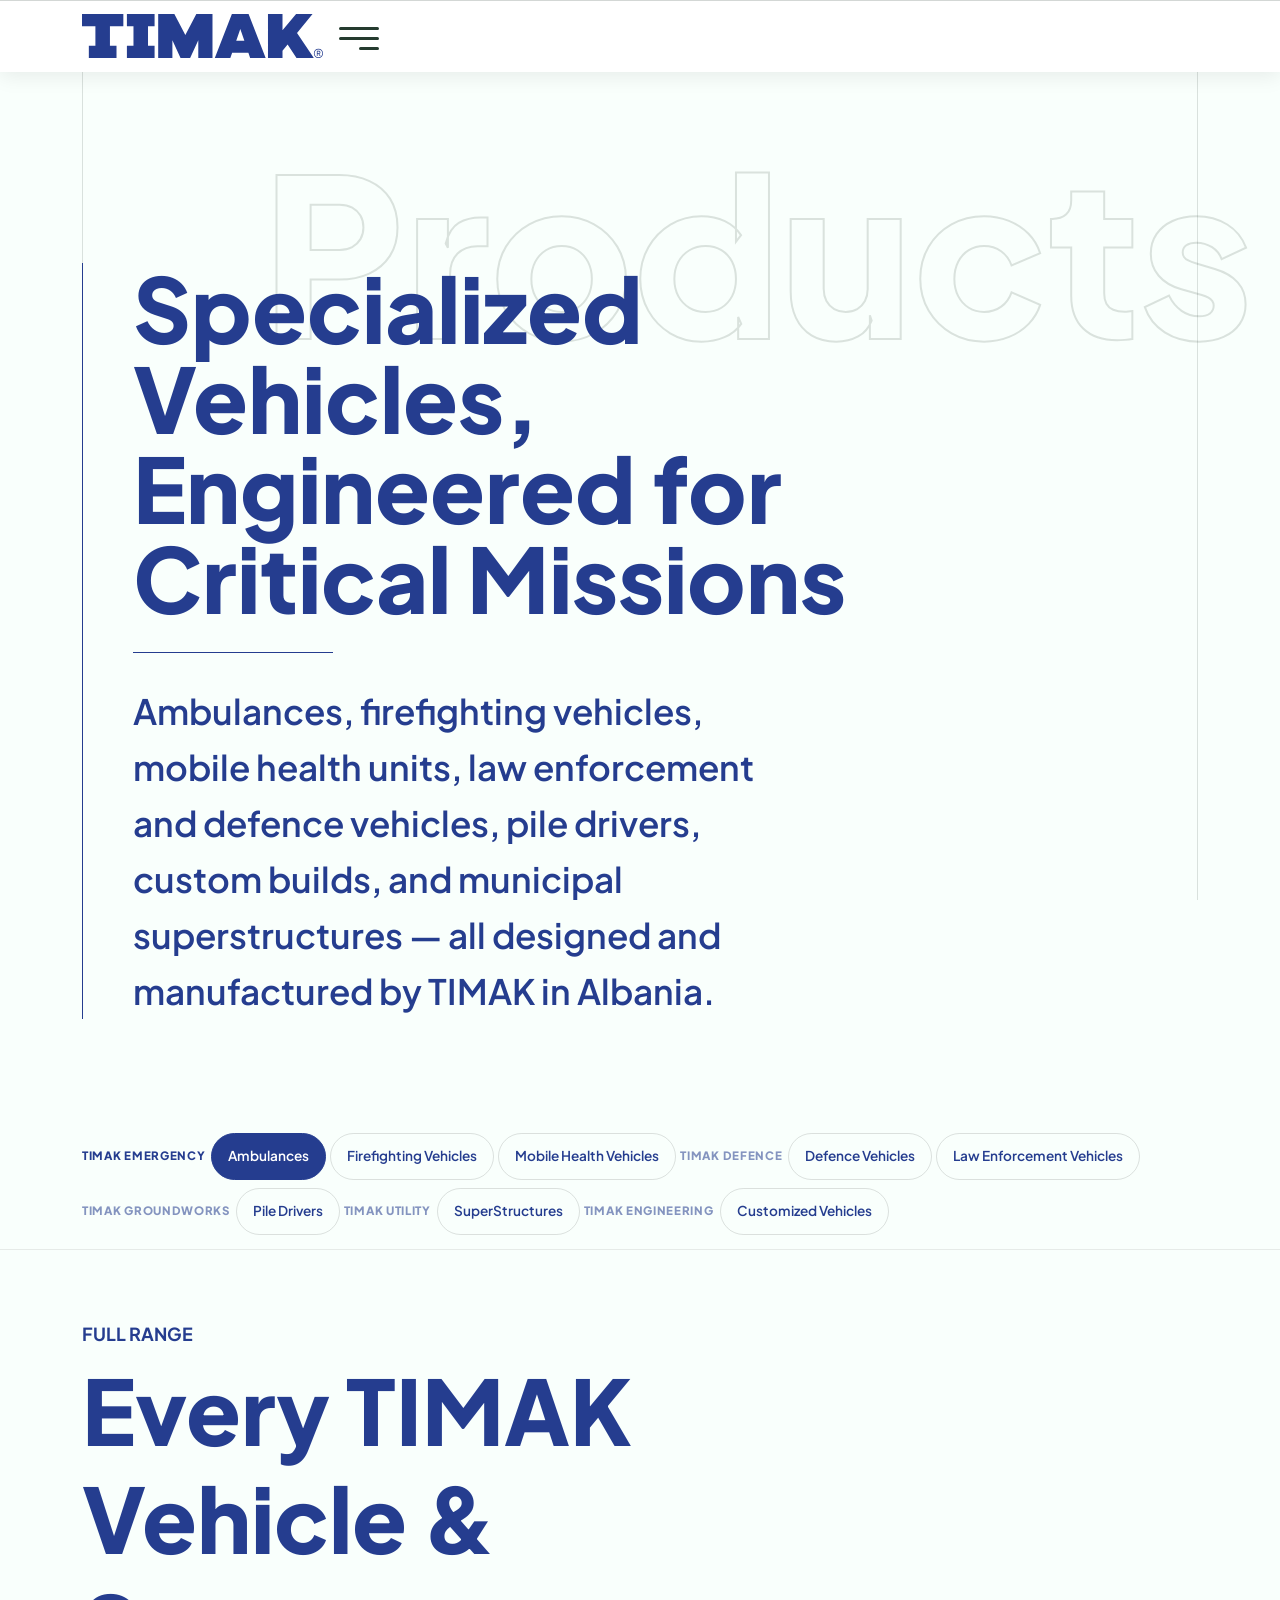
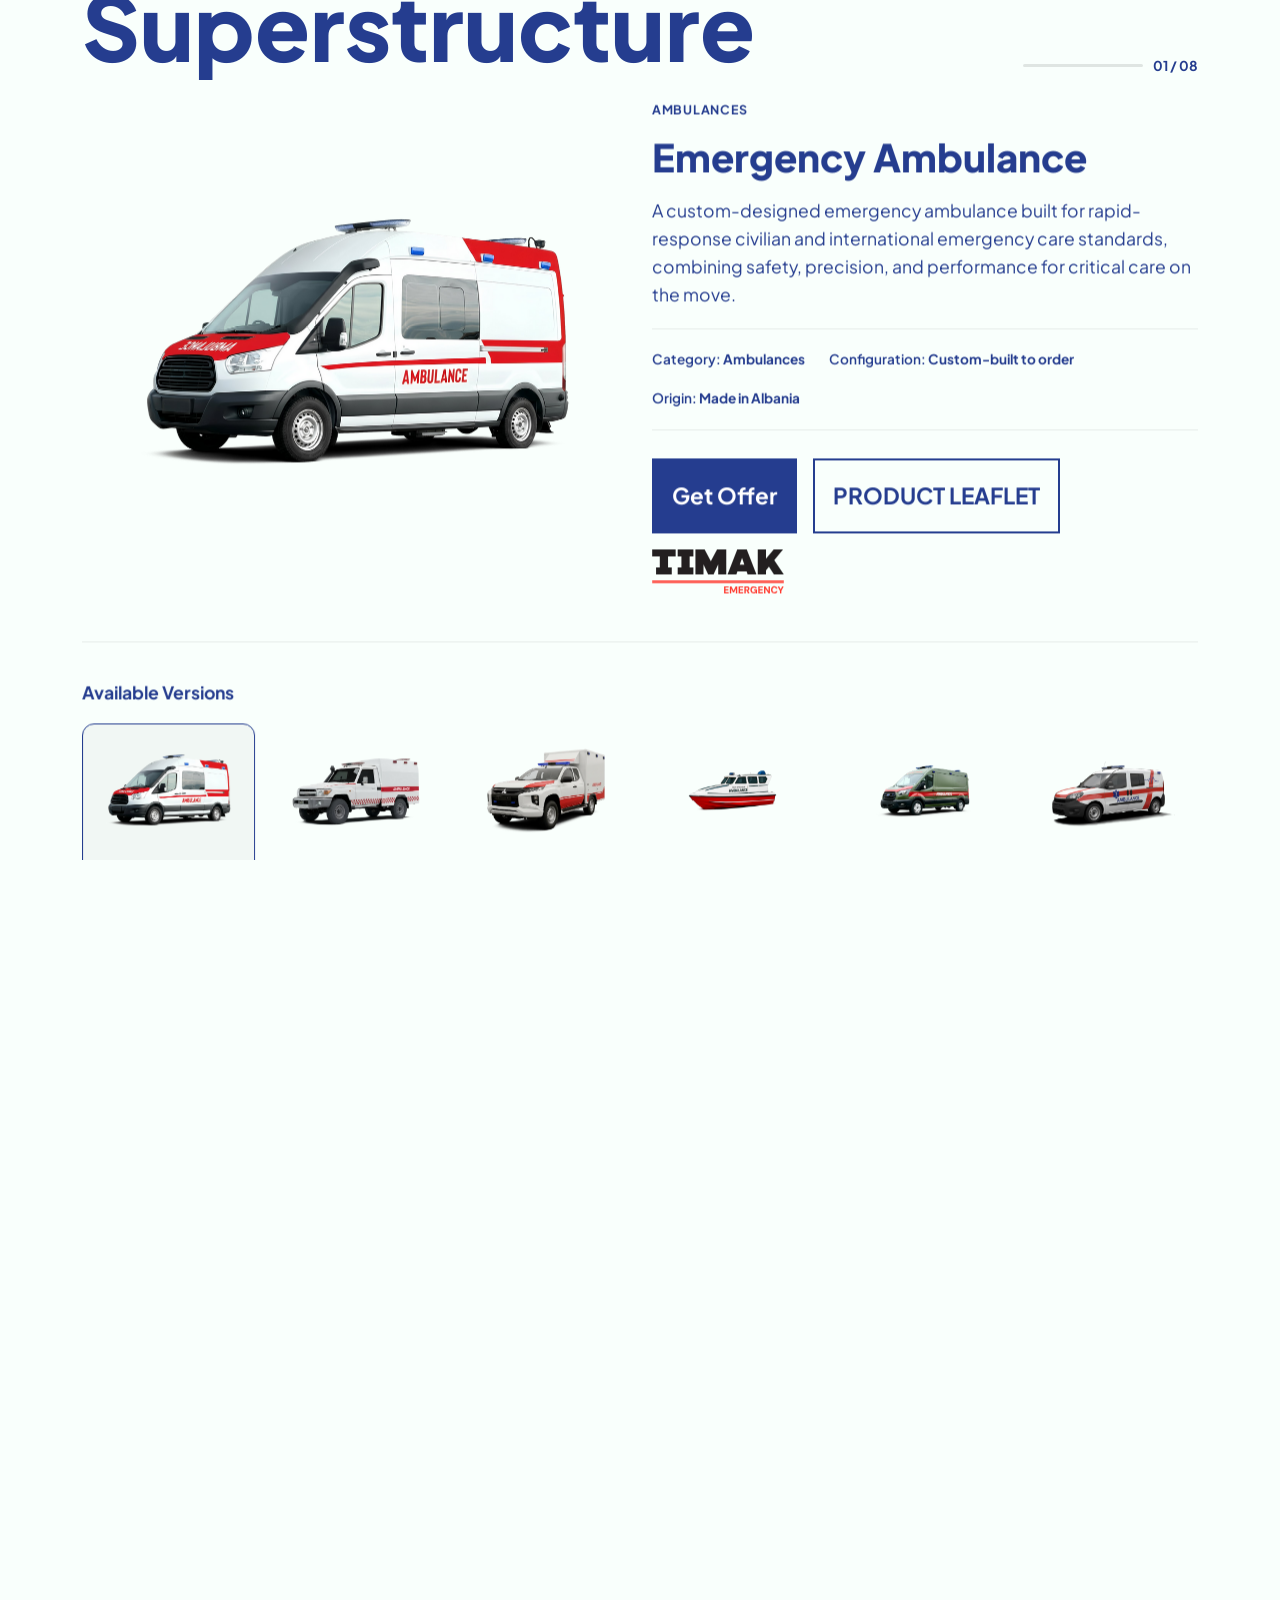
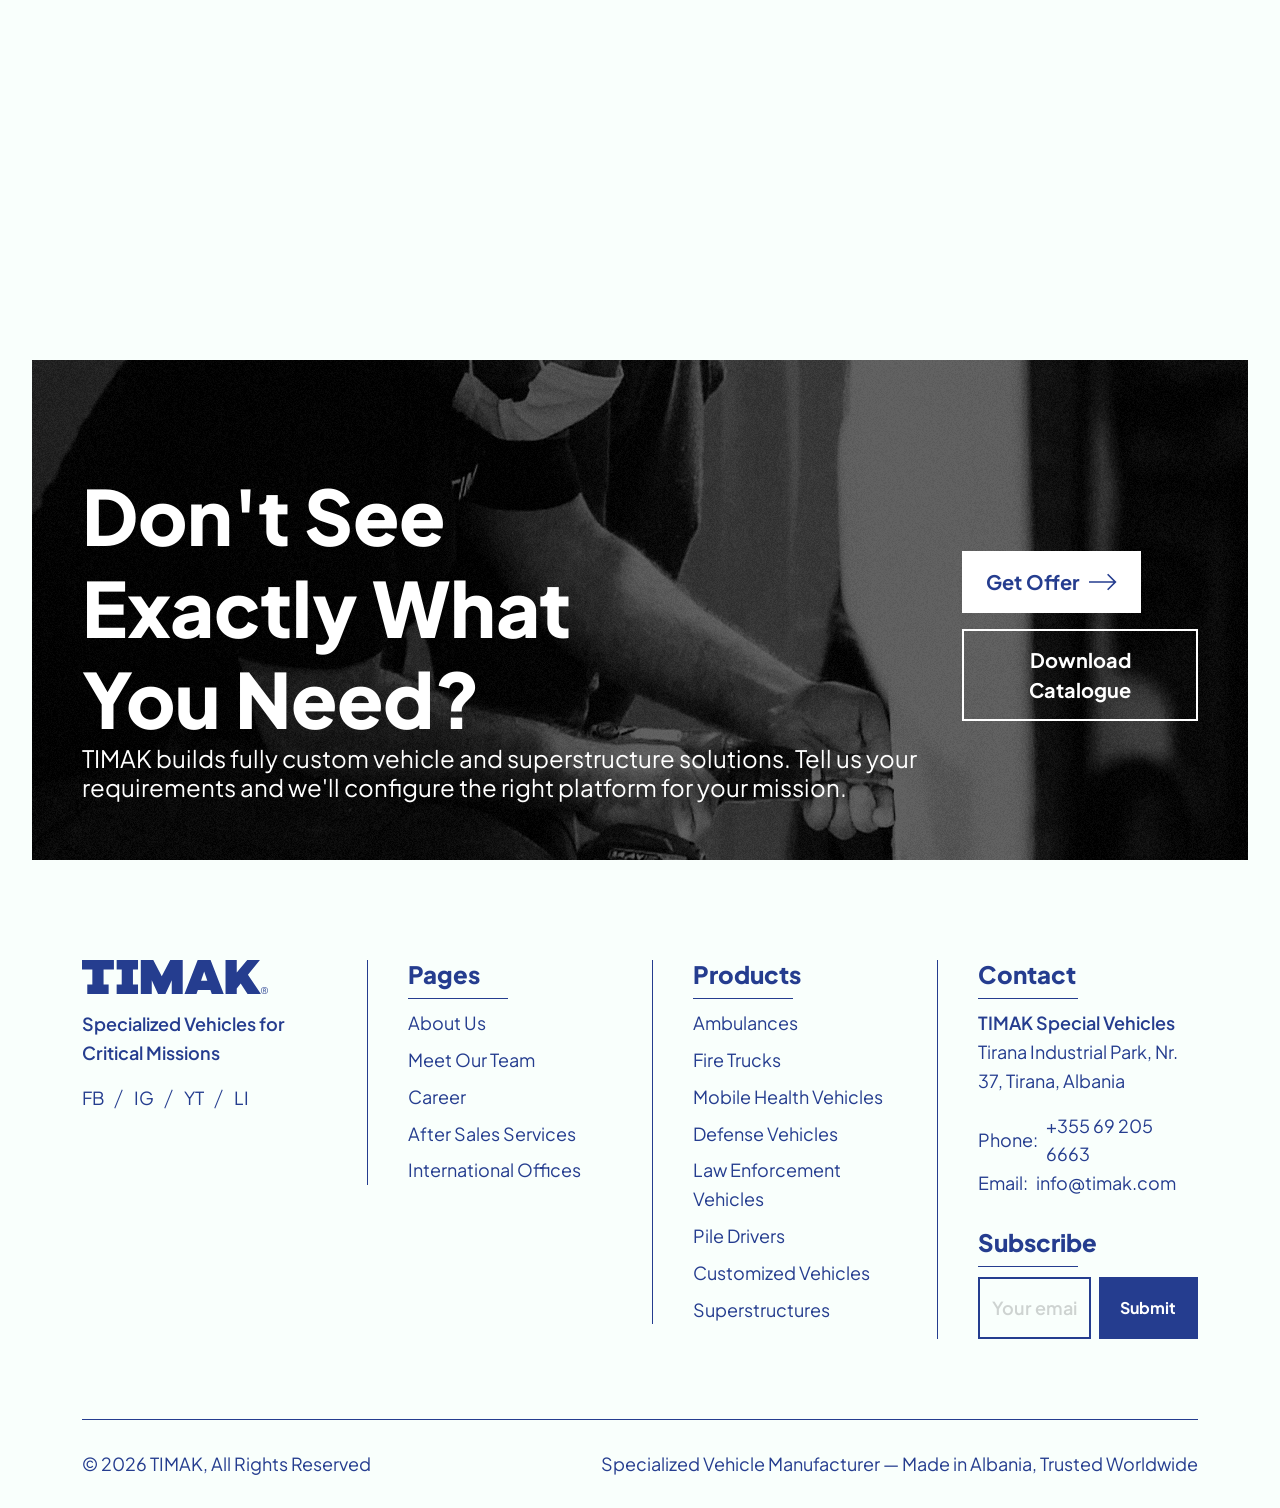
<file: products.html>
<!doctype html>
<html lang="en">

	<head>
		<meta charset="utf-8">
        <meta name="theme-color"  content="#0e2a52">
		<meta name="viewport" content="width=device-width, initial-scale=1">
		<meta name="description" content="Explore TIMAK's full range of specialized vehicles: ambulances, firefighting vehicles, mobile health vehicles, law enforcement vehicles, defence vehicles, pile drivers, customized vehicles, and superstructures. Engineered in Albania, trusted worldwide." data-i18n-content="seo.products.description">
		<title data-i18n-doctitle="seo.products.title">Products | Specialized Vehicles by TIMAK</title>
		<link rel="icon" type="image/svg+xml" href="assets/images/timak-logo-vertical.svg">
		<link rel="alternate icon" href="assets/images/fav-icon/favicon.ico">

		<link rel="preconnect" href="https://fonts.googleapis.com">
		<link rel="preconnect" href="https://fonts.gstatic.com" crossorigin>
		<link href="https://fonts.googleapis.com/css2?family=Plus+Jakarta+Sans:ital,wght@0,300;0,400;0,500;0,600;0,700;0,800;1,400;1,500;1,600;1,700;1,800&display=swap" rel="stylesheet">

		<link rel="stylesheet" href="assets/css/swiper-bundle.min.css">
		<link rel="stylesheet" href="assets/css/odometer.css">
		<link rel="stylesheet" href="assets/css/animate.css">
		<link rel="stylesheet" href="assets/css/magnific-popup.css">
		<link rel="stylesheet" href="assets/css/style.css">
		<link rel="stylesheet" href="assets/css/rtl.css">

		<style>
			.timak-logo-header{ height:38px; width:auto; display:block; }
			.timak-logo-footer{ height:34px; width:auto; display:block; }
			@media (min-width: 1200px){ .timak-logo-header{ height:44px; } }
			.lang-dropdown .dropdown-menu{ min-width:6rem; }
			.category-jumpnav{ position:sticky; top:0; z-index:50; background:var(--bs-body-bg,#fff); border-bottom:1px solid rgba(0,0,0,.08); }
			.category-jumpnav ul{ list-style:none; display:flex; flex-wrap:wrap; align-items:center; gap:8px 4px; margin:0; padding:14px 0; overflow-x:auto; }
			.category-jumpnav a{ display:inline-block; padding:8px 16px; border-radius:40px; font-weight:600; font-size:.85rem; text-decoration:none; white-space:nowrap; border:1px solid rgba(0,0,0,.12); color:inherit; transition:background-color .2s ease, color .2s ease, border-color .2s ease; }
			.category-jumpnav a:hover{ background:var(--bs-primary); color:#fff; border-color:var(--bs-primary); }
			.category-jumpnav a.is-current{ background:var(--bs-primary); color:#fff; border-color:var(--bs-primary); }
			.category-jumpnav-division{ display:flex; align-items:center; font-size:.72rem; font-weight:800; text-transform:uppercase; letter-spacing:.06em; color:var(--bs-secondary); opacity:.55; white-space:nowrap; padding:0 2px 0 10px; transition:opacity .2s ease, color .2s ease; }
			.category-jumpnav-division:first-child{ padding-left:0; }
			.category-jumpnav-division.is-current{ opacity:1; color:var(--bs-primary); }
			.timak-product-eyebrow{ font-size:.78rem; font-weight:700; text-transform:uppercase; letter-spacing:.06em; color:var(--bs-primary); display:block; margin-bottom:10px; }
			.product-division-badge{ display:inline-flex; align-items:center; height:44px; }
			.product-division-badge img{ height:100%; width:auto; max-width:150px; object-fit:contain; }

			/* Large single-product hero slide — clean transparent cutout, no colored box */
			.product-hero-image{ height:300px; display:flex; align-items:center; justify-content:center; padding:12px; }
			.product-hero-image img{ max-height:100%; max-width:100%; width:auto; object-fit:contain; }
			@media (min-width:992px){ .product-hero-image{ height:400px; } }
			.product-hero-title{ font-size:clamp(1.75rem, 3vw, 2.75rem); margin-bottom:16px; }
			.product-hero-desc{ font-size:1.1rem; line-height:1.6; max-width:560px; margin-bottom:20px; }
			.product-hero-details{ display:flex; flex-wrap:wrap; gap:10px 24px; margin-bottom:28px; padding:16px 0; border-top:1px solid rgba(0,0,0,.08); border-bottom:1px solid rgba(0,0,0,.08); }
			.product-hero-details span{ font-size:.85rem; font-weight:600; color:var(--bs-secondary); }
			.product-hero-details span b{ color:var(--bs-primary); font-weight:700; }

			/* Product Versions strip */
			.product-versions-section{ margin-top:48px; padding-top:40px; border-top:1px solid rgba(0,0,0,.08); }
			.product-versions-heading{ font-size:1.1rem; font-weight:700; margin-bottom:20px; }
			.product-versions-grid{ display:grid; grid-template-columns:repeat(2,1fr); gap:16px; }
			@media (min-width:576px){ .product-versions-grid{ grid-template-columns:repeat(3,1fr); } }
			@media (min-width:768px){ .product-versions-grid{ grid-template-columns:repeat(4,1fr); } }
			@media (min-width:1200px){ .product-versions-grid{ grid-template-columns:repeat(6,1fr); } }
			.product-version-tile{ background:none; border:1px solid transparent; border-radius:12px; padding:10px; display:flex; flex-direction:column; align-items:center; gap:10px; cursor:pointer; transition:border-color .2s ease, background-color .2s ease; }
			.product-version-tile:hover{ background:rgba(0,0,0,.03); }
			.product-version-tile.is-active{ border-color:var(--bs-primary); background:rgba(0,0,0,.03); }
			.product-version-photo{ width:100%; aspect-ratio:4/3; display:flex; align-items:center; justify-content:center; }
			.product-version-photo img{ max-width:100%; max-height:100%; object-fit:contain; }
			.product-version-title{ font-size:.8rem; font-weight:600; text-align:center; line-height:1.3; color:var(--bs-secondary); }
			.product-version-tile.is-active .product-version-title{ color:var(--bs-primary); }

			/* Products scroll stage (desktop pinned mode) */
			.products-stage-pinned{ display:grid; overflow:hidden; }
			.products-stage-pinned > .product-slide{ grid-area:1/1; height:100%; overflow:hidden; pointer-events:none; }
			.products-stage-pinned > .product-slide.is-active{ pointer-events:auto; }
			.products-stage-pinned .product-slide-content{ will-change:transform; }
			.products-progress{ display:flex; align-items:center; gap:10px; }
			.products-progress-track{ position:relative; width:120px; height:3px; background:rgba(0,0,0,.1); border-radius:2px; overflow:hidden; }
			.products-progress-fill{ position:absolute; top:0; left:0; height:100%; width:0%; background:var(--bs-primary); border-radius:2px; transition:width .15s linear; }
			.products-progress-label{ font-size:.85rem; font-weight:700; color:var(--bs-secondary); white-space:nowrap; }

			/* Products flat list (tablet/mobile/reduced-motion mode) */
			.products-stage-flat{ display:flex; flex-direction:column; gap:64px; }
			.products-stage-flat .product-slide:not(:last-child){ padding-bottom:64px; border-bottom:1px solid rgba(0,0,0,.08); }
		</style>

	</head>



	<body>
		<div class="page">

			<div class="w-100 h-100 position-fixed top-0 start-0 page-lines">
				<div class="container position-relative h-100">
					<span class="page-line-start position-absolute h-100"></span>
					<span class="page-line-end position-absolute h-100"></span>
				</div>
			</div>

			<!--Header Section ======================-->
			<header class="section-header header-1 industria-nav sticky-navbar header-bg-1">
				<nav class="navbar navbar-expand-xxl navbar-light nav-border hover-menu">
					<div class="container">
						<div class="d-flex align-items-center justify-content-between d-xxl-none">
							<a href="index.html" class="navbar-brand logo">
								<img src="assets/images/timak-logo-horizontal.svg" class="timak-logo-header" alt="TIMAK - Specialized Vehicle Manufacturer">
							</a>
							<a href="#" class="toggler-icon text-decoration-none d-block" data-bs-toggle="offcanvas" data-bs-target="#industriaNavbar" aria-controls="industriaNavbar" aria-label="Toggle navigation">
								<svg width="40" height="23" viewBox="0 0 40 23" fill="none" xmlns="http://www.w3.org/2000/svg">
									<line x1="1.5" y1="1.5" x2="38.5" y2="1.5" stroke="#253B2F" stroke-width="3" stroke-linecap="round"/>
									<line x1="1.5" y1="11.5" x2="38.5" y2="11.5" stroke="#253B2F" stroke-width="3" stroke-linecap="round"/>
									<line x1="21.5" y1="21.5" x2="38.5" y2="21.5" stroke="#253B2F" stroke-width="3" stroke-linecap="round"/>
								</svg>
							</a>
						</div>
						<div class="collapse navbar-collapse">
							<div class="d-flex align-items-center justify-content-between flex-grow-1">
								<a href="index.html" class="navbar-brand logo d-none d-xxl-flex align-items-center me-4" style="margin-right:56px;">
									<img src="assets/images/timak-logo-horizontal.svg" class="timak-logo-header" alt="TIMAK - Specialized Vehicle Manufacturer">
								</a>
								<ul class="navbar-nav flex-grow-1 align-items-xl-center justify-content-xl-between gap-3">
									<li class="nav-item">
										<a class="nav-link" href="index.html" aria-label="nav-links" data-i18n="nav.home">Home</a>
									</li>
									<li class="nav-item dropdown">
										<a class="nav-link d-flex gap-2 align-items-center active" aria-current="page" href="products.html" aria-label="nav-links" data-bs-toggle="dropdown-hover" aria-expanded="false"><span data-i18n="nav.products">Products</span><span class="dropdown-icon">
												<svg width="12" height="9" viewBox="0 0 12 9" fill="none" xmlns="http://www.w3.org/2000/svg">
													<path d="M11 8L6 2L1 8"/>
												</svg>
											</span>
										</a>
										<div class="dropdown-menu dropdown-menu-lg dropdown-menu-divisions">
										<div class="row">
											<div class="col-lg-6">
												<div class="d-flex flex-column">
													<span class="dropdown-division-label" data-i18n="nav.products.division.emergency">TIMAK Emergency</span>
													<a class="dropdown-item dropdown-item-nested" href="products.html#ambulances" data-category="ambulances" aria-label="single-pages"><span class="link-hover-animation-1" data-i18n="nav.products.ambulances">Ambulances</span></a>
													<a class="dropdown-item dropdown-item-nested" href="products.html#firefighting-vehicles" data-category="firefighting-vehicles" aria-label="single-pages"><span class="link-hover-animation-1" data-i18n="nav.products.firefighting">Firefighting Vehicles</span></a>
													<a class="dropdown-item dropdown-item-nested" href="products.html#mobile-health-vehicles" data-category="mobile-health-vehicles" aria-label="single-pages"><span class="link-hover-animation-1" data-i18n="nav.products.mobileHealth">Mobile Health Vehicles</span></a>
													<span class="dropdown-division-label dropdown-division-label-spaced" data-i18n="nav.products.division.defence">TIMAK Defence</span>
													<a class="dropdown-item dropdown-item-nested" href="products.html#defence-vehicles" data-category="defence-vehicles" aria-label="single-pages"><span class="link-hover-animation-1" data-i18n="nav.products.defence">Defence Vehicles</span></a>
													<a class="dropdown-item dropdown-item-nested" href="products.html#law-enforcement-vehicles" data-category="law-enforcement-vehicles" aria-label="single-pages"><span class="link-hover-animation-1" data-i18n="nav.products.lawEnforcement">Law Enforcement Vehicles</span></a>
												</div>
											</div>
											<div class="col-lg-6">
												<div class="d-flex flex-column dropdown-items-separator separator">
													<span class="dropdown-division-label" data-i18n="nav.products.division.groundworks">TIMAK Groundworks</span>
													<a class="dropdown-item dropdown-item-nested" href="products.html#pile-drivers" data-category="pile-drivers" aria-label="single-pages"><span class="link-hover-animation-1" data-i18n="nav.products.pileDrivers">Pile Drivers</span></a>
													<span class="dropdown-division-label dropdown-division-label-spaced" data-i18n="nav.products.division.utility">TIMAK Utility</span>
													<a class="dropdown-item dropdown-item-nested" href="products.html#superstructures" data-category="superstructures" aria-label="single-pages"><span class="link-hover-animation-1" data-i18n="nav.products.superstructures">SuperStructures</span></a>
													<span class="dropdown-division-label dropdown-division-label-spaced" data-i18n="nav.products.division.engineering">TIMAK Engineering</span>
													<a class="dropdown-item dropdown-item-nested" href="products.html#customized-vehicles" data-category="customized-vehicles" aria-label="single-pages"><span class="link-hover-animation-1" data-i18n="nav.products.customized">Customized Vehicles</span></a>
												</div>
											</div>
										</div>
									</div>
									</li>
									<li class="nav-item">
										<a class="nav-link" href="after-sales-services.html" aria-label="nav-links" data-i18n="nav.afterSales">After Sales Services</a>
									</li>
									<li class="nav-item dropdown ">
                                        <a class="nav-link d-flex gap-2 align-items-center" href="#" aria-label="nav-links" data-bs-toggle="dropdown" aria-expanded="false"><span data-i18n="nav.company">Company</span><span class="dropdown-icon">
                                                <svg width="12" height="9" viewBox="0 0 12 9" fill="none" xmlns="http://www.w3.org/2000/svg">
                                                    <path d="M11 8L6 2L1 8"/>
                                                </svg>
                                            </span>
                                        </a>
                                        <ul class="dropdown-menu">
                                            <li><a class="dropdown-item" href="about-us.html" aria-label="single-pages"><span class="link-hover-animation-1" data-i18n="nav.company.aboutUs">About Us</span></a></li>
                                            <li><a class="dropdown-item" href="team.html" aria-label="single-pages"><span class="link-hover-animation-1" data-i18n="nav.company.team">Meet Our Team</span></a></li>
                                            <li><a class="dropdown-item" href="career.html" aria-label="single-pages"><span class="link-hover-animation-1" data-i18n="nav.company.career">Career</span></a></li>
                                            <li><a class="dropdown-item" href="international-offices.html" aria-label="single-pages"><span class="link-hover-animation-1" data-i18n="nav.company.offices">International Offices</span></a></li>
                                        </ul>
                                    </li>
									<li class="nav-item">
										<a class="nav-link" href="contact.html" data-i18n="nav.contact">Contact Us</a>
									</li>
									<li class="nav-item dropdown lang-dropdown">
										<a class="nav-link d-flex gap-2 align-items-center" href="#" aria-label="language switcher" data-bs-toggle="dropdown" aria-expanded="false">
											EN
											<span class="dropdown-icon">
												<svg width="12" height="9" viewBox="0 0 12 9" fill="none" xmlns="http://www.w3.org/2000/svg">
													<path d="M11 8L6 2L1 8"/>
												</svg>
											</span>
										</a>
										<ul class="dropdown-menu" data-lang-switcher>
											<li><a class="dropdown-item active" href="#" data-lang="en">EN</a></li>
											<li><a class="dropdown-item" href="#" data-lang="sq">SQ</a></li>
											<li><a class="dropdown-item" href="#" data-lang="ru">RU</a></li>
											<li><a class="dropdown-item" href="#" data-lang="es">ES</a></li>
											<li><a class="dropdown-item" href="#" data-lang="fr">FR</a></li>
											<li><a class="dropdown-item" href="#" data-lang="ar">AR</a></li>
										</ul>
									</li>
								</ul>
							</div>
						</div>
					</div>
					<!-- container-fluid -->
				</nav>

			</header>
			<!--Header Section ======================-->


			<!--Mobile-Header ======================-->
			<nav class="industria-nav" aria-label="Offcanvas navbar large">
				<div class="offcanvas offcanvas-end" data-bs-backdrop="static" tabindex="-1" id="industriaNavbar" aria-labelledby="industriaNavbarLabel">
					<div class="offcanvas-header">
						<span class="offcanvas-title" id="industriaNavbarLabel">
							<a href="index.html" class="navbar-brand logo">
								<img src="assets/images/timak-logo-horizontal.svg" class="timak-logo-header" alt="TIMAK - Specialized Vehicle Manufacturer">
							</a>
						</span>
						<button type="button" class="btn-close" data-bs-dismiss="offcanvas" aria-label="Close"></button>
					</div>
					<div class="offcanvas-body justify-content-between section-full-width">
						<ul class="navbar-nav flex-grow-1 align-items-xl-center gap-3 gap-xl-40 gap-xxl-50">
							<li class="nav-item">
								<a class="nav-link" href="index.html" aria-label="nav-links" data-i18n="nav.home">Home</a>
							</li>
							<li class="nav-item dropdown">
								<a class="nav-link d-flex gap-2 align-items-center active" aria-current="page" href="products.html" aria-label="nav-links" data-bs-toggle="dropdown-hover" aria-expanded="false"><span data-i18n="nav.products">Products</span><span class="dropdown-icon">
										<svg width="12" height="9" viewBox="0 0 12 9" fill="none" xmlns="http://www.w3.org/2000/svg">
											<path d="M11 8L6 2L1 8"/>
										</svg>
									</span>
								</a>
								<div class="dropdown-menu dropdown-menu-lg dropdown-menu-divisions">
										<div class="row">
											<div class="col-lg-6">
												<div class="d-flex flex-column">
													<span class="dropdown-division-label" data-i18n="nav.products.division.emergency">TIMAK Emergency</span>
													<a class="dropdown-item dropdown-item-nested" href="products.html#ambulances" data-category="ambulances" aria-label="single-pages"><span class="link-hover-animation-1" data-i18n="nav.products.ambulances">Ambulances</span></a>
													<a class="dropdown-item dropdown-item-nested" href="products.html#firefighting-vehicles" data-category="firefighting-vehicles" aria-label="single-pages"><span class="link-hover-animation-1" data-i18n="nav.products.firefighting">Firefighting Vehicles</span></a>
													<a class="dropdown-item dropdown-item-nested" href="products.html#mobile-health-vehicles" data-category="mobile-health-vehicles" aria-label="single-pages"><span class="link-hover-animation-1" data-i18n="nav.products.mobileHealth">Mobile Health Vehicles</span></a>
													<span class="dropdown-division-label dropdown-division-label-spaced" data-i18n="nav.products.division.defence">TIMAK Defence</span>
													<a class="dropdown-item dropdown-item-nested" href="products.html#defence-vehicles" data-category="defence-vehicles" aria-label="single-pages"><span class="link-hover-animation-1" data-i18n="nav.products.defence">Defence Vehicles</span></a>
													<a class="dropdown-item dropdown-item-nested" href="products.html#law-enforcement-vehicles" data-category="law-enforcement-vehicles" aria-label="single-pages"><span class="link-hover-animation-1" data-i18n="nav.products.lawEnforcement">Law Enforcement Vehicles</span></a>
												</div>
											</div>
											<div class="col-lg-6">
												<div class="d-flex flex-column dropdown-items-separator separator">
													<span class="dropdown-division-label" data-i18n="nav.products.division.groundworks">TIMAK Groundworks</span>
													<a class="dropdown-item dropdown-item-nested" href="products.html#pile-drivers" data-category="pile-drivers" aria-label="single-pages"><span class="link-hover-animation-1" data-i18n="nav.products.pileDrivers">Pile Drivers</span></a>
													<span class="dropdown-division-label dropdown-division-label-spaced" data-i18n="nav.products.division.utility">TIMAK Utility</span>
													<a class="dropdown-item dropdown-item-nested" href="products.html#superstructures" data-category="superstructures" aria-label="single-pages"><span class="link-hover-animation-1" data-i18n="nav.products.superstructures">SuperStructures</span></a>
													<span class="dropdown-division-label dropdown-division-label-spaced" data-i18n="nav.products.division.engineering">TIMAK Engineering</span>
													<a class="dropdown-item dropdown-item-nested" href="products.html#customized-vehicles" data-category="customized-vehicles" aria-label="single-pages"><span class="link-hover-animation-1" data-i18n="nav.products.customized">Customized Vehicles</span></a>
												</div>
											</div>
										</div>
									</div>
							</li>
							<li class="nav-item">
								<a class="nav-link" href="after-sales-services.html" aria-label="nav-links" data-i18n="nav.afterSales">After Sales Services</a>
							</li>
							<li class="nav-item dropdown ">
								<a class="nav-link d-flex gap-2 align-items-center" href="#" aria-label="nav-links" data-bs-toggle="dropdown" aria-expanded="false"><span data-i18n="nav.company">Company</span><span class="dropdown-icon">
										<svg width="12" height="9" viewBox="0 0 12 9" fill="none" xmlns="http://www.w3.org/2000/svg">
											<path d="M11 8L6 2L1 8"/>
										</svg>
									</span>
								</a>
								<ul class="dropdown-menu">
									<li><a class="dropdown-item" href="about-us.html" aria-label="single-pages"><span class="link-hover-animation-1" data-i18n="nav.company.aboutUs">About Us</span></a></li>
									<li><a class="dropdown-item" href="team.html" aria-label="single-pages"><span class="link-hover-animation-1" data-i18n="nav.company.team">Meet Our Team</span></a></li>
									<li><a class="dropdown-item" href="career.html" aria-label="single-pages"><span class="link-hover-animation-1" data-i18n="nav.company.career">Career</span></a></li>
									<li><a class="dropdown-item" href="international-offices.html" aria-label="single-pages"><span class="link-hover-animation-1" data-i18n="nav.company.offices">International Offices</span></a></li>
								</ul>
							</li>
							<li class="nav-item">
								<a class="nav-link" href="contact.html" data-i18n="nav.contact">Contact Us</a>
							</li>
							<li class="nav-item dropdown lang-dropdown">
								<a class="nav-link d-flex gap-2 align-items-center" href="#" aria-label="language switcher" data-bs-toggle="dropdown" aria-expanded="false">
									EN
									<span class="dropdown-icon">
										<svg width="12" height="9" viewBox="0 0 12 9" fill="none" xmlns="http://www.w3.org/2000/svg">
											<path d="M11 8L6 2L1 8"/>
										</svg>
									</span>
								</a>
								<ul class="dropdown-menu" data-lang-switcher>
									<li><a class="dropdown-item active" href="#" data-lang="en">EN</a></li>
									<li><a class="dropdown-item" href="#" data-lang="sq">SQ</a></li>
									<li><a class="dropdown-item" href="#" data-lang="ru">RU</a></li>
									<li><a class="dropdown-item" href="#" data-lang="es">ES</a></li>
									<li><a class="dropdown-item" href="#" data-lang="fr">FR</a></li>
									<li><a class="dropdown-item" href="#" data-lang="ar">AR</a></li>
								</ul>
							</li>
						</ul>
						<div class="d-flex align-items-center gap-40 gap-xxl-50 pt-30 pt-xl-0">
							<div>
								<a href="contact.html" class="btn btn-primary"><span data-i18n="common.getOffer">Get Offer</span></a>
							</div>
						</div>
					</div>
				</div>
			</nav>
			<!--Mobile-Header ======================-->


			<!--Banner Section ======================-->
			<section class="section-banner position-relative pt-60">
				<div class="section-full-width">
					<div class="section-title-wrapper position-relative">
						<div class="scroll-move">
							<span class="scrolling-text display-1 fw-extra-bold stroke-title text-stroke stroke-width-2 stroke-opacity-20 stroke-color lh-1" data-i18n="products.banner.eyebrow">Products</span>
						</div>
						<div class="container">
							<div class="section-title section-separator">
								<h1 class="fw-extra-bold heading-title separator lh-1" data-i18n="products.banner.title">Specialized Vehicles, Engineered for Critical Missions</h1>
								<div class="d-flex flex-column flex-lg-row gap-4 align-items-lg-end justify-content-lg-between">
									<p class="fs-4 fw-semibold mb-0 subtitle subtitle-width" data-i18n="products.banner.subtitle">Ambulances, firefighting vehicles, mobile health units, law enforcement and defence vehicles, pile drivers, custom builds, and municipal superstructures — all designed and manufactured by TIMAK in Albania.</p>
								</div>
							</div>
						</div>
					</div>
				</div>
			</section>
			<!--Banner Section ======================-->

			<!--Category Jump Nav ======================-->
			<div class="category-jumpnav">
				<div class="container">
					<ul id="categoryJumpnavList">
						<li><span class="category-jumpnav-division" data-division="emergency">TIMAK Emergency</span></li>
						<li><a href="#ambulances" data-category="ambulances" data-i18n="nav.products.ambulances">Ambulances</a></li>
						<li><a href="#firefighting-vehicles" data-category="firefighting-vehicles" data-i18n="nav.products.firefighting">Firefighting Vehicles</a></li>
						<li><a href="#mobile-health-vehicles" data-category="mobile-health-vehicles" data-i18n="nav.products.mobileHealth">Mobile Health Vehicles</a></li>
						<li><span class="category-jumpnav-division" data-division="defence">TIMAK Defence</span></li>
						<li><a href="#defence-vehicles" data-category="defence-vehicles" data-i18n="nav.products.defence">Defence Vehicles</a></li>
						<li><a href="#law-enforcement-vehicles" data-category="law-enforcement-vehicles" data-i18n="nav.products.lawEnforcement">Law Enforcement Vehicles</a></li>
						<li><span class="category-jumpnav-division" data-division="groundworks">TIMAK Groundworks</span></li>
						<li><a href="#pile-drivers" data-category="pile-drivers" data-i18n="nav.products.pileDrivers">Pile Drivers</a></li>
						<li><span class="category-jumpnav-division" data-division="utility">TIMAK Utility</span></li>
						<li><a href="#superstructures" data-category="superstructures" data-i18n="nav.products.superstructures">SuperStructures</a></li>
						<li><span class="category-jumpnav-division" data-division="engineering">TIMAK Engineering</span></li>
						<li><a href="#customized-vehicles" data-category="customized-vehicles" data-i18n="nav.products.customized">Customized Vehicles</a></li>
					</ul>
				</div>
			</div>
			<!--Category Jump Nav ======================-->


			<!--Products Stage ======================-->
			<section class="products-stage-section pt-50 pt-lg-70">
				<div class="container">
					<div class="d-flex flex-column flex-sm-row align-items-sm-end justify-content-sm-between gap-3 mb-4">
						<div>
							<p class="mb-2 fw-bold text-primary text-uppercase" data-i18n="products.fullRange.eyebrow">Full Range</p>
							<h2 class="fw-extra-bold heading-title mb-0" data-i18n="products.fullRange.title">Every TIMAK Vehicle & Superstructure</h2>
						</div>
						<div id="productsProgress" class="products-progress d-none"></div>
					</div>
					<div id="productsStage" class="products-stage"></div>
				</div>
			</section>
			<!--Products Stage ======================-->


			<!--Feedback Section (CTA) ======================-->
			<section id="feedback" class="section-feedback feedback-1 pt-50 pt-lg-100 pt-xxl-120">
				<div class="section-full-width">
					<div class="feedback-wrapper feedback-bg-1 position-relative">
						<div class="container">
							<div class="feedback-content d-flex flex-column gap-40 flex-md-row align-items-md-center justify-content-md-between">
								<div>
									<h2 class="fw-extra-bold feedback-title display-4 mb-3" data-i18n="products.feedback.title">Don't See Exactly What You Need?</h2>
									<p class="mb-0 fs-5" data-i18n="products.feedback.text">TIMAK builds fully custom vehicle and superstructure solutions. Tell us your requirements and we'll configure the right platform for your mission.</p>
								</div>
								<div class="industria-button d-flex flex-wrap gap-3">
									<a href="contact.html#contactForm" class="btn btn-xl btn-white gap-10">
										<span data-i18n="common.getOffer">Get Offer</span>
										<svg class="arrow" width="35" height="22" viewBox="0 0 35 22" fill="none" xmlns="http://www.w3.org/2000/svg"><path fill-rule="evenodd" clip-rule="evenodd" d="M24 0.585815L34.4142 10.9999L24 21.4142L22.5858 20L30.5857 12L0 12L2.38419e-07 10L30.5858 10L22.5858 2.00003L24 0.585815Z"></path></svg>
									</a>
									<a href="assets/documents/timak-general-catalogue.pdf" target="_blank" rel="noopener" class="btn btn-xl btn-outline-white gap-10" data-i18n="common.downloadCatalogue">Download Catalogue</a>
								</div>
							</div>
						</div>
					</div>
				</div>
			</section>
			<!--Feedback Section ======================-->


			<!--Footer Section ======================-->
			<footer class="section-footer pt-5 pt-lg-100 pt-xxl-120 section-full-width position-relative">
				<div class="container">
					<div class="footer-contents">
						<div class="row gy-5 gy-lg-0">
							<div class="col-lg-3">
								<div>
									<a class="navbar-brand py-0" href="index.html">
									<span class="logo"><img src="assets/images/timak-logo-horizontal.svg" class="timak-logo-footer" alt="TIMAK logo"></span>
									</a>
									<p class="py-10 py-lg-3 mb-0 fw-semibold"><span data-i18n="footer.tagline">Specialized Vehicles for Critical Missions</span></p>
									<ul class="contact-lists list-unstyled mb-0 d-flex">
										<li><a href="https://www.facebook.com/timakalbania" target="_blank" rel="noopener" class="link-hover-animation-1 text-decoration-none text-uppercase">fb</a></li>
										<li><a href="https://www.instagram.com/timakofficial/" target="_blank" rel="noopener" class="link-hover-animation-1 text-decoration-none text-uppercase">ig</a></li>
										<li><a href="https://www.youtube.com/channel/UCKZ67lQ3aa48U2AndTVSTgg" target="_blank" rel="noopener" class="link-hover-animation-1 text-decoration-none text-uppercase">yt</a></li>
										<li><a href="https://www.linkedin.com/company/timak/" target="_blank" rel="noopener" class="link-hover-animation-1 text-decoration-none text-uppercase">li</a></li>
									</ul>
								</div>
							</div>
							<div class="col-lg-3 col-xxl-2">
								<div class="address-details">
									<h5 class="fw-extra-bold separator"><span data-i18n="footer.pages">Pages</span></h5>
									<ul class="list-unstyled d-flex flex-column gap-2 mb-0">
										<li><a href="about-us.html" class="text-decoration-none link-hover-animation-1" data-i18n="footer.pages.aboutUs">About Us</a></li>
										<li><a href="team.html" class="text-decoration-none link-hover-animation-1" data-i18n="footer.pages.team">Meet Our Team</a></li>
										<li><a href="career.html" class="text-decoration-none link-hover-animation-1" data-i18n="footer.pages.career">Career</a></li>
										<li><a href="after-sales-services.html" class="text-decoration-none link-hover-animation-1" data-i18n="footer.pages.afterSales">After Sales Services</a></li>
										<li><a href="international-offices.html" class="text-decoration-none link-hover-animation-1" data-i18n="footer.pages.offices">International Offices</a></li>
									</ul>
								</div>
							</div>
							<div class="col-lg-3 col-xxl-3">
								<div class="address-details">
									<h5 class="fw-extra-bold separator"><span data-i18n="footer.products">Products</span></h5>
									<ul class="list-unstyled d-flex flex-column gap-2 mb-0">
										<li><a href="products.html#ambulances" class="text-decoration-none link-hover-animation-1" data-i18n="footer.products.ambulances">Ambulances</a></li>
										<li><a href="products.html#firefighting-vehicles" class="text-decoration-none link-hover-animation-1" data-i18n="footer.products.fireTrucks">Fire Trucks</a></li>
										<li><a href="products.html#mobile-health-vehicles" class="text-decoration-none link-hover-animation-1" data-i18n="footer.products.mobileHealth">Mobile Health Vehicles</a></li>
										<li><a href="products.html#defence-vehicles" class="text-decoration-none link-hover-animation-1" data-i18n="footer.products.defenseVehicles">Defense Vehicles</a></li>
										<li><a href="products.html#law-enforcement-vehicles" class="text-decoration-none link-hover-animation-1" data-i18n="footer.products.lawEnforcement">Law Enforcement Vehicles</a></li>
										<li><a href="products.html#pile-drivers" class="text-decoration-none link-hover-animation-1" data-i18n="footer.products.pileDrivers">Pile Drivers</a></li>
										<li><a href="products.html#customized-vehicles" class="text-decoration-none link-hover-animation-1" data-i18n="footer.products.customized">Customized Vehicles</a></li>
										<li><a href="products.html#superstructures" class="text-decoration-none link-hover-animation-1" data-i18n="footer.products.superstructures">Superstructures</a></li>
									</ul>
								</div>
							</div>
							<div class="col-lg-3 col-xxl-4">
								<div class="address-details">
									<h5 class="fw-extra-bold separator"><span data-i18n="footer.contact">Contact</span></h5>
									<div class="footer-address">
										<p class="fw-semibold mb-0"><span data-i18n="footer.companyName">TIMAK Special Vehicles</span></p>
										<p><span data-i18n="footer.address">Tirana Industrial Park, Nr. 37, Tirana, Albania</span></p>
									</div>
									<div class="d-flex flex-column mb-30">
										<p class="mb-0 d-flex align-items-center gap-2"><span data-i18n="footer.phoneLabel">Phone:</span> <a href="tel:+355692056663" class="text-decoration-none link-hover-animation-1">+355 69 205 6663</a></p>
										<p class="mb-0 d-flex align-items-center gap-2"><span data-i18n="footer.emailLabel">Email:</span> <a href="mailto:info@timak.com" class="text-decoration-none link-hover-animation-1">info@timak.com</a></p>
									</div>
									<h5 class="fw-extra-bold separator"><span data-i18n="footer.subscribe">Subscribe</span></h5>
									<form action="#" class="d-flex gap-2">
										<input type="email" class="form-control" placeholder="Your email address" aria-label="Subscribe to TIMAK newsletter" data-i18n-placeholder="footer.emailPlaceholder" required>
										<button type="submit" class="btn btn-primary"><span data-i18n="common.submit">Submit</span></button>
									</form>
								</div>
							</div>
						</div>
					</div>
					<div class="copyright d-flex flex-column gap-2 flex-lg-row justify-content-lg-between align-items-lg-center text-center text-sm-start">
						<p class="mb-0">&copy; <span class="dynamic-year"></span> <span data-i18n="footer.copyright">TIMAK, All Rights Reserved</span></p>
						<p class="mb-0"><span data-i18n="footer.bottomTagline">Specialized Vehicle Manufacturer — Made in Albania, Trusted Worldwide</span></p>
					</div>
				</div>
			</footer>
			<!--Footer Section ======================-->

			<!--Back-to-top ======================-->
			<div class="progressCounter progressScroll progress-scroll-opacity-0">
				<div class="progressScroll-border">
				  <div class="progressScroll-circle">
					<span class="progressScroll-text text-white">
						<svg width="24" height="24" viewBox="0 0 54 54" fill="none" xmlns="http://www.w3.org/2000/svg"><path d="M12.1758 41.7882C11.4955 41.1079 11.4388 40.0401 12.0057 39.2953L12.1758 39.1007L39.0508 12.2256C39.7929 11.4835 40.9962 11.4835 41.7383 12.2256C42.4186 12.9059 42.4753 13.9737 41.9084 14.7185L41.7383 14.9131L14.8633 41.7882C14.1211 42.5303 12.9179 42.5303 12.1758 41.7882Z"/><path d="M18.7659 15.5153C17.7163 15.5175 16.8637 14.6685 16.8614 13.619C16.8594 12.6649 17.5608 11.8735 18.4769 11.7358L18.7577 11.7146L40.3903 11.668C41.3473 11.6659 42.14 12.3714 42.2746 13.2906L42.2947 13.5723L42.25 35.2067C42.2478 36.2562 41.3952 37.1052 40.3457 37.1031C39.3916 37.1011 38.6031 36.3963 38.4693 35.4797L38.4493 35.1988L38.489 15.4727L18.7659 15.5153Z"/></svg>
					</span>
					</div>
				</div>
			</div>
			<!--Back-to-top ======================-->

		</div>
		<!-- pages -->

			<script src="assets/js/jquery-3.7.0.min.js"></script>
			<script src="assets/js/lenis.min.js"></script>
			<script src="assets/js/bootstrap.bundle.min.js"></script>
			<script src="assets/js/swiper-bundle.min.js"></script>
			<script src="assets/js/jquery.magnific-popup.min.js"></script>
			<script src="assets/js/anime.min.js"></script>
			<script src="assets/js/animate.js"></script>
			<script src="assets/js/wow.min.js"></script>
			<script src="assets/js/odometer.js"></script>
			<script src="assets/js/jquery.progressScroll.min.js"></script>
			<script src="assets/js/gsap.min.js"></script>
			<script src="assets/js/scrollTrigger.min.js"></script>
			<script src="assets/js/script.js"></script>
			<script src="assets/js/i18n/i18n-data-shared.js"></script>
			<script src="assets/js/i18n/i18n-data-products.js"></script>
			<script src="assets/js/i18n/i18n-engine.js"></script>
			<script>
			(function () {
				document.addEventListener('DOMContentLoaded', function () {
					var stage = document.getElementById('productsStage');
					if (!stage) return;

					// leaflet: real "PRODUCT LEAFLET" PDF sourced from each product's page on timak.com, downloaded
					// into assets/documents/leaflets/. null means the source site has no leaflet for that exact
					// product/version (its own PRODUCT LEAFLET button on timak.com has no href either) — the
					// button is hidden for those rather than pointing at a generic or unrelated file.
					var products = [
						{ img: 'assets/images/products/ambulance-emergency.png', title: 'Emergency Ambulance', category: 'ambulances', desc: 'A custom-designed emergency ambulance built for rapid-response civilian and international emergency care standards, combining safety, precision, and performance for critical care on the move.', leaflet: 'assets/documents/leaflets/emergency-ambulance.pdf' },
						{ img: 'assets/images/products/ambulance-armored.png', title: 'Armored Ambulance', category: 'ambulances', desc: 'A protected ambulance platform engineered for military and high-risk operational environments, delivering life-saving care without compromising crew safety.', leaflet: 'assets/documents/leaflets/armored-ambulance.pdf' },
						{ img: 'assets/images/products/ambulance-box.png', title: 'Box Ambulance', category: 'ambulances', desc: 'A boxed-body ambulance configuration offering expanded interior space for patient care equipment and crew mobility during transport.', leaflet: 'assets/documents/leaflets/box-ambulance.pdf' },
						{ img: 'assets/images/products/ambulance-boat.png', title: 'Boat Ambulance', category: 'ambulances', desc: 'A high-speed boat ambulance built for water-based emergency response and patient transport across lakes, rivers, and coastal areas.', leaflet: 'assets/documents/leaflets/boat-ambulance.pdf' },
						{ img: 'assets/images/products/ambulance-military.png', title: 'Military Ambulance', category: 'ambulances', desc: 'A military-grade ambulance configured for field medical support in defence and tactical operational environments.', leaflet: 'assets/documents/leaflets/military-ambulance.pdf' },
						{ img: 'assets/images/products/ambulance-minivan.png', title: 'Minivan Ambulance', category: 'ambulances', desc: 'A compact minivan ambulance platform suited for urban emergency response and everyday patient transport.', leaflet: 'assets/documents/leaflets/minivan-ambulance.pdf' },
						{ img: 'assets/images/products/ambulance-motor.png', title: 'Motor Ambulance', category: 'ambulances', desc: 'A lightweight motorized ambulance unit built for fast, agile emergency response in dense or hard-to-reach areas.', leaflet: 'assets/documents/leaflets/motor-ambulance.pdf' },
						{ img: 'assets/images/products/ambulance-neonatal.png', title: 'Neonatal Ambulance', category: 'ambulances', desc: 'A specialized ambulance equipped for the safe transport of newborns requiring critical neonatal care.', leaflet: 'assets/documents/leaflets/neonatal-ambulance.pdf' },
						{ img: 'assets/images/products/ambulance-negative-pressure.png', title: 'Negative Pressure Ambulance', category: 'ambulances', desc: 'An isolation ambulance with negative pressure ventilation, designed for the safe transport of patients with infectious conditions.', leaflet: 'assets/documents/leaflets/negative-pressure-ambulance.pdf' },
						{ img: 'assets/images/products/ambulance-suv-4x4.png', title: 'SUV 4x4 Ambulance', category: 'ambulances', desc: 'A 4x4 SUV ambulance platform built for emergency response across rugged and off-road terrain.', leaflet: 'assets/documents/leaflets/suv-4x4-ambulance.pdf' },
						{ img: 'assets/images/products/firefighting-truck.png', title: 'Firefighting Truck', category: 'firefighting-vehicles', desc: 'A reliable structural firefighting truck engineered for fast response, water delivery, and crew safety in demanding urban and industrial fire scenarios.', leaflet: 'assets/documents/leaflets/firefighting-truck.pdf' },
						{ img: 'assets/images/products/firefighting-tanker.png', title: 'Firefighting Support Tanker', category: 'firefighting-vehicles', desc: 'A high-capacity water tanker built to support firefighting crews with extended water supply during prolonged operations.', leaflet: 'assets/documents/leaflets/firefighting-support-tanker.pdf' },
						{ img: 'assets/images/products/forest-fighting-vehicle.png', title: 'Forest Fighting Vehicle', category: 'firefighting-vehicles', desc: 'A specialized forest firefighting vehicle engineered for wildfire response in remote and difficult terrain.', leaflet: 'assets/documents/leaflets/forest-fighting-vehicle.pdf' },
						{ img: 'assets/images/products/rapid-intervention-vehicle.png', title: 'Rapid Intervention Vehicle', category: 'firefighting-vehicles', desc: 'A fast, compact firefighting vehicle designed for rapid first-response to incidents ahead of larger fire apparatus.', leaflet: 'assets/documents/leaflets/rapid-intervention-vehicle.pdf' },
						{ img: 'assets/images/products/rescue-vehicle.png', title: 'Rescue Vehicle', category: 'firefighting-vehicles', desc: 'A dedicated rescue vehicle equipped for technical rescue and emergency support operations.', leaflet: 'assets/documents/leaflets/rescue-vehicle.pdf' },
						{ img: 'assets/images/products/mobile-clinic.png', title: 'Mobile Clinic Vehicle', category: 'mobile-health-vehicles', desc: 'A fully equipped mobile clinic bringing outpatient healthcare, consultations, and basic treatment directly to underserved and remote communities.', leaflet: 'assets/documents/leaflets/mobile-clinic-vehicle.pdf' },
						{ img: 'assets/images/products/mobile-laboratory.png', title: 'Mobile Laboratory Vehicle', category: 'mobile-health-vehicles', desc: 'A mobile diagnostic laboratory engineered for field sample collection and testing, supporting outreach health programs and crisis response.', leaflet: 'assets/documents/leaflets/mobile-laboratory-vehicle.pdf' },
						{ img: 'assets/images/products/blood-collection-vehicle.png', title: 'Blood Collection Vehicle', category: 'mobile-health-vehicles', desc: 'A mobile blood collection unit built to support donation drives and outreach programs away from fixed medical facilities.', leaflet: 'assets/documents/leaflets/blood-collection-vehicle.pdf' },
						{ img: 'assets/images/products/clinic-container.png', title: 'Clinic Container', category: 'mobile-health-vehicles', desc: 'A containerized mobile clinic solution offering a relocatable healthcare space for field deployment.', leaflet: 'assets/documents/leaflets/clinic-container.pdf' },
						{ img: 'assets/images/products/dental-clinic-vehicle.png', title: 'Dental Clinic Vehicle', category: 'mobile-health-vehicles', desc: "A mobile dental clinic equipped to deliver oral healthcare services directly to communities and institutions.", leaflet: 'assets/documents/leaflets/dental-clinic-vehicle.pdf' },
						{ img: 'assets/images/products/mobile-gynecological-vehicle.png', title: 'Mobile Gynecological Vehicle', category: 'mobile-health-vehicles', desc: "A mobile gynecological unit built to extend women's health services to underserved and remote areas.", leaflet: 'assets/documents/leaflets/mobile-gynecological-vehicle.pdf' },
						{ img: 'assets/images/products/mobile-xray-vehicle.png', title: 'Mobile X-ray Vehicle', category: 'mobile-health-vehicles', desc: 'A mobile diagnostic imaging unit equipped with X-ray capabilities for field and outreach healthcare operations.', leaflet: 'assets/documents/leaflets/mobile-xray-vehicle.pdf' },
						{ img: 'assets/images/products/sahara-hospital-tent.png', title: 'Sahara Hospital Tent', category: 'mobile-health-vehicles', desc: 'A rapidly deployable field hospital tent system designed for emergency medical response and humanitarian operations.', leaflet: 'assets/documents/leaflets/sahara-hospital-tent.pdf' },
						{ img: 'assets/images/products/vaccine-carrier.png', title: 'Vaccine Carrier', category: 'mobile-health-vehicles', desc: 'A temperature-controlled mobile unit built for the safe transport and distribution of vaccines in the field.', leaflet: 'assets/documents/leaflets/vaccine-carrier.pdf' },
						{ img: 'assets/images/products/police-car.png', title: 'Police Car', category: 'law-enforcement-vehicles', desc: 'A patrol-ready police vehicle configured for daily law enforcement operations, secure communications, and rapid response.', leaflet: 'assets/documents/leaflets/police-car.pdf' },
						{ img: 'assets/images/products/police-van.png', title: 'Police Van', category: 'law-enforcement-vehicles', desc: 'A secure police van designed for patrol, prisoner transport, and public safety operations requiring additional crew and equipment capacity.', leaflet: 'assets/documents/leaflets/police-van.pdf' },
						{ img: 'assets/images/products/csi-vehicle.png', title: 'CSI Vehicle', category: 'law-enforcement-vehicles', desc: 'A crime scene investigation vehicle equipped for forensic evidence collection and on-site law enforcement support.', leaflet: 'assets/documents/leaflets/csi-vehicle.pdf' },
						{ img: 'assets/images/products/k9-vehicle.png', title: 'K9 Vehicle', category: 'law-enforcement-vehicles', desc: 'A police K9 unit vehicle configured for the safe transport and operational deployment of canine teams.', leaflet: null },
						{ img: 'assets/images/products/patrol-vehicle.png', title: 'Patrol Vehicle', category: 'law-enforcement-vehicles', desc: 'A patrol-configured vehicle built for daily law enforcement operations and rapid response coverage.', leaflet: 'assets/documents/leaflets/patrol-vehicle.pdf' },
						{ img: 'assets/images/products/prisoner-van.png', title: 'Prisoner Van', category: 'law-enforcement-vehicles', desc: 'A secure prisoner transport van designed for the safe, controlled movement of detainees.', leaflet: 'assets/documents/leaflets/prisoner-van.pdf' },
						{ img: 'assets/images/products/riot-control-vehicle.png', title: 'Riot Control Vehicle', category: 'law-enforcement-vehicles', desc: 'A protected riot control vehicle engineered to support law enforcement in crowd control and public order operations.', leaflet: 'assets/documents/leaflets/riot-control-vehicle.pdf' },
						{ img: 'assets/images/products/shota-mrap.png', title: 'SHOTA MRAP', category: 'defence-vehicles', desc: "TIMAK's flagship armored mine-resistant platform, engineered for military, protection, and tactical applications in high-threat environments.", leaflet: 'assets/documents/leaflets/shota-mrap.pdf' },
						{ img: 'assets/images/products/light-utility-suv.png', title: 'Light Utility SUV', category: 'defence-vehicles', desc: 'A rugged, mission-configurable utility SUV built for tactical mobility, personnel transport, and light defence operations.', leaflet: null },
						{ img: 'assets/images/products/heavy-duty-tactical-vehicle.png', title: 'Heavy Duty Tactical Vehicle', category: 'defence-vehicles', desc: 'A heavy-duty tactical vehicle built for demanding defence and protection operations requiring extended payload and durability.', leaflet: null },
						{ img: 'assets/images/products/light-tactical-pickup.png', title: 'Light Tactical Pickup', category: 'defence-vehicles', desc: 'A light tactical pickup platform configured for mobility and utility in defence and security operations.', leaflet: null },
						{ img: 'assets/images/products/solar-pile-driver.png', title: 'Solar Pile Driver Machine', category: 'pile-drivers', desc: 'A precision pile-driving machine purpose-built for solar farm installation, engineered for speed and accuracy across large infrastructure sites.', leaflet: 'assets/documents/leaflets/solar-pile-driver-machine.pdf' },
						{ img: 'assets/images/products/guardrail-pile-driver.png', title: 'Guard-rail Pile Driver Machine', category: 'pile-drivers', desc: 'A dedicated guard-rail installation machine built for road safety infrastructure projects, delivering consistent, efficient pile placement.', leaflet: 'assets/documents/leaflets/guardrail-pile-driver-machine.pdf' },
						{ img: 'assets/images/products/drilling-machine.png', title: 'Drilling Machine', category: 'pile-drivers', desc: 'A heavy-duty drilling machine engineered for foundation and infrastructure works across demanding terrain conditions.', leaflet: 'assets/documents/leaflets/drilling-machine.pdf' },
						{ img: 'assets/images/products/custom-box-truck.png', title: 'Mobile Customized Box', category: 'customized-vehicles', desc: 'A purpose-built mobile box vehicle configurable to unique commercial, institutional, or operational requirements.', leaflet: null },
						{ img: 'assets/images/products/mobile-food-trailer.png', title: 'Mobile Food Trailer', category: 'customized-vehicles', desc: 'A fully equipped mobile food service trailer designed for commercial catering, events, and mobile retail operations.', leaflet: null },
						{ img: 'assets/images/products/mobile-library.png', title: 'Mobile Library', category: 'customized-vehicles', desc: 'A custom-built mobile library bringing books, resources, and educational access directly to schools and communities.', leaflet: null },
						{ img: 'assets/images/products/custom-glass-box.png', title: 'Custom Glass Box', category: 'customized-vehicles', desc: 'A custom glass-panel box vehicle configuration suited for mobile display, retail, and showcase applications.', leaflet: null },
						{ img: 'assets/images/products/mobile-barber-shop.png', title: 'Mobile Barber Shop', category: 'customized-vehicles', desc: 'A fully equipped mobile barber shop built for on-the-go grooming services and mobile commercial operations.', leaflet: null },
						{ img: 'assets/images/products/mobile-customized-van.png', title: 'Mobile Customized Van', category: 'customized-vehicles', desc: 'A configurable van platform tailored to unique commercial and institutional mobile service requirements.', leaflet: null },
						{ img: 'assets/images/products/road-maintenance.png', title: 'Road Maintenance', category: 'superstructures', desc: 'A municipal superstructure engineered for everyday road maintenance operations, built for reliability in public service fleets.', leaflet: null },
						{ img: 'assets/images/products/winter-maintenance.png', title: 'Winter Maintenance', category: 'superstructures', desc: 'A winter service superstructure equipped for snow clearing and road treatment, keeping public infrastructure operational in harsh conditions.', leaflet: null },
						{ img: 'assets/images/products/summer-maintenance.png', title: 'Summer Maintenance', category: 'superstructures', desc: 'A summer maintenance superstructure built to support seasonal municipal road and public infrastructure upkeep.', leaflet: null },
						{ img: 'assets/images/products/wastewater-management.png', title: 'Wastewater Management', category: 'superstructures', desc: 'A wastewater management superstructure engineered for municipal sanitation operations, delivering dependable everyday performance.', leaflet: null }
					];

					// Every version needs a complete, real data entry (not just an image+title) so the click
					// handler below never has to fall back to hardcoded text for any product or version.
					products.forEach(function (p, i) {
						p.id = p.category + '-' + i;
						p.configuration = 'Custom-built to order';
						p.origin = 'Made in Albania';
					});

					var categoryLabels = {
						'ambulances': 'Ambulances',
						'firefighting-vehicles': 'Firefighting Vehicles',
						'mobile-health-vehicles': 'Mobile Health Vehicles',
						'law-enforcement-vehicles': 'Law Enforcement Vehicles',
						'defence-vehicles': 'Defence Vehicles',
						'pile-drivers': 'Pile Drivers',
						'customized-vehicles': 'Customized Vehicles',
						'superstructures': 'SuperStructures'
					};

					// TIMAK's five product divisions. Order here drives category order everywhere:
					// the jump-nav pills, the pinned/flat catalog stage, and (via nav.products.division.*
					// i18n keys) the navbar dropdown grouping.
					var divisions = [
						{ slug: 'emergency', name: 'TIMAK Emergency', logo: 'assets/images/TIMAK LOGO/TIMAK Emergency.svg', categories: ['ambulances', 'firefighting-vehicles', 'mobile-health-vehicles'] },
						{ slug: 'defence', name: 'TIMAK Defence', logo: 'assets/images/TIMAK LOGO/TIMAK Defence.svg', categories: ['defence-vehicles', 'law-enforcement-vehicles'] },
						{ slug: 'groundworks', name: 'TIMAK Groundworks', logo: 'assets/images/TIMAK LOGO/TIMAK Groundworks.svg', categories: ['pile-drivers'] },
						{ slug: 'utility', name: 'TIMAK Utility', logo: 'assets/images/TIMAK LOGO/TIMAK Utility.svg', categories: ['superstructures'] },
						{ slug: 'engineering', name: 'TIMAK Engineering', logo: 'assets/images/TIMAK LOGO/TIMAK Engineering.svg', categories: ['customized-vehicles'] }
					];
					var categoryOrder = divisions.reduce(function (acc, d) { return acc.concat(d.categories); }, []);
					var categoryToDivision = {};
					divisions.forEach(function (d) { d.categories.forEach(function (slug) { categoryToDivision[slug] = d; }); });

					// Group the flat product list into one entry per category, each holding all of its versions/models
					var categories = categoryOrder.map(function (slug) {
						return { slug: slug, label: categoryLabels[slug], division: categoryToDivision[slug], items: products.filter(function (p) { return p.category === slug; }) };
					});

					// i18n lookups. English text lives in `products`/`categoryLabels` above and is
					// passed as the fallback, so translations only need to exist for the other five
					// languages — nothing breaks if a key hasn't been translated yet.
					var categoryI18nKey = {
						'ambulances': 'ambulances',
						'firefighting-vehicles': 'firefighting',
						'mobile-health-vehicles': 'mobileHealth',
						'law-enforcement-vehicles': 'lawEnforcement',
						'defence-vehicles': 'defence',
						'pile-drivers': 'pileDrivers',
						'customized-vehicles': 'customized',
						'superstructures': 'superstructures'
					};
					function slugify(s) {
						return s.toLowerCase().replace(/[^a-z0-9]+/g, '-').replace(/^-+|-+$/g, '');
					}
					function tCat(cat) {
						var key = categoryI18nKey[cat.slug];
						return (window.TIMAK_I18N_ENGINE && key) ? window.TIMAK_I18N_ENGINE.t('nav.products.' + key, cat.label) : cat.label;
					}
					function tDivision(division) {
						// Division names (TIMAK Emergency, TIMAK Defence, ...) are brand sub-labels and stay
						// identical across every language, same treatment as the TIMAK wordmark itself.
						return division.name;
					}
					function tItem(item, field) {
						return window.TIMAK_I18N_ENGINE ? window.TIMAK_I18N_ENGINE.t('products.item.' + slugify(item.title) + '.' + field, item[field]) : item[field];
					}
					function tUI(key, fallback) {
						return window.TIMAK_I18N_ENGINE ? window.TIMAK_I18N_ENGINE.t(key, fallback) : fallback;
					}

					var progressEl = document.getElementById('productsProgress');
					var jumpLinks = document.querySelectorAll('#categoryJumpnavList a');
					var divisionLabels = document.querySelectorAll('#categoryJumpnavList .category-jumpnav-division');
					function setActiveDivision(divisionSlug) {
						divisionLabels.forEach(function (el) {
							el.classList.toggle('is-current', el.getAttribute('data-division') === divisionSlug);
						});
					}
					var currentMode = null; // 'pinned' | 'flat'
					var activeTimeline = null;
					var resizeTimer;
					var scrollToCategoryImpl = null; // set by whichever mode is currently built; used by jump-nav pills and by the incoming-hash deep link
					var STICKY_OFFSET = 120; // clears the sticky site header + sticky category jump-nav bar, used by both modes

					function versionsHTML(cat) {
						return '<div class="product-versions-section">' +
							'<h4 class="product-versions-heading">' + tUI('products.availableVersions', 'Available Versions') + '</h4>' +
							'<div class="product-versions-grid">' +
							cat.items.map(function (item, i) {
								var vTitle = tItem(item, 'title');
								return '<button type="button" class="product-version-tile' + (i === 0 ? ' is-active' : '') + '" data-index="' + i + '" data-version-id="' + item.id + '">' +
									'<span class="product-version-photo"><img src="' + item.img + '" alt="TIMAK ' + vTitle + '" loading="lazy"></span>' +
									'<span class="product-version-title">' + vTitle + '</span>' +
								'</button>';
							}).join('') +
							'</div>' +
						'</div>';
					}

					function slideHTML(cat, extraClass) {
						var main = cat.items[0];
						var mainTitle = tItem(main, 'title');
						var catLabel = tCat(cat);
						return '<div class="product-slide' + (extraClass ? ' ' + extraClass : '') + '" id="' + cat.slug + '" data-category="' + cat.slug + '">' +
							'<div class="product-slide-content">' +
							'<div class="row align-items-center gy-4">' +
								'<div class="col-lg-6">' +
									'<div class="product-hero-image"><img src="' + main.img + '" alt="TIMAK ' + mainTitle + '" loading="lazy"></div>' +
								'</div>' +
								'<div class="col-lg-6">' +
									'<span class="timak-product-eyebrow">' + catLabel + '</span>' +
									'<h2 class="fw-extra-bold product-hero-title">' + mainTitle + '</h2>' +
									'<p class="product-hero-desc mb-0">' + tItem(main, 'desc') + '</p>' +
									'<div class="product-hero-details">' +
										'<span>' + tUI('products.categoryLabel', 'Category:') + ' <b>' + catLabel + '</b></span>' +
										'<span>' + tUI('products.configLabel', 'Configuration:') + ' <b>' + tUI('products.configValue', main.configuration) + '</b></span>' +
										'<span>' + tUI('products.originLabel', 'Origin:') + ' <b>' + tUI('products.originValue', main.origin) + '</b></span>' +
									'</div>' +
									'<div class="d-flex flex-wrap align-items-center gap-3 product-hero-actions">' +
										'<a href="contact.html?product=' + encodeURIComponent(mainTitle) + '#contactForm" class="btn btn-lg btn-primary">' + tUI('common.getOffer', 'Get Offer') + '</a>' +
										'<a href="' + (main.leaflet || '#') + '"' + (main.leaflet ? ' target="_blank" rel="noopener"' : ' aria-disabled="true" tabindex="-1"') + ' class="btn btn-lg btn-outline-secondary product-leaflet-link' + (main.leaflet ? '' : ' d-none') + '">' + tUI('products.leafletButton', 'PRODUCT LEAFLET') + '</a>' +
										'<span class="product-division-badge"><img src="' + cat.division.logo + '" alt="' + tDivision(cat.division) + '" loading="lazy"></span>' +
									'</div>' +
								'</div>' +
							'</div>' +
							versionsHTML(cat) +
							'</div>' +
						'</div>';
					}

					// Apply one version's full data set to the featured-product area of ONE specific slide.
					// `slide` is always resolved by the caller from the actual clicked element's DOM ancestry
					// (never a cached/global reference), so this is safe to call for any category at any time.
					function applyVersionToSlide(slide, cat, item, animate) {
						if (!slide || !cat || !item) return;
						var heroImgBlock = slide.querySelector('.product-hero-image');
						var img = slide.querySelector('.product-hero-image img');
						var eyebrow = slide.querySelector('.timak-product-eyebrow');
						var title = slide.querySelector('.product-hero-title');
						var desc = slide.querySelector('.product-hero-desc');
						var detailsEl = slide.querySelector('.product-hero-details');
						var offerLink = slide.querySelector('.product-hero-actions a.btn-primary');
						var leafletLink = slide.querySelector('.product-hero-actions .product-leaflet-link');
						var textGroup = [eyebrow, title, desc, detailsEl].filter(Boolean);

						// Active-state toggle, scoped strictly to this slide's own version tiles
						slide.querySelectorAll('.product-version-tile').forEach(function (t) {
							t.classList.toggle('is-active', t.getAttribute('data-version-id') === item.id);
						});

						function applyImage() {
							img.src = item.img;
							img.alt = 'TIMAK ' + tItem(item, 'title');
						}

						function applyText() {
							var itemTitle = tItem(item, 'title');
							var catLabel = tCat(cat);
							if (eyebrow) eyebrow.textContent = catLabel;
							title.textContent = itemTitle;
							desc.textContent = tItem(item, 'desc');
							if (detailsEl) {
								detailsEl.innerHTML =
									'<span>' + tUI('products.categoryLabel', 'Category:') + ' <b>' + catLabel + '</b></span>' +
									'<span>' + tUI('products.configLabel', 'Configuration:') + ' <b>' + tUI('products.configValue', item.configuration) + '</b></span>' +
									'<span>' + tUI('products.originLabel', 'Origin:') + ' <b>' + tUI('products.originValue', item.origin) + '</b></span>';
							}
							if (offerLink) offerLink.setAttribute('href', 'contact.html?product=' + encodeURIComponent(itemTitle) + '#contactForm');
							if (leafletLink) {
								if (item.leaflet) {
									leafletLink.setAttribute('href', item.leaflet);
									leafletLink.setAttribute('target', '_blank');
									leafletLink.setAttribute('rel', 'noopener');
									leafletLink.removeAttribute('aria-disabled');
									leafletLink.removeAttribute('tabindex');
									leafletLink.classList.remove('d-none');
								} else {
									leafletLink.removeAttribute('href');
									leafletLink.setAttribute('aria-disabled', 'true');
									leafletLink.setAttribute('tabindex', '-1');
									leafletLink.classList.add('d-none');
								}
							}
						}

						if (!animate || typeof gsap === 'undefined') { applyImage(); applyText(); return; }

						gsap.to(heroImgBlock, { opacity: 0, duration: .18, ease: 'power1.out', onComplete: function () {
							applyImage();
							gsap.to(heroImgBlock, { opacity: 1, duration: .3, ease: 'power2.out' });
						} });
						gsap.to(textGroup, { opacity: 0, y: 6, duration: .15, ease: 'power1.out', onComplete: function () {
							applyText();
							gsap.to(textGroup, { opacity: 1, y: 0, duration: .35, ease: 'power2.out' });
						} });
					}

					// Set every rendered slide's featured product back to its own first version (no animation) —
					// runs once per (re)build, right after the slides are stamped into the DOM.
					function bindVersionTiles() {
						stage.querySelectorAll('.product-slide').forEach(function (slide) {
							var cat = categories.filter(function (c) { return c.slug === slide.getAttribute('data-category'); })[0];
							if (!cat || !cat.items.length) return;
							applyVersionToSlide(slide, cat, cat.items[0], false);
						});
					}

					// ONE delegated click handler for the entire products stage, attached exactly once for the
					// life of the page (never re-attached per rebuild, so it can never end up bound only to
					// whichever category happened to be in the DOM at some earlier point). On every click it
					// re-derives the clicked card's own slide/category/version fresh from the DOM — no cached
					// or global-scope element references, so every category behaves identically.
					stage.addEventListener('click', function (e) {
						var tile = e.target.closest('.product-version-tile');
						if (!tile || !stage.contains(tile)) return;
						var slide = tile.closest('.product-slide');
						if (!slide) return;
						var cat = categories.filter(function (c) { return c.slug === slide.getAttribute('data-category'); })[0];
						if (!cat) return;
						var versionId = tile.getAttribute('data-version-id');
						var item = cat.items.filter(function (it) { return it.id === versionId; })[0];
						if (!item) return; // no matching data entry for this card's id — do nothing rather than mis-wire
						applyVersionToSlide(slide, cat, item, true);
					});

					// ONE delegated click handler for the category jump-nav pills, attached exactly once. It
					// always calls whichever scrollToCategoryImpl the CURRENTLY built mode (pinned or flat) has
					// installed, so it stays correct across resize-triggered rebuilds without re-binding.
					document.getElementById('categoryJumpnavList').addEventListener('click', function (e) {
						var a = e.target.closest('a[data-category]');
						if (!a) return;
						e.preventDefault();
						if (scrollToCategoryImpl) scrollToCategoryImpl(a.getAttribute('data-category'));
					});

					function teardown() {
						if (activeTimeline) {
							if (activeTimeline.scrollTrigger) activeTimeline.scrollTrigger.kill();
							activeTimeline.kill();
							activeTimeline = null;
						}
						stage.innerHTML = '';
						stage.className = 'products-stage';
						stage.style.height = '';
						jumpLinks.forEach(function (a) { a.classList.remove('js-group-nav', 'is-current'); });
						divisionLabels.forEach(function (el) { el.classList.remove('is-current'); });
						progressEl.classList.add('d-none');
						progressEl.innerHTML = '';
						scrollToCategoryImpl = null;
					}

					function buildFlat() {
						stage.classList.add('products-stage-flat');
						var reduce = window.matchMedia('(prefers-reduced-motion: reduce)').matches;
						stage.innerHTML = categories.map(function (cat) {
							return slideHTML(cat, reduce ? '' : 'wow fadeInUp');
						}).join('');
						if (!reduce && window.WOW) { new window.WOW().init(); }
						bindVersionTiles();

						// Flat mode: categories are real, non-overlapping elements in normal document flow —
						// scrolling to one is a direct offset scroll rather than a ScrollTrigger progress calc.
						scrollToCategoryImpl = function (slug, opts) {
							var el = document.getElementById(slug);
							if (!el) return false;
							var catIdx = categoryOrder.indexOf(slug);
							if (catIdx >= 0) {
								// No pinned crossfade to drive it here, but the jump-nav pill should still reflect
								// which category is now in view.
								jumpLinks.forEach(function (a) {
									a.classList.toggle('is-current', a.getAttribute('data-category') === slug);
								});
								setActiveDivision(categories[catIdx].division.slug);
							}
							var duration = (opts && opts.duration) || 1.2;
							var offset = STICKY_OFFSET; // clears the sticky site header + sticky category jump-nav bar
							var top = el.getBoundingClientRect().top + window.scrollY - offset;
							if (window.lenis) {
								window.lenis.scrollTo(el, { duration: duration, offset: -offset, immediate: !!(opts && opts.immediate) });
							} else {
								window.scrollTo({ top: top, behavior: (opts && opts.immediate) ? 'auto' : 'smooth' });
							}
							return top; // the resolved target Y, so callers can verify convergence
						};

						jumpLinks.forEach(function (a) { a.classList.add('js-group-nav'); });
					}

					// Group a slide's version tiles into visual rows using real rendered rects (breakpoint-independent),
					// measured relative to the slide's own panning wrapper so row positions are local coordinates.
					function measureRows(contentEl) {
						var baseTop = contentEl.getBoundingClientRect().top;
						var tiles = Array.prototype.slice.call(contentEl.querySelectorAll('.product-version-tile'));
						var rows = [];
						tiles.forEach(function (tile) {
							var rect = tile.getBoundingClientRect();
							var top = rect.top - baseTop;
							var row = rows.filter(function (r) { return Math.abs(r.top - top) < 2; })[0];
							if (!row) { row = { top: top, bottom: 0, tiles: [] }; rows.push(row); }
							row.bottom = Math.max(row.bottom, rect.bottom - baseTop);
							row.tiles.push(tile);
						});
						rows.sort(function (a, b) { return a.top - b.top; });
						return rows;
					}

					// Compute how far to pan the content wrapper (translateY) so each successive version row
					// becomes fully visible inside the fixed-height pinned viewport window, never cropped.
					var ROW_BOTTOM_PAD = 32;
					function computeRowOffsets(contentEl, rows, windowHeight) {
						var offsets = [0];
						if (!rows.length) return offsets;
						var maxAllowedShift = Math.max(0, contentEl.scrollHeight - windowHeight);
						var shift = 0;
						for (var r = 1; r < rows.length; r++) {
							var needed = rows[r].bottom + ROW_BOTTOM_PAD - windowHeight;
							if (needed > shift) shift = needed;
							if (shift > maxAllowedShift) shift = maxAllowedShift;
							offsets.push(-shift);
						}
						return offsets;
					}

					function computeStageWindowHeight() {
						return Math.max(420, window.innerHeight - STICKY_OFFSET - 24);
					}

					function buildPinned() {
						stage.classList.add('products-stage-pinned');
						stage.innerHTML = categories.map(function (cat, i) {
							return slideHTML(cat, i === 0 ? 'is-active' : '');
						}).join('');
						bindVersionTiles();

						var slideEls = Array.prototype.slice.call(stage.querySelectorAll('.product-slide'));
						if (slideEls.length <= 1) return;

						var windowHeight = computeStageWindowHeight();
						stage.style.height = windowHeight + 'px';

						// Elements animated in sequence within each slide's initial entrance: image -> eyebrow -> title -> description -> details -> actions -> versions heading
						function innerEls(slide) {
							return [
								slide.querySelector('.product-hero-image'),
								slide.querySelector('.timak-product-eyebrow'),
								slide.querySelector('.product-hero-title'),
								slide.querySelector('.product-hero-desc'),
								slide.querySelector('.product-hero-details'),
								slide.querySelector('.product-hero-actions'),
								slide.querySelector('.product-versions-heading')
							].filter(Boolean);
						}

						var contentEls = slideEls.map(function (slide) { return slide.querySelector('.product-slide-content'); });

						// Measure each slide's version rows and the pan distance needed to reveal each one in full
						var slideRows = contentEls.map(function (contentEl) { return measureRows(contentEl); });
						var slideOffsets = slideRows.map(function (rows, i) { return computeRowOffsets(contentEls[i], rows, windowHeight); });

						slideEls.forEach(function (slide, i) {
							gsap.set(slide, i === 0 ? { opacity: 1, y: 0, scale: 1 } : { opacity: 0, y: 40, scale: .96 });
							gsap.set(innerEls(slide), i === 0 ? { opacity: 1, y: 0 } : { opacity: 0, y: 18 });
							gsap.set(contentEls[i], { y: 0 });
						});

						// Build a flat sequence of "stops": stop 0 per category = main product + first versions row
						// (baseline pan position), then one extra stop per additional versions row, before advancing
						// to the next category. A category with only one row contributes just its baseline stop.
						var stops = [];
						slideEls.forEach(function (slide, catIdx) {
							var rowCount = slideRows[catIdx].length;
							stops.push({ cat: catIdx, offsetIdx: 0 });
							for (var r = 1; r < rowCount; r++) {
								stops.push({ cat: catIdx, offsetIdx: r });
							}
						});

						// Progress indicator (tracks category, not individual micro-stop)
						progressEl.classList.remove('d-none');
						progressEl.innerHTML = '<div class="products-progress-track"><div class="products-progress-fill" id="productsProgressFill"></div></div><span class="products-progress-label" id="productsProgressLabel">01 / ' + String(slideEls.length).padStart(2, '0') + '</span>';
						var fillEl = document.getElementById('productsProgressFill');
						var labelEl = document.getElementById('productsProgressLabel');

						function setActiveCategory(catIdx) {
							var pct = (catIdx / (slideEls.length - 1)) * 100;
							fillEl.style.width = pct + '%';
							labelEl.textContent = String(catIdx + 1).padStart(2, '0') + ' / ' + String(slideEls.length).padStart(2, '0');
							jumpLinks.forEach(function (a) {
								var cat = a.getAttribute('data-category');
								a.classList.toggle('is-current', categories[catIdx].slug === cat);
							});
							setActiveDivision(categories[catIdx].division.slug);
							// Deterministic every frame — never depends on a tween's onStart firing, so the
							// correct slide is always the only one accepting clicks (see pointer-events CSS),
							// regardless of scroll direction, speed, or jumps via the category nav.
							slideEls.forEach(function (slide, i) {
								slide.classList.toggle('is-active', i === catIdx);
							});
						}
						setActiveCategory(0);

						var steps = stops.length - 1;
						var perStep = Math.max(260, Math.min(420, 7200 / steps));

						activeTimeline = gsap.timeline({
							scrollTrigger: {
								trigger: stage,
								start: 'top top+=' + STICKY_OFFSET,
								end: '+=' + Math.round(steps * perStep),
								pin: true,
								scrub: 0.65,
								anticipatePin: 1,
								invalidateOnRefresh: true,
								onUpdate: function (self) {
									var stopIdx = Math.round(self.progress * steps);
									setActiveCategory(stops[stopIdx].cat);
								}
							}
						});

						var STAGGER_STEP = 0.08;

						for (var s = 1; s < stops.length; s++) {
							(function (prevStop, thisStop, t) {
								if (prevStop.cat === thisStop.cat) {
									// Same product: pan the content upward by exactly the distance needed so the
									// next versions row sits fully inside the viewport window — nothing cropped.
									var contentEl = contentEls[thisStop.cat];
									var fromY = slideOffsets[thisStop.cat][prevStop.offsetIdx];
									var toY = slideOffsets[thisStop.cat][thisStop.offsetIdx];
									activeTimeline.fromTo(contentEl, { y: fromY }, {
										y: toY, duration: .7, ease: 'power2.inOut'
									}, t);
								} else {
									// Crossing into the next product: full premium fade / slide / scale transition
									var outgoing = slideEls[prevStop.cat];
									var incoming = slideEls[thisStop.cat];
									var inEls = innerEls(incoming);

									activeTimeline.to(outgoing, {
										opacity: 0, y: -34, scale: .96, duration: .8, ease: 'power1.inOut'
									}, t);

									activeTimeline.fromTo(incoming, { opacity: 0, y: 40, scale: .96 }, {
										opacity: 1, y: 0, scale: 1, duration: 1.1, ease: 'power2.out'
									}, t + 0.25);

									inEls.forEach(function (el, elIdx) {
										activeTimeline.fromTo(el, { opacity: 0, y: 18 }, {
											opacity: 1, y: 0, duration: .55, ease: 'power2.out'
										}, t + 0.3 + (elIdx * STAGGER_STEP));
									});
								}
							})(stops[s - 1], stops[s], s - 1);
						}

						// Jump straight to a category's first stop (main product + first row) — shared by the
						// jump-nav pills below and by an incoming products.html#<category> deep link on load.
						scrollToCategoryImpl = function (slug, opts) {
							var catIdx = categoryOrder.indexOf(slug);
							if (catIdx < 0) return false;
							if (!activeTimeline || !activeTimeline.scrollTrigger) return false;
							var stopIdx = stops.map(function (st) { return st.cat; }).indexOf(catIdx);
							if (stopIdx < 0) return false;
							// Activate immediately — don't wait for the scroll-driven onUpdate tick to catch up,
							// since a jump (deep link, pill click) can land far from the current scroll position.
							setActiveCategory(catIdx);
							var st2 = activeTimeline.scrollTrigger;
							var targetY = st2.start + (st2.end - st2.start) * (stopIdx / steps);
							var duration = (opts && opts.duration) || 1.2;
							if (window.lenis) {
								window.lenis.scrollTo(targetY, { duration: duration, immediate: !!(opts && opts.immediate) });
							} else {
								window.scrollTo({ top: targetY, behavior: (opts && opts.immediate) ? 'auto' : 'smooth' });
							}
							return targetY; // the resolved target Y, so callers can verify convergence
						};

						jumpLinks.forEach(function (a) { a.classList.add('js-group-nav'); });
					}

					function decideMode() {
						var reduce = window.matchMedia('(prefers-reduced-motion: reduce)').matches;
						var desktop = window.innerWidth >= 992;
						var hasLibs = typeof gsap !== 'undefined' && typeof ScrollTrigger !== 'undefined';
						return (desktop && !reduce && hasLibs) ? 'pinned' : 'flat';
					}

					function init() {
						var mode = decideMode();
						if (mode === currentMode) return;
						teardown();
						currentMode = mode;
						if (mode === 'pinned') { buildPinned(); } else { buildFlat(); }
						if (typeof ScrollTrigger !== 'undefined') ScrollTrigger.refresh();
					}

					if (typeof gsap !== 'undefined' && typeof ScrollTrigger !== 'undefined') {
						gsap.registerPlugin(ScrollTrigger);
					}
					init();

					// Re-render the whole catalog (titles, descriptions, category labels, button text)
					// when the language changes. init() alone won't do it since the responsive mode
					// (pinned/flat) hasn't changed — force a teardown + rebuild regardless.
					document.addEventListener('timak:langchange', function () {
						teardown();
						currentMode = null;
						init();
					});

					// Deep link support: products.html#<category> (e.g. clicked from a product card on another
					// page) must land on that exact section, not just the top of the page. The stage is built
					// entirely by this script, so the browser's native hash-scroll-on-load has nothing to target
					// yet when it runs — this reads the hash AFTER the products are rendered and replaces it.
					//
					// In pinned mode, scrollToCategoryImpl's target Y is a fraction of the ScrollTrigger's
					// (start, end) range. For category index 0 that fraction is always 0, so it resolves to
					// `start` alone and looks correct even if `end` was measured too early (before product
					// images finished loading and the row/pin distances were still settling) — every other
					// category depends on `end` being accurate, and silently lands in the wrong place if it
					// isn't. So this forces a fresh ScrollTrigger.refresh() to re-measure against final layout
					// before reading start/end, with a couple of animation-frame ticks afterwards so the
					// refreshed values have actually been committed before scrollToCategoryImpl reads them.
					// scrollToCategoryImpl itself both activates the category (progress bar, jump-nav
					// highlight, and — in pinned mode — the .is-active slide/pointer-events state) and scrolls
					// to it, so activation is never left waiting on the scroll animation to catch up.
					// requestAnimationFrame is NOT a reliable gate here — confirmed by instrumented testing that
					// it can simply never fire in some runtime conditions, silently dropping the deep link with
					// no error. Polling with setTimeout instead: retry until scrollToCategoryImpl exists for the
					// CURRENTLY built mode and actually succeeds, bounded so a genuinely bad hash gives up.
					function openProductFromHash() {
						var slug = (window.location.hash || '').replace('#', '');
						if (!slug || categoryOrder.indexOf(slug) < 0) return;

						var attempts = 0;
						var maxAttempts = 60; // ~3s at 50ms — comfortably covers init()/build + image-driven layout settling
						function tryOpen() {
							attempts++;
							if (typeof ScrollTrigger !== 'undefined') ScrollTrigger.refresh();
							// scrollToCategoryImpl returns the resolved target Y (a number, possibly 0) on
							// success, or false if the mode isn't built/ready yet — check with !== false so a
							// legitimate target near the top of the page isn't mistaken for failure.
							var target = scrollToCategoryImpl ? scrollToCategoryImpl(slug, { immediate: true }) : false;
							if (target === false) {
								if (attempts < maxAttempts) setTimeout(tryOpen, 50);
								return;
							}
							// Lenis applies "immediate" scroll on its own internal update loop, not necessarily
							// synchronously within this call — verify the page actually reached the target
							// before declaring success, and nudge it again if it hasn't caught up yet.
							setTimeout(function () {
								if (Math.abs(window.scrollY - target) > 40 && attempts < maxAttempts) {
									setTimeout(tryOpen, 50);
								}
							}, 120);
						}
						tryOpen();
					}

					if (window.location.hash) {
						if (document.readyState === 'complete') {
							setTimeout(openProductFromHash, 50);
						} else {
							window.addEventListener('load', function () {
								setTimeout(openProductFromHash, 50);
							});
						}
					}

					// Same-document hash changes (e.g. a products.html#<category> link clicked while already on
					// this page) and browser back/forward navigation don't trigger a reload, so nothing else
					// would react to them without these.
					window.addEventListener('hashchange', openProductFromHash);
					window.addEventListener('popstate', openProductFromHash);

					window.addEventListener('resize', function () {
						clearTimeout(resizeTimer);
						resizeTimer = setTimeout(init, 300);
					});
				});
			})();
			</script>
	</body>
</html>
</file>
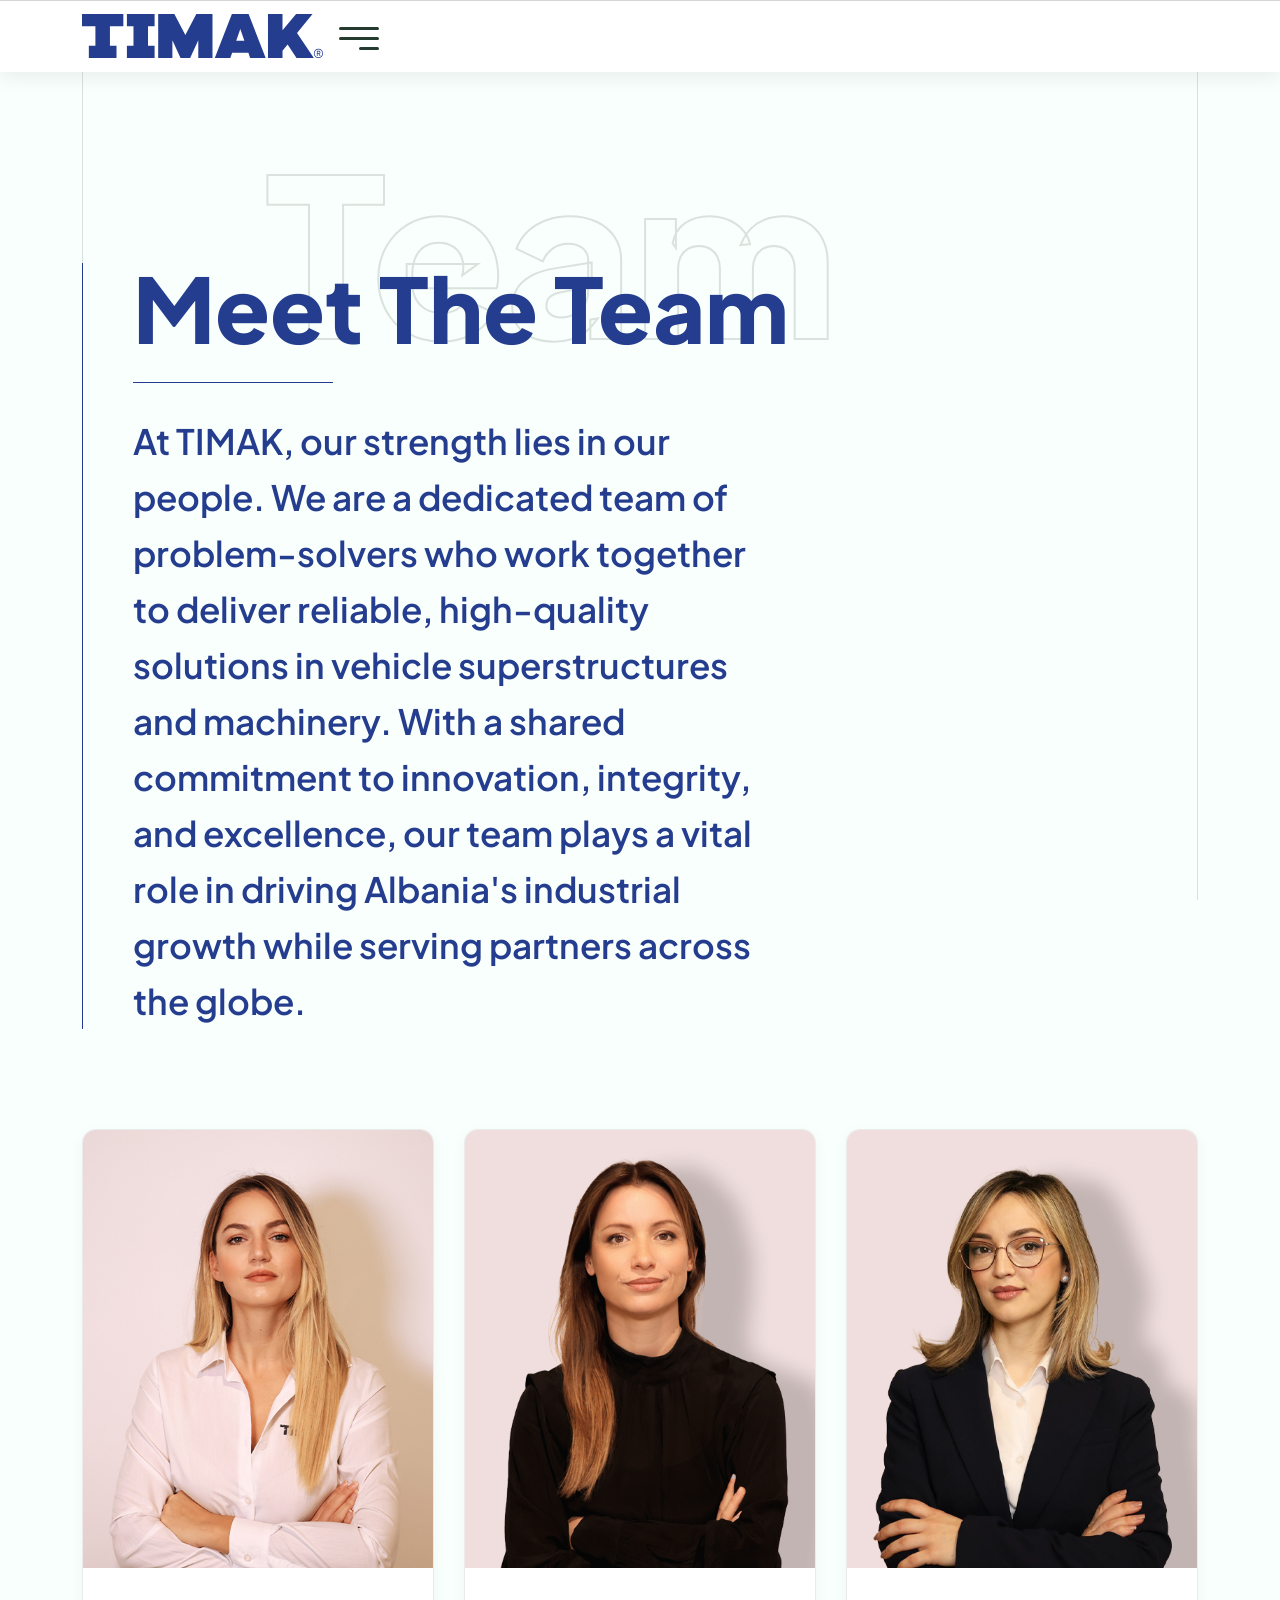
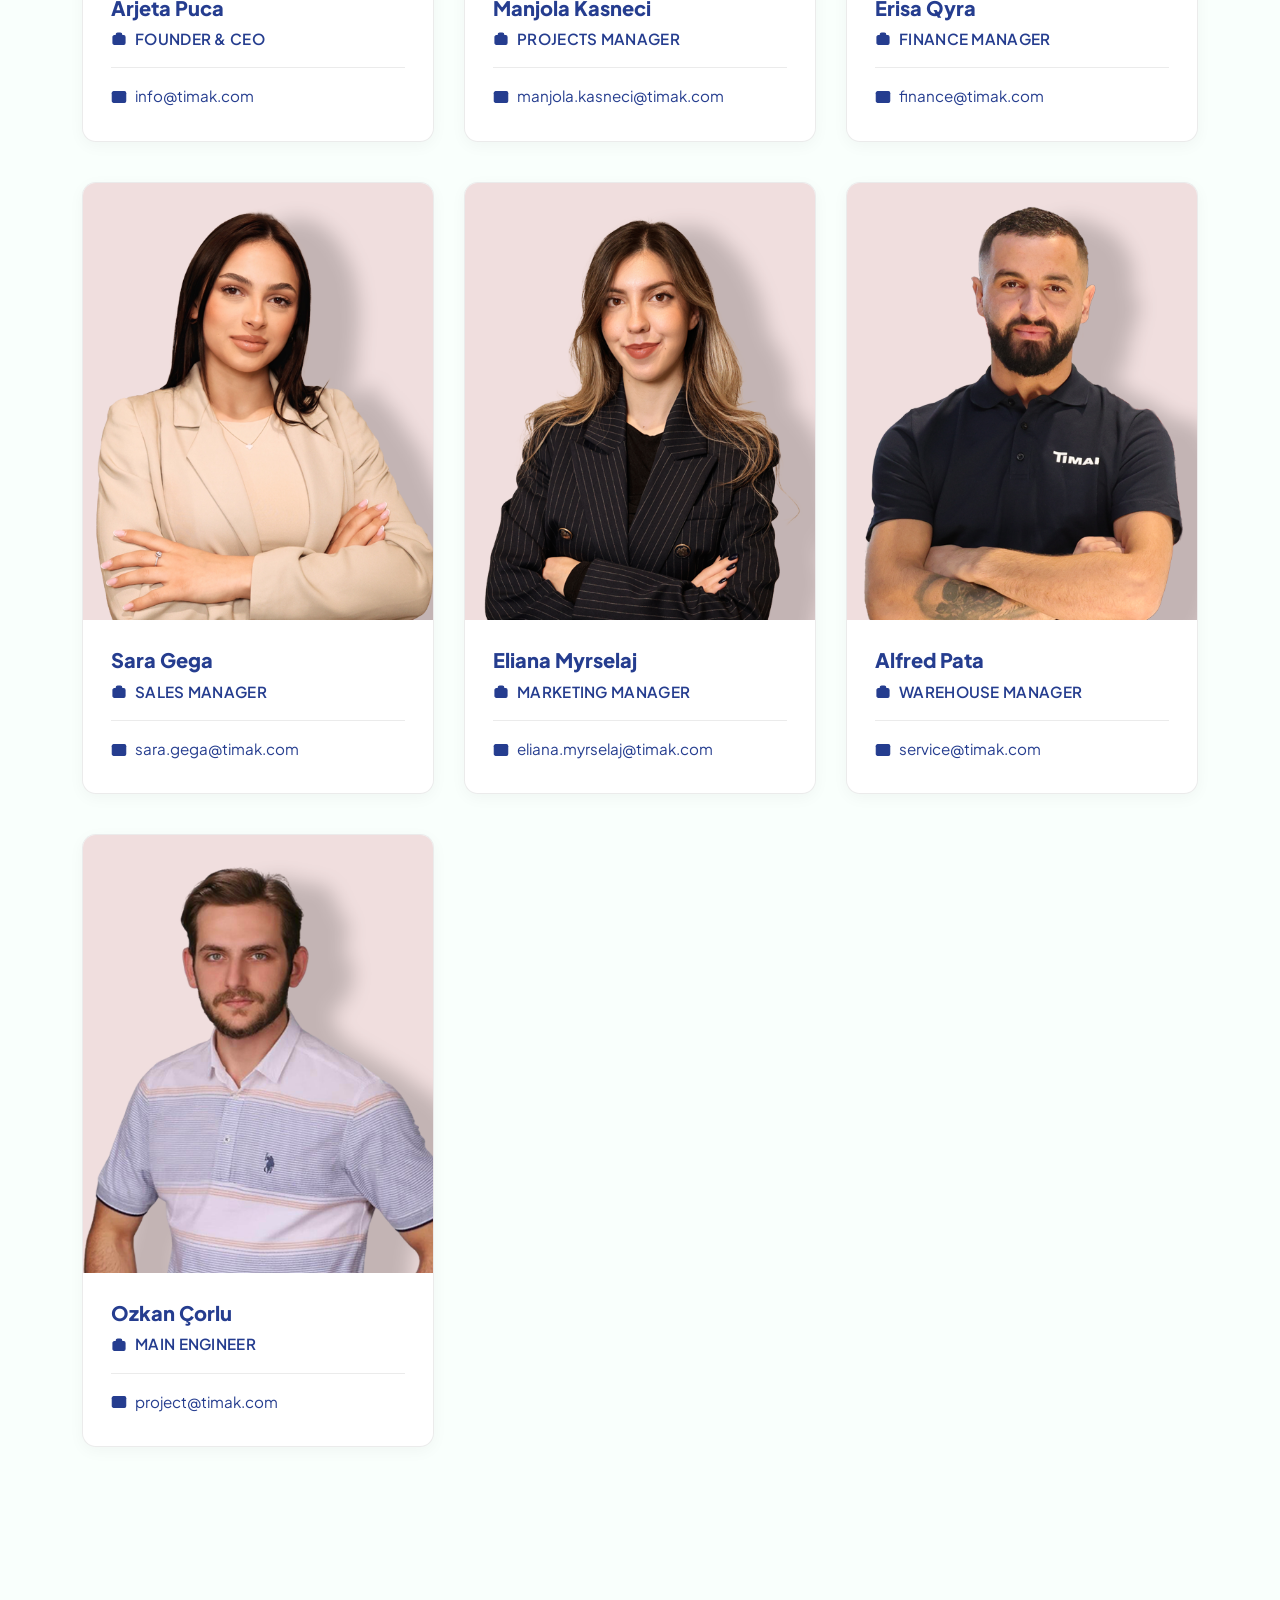
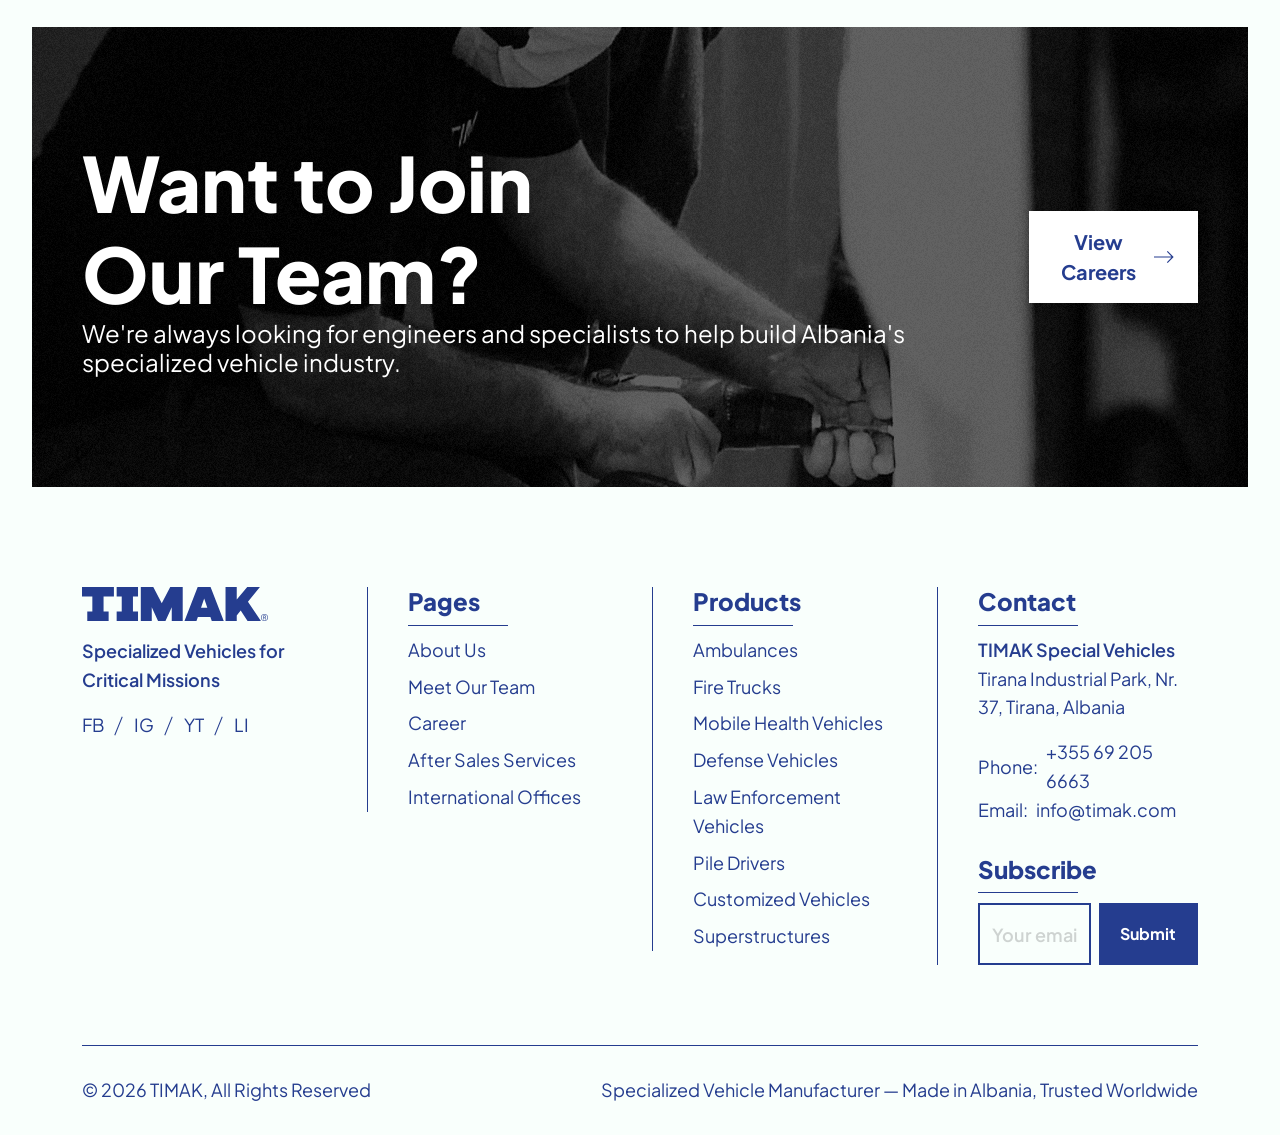
<file: team.html>
<!doctype html>
<html lang="en">

	<head>
		<meta charset="utf-8">
        <meta name="theme-color"  content="#0e2a52">
		<meta name="viewport" content="width=device-width, initial-scale=1">
		<meta name="description" content="Meet the team behind TIMAK — the people driving Albania's specialized vehicle manufacturing forward, from leadership to engineering." data-i18n-content="seo.team.description">
		<title data-i18n-doctitle="seo.team.title">Meet Our Team | TIMAK</title>
		<link rel="icon" type="image/svg+xml" href="assets/images/timak-logo-vertical.svg">
		<link rel="alternate icon" href="assets/images/fav-icon/favicon.ico">

		<link rel="preconnect" href="https://fonts.googleapis.com">
		<link rel="preconnect" href="https://fonts.gstatic.com" crossorigin>
		<link href="https://fonts.googleapis.com/css2?family=Plus+Jakarta+Sans:ital,wght@0,300;0,400;0,500;0,600;0,700;0,800;1,400;1,500;1,600;1,700;1,800&display=swap" rel="stylesheet">

		<link rel="stylesheet" href="assets/css/swiper-bundle.min.css">
		<link rel="stylesheet" href="assets/css/odometer.css">
		<link rel="stylesheet" href="assets/css/animate.css">
		<link rel="stylesheet" href="assets/css/magnific-popup.css">
		<link rel="stylesheet" href="assets/css/style.css">
		<link rel="stylesheet" href="assets/css/rtl.css">

		<style>
			.timak-logo-header{ height:38px; width:auto; display:block; }
			.timak-logo-footer{ height:34px; width:auto; display:block; }
			@media (min-width: 1200px){ .timak-logo-header{ height:44px; } }
			.lang-dropdown .dropdown-menu{ min-width:6rem; }
			.team-card-detailed{ background:#fff; border:1px solid rgba(0,0,0,.08); border-radius:14px; overflow:hidden; height:100%; box-shadow:0 4px 16px rgba(0,0,0,.04); transition:box-shadow .3s ease, transform .3s ease; }
			.team-card-detailed:hover{ box-shadow:0 16px 36px rgba(0,0,0,.1); transform:translateY(-4px); }
			.team-card-photo{ aspect-ratio:4/5; overflow:hidden; background:#f3f4f6; }
			.team-card-photo img{ display:block; width:100%; height:100%; object-fit:cover; object-position:top center; }
			.team-card-body{ padding:28px; }
			.team-card-name{ font-size:1.25rem; margin-bottom:.35rem; }
			.team-card-role{ color:var(--bs-primary); font-weight:600; display:flex; align-items:center; gap:8px; margin-bottom:.85rem; font-size:.95rem; text-transform:uppercase; letter-spacing:.02em; }
			.team-card-email{ display:inline-flex; align-items:center; gap:8px; color:var(--bs-secondary); text-decoration:none; font-size:.95rem; word-break:break-word; border-top:1px solid rgba(0,0,0,.08); padding-top:14px; width:100%; }
			.team-card-email:hover{ color:var(--bs-primary); }
			.team-card-role svg, .team-card-email svg{ flex-shrink:0; }
		</style>

	</head>



	<body>
		<div class="page">


			<div class="w-100 h-100 position-fixed top-0 start-0 page-lines">
				<div class="container position-relative h-100">
					<span class="page-line-start position-absolute h-100"></span>
					<span class="page-line-end position-absolute h-100"></span>
				</div>
			</div>

			<!--Header Section ======================-->
			<header class="section-header header-1 industria-nav sticky-navbar header-bg-1">
				<nav class="navbar navbar-expand-xxl navbar-light nav-border hover-menu">
					<div class="container">
						<div class="d-flex align-items-center justify-content-between d-xxl-none">
							<a href="index.html" class="navbar-brand logo">
								<img src="assets/images/timak-logo-horizontal.svg" class="timak-logo-header" alt="TIMAK - Specialized Vehicle Manufacturer">
							</a>
							<a href="#" class="toggler-icon text-decoration-none d-block" data-bs-toggle="offcanvas" data-bs-target="#industriaNavbar" aria-controls="industriaNavbar" aria-label="Toggle navigation">
								<svg width="40" height="23" viewBox="0 0 40 23" fill="none" xmlns="http://www.w3.org/2000/svg">
									<line x1="1.5" y1="1.5" x2="38.5" y2="1.5" stroke="#253B2F" stroke-width="3" stroke-linecap="round"/>
									<line x1="1.5" y1="11.5" x2="38.5" y2="11.5" stroke="#253B2F" stroke-width="3" stroke-linecap="round"/>
									<line x1="21.5" y1="21.5" x2="38.5" y2="21.5" stroke="#253B2F" stroke-width="3" stroke-linecap="round"/>
								</svg>
							</a>
						</div>
						<div class="collapse navbar-collapse">
							<div class="d-flex align-items-center justify-content-between flex-grow-1">
								<a href="index.html" class="navbar-brand logo d-none d-xxl-flex align-items-center me-4" style="margin-right:56px;">
									<img src="assets/images/timak-logo-horizontal.svg" class="timak-logo-header" alt="TIMAK - Specialized Vehicle Manufacturer">
								</a>
								<ul class="navbar-nav flex-grow-1 align-items-xl-center justify-content-xl-between gap-3">
									<li class="nav-item">
										<a class="nav-link" href="index.html" aria-label="nav-links" data-i18n="nav.home">Home</a>
									</li>
									<li class="nav-item dropdown">
										<a class="nav-link d-flex gap-2 align-items-center" href="products.html" aria-label="nav-links" data-bs-toggle="dropdown-hover" aria-expanded="false"><span data-i18n="nav.products">Products</span><span class="dropdown-icon">
												<svg width="12" height="9" viewBox="0 0 12 9" fill="none" xmlns="http://www.w3.org/2000/svg">
													<path d="M11 8L6 2L1 8"/>
												</svg>
											</span>
										</a>
										<div class="dropdown-menu dropdown-menu-lg dropdown-menu-divisions">
										<div class="row">
											<div class="col-lg-6">
												<div class="d-flex flex-column">
													<span class="dropdown-division-label" data-i18n="nav.products.division.emergency">TIMAK Emergency</span>
													<a class="dropdown-item dropdown-item-nested" href="products.html#ambulances" data-category="ambulances" aria-label="single-pages"><span class="link-hover-animation-1" data-i18n="nav.products.ambulances">Ambulances</span></a>
													<a class="dropdown-item dropdown-item-nested" href="products.html#firefighting-vehicles" data-category="firefighting-vehicles" aria-label="single-pages"><span class="link-hover-animation-1" data-i18n="nav.products.firefighting">Firefighting Vehicles</span></a>
													<a class="dropdown-item dropdown-item-nested" href="products.html#mobile-health-vehicles" data-category="mobile-health-vehicles" aria-label="single-pages"><span class="link-hover-animation-1" data-i18n="nav.products.mobileHealth">Mobile Health Vehicles</span></a>
													<span class="dropdown-division-label dropdown-division-label-spaced" data-i18n="nav.products.division.defence">TIMAK Defence</span>
													<a class="dropdown-item dropdown-item-nested" href="products.html#defence-vehicles" data-category="defence-vehicles" aria-label="single-pages"><span class="link-hover-animation-1" data-i18n="nav.products.defence">Defence Vehicles</span></a>
													<a class="dropdown-item dropdown-item-nested" href="products.html#law-enforcement-vehicles" data-category="law-enforcement-vehicles" aria-label="single-pages"><span class="link-hover-animation-1" data-i18n="nav.products.lawEnforcement">Law Enforcement Vehicles</span></a>
												</div>
											</div>
											<div class="col-lg-6">
												<div class="d-flex flex-column dropdown-items-separator separator">
													<span class="dropdown-division-label" data-i18n="nav.products.division.groundworks">TIMAK Groundworks</span>
													<a class="dropdown-item dropdown-item-nested" href="products.html#pile-drivers" data-category="pile-drivers" aria-label="single-pages"><span class="link-hover-animation-1" data-i18n="nav.products.pileDrivers">Pile Drivers</span></a>
													<span class="dropdown-division-label dropdown-division-label-spaced" data-i18n="nav.products.division.utility">TIMAK Utility</span>
													<a class="dropdown-item dropdown-item-nested" href="products.html#superstructures" data-category="superstructures" aria-label="single-pages"><span class="link-hover-animation-1" data-i18n="nav.products.superstructures">SuperStructures</span></a>
													<span class="dropdown-division-label dropdown-division-label-spaced" data-i18n="nav.products.division.engineering">TIMAK Engineering</span>
													<a class="dropdown-item dropdown-item-nested" href="products.html#customized-vehicles" data-category="customized-vehicles" aria-label="single-pages"><span class="link-hover-animation-1" data-i18n="nav.products.customized">Customized Vehicles</span></a>
												</div>
											</div>
										</div>
									</div>
									</li>
									<li class="nav-item">
										<a class="nav-link" href="after-sales-services.html" aria-label="nav-links" data-i18n="nav.afterSales">After Sales Services</a>
									</li>
									<li class="nav-item dropdown ">
                                        <a class="nav-link d-flex gap-2 align-items-center active" aria-current="page" href="#" aria-label="nav-links" data-bs-toggle="dropdown" aria-expanded="false"><span data-i18n="nav.company">Company</span><span class="dropdown-icon">
                                                <svg width="12" height="9" viewBox="0 0 12 9" fill="none" xmlns="http://www.w3.org/2000/svg">
                                                    <path d="M11 8L6 2L1 8"/>
                                                </svg>
                                            </span>
                                        </a>
                                        <ul class="dropdown-menu">
                                            <li><a class="dropdown-item" href="about-us.html" aria-label="single-pages"><span class="link-hover-animation-1" data-i18n="nav.company.aboutUs">About Us</span></a></li>
                                            <li><a class="dropdown-item" href="team.html" aria-label="single-pages"><span class="link-hover-animation-1" data-i18n="nav.company.team">Meet Our Team</span></a></li>
                                            <li><a class="dropdown-item" href="career.html" aria-label="single-pages"><span class="link-hover-animation-1" data-i18n="nav.company.career">Career</span></a></li>
                                            <li><a class="dropdown-item" href="international-offices.html" aria-label="single-pages"><span class="link-hover-animation-1" data-i18n="nav.company.offices">International Offices</span></a></li>
                                        </ul>
                                    </li>
									<li class="nav-item">
										<a class="nav-link" href="contact.html" data-i18n="nav.contact">Contact Us</a>
									</li>
									<li class="nav-item dropdown lang-dropdown">
										<a class="nav-link d-flex gap-2 align-items-center" href="#" aria-label="language switcher" data-bs-toggle="dropdown" aria-expanded="false">
											EN
											<span class="dropdown-icon">
												<svg width="12" height="9" viewBox="0 0 12 9" fill="none" xmlns="http://www.w3.org/2000/svg">
													<path d="M11 8L6 2L1 8"/>
												</svg>
											</span>
										</a>
										<ul class="dropdown-menu" data-lang-switcher>
											<li><a class="dropdown-item active" href="#" data-lang="en">EN</a></li>
											<li><a class="dropdown-item" href="#" data-lang="sq">SQ</a></li>
											<li><a class="dropdown-item" href="#" data-lang="ru">RU</a></li>
											<li><a class="dropdown-item" href="#" data-lang="es">ES</a></li>
											<li><a class="dropdown-item" href="#" data-lang="fr">FR</a></li>
											<li><a class="dropdown-item" href="#" data-lang="ar">AR</a></li>
										</ul>
									</li>
								</ul>
							</div>
						</div>
					</div>
					<!-- container-fluid -->
				</nav>

			</header>
			<!--Header Section ======================-->


			<!--Mobile-Header ======================-->
			<nav class="industria-nav" aria-label="Offcanvas navbar large">
				<div class="offcanvas offcanvas-end" data-bs-backdrop="static" tabindex="-1" id="industriaNavbar" aria-labelledby="industriaNavbarLabel">
					<div class="offcanvas-header">
						<span class="offcanvas-title" id="industriaNavbarLabel">
							<a href="index.html" class="navbar-brand logo">
								<img src="assets/images/timak-logo-horizontal.svg" class="timak-logo-header" alt="TIMAK - Specialized Vehicle Manufacturer">
							</a>
						</span>
						<button type="button" class="btn-close" data-bs-dismiss="offcanvas" aria-label="Close"></button>
					</div>
					<div class="offcanvas-body justify-content-between section-full-width">
						<ul class="navbar-nav flex-grow-1 align-items-xl-center gap-3 gap-xl-40 gap-xxl-50">
							<li class="nav-item">
								<a class="nav-link" href="index.html" aria-label="nav-links" data-i18n="nav.home">Home</a>
							</li>
							<li class="nav-item dropdown">
								<a class="nav-link d-flex gap-2 align-items-center" href="products.html" aria-label="nav-links" data-bs-toggle="dropdown-hover" aria-expanded="false"><span data-i18n="nav.products">Products</span><span class="dropdown-icon">
										<svg width="12" height="9" viewBox="0 0 12 9" fill="none" xmlns="http://www.w3.org/2000/svg">
											<path d="M11 8L6 2L1 8"/>
										</svg>
									</span>
								</a>
								<div class="dropdown-menu dropdown-menu-lg dropdown-menu-divisions">
										<div class="row">
											<div class="col-lg-6">
												<div class="d-flex flex-column">
													<span class="dropdown-division-label" data-i18n="nav.products.division.emergency">TIMAK Emergency</span>
													<a class="dropdown-item dropdown-item-nested" href="products.html#ambulances" data-category="ambulances" aria-label="single-pages"><span class="link-hover-animation-1" data-i18n="nav.products.ambulances">Ambulances</span></a>
													<a class="dropdown-item dropdown-item-nested" href="products.html#firefighting-vehicles" data-category="firefighting-vehicles" aria-label="single-pages"><span class="link-hover-animation-1" data-i18n="nav.products.firefighting">Firefighting Vehicles</span></a>
													<a class="dropdown-item dropdown-item-nested" href="products.html#mobile-health-vehicles" data-category="mobile-health-vehicles" aria-label="single-pages"><span class="link-hover-animation-1" data-i18n="nav.products.mobileHealth">Mobile Health Vehicles</span></a>
													<span class="dropdown-division-label dropdown-division-label-spaced" data-i18n="nav.products.division.defence">TIMAK Defence</span>
													<a class="dropdown-item dropdown-item-nested" href="products.html#defence-vehicles" data-category="defence-vehicles" aria-label="single-pages"><span class="link-hover-animation-1" data-i18n="nav.products.defence">Defence Vehicles</span></a>
													<a class="dropdown-item dropdown-item-nested" href="products.html#law-enforcement-vehicles" data-category="law-enforcement-vehicles" aria-label="single-pages"><span class="link-hover-animation-1" data-i18n="nav.products.lawEnforcement">Law Enforcement Vehicles</span></a>
												</div>
											</div>
											<div class="col-lg-6">
												<div class="d-flex flex-column dropdown-items-separator separator">
													<span class="dropdown-division-label" data-i18n="nav.products.division.groundworks">TIMAK Groundworks</span>
													<a class="dropdown-item dropdown-item-nested" href="products.html#pile-drivers" data-category="pile-drivers" aria-label="single-pages"><span class="link-hover-animation-1" data-i18n="nav.products.pileDrivers">Pile Drivers</span></a>
													<span class="dropdown-division-label dropdown-division-label-spaced" data-i18n="nav.products.division.utility">TIMAK Utility</span>
													<a class="dropdown-item dropdown-item-nested" href="products.html#superstructures" data-category="superstructures" aria-label="single-pages"><span class="link-hover-animation-1" data-i18n="nav.products.superstructures">SuperStructures</span></a>
													<span class="dropdown-division-label dropdown-division-label-spaced" data-i18n="nav.products.division.engineering">TIMAK Engineering</span>
													<a class="dropdown-item dropdown-item-nested" href="products.html#customized-vehicles" data-category="customized-vehicles" aria-label="single-pages"><span class="link-hover-animation-1" data-i18n="nav.products.customized">Customized Vehicles</span></a>
												</div>
											</div>
										</div>
									</div>
							</li>
							<li class="nav-item">
								<a class="nav-link" href="after-sales-services.html" aria-label="nav-links" data-i18n="nav.afterSales">After Sales Services</a>
							</li>
							<li class="nav-item dropdown ">
								<a class="nav-link d-flex gap-2 align-items-center active" aria-current="page" href="#" aria-label="nav-links" data-bs-toggle="dropdown" aria-expanded="false"><span data-i18n="nav.company">Company</span><span class="dropdown-icon">
										<svg width="12" height="9" viewBox="0 0 12 9" fill="none" xmlns="http://www.w3.org/2000/svg">
											<path d="M11 8L6 2L1 8"/>
										</svg>
									</span>
								</a>
								<ul class="dropdown-menu">
									<li><a class="dropdown-item" href="about-us.html" aria-label="single-pages"><span class="link-hover-animation-1" data-i18n="nav.company.aboutUs">About Us</span></a></li>
									<li><a class="dropdown-item" href="team.html" aria-label="single-pages"><span class="link-hover-animation-1" data-i18n="nav.company.team">Meet Our Team</span></a></li>
									<li><a class="dropdown-item" href="career.html" aria-label="single-pages"><span class="link-hover-animation-1" data-i18n="nav.company.career">Career</span></a></li>
									<li><a class="dropdown-item" href="international-offices.html" aria-label="single-pages"><span class="link-hover-animation-1" data-i18n="nav.company.offices">International Offices</span></a></li>
								</ul>
							</li>
							<li class="nav-item">
								<a class="nav-link" href="contact.html" data-i18n="nav.contact">Contact Us</a>
							</li>
							<li class="nav-item dropdown lang-dropdown">
								<a class="nav-link d-flex gap-2 align-items-center" href="#" aria-label="language switcher" data-bs-toggle="dropdown" aria-expanded="false">
									EN
									<span class="dropdown-icon">
										<svg width="12" height="9" viewBox="0 0 12 9" fill="none" xmlns="http://www.w3.org/2000/svg">
											<path d="M11 8L6 2L1 8"/>
										</svg>
									</span>
								</a>
								<ul class="dropdown-menu" data-lang-switcher>
									<li><a class="dropdown-item active" href="#" data-lang="en">EN</a></li>
									<li><a class="dropdown-item" href="#" data-lang="sq">SQ</a></li>
									<li><a class="dropdown-item" href="#" data-lang="ru">RU</a></li>
									<li><a class="dropdown-item" href="#" data-lang="es">ES</a></li>
									<li><a class="dropdown-item" href="#" data-lang="fr">FR</a></li>
									<li><a class="dropdown-item" href="#" data-lang="ar">AR</a></li>
								</ul>
							</li>
						</ul>
						<div class="d-flex align-items-center gap-40 gap-xxl-50 pt-30 pt-xl-0">
							<div>
								<a href="contact.html" class="btn btn-primary"><span data-i18n="common.getOffer">Get Offer</span></a>
							</div>
						</div>
					</div>
				</div>
			</nav>
			<!--Mobile-Header ======================-->



			<!--Banner Section ======================-->
			<section class="section-banner position-relative pt-60">
				<div class="section-full-width">
					<div class="section-title-wrapper position-relative">
						<div class="scroll-move">
							<span class="scrolling-text display-1 fw-extra-bold stroke-title text-stroke stroke-width-2 stroke-opacity-20 stroke-color lh-1" data-i18n="team.banner.eyebrow">Team</span>
						</div>

						<div class="container">
							<div class="section-title section-separator">
								<h1 class="fw-extra-bold heading-title separator lh-1" data-i18n="team.banner.title">Meet The Team</h1>
								<div class="d-flex flex-column flex-lg-row gap-4 align-items-lg-end justify-content-lg-between">
									<p class="fs-4 fw-semibold mb-0 subtitle subtitle-width" data-i18n="team.banner.subtitle">At TIMAK, our strength lies in our people. We are a dedicated team of problem-solvers who work together to deliver reliable, high-quality solutions in vehicle superstructures and machinery. With a shared commitment to innovation, integrity, and excellence, our team plays a vital role in driving Albania's industrial growth while serving partners across the globe.</p>
								</div>
							</div>
						</div>
					</div>
					<!-- section-title-wrapper -->
				</div>
				<!-- section-full-width -->
			</section>
			<!--Banner Section ======================-->



			<!--Team Section ======================-->
			<section class="section-team position-relative">
				<div class="container">
					<div class="row gx-30 gy-40 section-padding-lg">

						<div class="col-md-6 col-lg-4">
							<div class="team-card-detailed">
								<div class="team-card-photo">
									<img src="assets/images/team/arjeta-puca.png" alt="Arjeta Puca, Founder and CEO of TIMAK">
								</div>
								<div class="team-card-body">
									<h5 class="fw-extra-bold team-card-name">Arjeta Puca</h5>
									<p class="team-card-role"><svg width="16" height="16" viewBox="0 0 24 24" fill="none" stroke="currentColor" stroke-width="1.8" stroke-linecap="round" stroke-linejoin="round"><rect x="3" y="7" width="18" height="13" rx="2"/><path d="M8 7V5a2 2 0 0 1 2-2h4a2 2 0 0 1 2 2v2"/></svg> <span data-i18n="team.role.founderCEO">Founder & CEO</span></p>
									<a href="mailto:info@timak.com" class="team-card-email"><svg width="16" height="16" viewBox="0 0 24 24" fill="none" stroke="currentColor" stroke-width="1.8" stroke-linecap="round" stroke-linejoin="round"><rect x="2" y="4" width="20" height="16" rx="2"/><path d="m2 7 10 6 10-6"/></svg> info@timak.com</a>
								</div>
							</div>
						</div>

						<div class="col-md-6 col-lg-4">
							<div class="team-card-detailed">
								<div class="team-card-photo">
									<img src="assets/images/team/manjola-kasneci.png" alt="Manjola Kasneci, Projects Manager at TIMAK">
								</div>
								<div class="team-card-body">
									<h5 class="fw-extra-bold team-card-name">Manjola Kasneci</h5>
									<p class="team-card-role"><svg width="16" height="16" viewBox="0 0 24 24" fill="none" stroke="currentColor" stroke-width="1.8" stroke-linecap="round" stroke-linejoin="round"><rect x="3" y="7" width="18" height="13" rx="2"/><path d="M8 7V5a2 2 0 0 1 2-2h4a2 2 0 0 1 2 2v2"/></svg> <span data-i18n="team.role.projectsManager">Projects Manager</span></p>
									<a href="mailto:manjola.kasneci@timak.com" class="team-card-email"><svg width="16" height="16" viewBox="0 0 24 24" fill="none" stroke="currentColor" stroke-width="1.8" stroke-linecap="round" stroke-linejoin="round"><rect x="2" y="4" width="20" height="16" rx="2"/><path d="m2 7 10 6 10-6"/></svg> manjola.kasneci@timak.com</a>
								</div>
							</div>
						</div>

						<div class="col-md-6 col-lg-4">
							<div class="team-card-detailed">
								<div class="team-card-photo">
									<img src="assets/images/team/erisa-qyra.png" alt="Erisa Qyra, Finance Manager at TIMAK">
								</div>
								<div class="team-card-body">
									<h5 class="fw-extra-bold team-card-name">Erisa Qyra</h5>
									<p class="team-card-role"><svg width="16" height="16" viewBox="0 0 24 24" fill="none" stroke="currentColor" stroke-width="1.8" stroke-linecap="round" stroke-linejoin="round"><rect x="3" y="7" width="18" height="13" rx="2"/><path d="M8 7V5a2 2 0 0 1 2-2h4a2 2 0 0 1 2 2v2"/></svg> <span data-i18n="team.role.financeManager">Finance Manager</span></p>
									<a href="mailto:finance@timak.com" class="team-card-email"><svg width="16" height="16" viewBox="0 0 24 24" fill="none" stroke="currentColor" stroke-width="1.8" stroke-linecap="round" stroke-linejoin="round"><rect x="2" y="4" width="20" height="16" rx="2"/><path d="m2 7 10 6 10-6"/></svg> finance@timak.com</a>
								</div>
							</div>
						</div>

						<div class="col-md-6 col-lg-4">
							<div class="team-card-detailed">
								<div class="team-card-photo">
									<img src="assets/images/team/sara-gega.png" alt="Sara Gega, Sales Manager at TIMAK">
								</div>
								<div class="team-card-body">
									<h5 class="fw-extra-bold team-card-name">Sara Gega</h5>
									<p class="team-card-role"><svg width="16" height="16" viewBox="0 0 24 24" fill="none" stroke="currentColor" stroke-width="1.8" stroke-linecap="round" stroke-linejoin="round"><rect x="3" y="7" width="18" height="13" rx="2"/><path d="M8 7V5a2 2 0 0 1 2-2h4a2 2 0 0 1 2 2v2"/></svg> <span data-i18n="team.role.salesManager">Sales Manager</span></p>
									<a href="mailto:sara.gega@timak.com" class="team-card-email"><svg width="16" height="16" viewBox="0 0 24 24" fill="none" stroke="currentColor" stroke-width="1.8" stroke-linecap="round" stroke-linejoin="round"><rect x="2" y="4" width="20" height="16" rx="2"/><path d="m2 7 10 6 10-6"/></svg> sara.gega@timak.com</a>
								</div>
							</div>
						</div>

						<div class="col-md-6 col-lg-4">
							<div class="team-card-detailed">
								<div class="team-card-photo">
									<img src="assets/images/team/eliana-myrselaj.png" alt="Eliana Myrselaj, Marketing Manager at TIMAK">
								</div>
								<div class="team-card-body">
									<h5 class="fw-extra-bold team-card-name">Eliana Myrselaj</h5>
									<p class="team-card-role"><svg width="16" height="16" viewBox="0 0 24 24" fill="none" stroke="currentColor" stroke-width="1.8" stroke-linecap="round" stroke-linejoin="round"><rect x="3" y="7" width="18" height="13" rx="2"/><path d="M8 7V5a2 2 0 0 1 2-2h4a2 2 0 0 1 2 2v2"/></svg> <span data-i18n="team.role.marketingManager">Marketing Manager</span></p>
									<a href="mailto:eliana.myrselaj@timak.com" class="team-card-email"><svg width="16" height="16" viewBox="0 0 24 24" fill="none" stroke="currentColor" stroke-width="1.8" stroke-linecap="round" stroke-linejoin="round"><rect x="2" y="4" width="20" height="16" rx="2"/><path d="m2 7 10 6 10-6"/></svg> eliana.myrselaj@timak.com</a>
								</div>
							</div>
						</div>

						<div class="col-md-6 col-lg-4">
							<div class="team-card-detailed">
								<div class="team-card-photo">
									<img src="assets/images/team/alfred-pata.png" alt="Alfred Pata, Warehouse Manager at TIMAK">
								</div>
								<div class="team-card-body">
									<h5 class="fw-extra-bold team-card-name">Alfred Pata</h5>
									<p class="team-card-role"><svg width="16" height="16" viewBox="0 0 24 24" fill="none" stroke="currentColor" stroke-width="1.8" stroke-linecap="round" stroke-linejoin="round"><rect x="3" y="7" width="18" height="13" rx="2"/><path d="M8 7V5a2 2 0 0 1 2-2h4a2 2 0 0 1 2 2v2"/></svg> <span data-i18n="team.role.warehouseManager">Warehouse Manager</span></p>
									<a href="mailto:service@timak.com" class="team-card-email"><svg width="16" height="16" viewBox="0 0 24 24" fill="none" stroke="currentColor" stroke-width="1.8" stroke-linecap="round" stroke-linejoin="round"><rect x="2" y="4" width="20" height="16" rx="2"/><path d="m2 7 10 6 10-6"/></svg> service@timak.com</a>
								</div>
							</div>
						</div>

						<div class="col-md-6 col-lg-4">
							<div class="team-card-detailed">
								<div class="team-card-photo">
									<img src="assets/images/team/ozkan-corlu.png" alt="Ozkan Çorlu, Main Engineer at TIMAK">
								</div>
								<div class="team-card-body">
									<h5 class="fw-extra-bold team-card-name">Ozkan &Ccedil;orlu</h5>
									<p class="team-card-role"><svg width="16" height="16" viewBox="0 0 24 24" fill="none" stroke="currentColor" stroke-width="1.8" stroke-linecap="round" stroke-linejoin="round"><rect x="3" y="7" width="18" height="13" rx="2"/><path d="M8 7V5a2 2 0 0 1 2-2h4a2 2 0 0 1 2 2v2"/></svg> <span data-i18n="team.role.mainEngineer">Main Engineer</span></p>
									<a href="mailto:project@timak.com" class="team-card-email"><svg width="16" height="16" viewBox="0 0 24 24" fill="none" stroke="currentColor" stroke-width="1.8" stroke-linecap="round" stroke-linejoin="round"><rect x="2" y="4" width="20" height="16" rx="2"/><path d="m2 7 10 6 10-6"/></svg> project@timak.com</a>
								</div>
							</div>
						</div>

					</div>
				</div>
			</section>
			<!--Team Section ======================-->


			<!--Feedback Section (CTA) ======================-->
			<section id="feedback" class="section-feedback feedback-1 pt-50 pt-lg-100 pt-xxl-120">
				<div class="section-full-width">
					<div class="feedback-wrapper feedback-bg-1 position-relative">
						<div class="container">
							<div class="feedback-content d-flex flex-column gap-40 flex-md-row align-items-md-center justify-content-md-between">
								<div>
									<h2 class="fw-extra-bold feedback-title display-4 mb-3" data-i18n="team.feedback.title">Want to Join Our Team?</h2>
									<p class="mb-0 fs-5" data-i18n="team.feedback.text">We're always looking for engineers and specialists to help build Albania's specialized vehicle industry.</p>
								</div>
								<div class="industria-button d-flex flex-wrap gap-3">
									<a href="career.html" class="btn btn-xl btn-white gap-10">
										<span data-i18n="team.feedback.cta">View Careers</span>
										<svg class="arrow" width="35" height="22" viewBox="0 0 35 22" fill="none" xmlns="http://www.w3.org/2000/svg"><path fill-rule="evenodd" clip-rule="evenodd" d="M24 0.585815L34.4142 10.9999L24 21.4142L22.5858 20L30.5857 12L0 12L2.38419e-07 10L30.5858 10L22.5858 2.00003L24 0.585815Z"></path></svg>
									</a>
								</div>
							</div>
						</div>
					</div>
				</div>
			</section>
			<!--Feedback Section ======================-->


			<!--Footer Section ======================-->
			<footer class="section-footer pt-5 pt-lg-100 pt-xxl-120 section-full-width position-relative">
				<div class="container">
					<div class="footer-contents">
						<div class="row gy-5 gy-lg-0">
							<div class="col-lg-3">
								<div>
									<a class="navbar-brand py-0" href="index.html">
									<span class="logo"><img src="assets/images/timak-logo-horizontal.svg" class="timak-logo-footer" alt="TIMAK logo"></span>
									</a>
									<p class="py-10 py-lg-3 mb-0 fw-semibold"><span data-i18n="footer.tagline">Specialized Vehicles for Critical Missions</span></p>
									<ul class="contact-lists list-unstyled mb-0 d-flex">
										<li><a href="https://www.facebook.com/timakalbania" target="_blank" rel="noopener" class="link-hover-animation-1 text-decoration-none text-uppercase">fb</a></li>
										<li><a href="https://www.instagram.com/timakofficial/" target="_blank" rel="noopener" class="link-hover-animation-1 text-decoration-none text-uppercase">ig</a></li>
										<li><a href="https://www.youtube.com/channel/UCKZ67lQ3aa48U2AndTVSTgg" target="_blank" rel="noopener" class="link-hover-animation-1 text-decoration-none text-uppercase">yt</a></li>
										<li><a href="https://www.linkedin.com/company/timak/" target="_blank" rel="noopener" class="link-hover-animation-1 text-decoration-none text-uppercase">li</a></li>
									</ul>
								</div>
							</div>
							<div class="col-lg-3 col-xxl-2">
								<div class="address-details">
									<h5 class="fw-extra-bold separator"><span data-i18n="footer.pages">Pages</span></h5>
									<ul class="list-unstyled d-flex flex-column gap-2 mb-0">
										<li><a href="about-us.html" class="text-decoration-none link-hover-animation-1" data-i18n="footer.pages.aboutUs">About Us</a></li>
										<li><a href="team.html" class="text-decoration-none link-hover-animation-1" data-i18n="footer.pages.team">Meet Our Team</a></li>
										<li><a href="career.html" class="text-decoration-none link-hover-animation-1" data-i18n="footer.pages.career">Career</a></li>
										<li><a href="after-sales-services.html" class="text-decoration-none link-hover-animation-1" data-i18n="footer.pages.afterSales">After Sales Services</a></li>
										<li><a href="international-offices.html" class="text-decoration-none link-hover-animation-1" data-i18n="footer.pages.offices">International Offices</a></li>
									</ul>
								</div>
							</div>
							<div class="col-lg-3 col-xxl-3">
								<div class="address-details">
									<h5 class="fw-extra-bold separator"><span data-i18n="footer.products">Products</span></h5>
									<ul class="list-unstyled d-flex flex-column gap-2 mb-0">
										<li><a href="products.html#ambulances" class="text-decoration-none link-hover-animation-1" data-i18n="footer.products.ambulances">Ambulances</a></li>
										<li><a href="products.html#firefighting-vehicles" class="text-decoration-none link-hover-animation-1" data-i18n="footer.products.fireTrucks">Fire Trucks</a></li>
										<li><a href="products.html#mobile-health-vehicles" class="text-decoration-none link-hover-animation-1" data-i18n="footer.products.mobileHealth">Mobile Health Vehicles</a></li>
										<li><a href="products.html#defence-vehicles" class="text-decoration-none link-hover-animation-1" data-i18n="footer.products.defenseVehicles">Defense Vehicles</a></li>
										<li><a href="products.html#law-enforcement-vehicles" class="text-decoration-none link-hover-animation-1" data-i18n="footer.products.lawEnforcement">Law Enforcement Vehicles</a></li>
										<li><a href="products.html#pile-drivers" class="text-decoration-none link-hover-animation-1" data-i18n="footer.products.pileDrivers">Pile Drivers</a></li>
										<li><a href="products.html#customized-vehicles" class="text-decoration-none link-hover-animation-1" data-i18n="footer.products.customized">Customized Vehicles</a></li>
										<li><a href="products.html#superstructures" class="text-decoration-none link-hover-animation-1" data-i18n="footer.products.superstructures">Superstructures</a></li>
									</ul>
								</div>
							</div>
							<div class="col-lg-3 col-xxl-4">
								<div class="address-details">
									<h5 class="fw-extra-bold separator"><span data-i18n="footer.contact">Contact</span></h5>
									<div class="footer-address">
										<p class="fw-semibold mb-0"><span data-i18n="footer.companyName">TIMAK Special Vehicles</span></p>
										<p><span data-i18n="footer.address">Tirana Industrial Park, Nr. 37, Tirana, Albania</span></p>
									</div>
									<div class="d-flex flex-column mb-30">
										<p class="mb-0 d-flex align-items-center gap-2"><span data-i18n="footer.phoneLabel">Phone:</span> <a href="tel:+355692056663" class="text-decoration-none link-hover-animation-1">+355 69 205 6663</a></p>
										<p class="mb-0 d-flex align-items-center gap-2"><span data-i18n="footer.emailLabel">Email:</span> <a href="mailto:info@timak.com" class="text-decoration-none link-hover-animation-1">info@timak.com</a></p>
									</div>
									<h5 class="fw-extra-bold separator"><span data-i18n="footer.subscribe">Subscribe</span></h5>
									<form action="#" class="d-flex gap-2">
										<input type="email" class="form-control" placeholder="Your email address" aria-label="Subscribe to TIMAK newsletter" data-i18n-placeholder="footer.emailPlaceholder" required>
										<button type="submit" class="btn btn-primary"><span data-i18n="common.submit">Submit</span></button>
									</form>
								</div>
							</div>
						</div>
					</div>
					<div class="copyright d-flex flex-column gap-2 flex-lg-row justify-content-lg-between align-items-lg-center text-center text-sm-start">
						<p class="mb-0">&copy; <span class="dynamic-year"></span> <span data-i18n="footer.copyright">TIMAK, All Rights Reserved</span></p>
						<p class="mb-0"><span data-i18n="footer.bottomTagline">Specialized Vehicle Manufacturer — Made in Albania, Trusted Worldwide</span></p>
					</div>
				</div>
			</footer>
			<!--Footer Section ======================-->

			<!--Back-to-top ======================-->
			<div class="progressCounter progressScroll progress-scroll-opacity-0">
				<div class="progressScroll-border">
				  <div class="progressScroll-circle">
					<span class="progressScroll-text text-white">
						<svg width="24" height="24" viewBox="0 0 54 54" fill="none" xmlns="http://www.w3.org/2000/svg"><path d="M12.1758 41.7882C11.4955 41.1079 11.4388 40.0401 12.0057 39.2953L12.1758 39.1007L39.0508 12.2256C39.7929 11.4835 40.9962 11.4835 41.7383 12.2256C42.4186 12.9059 42.4753 13.9737 41.9084 14.7185L41.7383 14.9131L14.8633 41.7882C14.1211 42.5303 12.9179 42.5303 12.1758 41.7882Z"/><path d="M18.7659 15.5153C17.7163 15.5175 16.8637 14.6685 16.8614 13.619C16.8594 12.6649 17.5608 11.8735 18.4769 11.7358L18.7577 11.7146L40.3903 11.668C41.3473 11.6659 42.14 12.3714 42.2746 13.2906L42.2947 13.5723L42.25 35.2067C42.2478 36.2562 41.3952 37.1052 40.3457 37.1031C39.3916 37.1011 38.6031 36.3963 38.4693 35.4797L38.4493 35.1988L38.489 15.4727L18.7659 15.5153Z"/></svg>
					</span>
					</div>
				</div>
			</div>
			<!--Back-to-top ======================-->

		</div>
		<!-- pages -->

			<script src="assets/js/jquery-3.7.0.min.js"></script>
			<script src="assets/js/lenis.min.js"></script>
			<script src="assets/js/bootstrap.bundle.min.js"></script>
			<script src="assets/js/swiper-bundle.min.js"></script>
			<script src="assets/js/jquery.magnific-popup.min.js"></script>
			<script src="assets/js/anime.min.js"></script>
			<script src="assets/js/animate.js"></script>
			<script src="assets/js/wow.min.js"></script>
			<script src="assets/js/odometer.js"></script>
			<script src="assets/js/jquery.progressScroll.min.js"></script>
			<script src="assets/js/gsap.min.js"></script>
			<script src="assets/js/scrollTrigger.min.js"></script>
			<script src="assets/js/script.js"></script>
			<script src="assets/js/i18n/i18n-data-shared.js"></script>
			<script src="assets/js/i18n/i18n-data-team.js"></script>
			<script src="assets/js/i18n/i18n-engine.js"></script>
	</body>
</html>
</file>
<file: assets/css/odometer.css>
/* Odometer */
.odometer.odometer-auto-theme,
.odometer.odometer-auto-theme .odometer-digit,
.odometer.odometer-theme-default,
.odometer.odometer-theme-default .odometer-digit {
    -moz-box-orient: vertical;
    display: inline-block;
    vertical-align: middle;
    position: relative;
}
.odometer.odometer-auto-theme .odometer-digit .odometer-digit-spacer,
.odometer.odometer-theme-default .odometer-digit .odometer-digit-spacer {
    -moz-box-orient: vertical;
    display: inline-block;
    vertical-align: middle;
    visibility: hidden;
}
.odometer.odometer-auto-theme .odometer-digit .odometer-digit-inner,
.odometer.odometer-theme-default .odometer-digit .odometer-digit-inner {
    text-align: left;
    display: block;
    position: absolute;
    top: 0;
    left: 0;
    right: 0;
    bottom: 0;
    overflow: hidden;
}
.odometer.odometer-auto-theme .odometer-digit .odometer-ribbon,
.odometer.odometer-theme-default .odometer-digit .odometer-ribbon {
    display: block;
}
.odometer.odometer-auto-theme .odometer-digit .odometer-ribbon-inner,
.odometer.odometer-theme-default .odometer-digit .odometer-ribbon-inner {
    display: block;
    -webkit-backface-visibility: hidden;
}
.odometer.odometer-auto-theme .odometer-digit .odometer-value,
.odometer.odometer-theme-default .odometer-digit .odometer-value {
    display: block;
    -webkit-transform: translateZ(0);
    font-weight: bold;
    margin-top: -3px;
}
.odometer.odometer-auto-theme .odometer-digit .odometer-value.odometer-last-value,
.odometer.odometer-theme-default .odometer-digit .odometer-value.odometer-last-value {
    position: absolute;
}
.odometer.odometer-auto-theme.odometer-animating-up .odometer-ribbon-inner,
.odometer.odometer-theme-default.odometer-animating-up .odometer-ribbon-inner {
    -webkit-transition: -webkit-transform 2s;
    -moz-transition: -moz-transform 2s;
    -ms-transition: -ms-transform 2s;
    -o-transition: -o-transform 2s;
    transition: transform 2s;
}
.odometer.odometer-auto-theme.odometer-animating-down .odometer-ribbon-inner,
.odometer.odometer-auto-theme.odometer-animating-up.odometer-animating .odometer-ribbon-inner,
.odometer.odometer-theme-default.odometer-animating-down .odometer-ribbon-inner,
.odometer.odometer-theme-default.odometer-animating-up.odometer-animating .odometer-ribbon-inner {
    -webkit-transform: translateY(-100%);
    -moz-transform: translateY(-100%);
    -ms-transform: translateY(-100%);
    -o-transform: translateY(-100%);
    transform: translateY(-100%);
}
.odometer.odometer-auto-theme.odometer-animating-down.odometer-animating .odometer-ribbon-inner,
.odometer.odometer-theme-default.odometer-animating-down.odometer-animating .odometer-ribbon-inner {
    -webkit-transition: -webkit-transform 2s;
    -ms-transition: -ms-transform 2s;
    -o-transition: -o-transform 2s;
    transition: transform 2s;
    -webkit-transform: translateY(0);
    -moz-transform: translateY(0);
    -ms-transform: translateY(0);
    -o-transform: translateY(0);
    transform: translateY(0);
}
</file>
<file: assets/css/rtl.css>
/* TIMAK RTL support — everything here is scoped under [dir="rtl"] (set on <html> only
   when Arabic is the active language by the i18n engine) so it has zero effect on the
   LTR languages (EN, SQ, RU, ES, FR). This file loads after style.css so it can win
   on specificity ties. The bundled Bootstrap build in style.css uses physical
   left/right properties (not CSS logical properties), so utility classes do not
   auto-flip with dir="rtl" — the overrides below mirror the specific ones actually
   used across the site rather than reimplementing all of Bootstrap's RTL variant. */

[dir="rtl"] {
	direction: rtl;
}

[dir="rtl"] body {
	text-align: right;
}

/* Numbers, emails, phone numbers, model names and URLs must stay LTR and readable
   even inside an RTL page. */
[dir="rtl"] a[href^="tel:"],
[dir="rtl"] a[href^="mailto:"],
[dir="rtl"] a[href^="http"],
[dir="rtl"] .timak-product-eyebrow,
[dir="rtl"] .product-hero-title,
[dir="rtl"] .product-version-title {
	direction: ltr;
	unicode-bidi: isolate;
}
[dir="rtl"] .footer-address a[href^="tel:"],
[dir="rtl"] .footer-address ~ * a[href^="mailto:"] {
	direction: ltr;
	unicode-bidi: isolate;
}

/* ===== Generic alignment utilities actually used on the site ===== */
[dir="rtl"] .text-start { text-align: right; }
[dir="rtl"] .text-end { text-align: left; }
[dir="rtl"] .text-sm-start { text-align: right; }
[dir="rtl"] .text-lg-end { text-align: left; }

/* ===== Logical-named spacing utilities that are physical (left/right) in this
   bundled Bootstrap build, mirrored for the exact classes used on the site ===== */
[dir="rtl"] .me-4 { margin-right: 0; margin-left: 1.5rem; }
[dir="rtl"] .ms-0 { margin-left: 0; margin-right: 0; }
[dir="rtl"] .start-0 { left: auto; right: 0; }
[dir="rtl"] .end-0 { right: auto; left: 0; }
@media (min-width: 992px) {
	[dir="rtl"] .ms-lg-n30 { margin-left: 0; margin-right: -1.875rem; }
}
@media (min-width: 1200px) {
	[dir="rtl"] .ms-xl-0 { margin-left: 0; margin-right: 0; }
}
@media (min-width: 1400px) {
	[dir="rtl"] .ms-xxl-0 { margin-left: 0; margin-right: 0; }
}

/* ===== Dropdowns (nav Products/Company/language menus) ===== */
[dir="rtl"] .dropdown-menu {
	text-align: right;
}
[dir="rtl"] .dropdown-menu[data-bs-popper] {
	left: auto;
	right: 0;
}

/* ===== Directional icons — arrows should point toward reading-start in RTL ===== */
[dir="rtl"] .btn svg[viewBox="0 0 35 22"],
[dir="rtl"] .next-btn svg,
[dir="rtl"] .prev-btn svg,
[dir="rtl"] svg.arrow,
[dir="rtl"] svg.arrow-reverse {
	transform: scaleX(-1);
}

/* ===== Forms ===== */
[dir="rtl"] .form-control,
[dir="rtl"] textarea.form-control,
[dir="rtl"] select.form-select {
	text-align: right;
}

/* ===== Category jump-nav / progress indicator (products.html) ===== */
[dir="rtl"] .category-jumpnav ul {
	padding-right: 0;
}
[dir="rtl"] .products-progress-fill {
	right: 0;
	left: auto;
}

/* ===== Footer columns already reflow correctly via Bootstrap's row/col flex order
   under dir="rtl" (native browser behavior); only the icon-in-text bits need help. */
[dir="rtl"] .footer-address,
[dir="rtl"] .d-flex.flex-column.mb-30 p {
	text-align: right;
}

/* ===== Mobile offcanvas menu: mirror it to open from the left (the RTL "start"
   edge) instead of the right. Bootstrap's .offcanvas-end is hardcoded to the right
   edge (right:0; transform:translateX(100%)) since this build uses physical
   properties; re-anchor it to the left and reverse the slide-in transform so it
   still resolves to translateX(0) (via the existing .show/.showing rule) when open. */
[dir="rtl"] .offcanvas.offcanvas-end {
	right: auto;
	left: 0;
	border-left: 0;
	border-right: var(--bs-offcanvas-border-width) solid var(--bs-offcanvas-border-color);
	transform: translateX(-100%);
}
[dir="rtl"] .offcanvas.offcanvas-end.showing,
[dir="rtl"] .offcanvas.offcanvas-end.show:not(.hiding) {
	transform: none;
}
</file>
